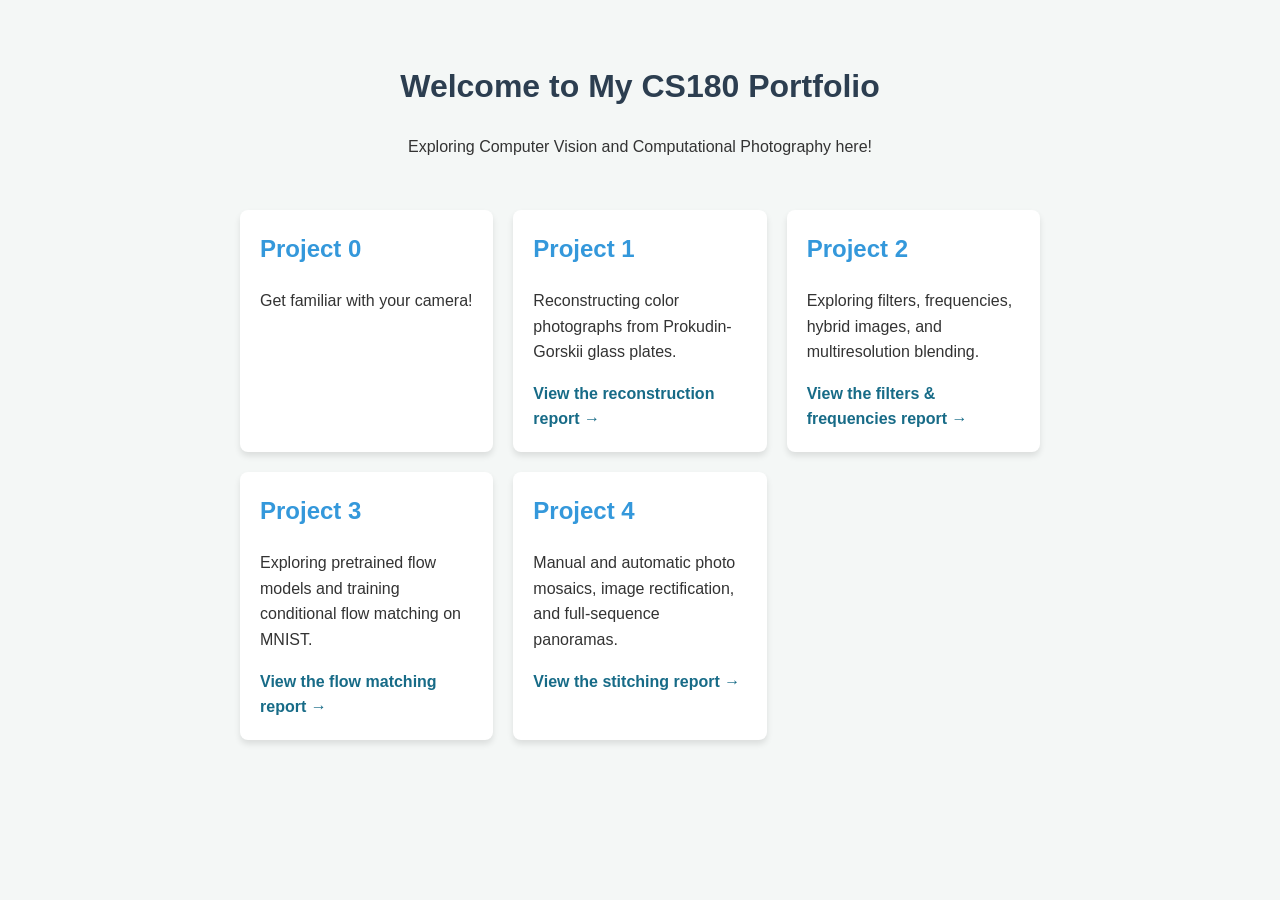
<file: index.html>
<!DOCTYPE html>
<html lang="en">
<head>
    <meta charset="UTF-8">
    <meta name="viewport" content="width=device-width, initial-scale=1.0">
    <title>My CS180 Portfolio</title>
    <style>
        body {
            font-family: 'Segoe UI', Tahoma, Geneva, Verdana, sans-serif;
            line-height: 1.6;
            color: #333;
            max-width: 800px;
            margin: 0 auto;
            padding: 40px 20px;
            background-color: #f4f7f6;
        }
        header {
            text-align: center;
            margin-bottom: 50px;
        }
        h1 { color: #2c3e50; }
        .project-grid {
            display: grid;
            grid-template-columns: repeat(auto-fill, minmax(250px, 1fr));
            gap: 20px;
        }
        .project-card {
            background: white;
            padding: 20px;
            border-radius: 8px;
            box-shadow: 0 4px 6px rgba(0,0,0,0.1);
            transition: transform 0.2s;
            text-decoration: none;
            color: #333;
            display: block;
        }
        .project-card:hover {
            transform: translateY(-5px);
            box-shadow: 0 6px 12px rgba(0,0,0,0.15);
        }
        .project-card h2 { margin-top: 0; color: #3498db; }
    </style>
</head>
<body>

    <header>
        <h1>Welcome to My CS180 Portfolio</h1>
        <p>Exploring Computer Vision and Computational Photography here!</p>
    </header>

    <div class="project-grid">
        <!-- Project 0 Card -->
        <a href="./0/index.html" class="project-card">
            <h2>Project 0</h2>
            <p> Get familiar with your camera!</p>
        </a>

        <!-- Project 1 Card -->
        <a href="./pj1/index.html" class="project-card">
            <h2>Project 1</h2>
            <p>Reconstructing color photographs from Prokudin-Gorskii glass plates.</p>
            <span style="color:#176b87;font-weight:600">View the reconstruction report &rarr;</span>
        </a>
        
        <!-- Project 2 Card -->
        <a href="./pj2/index.html" class="project-card">
            <h2>Project 2</h2>
            <p>Exploring filters, frequencies, hybrid images, and multiresolution blending.</p>
            <span style="color:#176b87;font-weight:600">View the filters &amp; frequencies report &rarr;</span>
        </a>

        <!-- Project 3 Card -->
        <a href="./pj3/index.html" class="project-card">
            <h2>Project 3</h2>
            <p>Exploring pretrained flow models and training conditional flow matching on MNIST.</p>
            <span style="color:#176b87;font-weight:600">View the flow matching report &rarr;</span>
        </a>

        <!-- Project 4 Card -->
        <a href="./pj4/index.html" class="project-card">
            <h2>Project 4</h2>
            <p>Manual and automatic photo mosaics, image rectification, and full-sequence panoramas.</p>
            <span style="color:#176b87;font-weight:600">View the stitching report &rarr;</span>
        </a>

    </div>

</body>
</html>
</file>
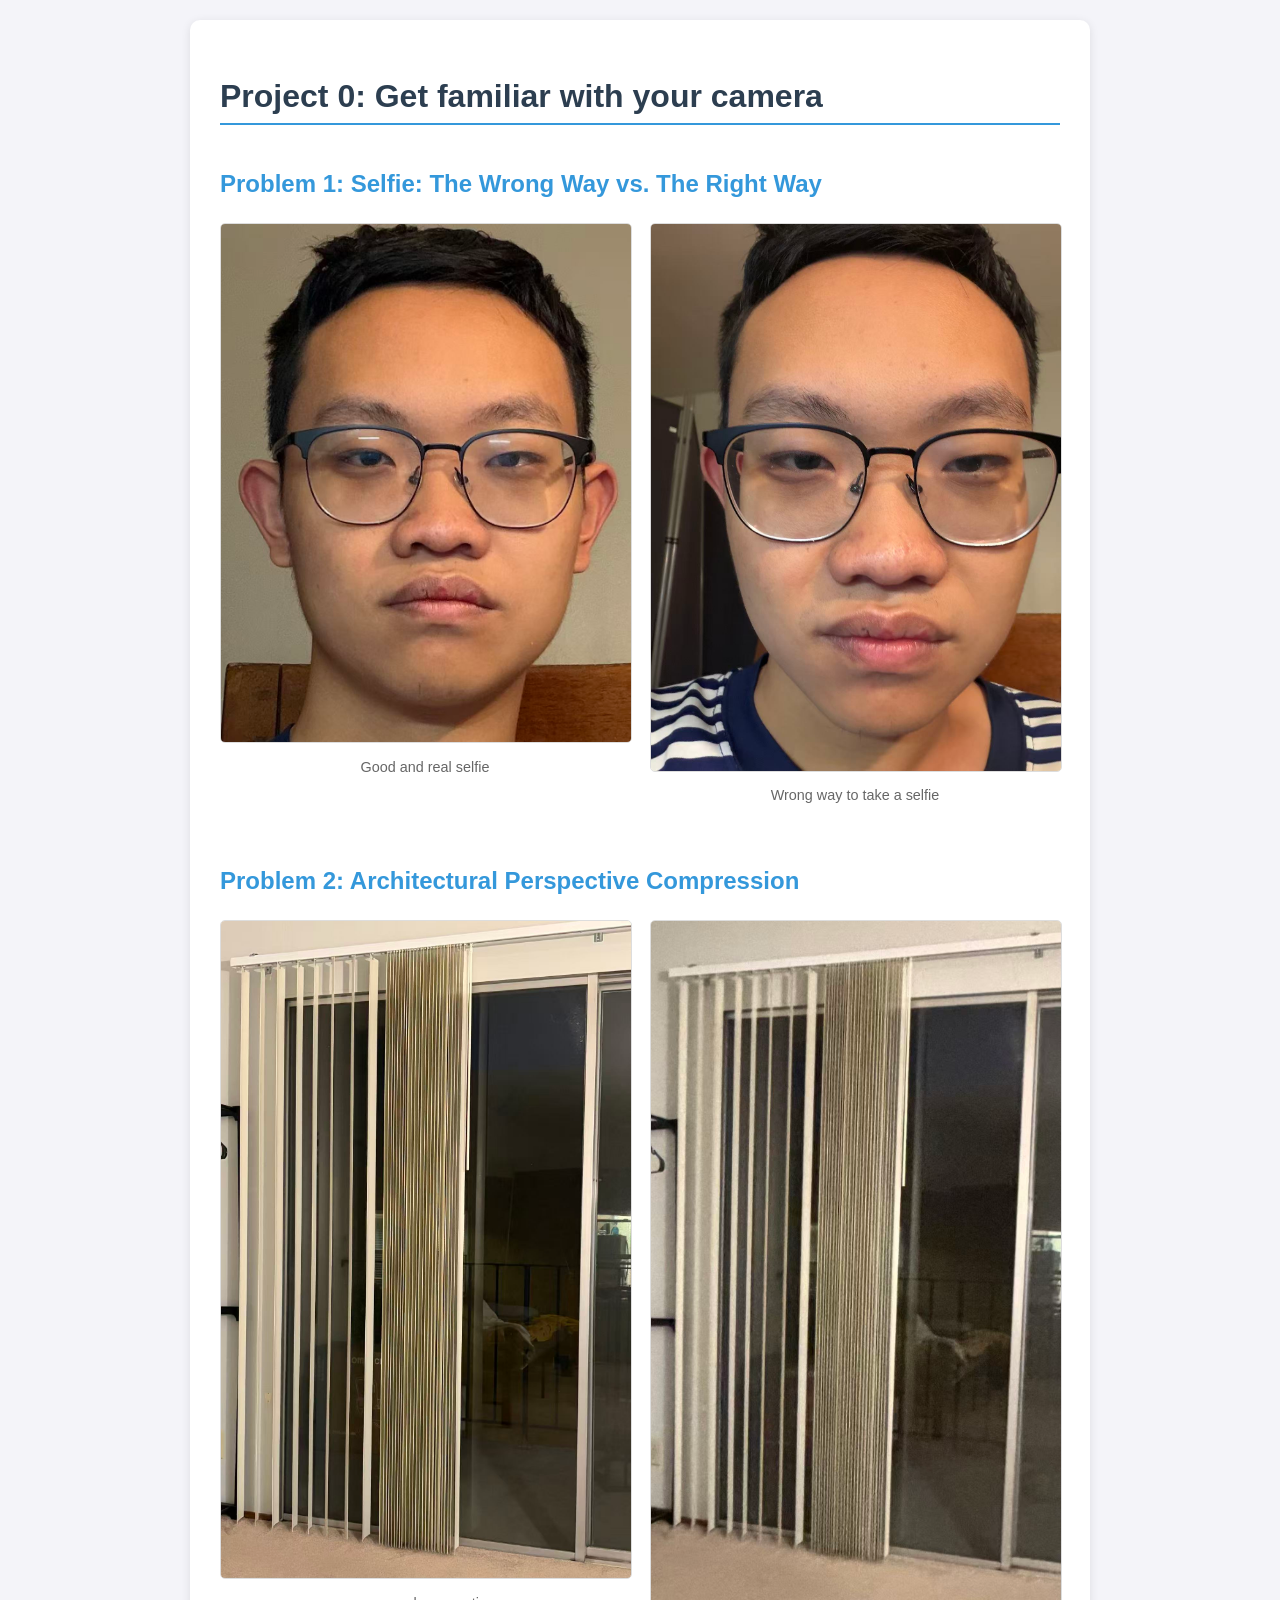
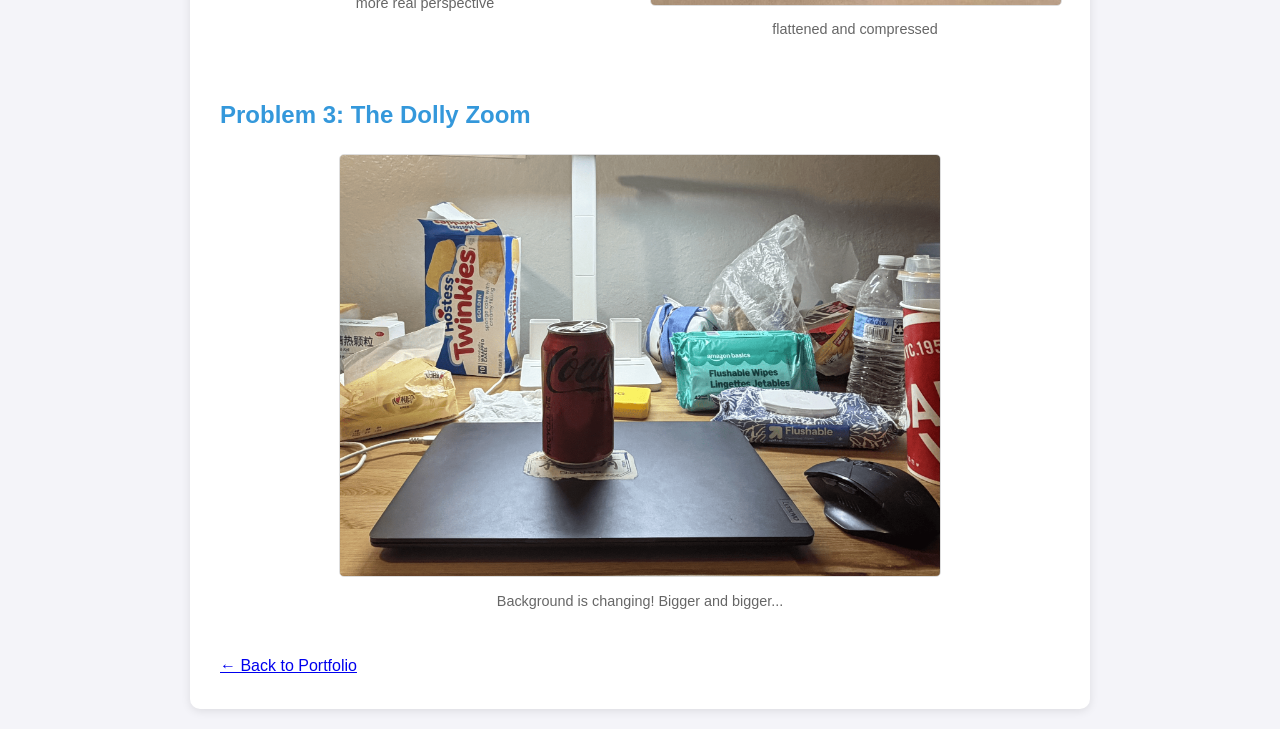
<file: 0/index.html>
<!DOCTYPE html>
<html lang="en">
<head>
    <meta charset="UTF-8">
    <meta name="viewport" content="width=device-width, initial-scale=1.0">
    <title>Project 0 - Results</title>
    <style>
        body { font-family: sans-serif; line-height: 1.6; color: #333; max-width: 900px; margin: 0 auto; padding: 20px; background-color: #f4f4f9; }
        .container { background: white; padding: 30px; border-radius: 10px; box-shadow: 0 2px 10px rgba(0,0,0,0.1); }
        h1 { color: #2c3e50; border-bottom: 2px solid #3498db; }
        h2 { color: #3498db; margin-top: 40px; }
        .img-row { display: flex; gap: 20px; flex-wrap: wrap; margin: 20px 0; }
        .img-item { flex: 1; min-width: 300px; text-align: center; }
        img { max-width: 100%; border-radius: 5px; border: 1px solid #ddd; }
        .caption { font-size: 0.9em; color: #666; margin-top: 5px; }
    </style>
</head>
<body>

<div class="container">
    <h1>Project 0: Get familiar with your camera</h1>

    <!-- Problem 1 -->
    <h2>Problem 1: Selfie: The Wrong Way vs. The Right Way</h2>
    <div class="img-row">
        <div class="img-item">
            <img src="./media/1.1.jpg" alt="P1 Result 1">
            <p class="caption">Good and real selfie</p>
        </div>
        <div class="img-item">
            <img src="./media/1.2.jpg" alt="P1 Result 2">
            <p class="caption">Wrong way to take a selfie</p>
        </div>
    </div>

    <!-- Problem 2 -->
    <h2>Problem 2: Architectural Perspective Compression</h2>
    <div class="img-row">
        <div class="img-item">
            <img src="./media/2.1.jpg" alt="P2 Result 1">
            <p class="caption">more real perspective</p>
        </div>
        <div class="img-item">
            <img src="./media/2.2.jpg" alt="P2 Result 2">
            <p class="caption">flattened and compressed</p>
        </div>
    </div>

    <!-- Problem 3 -->
    <h2>Problem 3: The Dolly Zoom</h2>
    <div style="text-align: center;">
        <img src="./media/3.gif" alt="P3 Animation" style="max-width: 600px;">
        <p class="caption">Background is changing! Bigger and bigger...</p>
    </div>

    <br>
    <a href="../index.html">← Back to Portfolio</a>
</div>

</body>
</html>
</file>
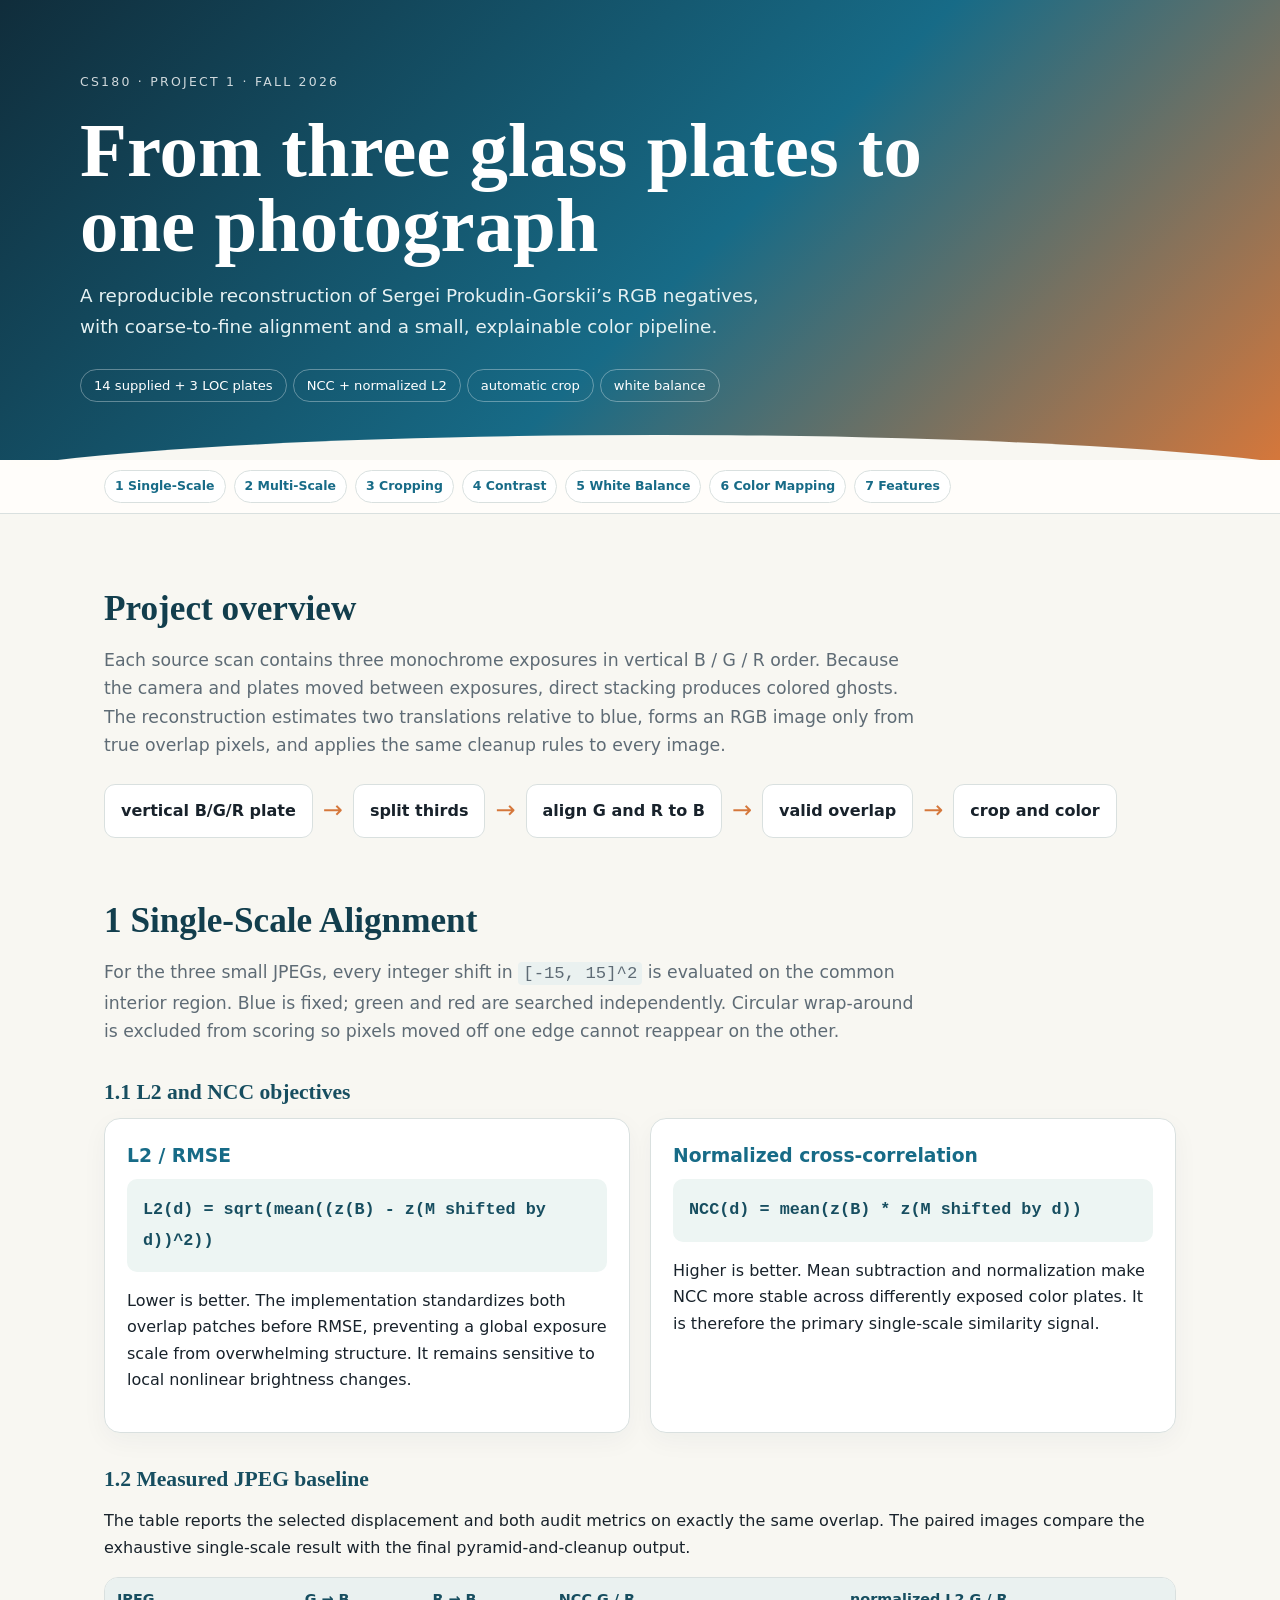
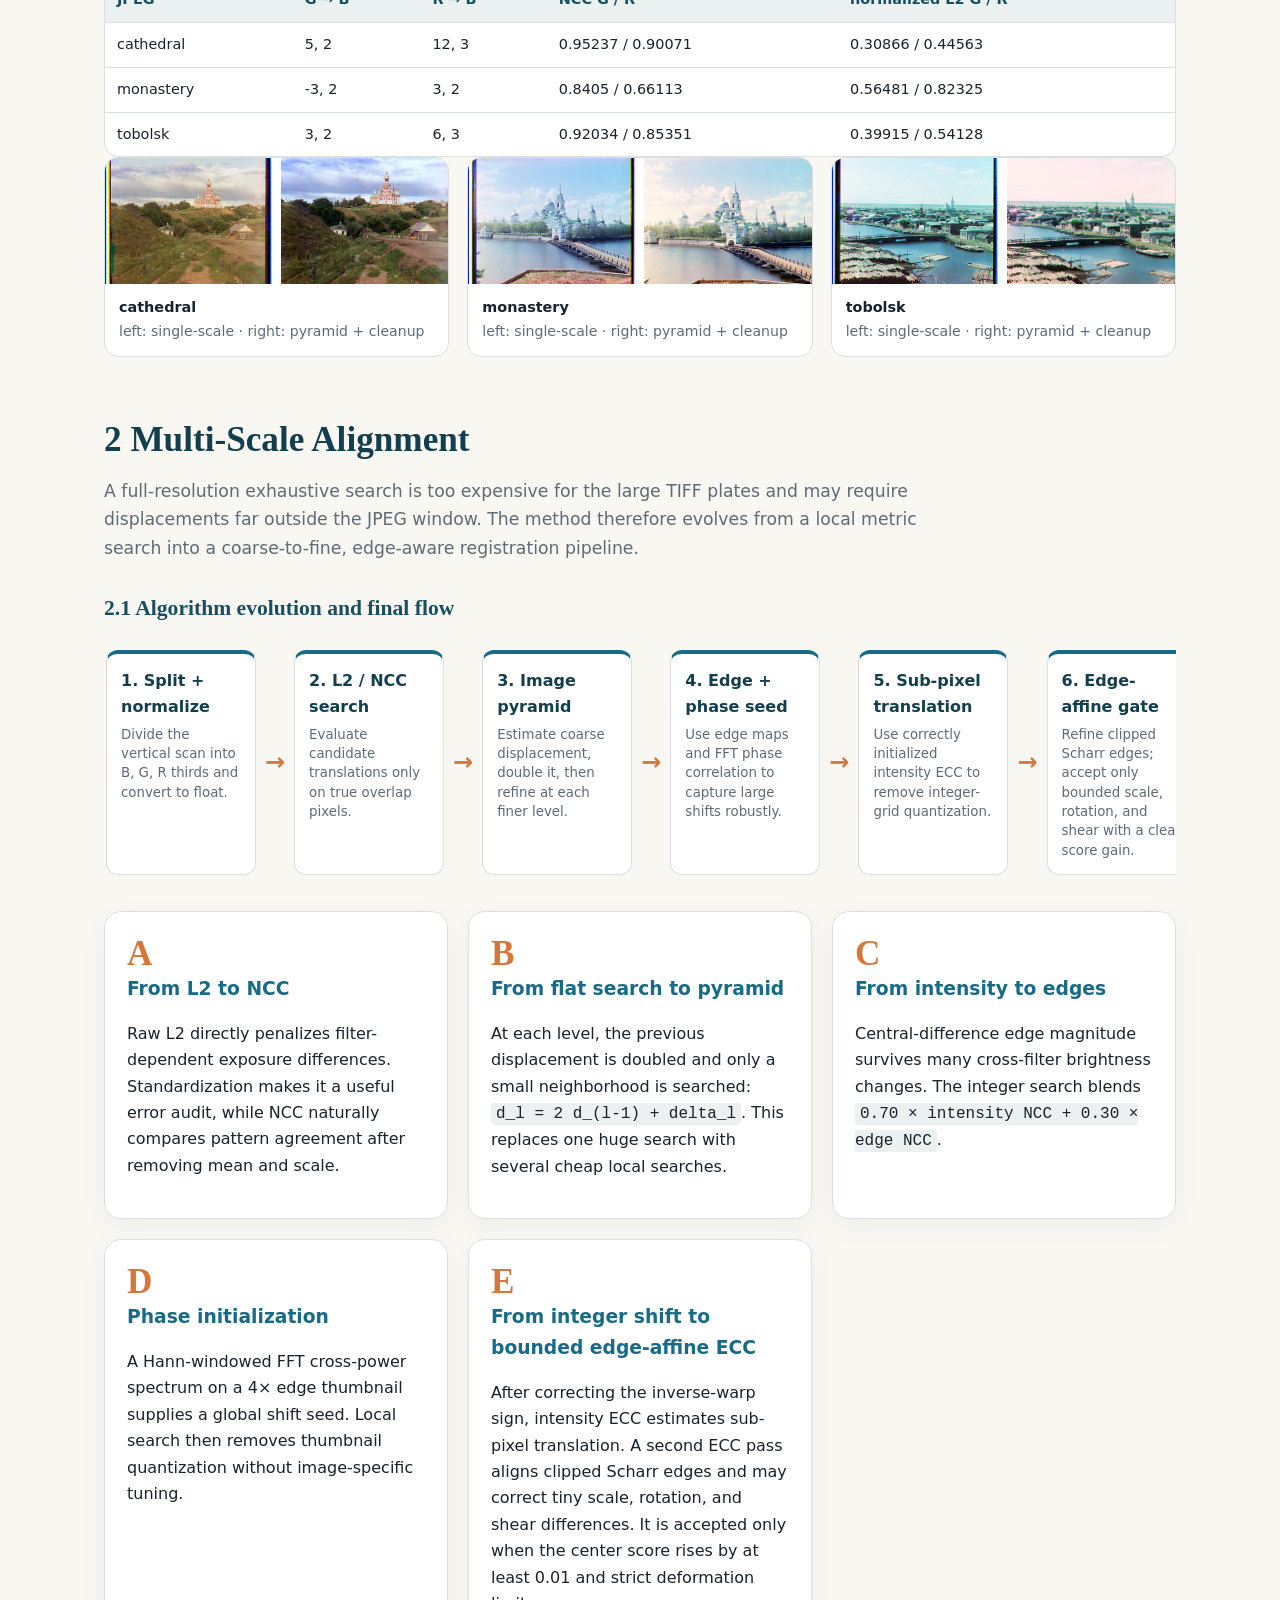
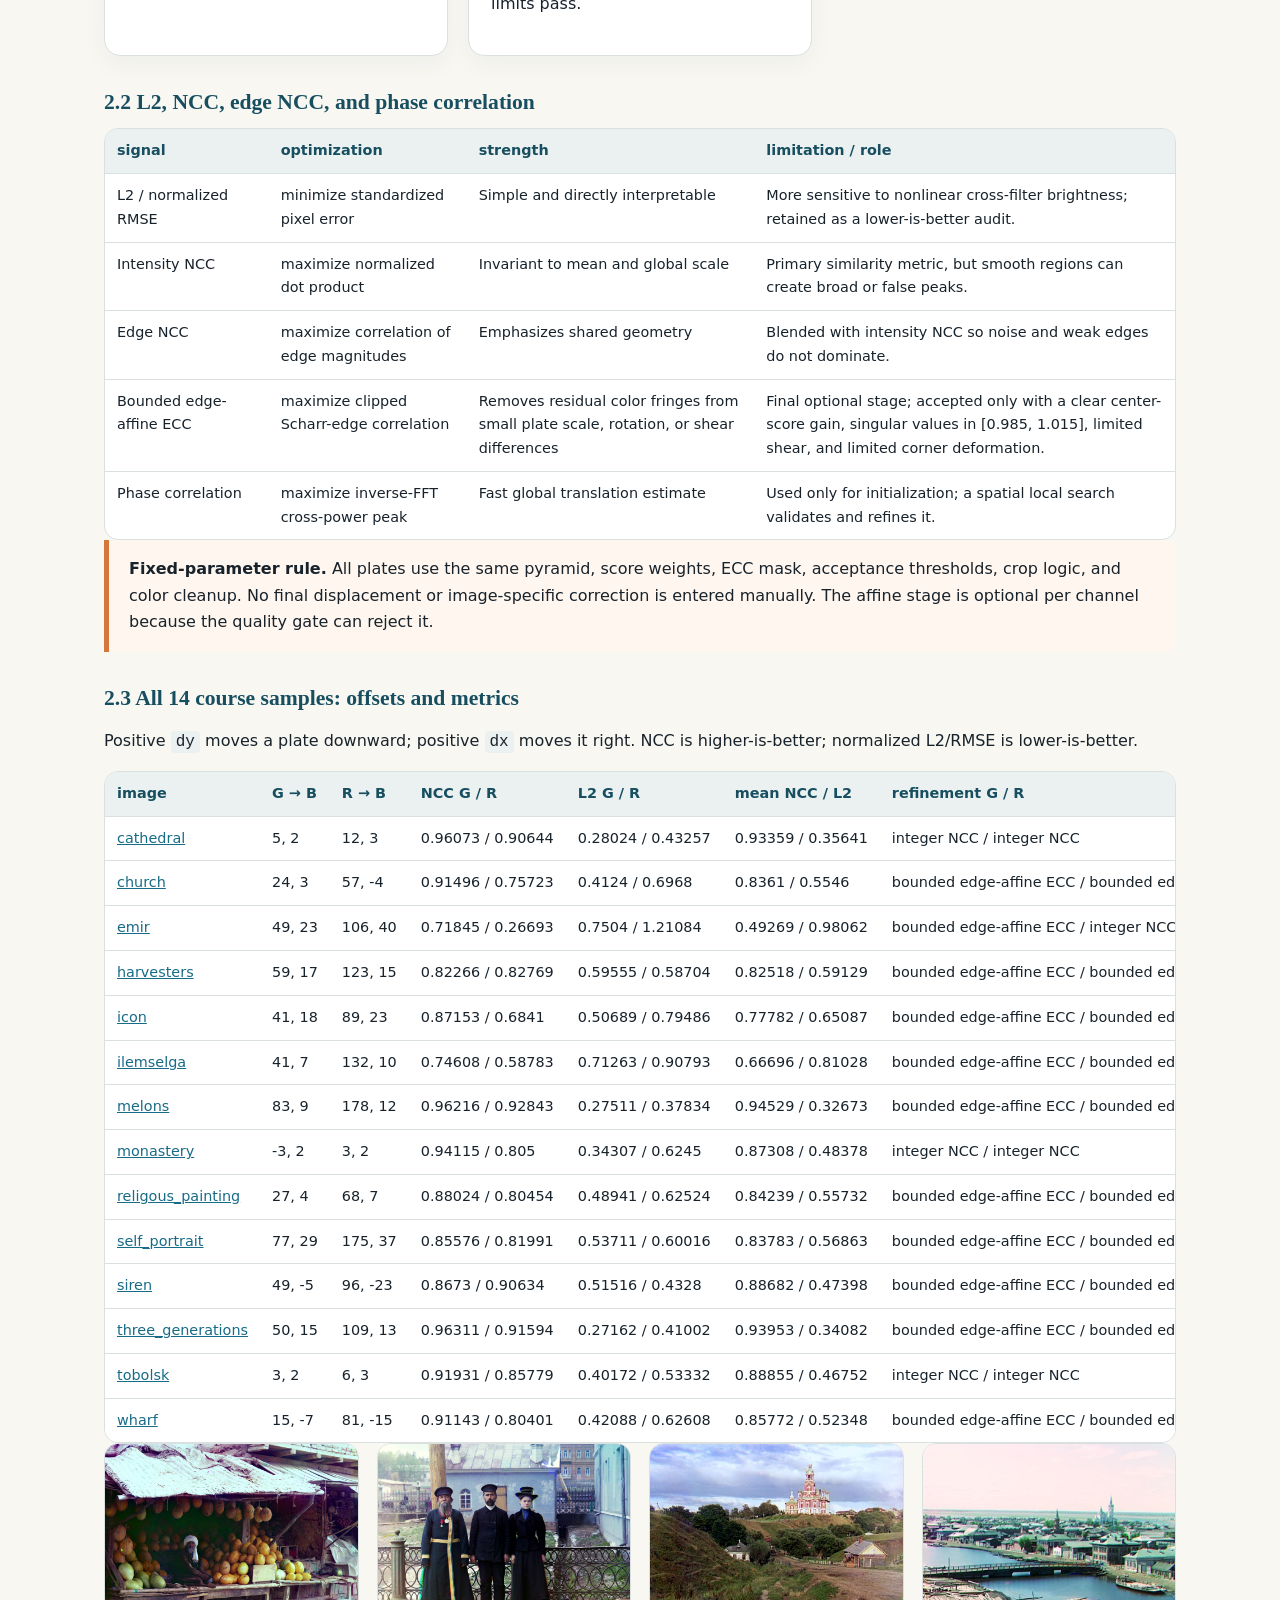
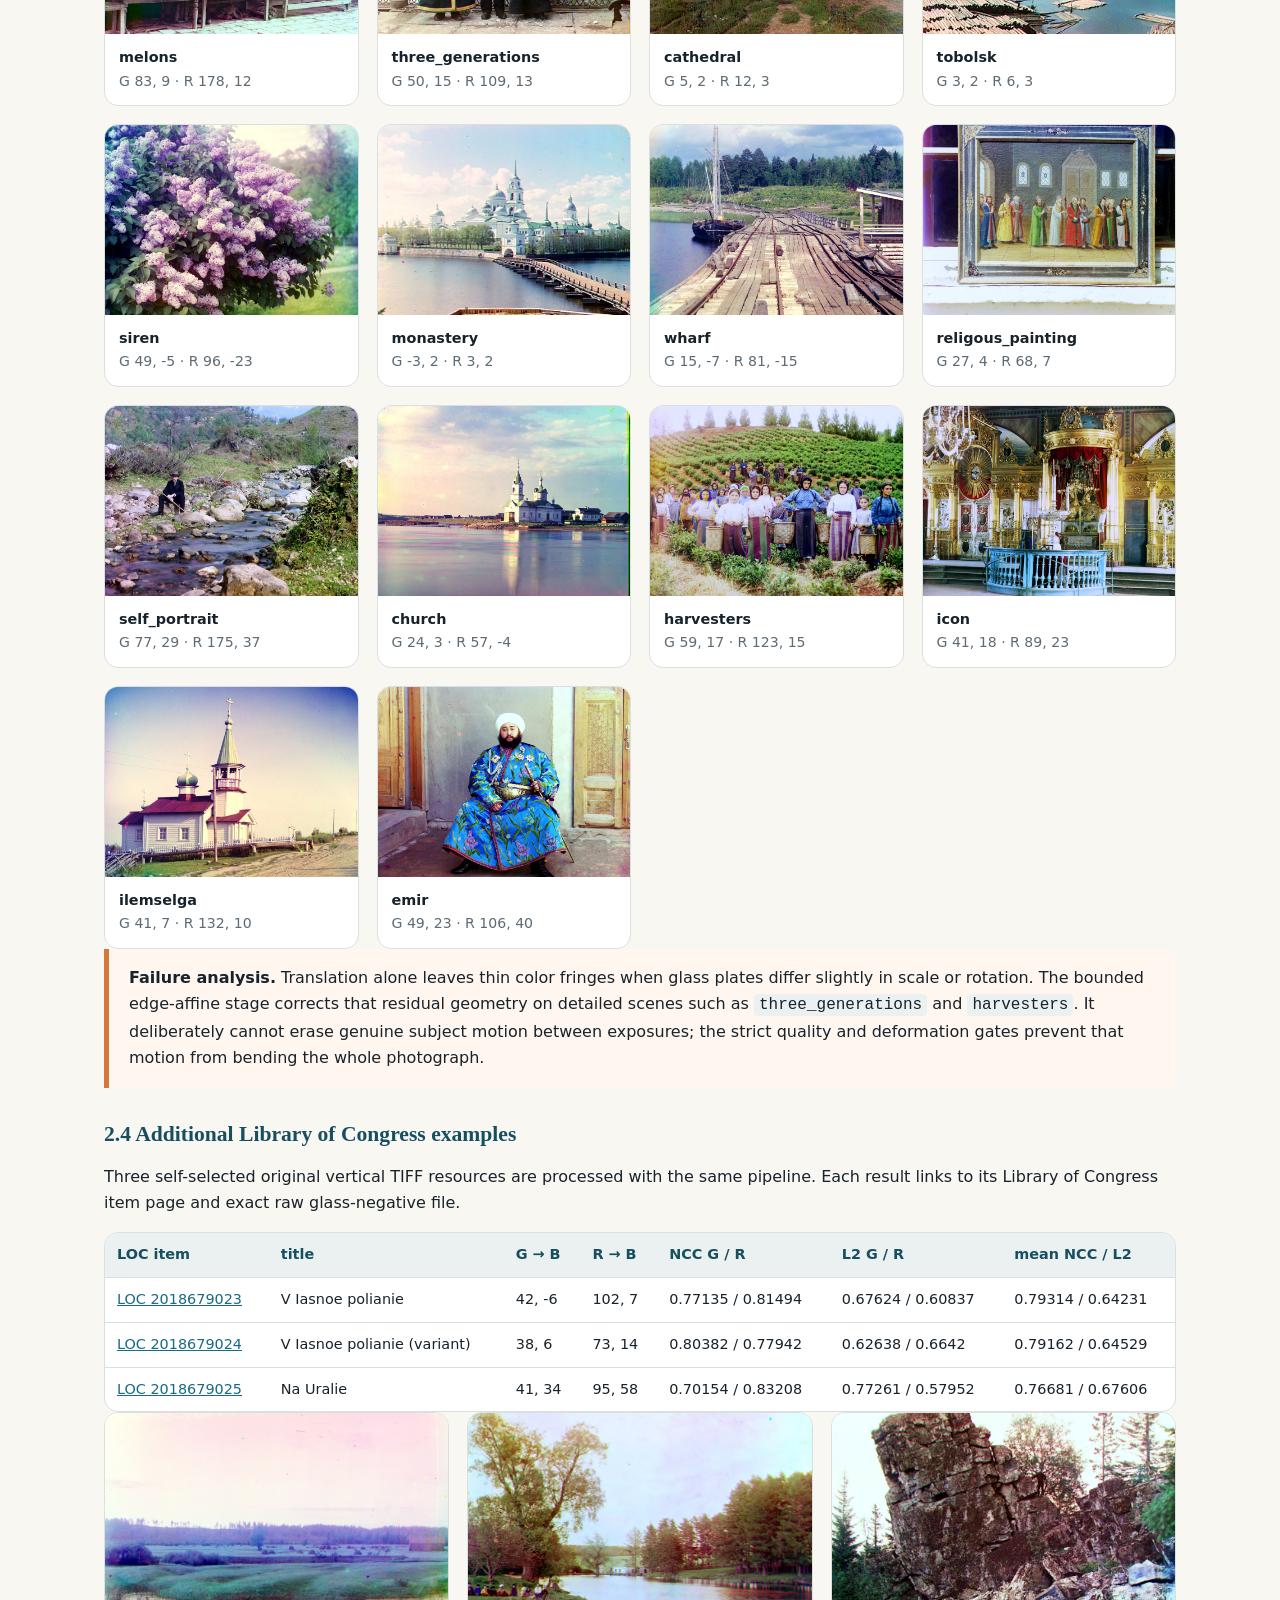
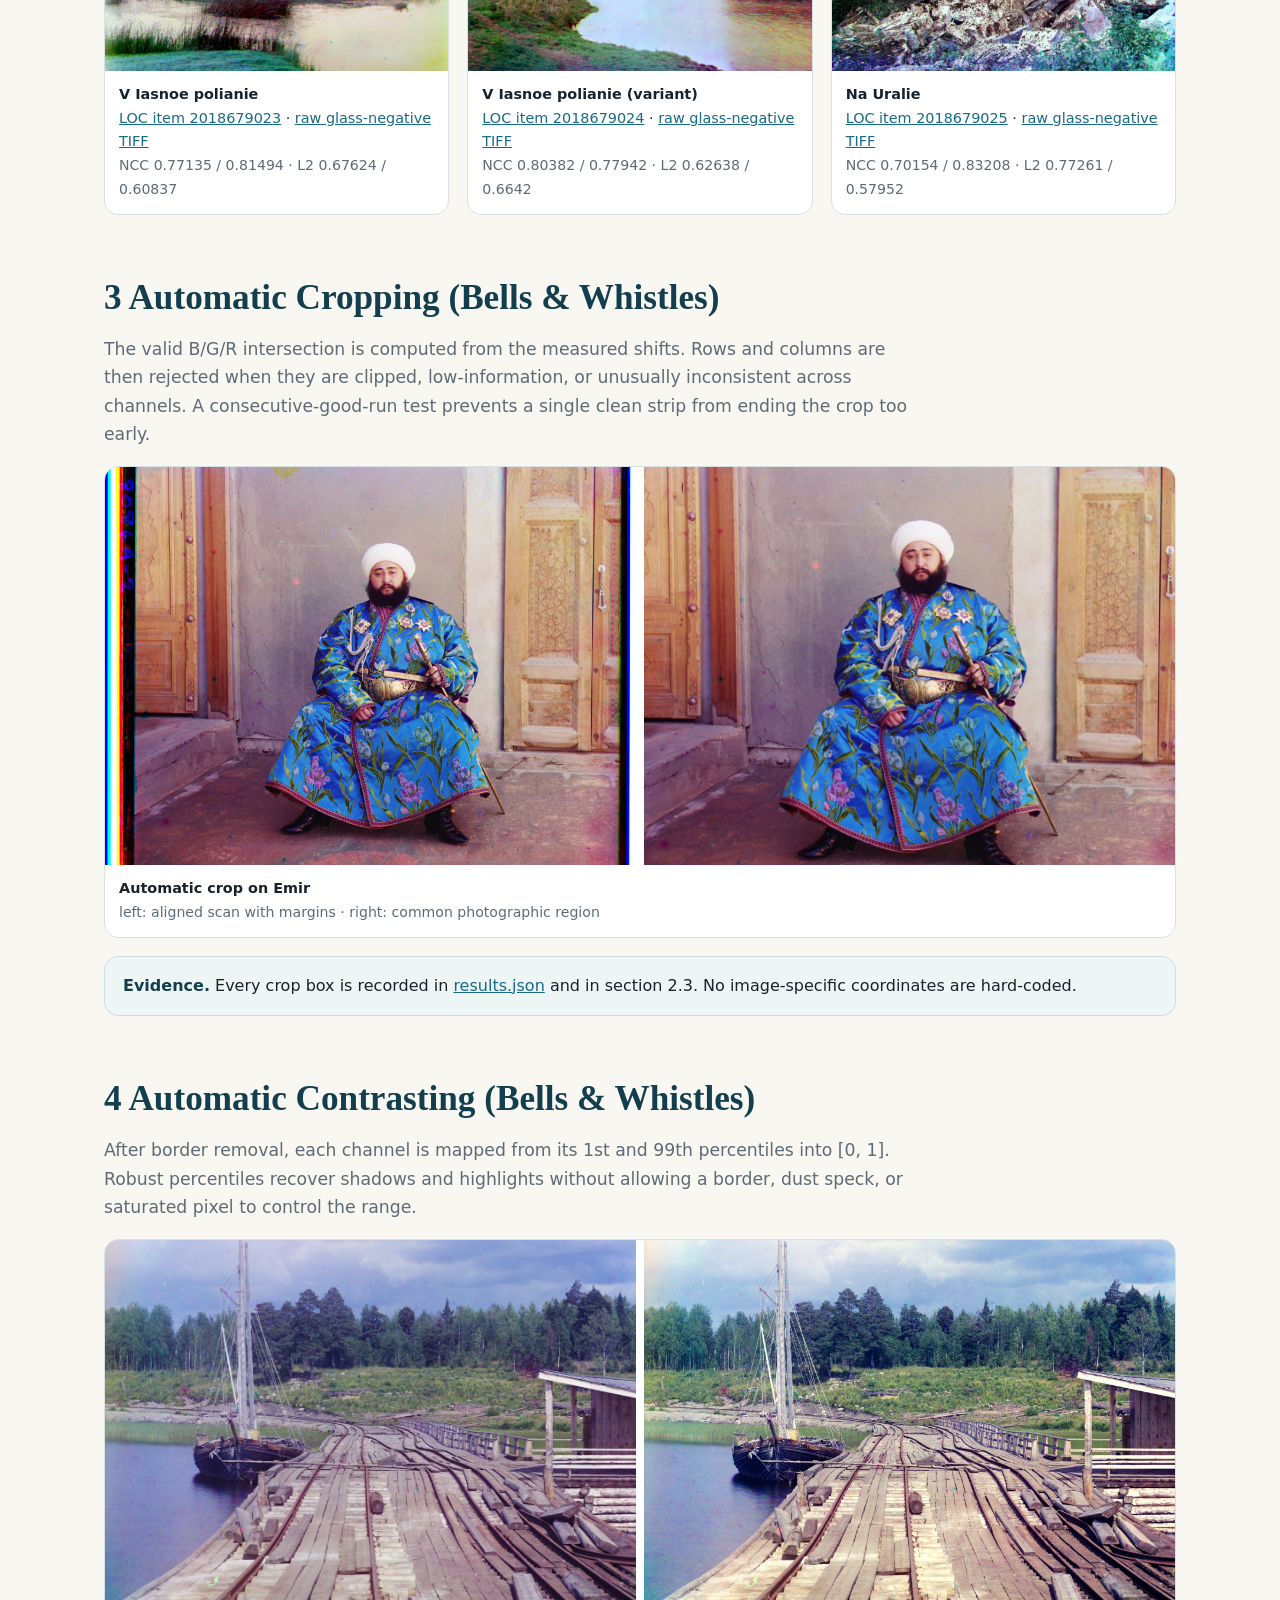
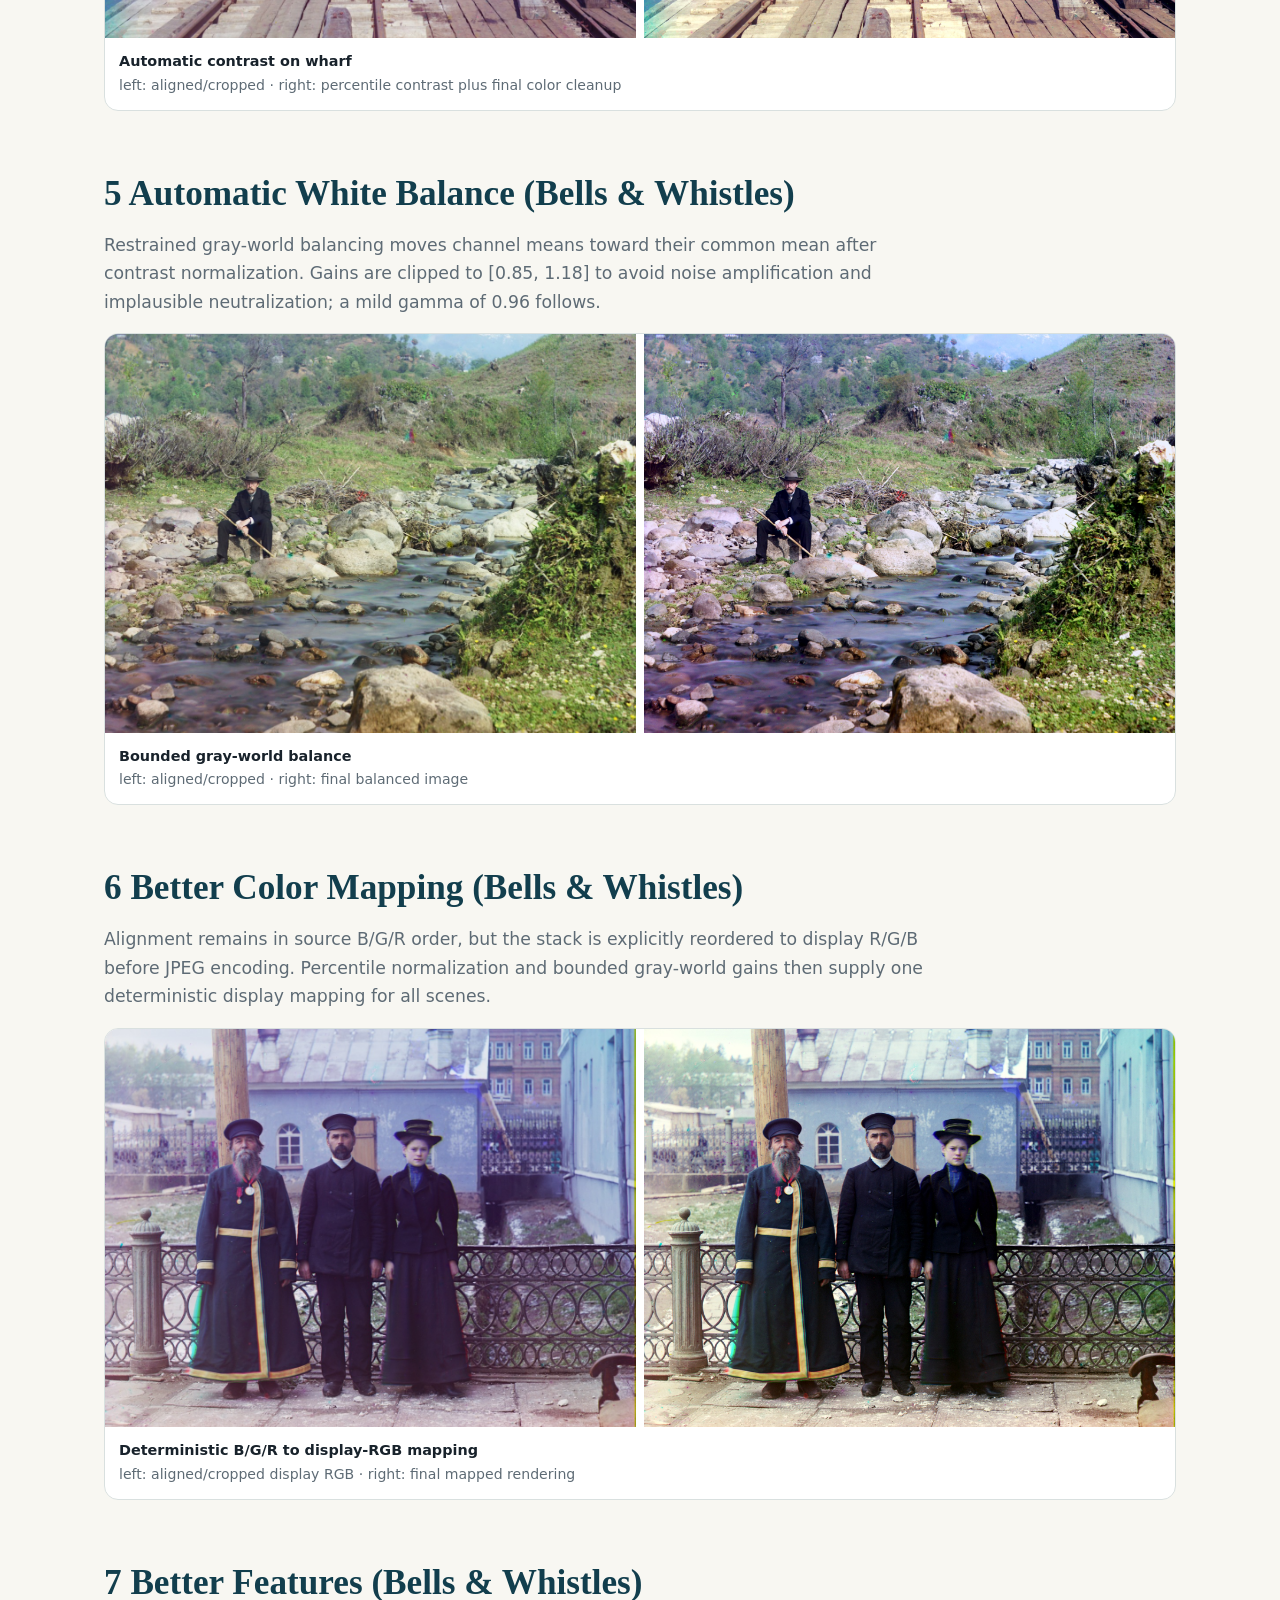
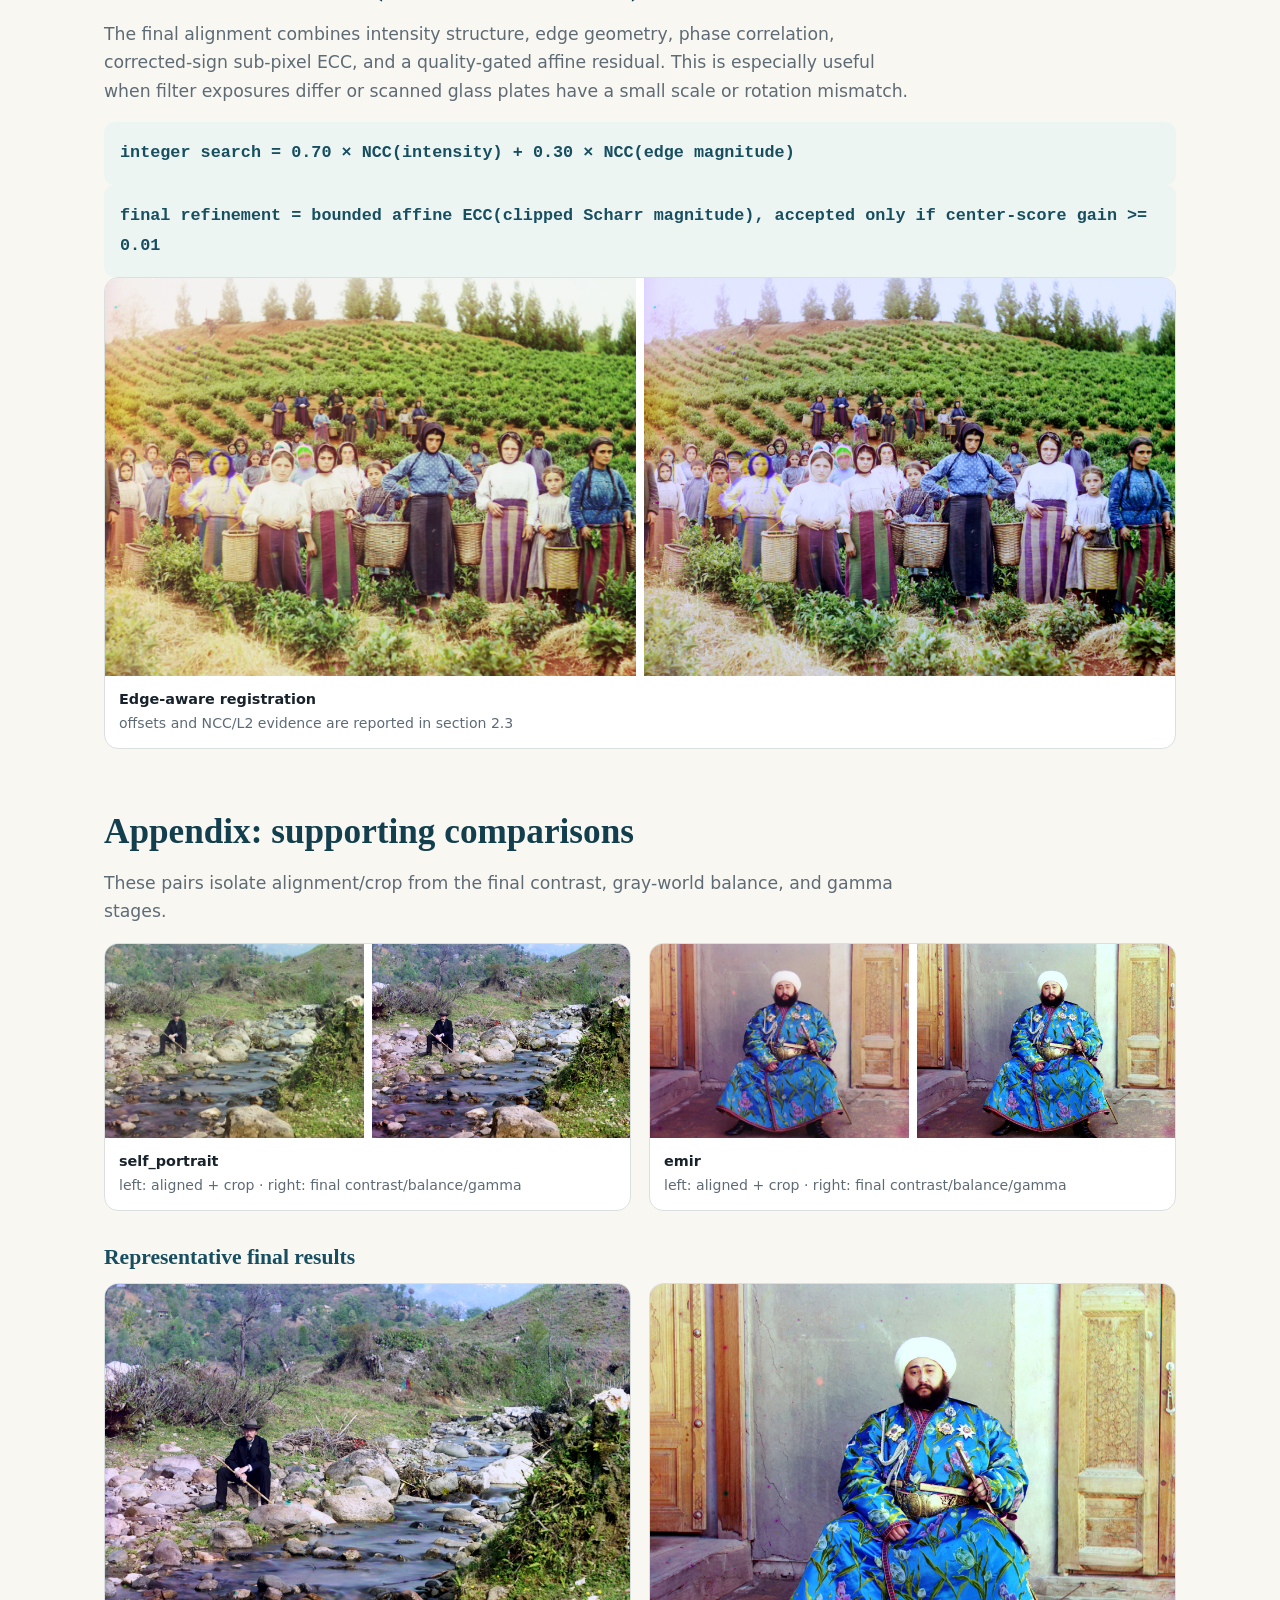
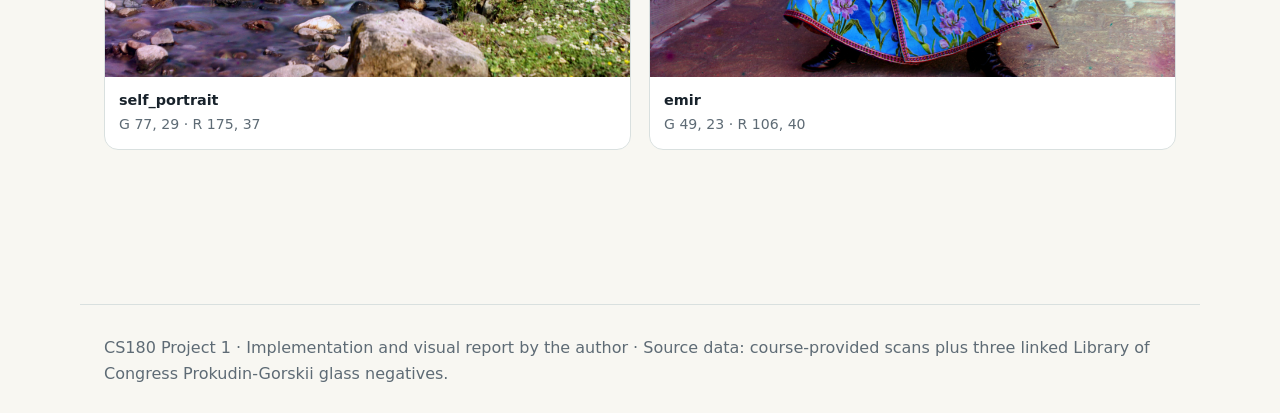
<file: pj1/index.html>
<!doctype html>
<html lang="en">
<head>
  <meta charset="utf-8">
  <meta name="viewport" content="width=device-width,initial-scale=1">
  <title>From Three Glass Plates to One Photograph</title>
  <style>
    :root{--ink:#18222b;--muted:#5e6b75;--paper:#f8f7f2;--card:#fff;--blue:#176b87;--orange:#d5773b;--line:#d9e0df}
    *{box-sizing:border-box} body{margin:0;background:var(--paper);color:var(--ink);font:16px/1.65 system-ui,-apple-system,Segoe UI,sans-serif}
    .hero{background:linear-gradient(135deg,#102d3b,#176b87 55%,#d5773b);color:white;padding:72px max(6vw,28px) 58px;position:relative;overflow:hidden}
    .hero:after{content:"";position:absolute;inset:auto -8% -135px -5%;height:160px;background:var(--paper);border-radius:50% 50% 0 0/35% 35% 0 0;pointer-events:none}
    .hero-inner{max-width:1120px;margin:auto;position:relative;z-index:1}.kicker{letter-spacing:.18em;text-transform:uppercase;font-size:.78rem;opacity:.8}.hero h1{font:700 clamp(2.4rem,6vw,5.5rem)/.98 Georgia,serif;max-width:860px;margin:20px 0 18px}.hero p{font-size:1.15rem;max-width:700px;color:#e6f2f3}.pill{display:inline-block;border:1px solid #ffffff55;border-radius:2em;padding:5px 13px;margin:8px 6px 0 0;font-size:.82rem}
    main{max-width:1120px;margin:auto;padding:12px 24px 90px}section{margin:64px 0}h2{font:700 2.2rem/1.1 Georgia,serif;margin:0 0 14px;color:#123e4d}h3{margin-top:30px;color:#176b87}.lede{font-size:1.08rem;color:var(--muted);max-width:820px}.grid{display:grid;gap:20px}.two{grid-template-columns:repeat(auto-fit,minmax(280px,1fr))}.three{grid-template-columns:repeat(auto-fit,minmax(220px,1fr))}.card{background:var(--card);border:1px solid var(--line);border-radius:16px;padding:22px;box-shadow:0 8px 26px #16323b0b}.card h3{margin:0 0 8px}.number{font:700 2.2rem Georgia;color:var(--orange)}code{background:#eaf1f0;padding:2px 5px;border-radius:4px}.formula{font:600 1.05rem/1.8 ui-monospace,SFMono-Regular,monospace;color:#174e60;background:#edf5f3;padding:16px;border-radius:10px;overflow:auto}.flow{display:flex;flex-wrap:wrap;align-items:center;gap:10px;margin-top:24px}.flow b{background:#fff;border:1px solid var(--line);padding:13px 16px;border-radius:11px}.arrow{color:var(--orange);font-size:1.5rem}.table-wrap{overflow:auto;border:1px solid var(--line);border-radius:14px;background:#fff}table{border-collapse:collapse;width:100%;font-size:.9rem}th,td{padding:10px 12px;border-bottom:1px solid var(--line);text-align:left;white-space:nowrap}th{background:#eaf1f0;color:#174e60;position:sticky;top:0}tr:last-child td{border-bottom:0}.gallery{display:grid;grid-template-columns:repeat(auto-fit,minmax(250px,1fr));gap:18px}.gallery figure{margin:0;background:#fff;border:1px solid var(--line);border-radius:14px;overflow:hidden}.gallery img{width:100%;display:block;aspect-ratio:4/3;object-fit:cover;background:#dbe3e2}.gallery figcaption{padding:12px 14px;font-size:.9rem}.compare{display:grid;grid-template-columns:1fr 1fr;gap:8px}.compare img{aspect-ratio:4/3}.tag{color:#176b87;font-weight:700;font-size:.78rem;text-transform:uppercase;letter-spacing:.08em}.callout{border-left:5px solid var(--orange);background:#fff7ef;padding:16px 20px;border-radius:0 12px 12px 0}.small{font-size:.88rem;color:var(--muted)}footer{border-top:1px solid var(--line);padding:30px 24px;color:var(--muted);max-width:1120px;margin:auto}a{color:var(--blue)}
  
    .rubric-nav{position:sticky;top:0;z-index:10;background:#fffdfaf2;backdrop-filter:blur(10px);border-bottom:1px solid var(--line)}
    .rubric-nav .nav-inner{max-width:1120px;margin:auto;padding:10px 24px;display:flex;gap:8px;overflow-x:auto;scrollbar-width:thin}
    .rubric-nav a{flex:0 0 auto;border:1px solid var(--line);border-radius:999px;padding:5px 10px;color:var(--blue);font-size:.78rem;font-weight:700;text-decoration:none;white-space:nowrap;background:#fff}
    .rubric-nav a:hover,.rubric-nav a:focus-visible{background:var(--blue);color:#fff;outline:none}
    section[id]{scroll-margin-top:64px}.evidence{background:#eef6f5;border:1px solid #c9dfdc;border-radius:14px;padding:16px 18px;margin-top:18px}
    .evidence b{color:#123e4d}.section-note{font-size:.88rem;color:var(--muted);margin-top:8px}
    @media (max-width:600px){.rubric-nav .nav-inner{padding:9px 16px}main{padding-left:16px;padding-right:16px}.hero{padding-left:24px;padding-right:24px}}

  
    .algorithm-flow{display:flex;align-items:stretch;gap:9px;margin:24px 0;overflow-x:auto;padding:4px 2px 12px}
    .flow-step{min-width:150px;flex:1;background:#fff;border:1px solid var(--line);border-top:4px solid var(--blue);border-radius:12px;padding:14px}
    .flow-step strong{display:block;color:var(--navy,#123e4d);margin-bottom:4px}.flow-step small{display:block;color:var(--muted);line-height:1.45}
    .flow-arrow{align-self:center;color:var(--orange);font-size:1.5rem;font-weight:800}.subhead{font:700 1.35rem/1.2 Georgia,serif;color:#174e60;margin:34px 0 12px}
    .metric-compare td{white-space:normal;vertical-align:top;min-width:145px}.metric-compare th{white-space:normal}.equation{font-family:ui-monospace,SFMono-Regular,monospace;color:#174e60}
    @media(max-width:700px){.algorithm-flow{display:grid;grid-template-columns:1fr}.flow-arrow{transform:rotate(90deg);justify-self:center}.flow-step{min-width:0}}

  </style>
</head>
<body>
<header class="hero"><div class="hero-inner">
  <div class="kicker">CS180 · Project 1 · Fall 2026</div>
  <h1>From three glass plates to one photograph</h1>
  <p>A reproducible reconstruction of Sergei Prokudin-Gorskii’s RGB negatives, with coarse-to-fine alignment and a small, explainable color pipeline.</p>
  <span class="pill">14 supplied + 3 LOC plates</span><span class="pill">NCC + normalized L2</span><span class="pill">automatic crop</span><span class="pill">white balance</span>
</div></header>
<nav class="rubric-nav" aria-label="Gradescope sections"><div class="nav-inner">
<a href="#q1">1 Single-Scale</a><a href="#q2">2 Multi-Scale</a><a href="#q3">3 Cropping</a><a href="#q4">4 Contrast</a><a href="#q5">5 White Balance</a><a href="#q6">6 Color Mapping</a><a href="#q7">7 Features</a>
</div></nav>
<main>
<section aria-labelledby="overview"><h2 id="overview">Project overview</h2>
<p class="lede">Each source scan contains three monochrome exposures in vertical B / G / R order. Because the camera and plates moved between exposures, direct stacking produces colored ghosts. The reconstruction estimates two translations relative to blue, forms an RGB image only from true overlap pixels, and applies the same cleanup rules to every image.</p>
<div class="flow"><b>vertical B/G/R plate</b><span class="arrow">→</span><b>split thirds</b><span class="arrow">→</span><b>align G and R to B</b><span class="arrow">→</span><b>valid overlap</b><span class="arrow">→</span><b>crop and color</b></div>
</section>

<section id="q1"><h2>1 Single-Scale Alignment</h2>
<p class="lede">For the three small JPEGs, every integer shift in <code>[-15, 15]^2</code> is evaluated on the common interior region. Blue is fixed; green and red are searched independently. Circular wrap-around is excluded from scoring so pixels moved off one edge cannot reappear on the other.</p>
<h3 class="subhead">1.1 L2 and NCC objectives</h3>
<div class="grid two">
<div class="card"><h3>L2 / RMSE</h3><div class="formula">L2(d) = sqrt(mean((z(B) - z(M shifted by d))^2))</div><p>Lower is better. The implementation standardizes both overlap patches before RMSE, preventing a global exposure scale from overwhelming structure. It remains sensitive to local nonlinear brightness changes.</p></div>
<div class="card"><h3>Normalized cross-correlation</h3><div class="formula">NCC(d) = mean(z(B) * z(M shifted by d))</div><p>Higher is better. Mean subtraction and normalization make NCC more stable across differently exposed color plates. It is therefore the primary single-scale similarity signal.</p></div>
</div>
<h3 class="subhead">1.2 Measured JPEG baseline</h3>
<p>The table reports the selected displacement and both audit metrics on exactly the same overlap. The paired images compare the exhaustive single-scale result with the final pyramid-and-cleanup output.</p>
<div class="table-wrap"><table><thead><tr><th>JPEG</th><th>G → B</th><th>R → B</th><th>NCC G / R</th><th>normalized L2 G / R</th></tr></thead><tbody id="single-body"><tr><td colspan="5">Loading baseline metrics…</td></tr></tbody></table></div>
<div class="gallery" id="single-gallery"></div>
</section>

<section id="q2"><h2>2 Multi-Scale Alignment</h2>
<p class="lede">A full-resolution exhaustive search is too expensive for the large TIFF plates and may require displacements far outside the JPEG window. The method therefore evolves from a local metric search into a coarse-to-fine, edge-aware registration pipeline.</p>
<h3 class="subhead">2.1 Algorithm evolution and final flow</h3>
<div class="algorithm-flow" role="list" aria-label="Alignment algorithm flowchart">
<div class="flow-step" role="listitem"><strong>1. Split + normalize</strong><small>Divide the vertical scan into B, G, R thirds and convert to float.</small></div><span class="flow-arrow" aria-hidden="true">→</span>
<div class="flow-step" role="listitem"><strong>2. L2 / NCC search</strong><small>Evaluate candidate translations only on true overlap pixels.</small></div><span class="flow-arrow" aria-hidden="true">→</span>
<div class="flow-step" role="listitem"><strong>3. Image pyramid</strong><small>Estimate coarse displacement, double it, then refine at each finer level.</small></div><span class="flow-arrow" aria-hidden="true">→</span>
<div class="flow-step" role="listitem"><strong>4. Edge + phase seed</strong><small>Use edge maps and FFT phase correlation to capture large shifts robustly.</small></div><span class="flow-arrow" aria-hidden="true">→</span>
<div class="flow-step" role="listitem"><strong>5. Sub-pixel translation</strong><small>Use correctly initialized intensity ECC to remove integer-grid quantization.</small></div><span class="flow-arrow" aria-hidden="true">&rarr;</span>
<div class="flow-step" role="listitem"><strong>6. Edge-affine gate</strong><small>Refine clipped Scharr edges; accept only bounded scale, rotation, and shear with a clear score gain.</small></div><span class="flow-arrow" aria-hidden="true">&rarr;</span>
<div class="flow-step" role="listitem"><strong>7. Crop + color</strong><small>Intersect valid support, detect borders, then contrast and white-balance.</small></div>
</div>
<div class="grid two">
<div class="card"><span class="number">A</span><h3>From L2 to NCC</h3><p>Raw L2 directly penalizes filter-dependent exposure differences. Standardization makes it a useful error audit, while NCC naturally compares pattern agreement after removing mean and scale.</p></div>
<div class="card"><span class="number">B</span><h3>From flat search to pyramid</h3><p>At each level, the previous displacement is doubled and only a small neighborhood is searched: <code>d_l = 2 d_(l-1) + delta_l</code>. This replaces one huge search with several cheap local searches.</p></div>
<div class="card"><span class="number">C</span><h3>From intensity to edges</h3><p>Central-difference edge magnitude survives many cross-filter brightness changes. The integer search blends <code>0.70 &times; intensity NCC + 0.30 &times; edge NCC</code>.</p></div>
<div class="card"><span class="number">D</span><h3>Phase initialization</h3><p>A Hann-windowed FFT cross-power spectrum on a 4× edge thumbnail supplies a global shift seed. Local search then removes thumbnail quantization without image-specific tuning.</p></div>
<div class="card"><span class="number">E</span><h3>From integer shift to bounded edge-affine ECC</h3><p>After correcting the inverse-warp sign, intensity ECC estimates sub-pixel translation. A second ECC pass aligns clipped Scharr edges and may correct tiny scale, rotation, and shear differences. It is accepted only when the center score rises by at least 0.01 and strict deformation limits pass.</p></div>
</div>
<h3 class="subhead">2.2 L2, NCC, edge NCC, and phase correlation</h3>
<div class="table-wrap"><table class="metric-compare"><thead><tr><th>signal</th><th>optimization</th><th>strength</th><th>limitation / role</th></tr></thead><tbody>
<tr><td>L2 / normalized RMSE</td><td>minimize standardized pixel error</td><td>Simple and directly interpretable</td><td>More sensitive to nonlinear cross-filter brightness; retained as a lower-is-better audit.</td></tr>
<tr><td>Intensity NCC</td><td>maximize normalized dot product</td><td>Invariant to mean and global scale</td><td>Primary similarity metric, but smooth regions can create broad or false peaks.</td></tr>
<tr><td>Edge NCC</td><td>maximize correlation of edge magnitudes</td><td>Emphasizes shared geometry</td><td>Blended with intensity NCC so noise and weak edges do not dominate.</td></tr>
<tr><td>Bounded edge-affine ECC</td><td>maximize clipped Scharr-edge correlation</td><td>Removes residual color fringes from small plate scale, rotation, or shear differences</td><td>Final optional stage; accepted only with a clear center-score gain, singular values in [0.985, 1.015], limited shear, and limited corner deformation.</td></tr>
<tr><td>Phase correlation</td><td>maximize inverse-FFT cross-power peak</td><td>Fast global translation estimate</td><td>Used only for initialization; a spatial local search validates and refines it.</td></tr>
</tbody></table></div>
<div class="callout"><b>Fixed-parameter rule.</b> All plates use the same pyramid, score weights, ECC mask, acceptance thresholds, crop logic, and color cleanup. No final displacement or image-specific correction is entered manually. The affine stage is optional per channel because the quality gate can reject it.</div>

<h3 class="subhead">2.3 All 14 course samples: offsets and metrics</h3>
<p>Positive <code>dy</code> moves a plate downward; positive <code>dx</code> moves it right. NCC is higher-is-better; normalized L2/RMSE is lower-is-better.</p>
<div class="table-wrap"><table><thead><tr><th>image</th><th>G → B</th><th>R → B</th><th>NCC G / R</th><th>L2 G / R</th><th>mean NCC / L2</th><th>refinement G / R</th><th>crop (t,b,l,r)</th></tr></thead><tbody id="results-body"><tr><td colspan="8">Loading results…</td></tr></tbody></table></div>
<div class="gallery" id="results-gallery"></div>
<div class="callout"><b>Failure analysis.</b> Translation alone leaves thin color fringes when glass plates differ slightly in scale or rotation. The bounded edge-affine stage corrects that residual geometry on detailed scenes such as <code>three_generations</code> and <code>harvesters</code>. It deliberately cannot erase genuine subject motion between exposures; the strict quality and deformation gates prevent that motion from bending the whole photograph.</div>

<h3 class="subhead">2.4 Additional Library of Congress examples</h3>
<p>Three self-selected original vertical TIFF resources are processed with the same pipeline. Each result links to its Library of Congress item page and exact raw glass-negative file.</p>
<div class="table-wrap"><table><thead><tr><th>LOC item</th><th>title</th><th>G → B</th><th>R → B</th><th>NCC G / R</th><th>L2 G / R</th><th>mean NCC / L2</th></tr></thead><tbody id="loc-results-body"><tr><td colspan="7">Loading LOC examples…</td></tr></tbody></table></div>
<div class="gallery" id="loc-gallery"></div>
</section>

<section id="q3"><h2>3 Automatic Cropping (Bells &amp; Whistles)</h2>
<p class="lede">The valid B/G/R intersection is computed from the measured shifts. Rows and columns are then rejected when they are clipped, low-information, or unusually inconsistent across channels. A consecutive-good-run test prevents a single clean strip from ending the crop too early.</p>
<div class="gallery"><figure><div class="compare"><img loading="lazy" src="results/emir_raw.jpg" alt="Emir before automatic crop"><img loading="lazy" src="results/emir_before.jpg" alt="Emir after automatic crop"></div><figcaption><b>Automatic crop on Emir</b><br><span class="small">left: aligned scan with margins · right: common photographic region</span></figcaption></figure></div>
<div class="evidence"><b>Evidence.</b> Every crop box is recorded in <a href="results/results.json">results.json</a> and in section 2.3. No image-specific coordinates are hard-coded.</div>
</section>

<section id="q4"><h2>4 Automatic Contrasting (Bells &amp; Whistles)</h2>
<p class="lede">After border removal, each channel is mapped from its 1st and 99th percentiles into [0, 1]. Robust percentiles recover shadows and highlights without allowing a border, dust speck, or saturated pixel to control the range.</p>
<div class="gallery"><figure><div class="compare"><img loading="lazy" src="results/wharf_before.jpg" alt="Wharf before tonal cleanup"><img loading="lazy" src="results/wharf.jpg" alt="Wharf after tonal cleanup"></div><figcaption><b>Automatic contrast on wharf</b><br><span class="small">left: aligned/cropped · right: percentile contrast plus final color cleanup</span></figcaption></figure></div>
</section>

<section id="q5"><h2>5 Automatic White Balance (Bells &amp; Whistles)</h2>
<p class="lede">Restrained gray-world balancing moves channel means toward their common mean after contrast normalization. Gains are clipped to [0.85, 1.18] to avoid noise amplification and implausible neutralization; a mild gamma of 0.96 follows.</p>
<div class="gallery"><figure><div class="compare"><img loading="lazy" src="results/self_portrait_before.jpg" alt="Self portrait before white balance"><img loading="lazy" src="results/self_portrait.jpg" alt="Self portrait after white balance"></div><figcaption><b>Bounded gray-world balance</b><br><span class="small">left: aligned/cropped · right: final balanced image</span></figcaption></figure></div>
</section>

<section id="q6"><h2>6 Better Color Mapping (Bells &amp; Whistles)</h2>
<p class="lede">Alignment remains in source B/G/R order, but the stack is explicitly reordered to display R/G/B before JPEG encoding. Percentile normalization and bounded gray-world gains then supply one deterministic display mapping for all scenes.</p>
<div class="gallery"><figure><div class="compare"><img loading="lazy" src="results/three_generations_before.jpg" alt="Three generations after RGB order conversion"><img loading="lazy" src="results/three_generations.jpg" alt="Three generations final color mapping"></div><figcaption><b>Deterministic B/G/R to display-RGB mapping</b><br><span class="small">left: aligned/cropped display RGB · right: final mapped rendering</span></figcaption></figure></div>
</section>

<section id="q7"><h2>7 Better Features (Bells &amp; Whistles)</h2>
<p class="lede">The final alignment combines intensity structure, edge geometry, phase correlation, corrected-sign sub-pixel ECC, and a quality-gated affine residual. This is especially useful when filter exposures differ or scanned glass plates have a small scale or rotation mismatch.</p>
<div class="formula">integer search = 0.70 &times; NCC(intensity) + 0.30 &times; NCC(edge magnitude)</div>
<div class="formula">final refinement = bounded affine ECC(clipped Scharr magnitude), accepted only if center-score gain &gt;= 0.01</div>
<div class="gallery"><figure><div class="compare"><img loading="lazy" src="results/harvesters_before.jpg" alt="Harvesters before final cleanup"><img loading="lazy" src="results/harvesters.jpg" alt="Harvesters edge-aware reconstruction"></div><figcaption><b>Edge-aware registration</b><br><span class="small">offsets and NCC/L2 evidence are reported in section 2.3</span></figcaption></figure></div>
</section>

<section><h2>Appendix: supporting comparisons</h2>
<p class="lede">These pairs isolate alignment/crop from the final contrast, gray-world balance, and gamma stages.</p>
<div class="gallery" id="before-gallery"></div>
<h3 class="subhead">Representative final results</h3><div class="gallery" id="selected-gallery"></div>
</section>
</main><footer>CS180 Project 1 · Implementation and visual report by the author · Source data: course-provided scans plus three linked Library of Congress Prokudin-Gorskii glass negatives.</footer>
<script id="results-data" type="application/json">[{"name":"cathedral","source":"cathedral.jpg","height":341,"width":390,"offsets":{"G_to_B":[5,2],"R_to_B":[12,3]},"ncc":{"G":0.96073,"R":0.90644},"l2_rmse":{"G":0.28024,"R":0.43257},"summary_metrics":{"mean_ncc":0.93359,"mean_l2_rmse":0.35641},"refinement":{"G":"integer NCC","R":"integer NCC"},"crop_box":[17,331,23,368],"output":"cathedral.jpg","before":"cathedral_before.jpg","single_scale":{"G_to_B":[5,2],"R_to_B":[12,3],"ncc":{"G":0.95237,"R":0.90071},"l2_rmse":{"G":0.30866,"R":0.44563},"output":"cathedral_single.jpg"},"data_group":"course_samples"},{"name":"church","source":"church.tif","height":3202,"width":3634,"offsets":{"G_to_B":[24,3],"R_to_B":[57,-4]},"ncc":{"G":0.91496,"R":0.75723},"l2_rmse":{"G":0.4124,"R":0.6968},"summary_metrics":{"mean_ncc":0.8361,"mean_l2_rmse":0.5546},"refinement":{"G":"bounded edge-affine ECC","R":"bounded edge-affine ECC"},"crop_box":[91,3158,136,3454],"output":"church.jpg","before":"church_before.jpg","single_scale":null,"data_group":"course_samples"},{"name":"emir","source":"emir.tif","height":3209,"width":3702,"offsets":{"G_to_B":[49,23],"R_to_B":[106,40]},"ncc":{"G":0.71845,"R":0.26693},"l2_rmse":{"G":0.7504,"R":1.21084},"summary_metrics":{"mean_ncc":0.49269,"mean_l2_rmse":0.98062},"refinement":{"G":"bounded edge-affine ECC","R":"integer NCC"},"crop_box":[169,3071,303,3492],"output":"emir.jpg","before":"emir_before.jpg","single_scale":null,"data_group":"course_samples"},{"name":"harvesters","source":"harvesters.tif","height":3218,"width":3683,"offsets":{"G_to_B":[59,17],"R_to_B":[123,15]},"ncc":{"G":0.82266,"R":0.82769},"l2_rmse":{"G":0.59555,"R":0.58704},"summary_metrics":{"mean_ncc":0.82518,"mean_l2_rmse":0.59129},"refinement":{"G":"bounded edge-affine ECC","R":"bounded edge-affine ECC"},"crop_box":[221,3158,219,3412],"output":"harvesters.jpg","before":"harvesters_before.jpg","single_scale":null,"data_group":"course_samples"},{"name":"icon","source":"icon.tif","height":3244,"width":3741,"offsets":{"G_to_B":[41,18],"R_to_B":[89,23]},"ncc":{"G":0.87153,"R":0.6841},"l2_rmse":{"G":0.50689,"R":0.79486},"summary_metrics":{"mean_ncc":0.77782,"mean_l2_rmse":0.65087},"refinement":{"G":"bounded edge-affine ECC","R":"bounded edge-affine ECC"},"crop_box":[120,3168,280,3529],"output":"icon.jpg","before":"icon_before.jpg","single_scale":null,"data_group":"course_samples"},{"name":"ilemselga","source":"ilemselga.tif","height":3270,"width":3800,"offsets":{"G_to_B":[41,7],"R_to_B":[132,10]},"ncc":{"G":0.74608,"R":0.58783},"l2_rmse":{"G":0.71263,"R":0.90793},"summary_metrics":{"mean_ncc":0.66696,"mean_l2_rmse":0.81028},"refinement":{"G":"bounded edge-affine ECC","R":"bounded edge-affine ECC"},"crop_box":[163,3222,465,3512],"output":"ilemselga.jpg","before":"ilemselga_before.jpg","single_scale":null,"data_group":"course_samples"},{"name":"melons","source":"melons.tif","height":3241,"width":3770,"offsets":{"G_to_B":[83,9],"R_to_B":[178,12]},"ncc":{"G":0.96216,"R":0.92843},"l2_rmse":{"G":0.27511,"R":0.37834},"summary_metrics":{"mean_ncc":0.94529,"mean_l2_rmse":0.32673},"refinement":{"G":"bounded edge-affine ECC","R":"bounded edge-affine ECC"},"crop_box":[293,3212,231,3459],"output":"melons.jpg","before":"melons_before.jpg","single_scale":null,"data_group":"course_samples"},{"name":"monastery","source":"monastery.jpg","height":341,"width":391,"offsets":{"G_to_B":[-3,2],"R_to_B":[3,2]},"ncc":{"G":0.94115,"R":0.805},"l2_rmse":{"G":0.34307,"R":0.6245},"summary_metrics":{"mean_ncc":0.87308,"mean_l2_rmse":0.48378},"refinement":{"G":"integer NCC","R":"integer NCC"},"crop_box":[18,311,29,369],"output":"monastery.jpg","before":"monastery_before.jpg","single_scale":{"G_to_B":[-3,2],"R_to_B":[3,2],"ncc":{"G":0.8405,"R":0.66113},"l2_rmse":{"G":0.56481,"R":0.82325},"output":"monastery_single.jpg"},"data_group":"course_samples"},{"name":"religous_painting","source":"religous_painting.tif","height":3193,"width":3742,"offsets":{"G_to_B":[27,4],"R_to_B":[68,7]},"ncc":{"G":0.88024,"R":0.80454},"l2_rmse":{"G":0.48941,"R":0.62524},"summary_metrics":{"mean_ncc":0.84239,"mean_l2_rmse":0.55732},"refinement":{"G":"bounded edge-affine ECC","R":"bounded edge-affine ECC"},"crop_box":[405,2964,213,3450],"output":"religous_painting.jpg","before":"religous_painting_before.jpg","single_scale":null,"data_group":"course_samples"},{"name":"self_portrait","source":"self_portrait.tif","height":3251,"width":3810,"offsets":{"G_to_B":[77,29],"R_to_B":[175,37]},"ncc":{"G":0.85576,"R":0.81991},"l2_rmse":{"G":0.53711,"R":0.60016},"summary_metrics":{"mean_ncc":0.83783,"mean_l2_rmse":0.56863},"refinement":{"G":"bounded edge-affine ECC","R":"bounded edge-affine ECC"},"crop_box":[219,3163,410,3532],"output":"self_portrait.jpg","before":"self_portrait_before.jpg","single_scale":null,"data_group":"course_samples"},{"name":"siren","source":"siren.tif","height":3250,"width":3817,"offsets":{"G_to_B":[49,-5],"R_to_B":[96,-23]},"ncc":{"G":0.8673,"R":0.90634},"l2_rmse":{"G":0.51516,"R":0.4328},"summary_metrics":{"mean_ncc":0.88682,"mean_l2_rmse":0.47398},"refinement":{"G":"bounded edge-affine ECC","R":"bounded edge-affine ECC"},"crop_box":[223,3160,286,3542],"output":"siren.jpg","before":"siren_before.jpg","single_scale":null,"data_group":"course_samples"},{"name":"three_generations","source":"three_generations.tif","height":3209,"width":3714,"offsets":{"G_to_B":[50,15],"R_to_B":[109,13]},"ncc":{"G":0.96311,"R":0.91594},"l2_rmse":{"G":0.27162,"R":0.41002},"summary_metrics":{"mean_ncc":0.93953,"mean_l2_rmse":0.34082},"refinement":{"G":"bounded edge-affine ECC","R":"bounded edge-affine ECC"},"crop_box":[261,3163,231,3514],"output":"three_generations.jpg","before":"three_generations_before.jpg","single_scale":null,"data_group":"course_samples"},{"name":"tobolsk","source":"tobolsk.jpg","height":341,"width":396,"offsets":{"G_to_B":[3,2],"R_to_B":[6,3]},"ncc":{"G":0.91931,"R":0.85779},"l2_rmse":{"G":0.40172,"R":0.53332},"summary_metrics":{"mean_ncc":0.88855,"mean_l2_rmse":0.46752},"refinement":{"G":"integer NCC","R":"integer NCC"},"crop_box":[13,326,30,372],"output":"tobolsk.jpg","before":"tobolsk_before.jpg","single_scale":{"G_to_B":[3,2],"R_to_B":[6,3],"ncc":{"G":0.92034,"R":0.85351},"l2_rmse":{"G":0.39915,"R":0.54128},"output":"tobolsk_single.jpg"},"data_group":"course_samples"},{"name":"wharf","source":"wharf.tif","height":3244,"width":3761,"offsets":{"G_to_B":[15,-7],"R_to_B":[81,-15]},"ncc":{"G":0.91143,"R":0.80401},"l2_rmse":{"G":0.42088,"R":0.62608},"summary_metrics":{"mean_ncc":0.85772,"mean_l2_rmse":0.52348},"refinement":{"G":"bounded edge-affine ECC","R":"bounded edge-affine ECC"},"crop_box":[176,3203,194,3427],"output":"wharf.jpg","before":"wharf_before.jpg","single_scale":null,"data_group":"course_samples"},{"name":"loc_2018679023","source":"loc_2018679023.tif","height":3244,"width":3809,"offsets":{"G_to_B":[42,-6],"R_to_B":[102,7]},"ncc":{"G":0.77135,"R":0.81494},"l2_rmse":{"G":0.67624,"R":0.60837},"summary_metrics":{"mean_ncc":0.79314,"mean_l2_rmse":0.64231},"crop_box":[239,3011,264,3483],"output":"loc_2018679023.jpg","before":"loc_2018679023_before.jpg","single_scale":null,"data_group":"loc_collection","collection_item":"2018679023","source_url":"https://www.loc.gov/item/2018679023/","plate_url":"https://tile.loc.gov/storage-services/master/pnp/prok/00100/00159u.tif","title":"V Iasnoe polianie"},{"name":"loc_2018679024","source":"loc_2018679024.tif","height":3196,"width":3752,"offsets":{"G_to_B":[38,6],"R_to_B":[73,14]},"ncc":{"G":0.80382,"R":0.77942},"l2_rmse":{"G":0.62638,"R":0.6642},"summary_metrics":{"mean_ncc":0.79162,"mean_l2_rmse":0.64529},"crop_box":[174,3129,318,3549],"output":"loc_2018679024.jpg","before":"loc_2018679024_before.jpg","single_scale":null,"data_group":"loc_collection","collection_item":"2018679024","source_url":"https://www.loc.gov/item/2018679024/","plate_url":"https://tile.loc.gov/storage-services/master/pnp/prok/00100/00160u.tif","title":"V Iasnoe polianie (variant)"},{"name":"loc_2018679025","source":"loc_2018679025.tif","height":3240,"width":3750,"offsets":{"G_to_B":[41,34],"R_to_B":[95,58]},"ncc":{"G":0.70154,"R":0.83208},"l2_rmse":{"G":0.77261,"R":0.57952},"summary_metrics":{"mean_ncc":0.76681,"mean_l2_rmse":0.67606},"crop_box":[515,3175,258,3445],"output":"loc_2018679025.jpg","before":"loc_2018679025_before.jpg","single_scale":null,"data_group":"loc_collection","collection_item":"2018679025","source_url":"https://www.loc.gov/item/2018679025/","plate_url":"https://tile.loc.gov/storage-services/master/pnp/prok/00100/00161u.tif","title":"Na Uralie"}]</script>
<script>
async function show(){
 const data=JSON.parse(document.querySelector("#results-data").textContent);
 const course=data.filter(x=>x.data_group!=='loc_collection');
 const loc=data.filter(x=>x.data_group==='loc_collection');
 const qualitySort=(a,b)=>b.summary_metrics.mean_ncc-a.summary_metrics.mean_ncc || a.summary_metrics.mean_l2_rmse-b.summary_metrics.mean_l2_rmse;
 const displayCourse=[...course].sort(qualitySort);
 const displayLoc=[...loc].sort(qualitySort);
 const body=document.querySelector('#results-body'); body.innerHTML=course.map(x=>`<tr><td><a href="results/${x.output}">${x.name}</a></td><td>${x.offsets.G_to_B.join(', ')}</td><td>${x.offsets.R_to_B.join(', ')}</td><td>${x.ncc.G} / ${x.ncc.R}</td><td>${x.l2_rmse.G} / ${x.l2_rmse.R}</td><td>${x.summary_metrics.mean_ncc} / ${x.summary_metrics.mean_l2_rmse}</td><td>${x.refinement ? x.refinement.G + ' / ' + x.refinement.R : 'translation-only record'}</td><td>${x.crop_box.join(', ')}</td></tr>`).join('');
 const cards=x=>`<figure><a href="results/${x.output}"><img loading="lazy" src="results/${x.output}" alt="reconstructed ${x.name}"></a><figcaption><b>${x.name}</b><br><span class="small">G ${x.offsets.G_to_B.join(', ')} · R ${x.offsets.R_to_B.join(', ')}</span></figcaption></figure>`;
 document.querySelector('#results-gallery').innerHTML=displayCourse.map(cards).join('');
 const chosen=['emir','self_portrait']; document.querySelector('#selected-gallery').innerHTML=displayCourse.filter(x=>chosen.includes(x.name)).map(cards).join('');
 document.querySelector('#before-gallery').innerHTML=displayCourse.filter(x=>chosen.includes(x.name)).map(x=>`<figure><div class="compare"><img loading="lazy" src="results/${x.before}" alt="${x.name} before color cleanup"><img loading="lazy" src="results/${x.output}" alt="${x.name} final"></div><figcaption><b>${x.name}</b><br><span class="small">left: aligned + crop · right: final contrast/balance/gamma</span></figcaption></figure>`).join('');
 document.querySelector('#loc-results-body').innerHTML=loc.map(x=>`<tr><td><a href="${x.source_url}">LOC ${x.collection_item}</a></td><td>${x.title}</td><td>${x.offsets.G_to_B.join(', ')}</td><td>${x.offsets.R_to_B.join(', ')}</td><td>${x.ncc.G} / ${x.ncc.R}</td><td>${x.l2_rmse.G} / ${x.l2_rmse.R}</td><td>${x.summary_metrics.mean_ncc} / ${x.summary_metrics.mean_l2_rmse}</td></tr>`).join('');
 document.querySelector('#loc-gallery').innerHTML=displayLoc.map(x=>`<figure><a href="results/${x.output}"><img loading="lazy" src="results/${x.output}" alt="LOC reconstructed ${x.title}"></a><figcaption><b>${x.title}</b><br><a href="${x.source_url}">LOC item ${x.collection_item}</a> · <a href="${x.plate_url}">raw glass-negative TIFF</a><br><span class="small">NCC ${x.ncc.G} / ${x.ncc.R} · L2 ${x.l2_rmse.G} / ${x.l2_rmse.R}</span></figcaption></figure>`).join('');
 document.querySelector('#single-body').innerHTML=course.filter(x=>x.single_scale).map(x=>{const s=x.single_scale; return `<tr><td>${x.name}</td><td>${s.G_to_B.join(', ')}</td><td>${s.R_to_B.join(', ')}</td><td>${s.ncc.G} / ${s.ncc.R}</td><td>${s.l2_rmse.G} / ${s.l2_rmse.R}</td></tr>`}).join('');
 document.querySelector('#single-gallery').innerHTML=data.filter(x=>x.single_scale).map(x=>`<figure><div class="compare"><img loading="lazy" src="results/${x.single_scale.output}" alt="single scale ${x.name}"><img loading="lazy" src="results/${x.output}" alt="pyramid ${x.name}"></div><figcaption><b>${x.name}</b><br><span class="small">left: single-scale · right: pyramid + cleanup</span></figcaption></figure>`).join('');
} show().catch(e=>{document.querySelector('#results-body').innerHTML='<tr><td colspan="8">Results could not be rendered.</td></tr>'; console.error(e);});
</script>
</body></html>
</file>
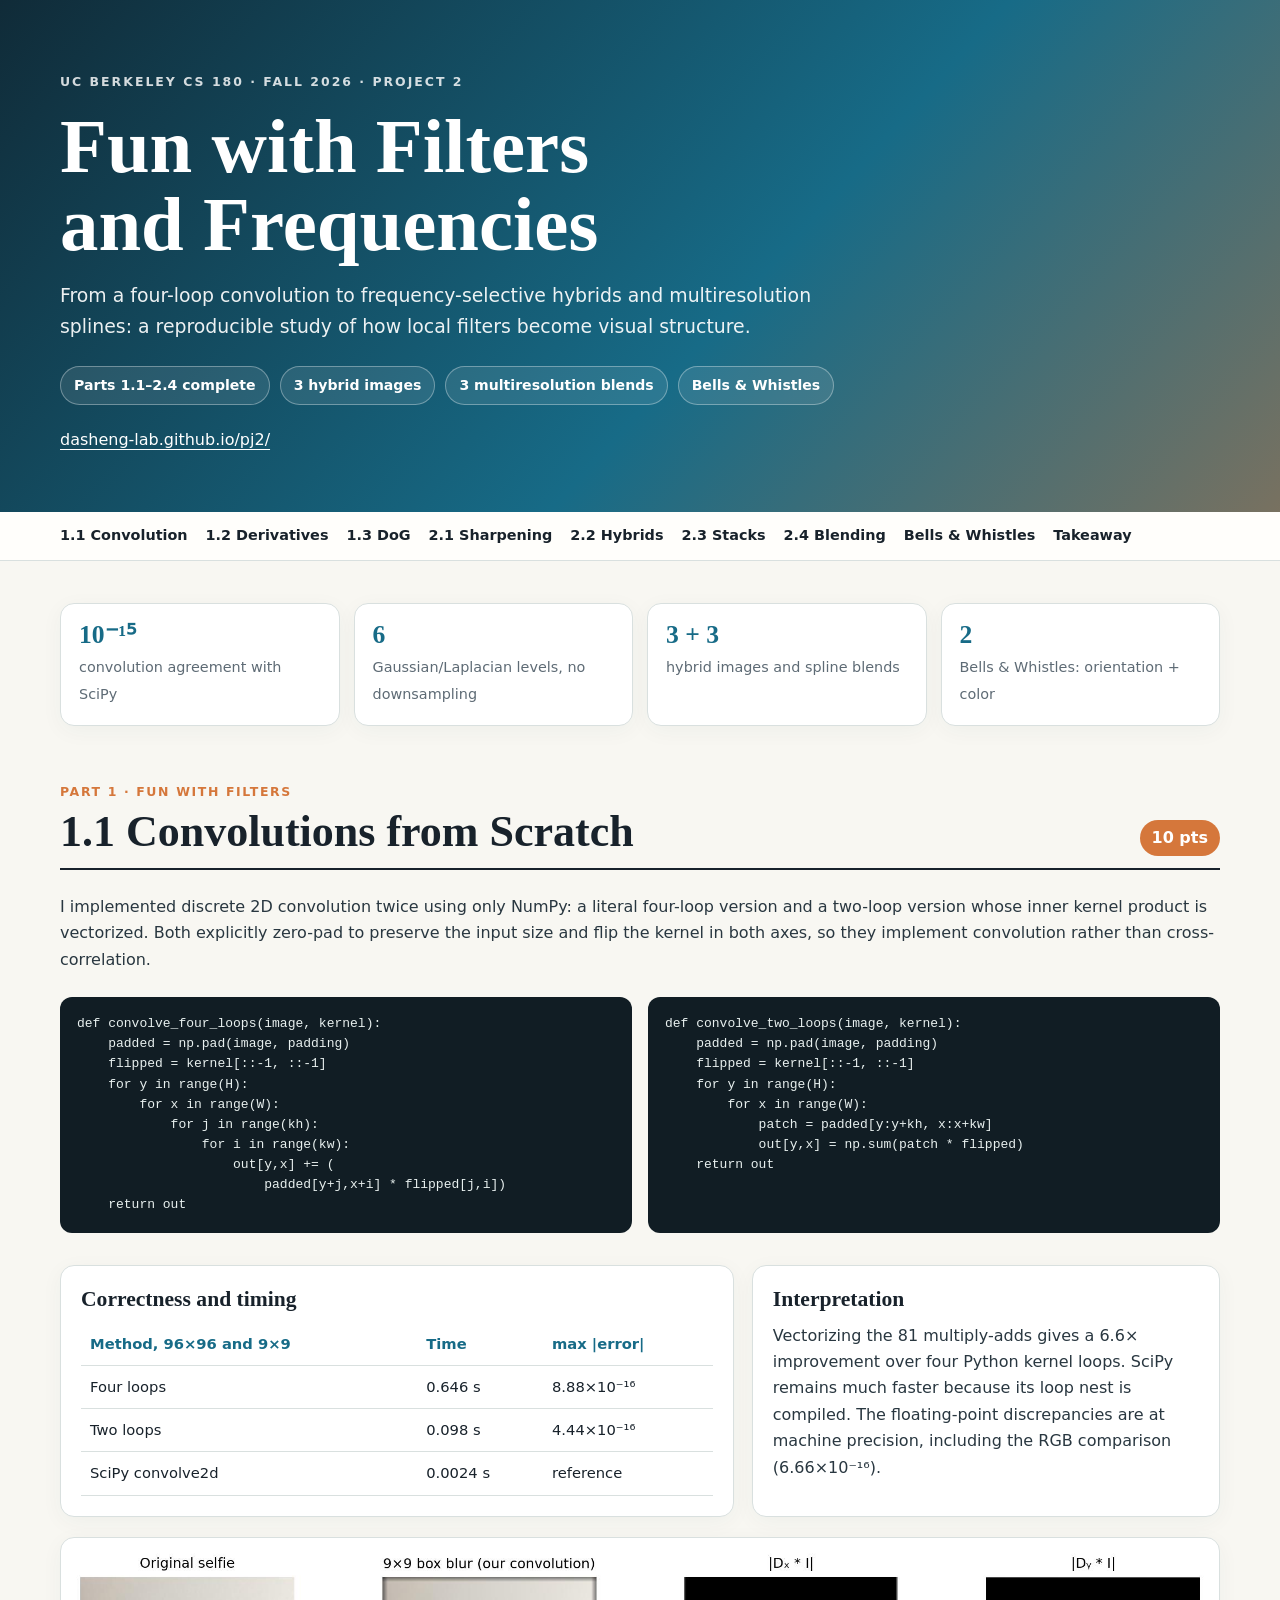
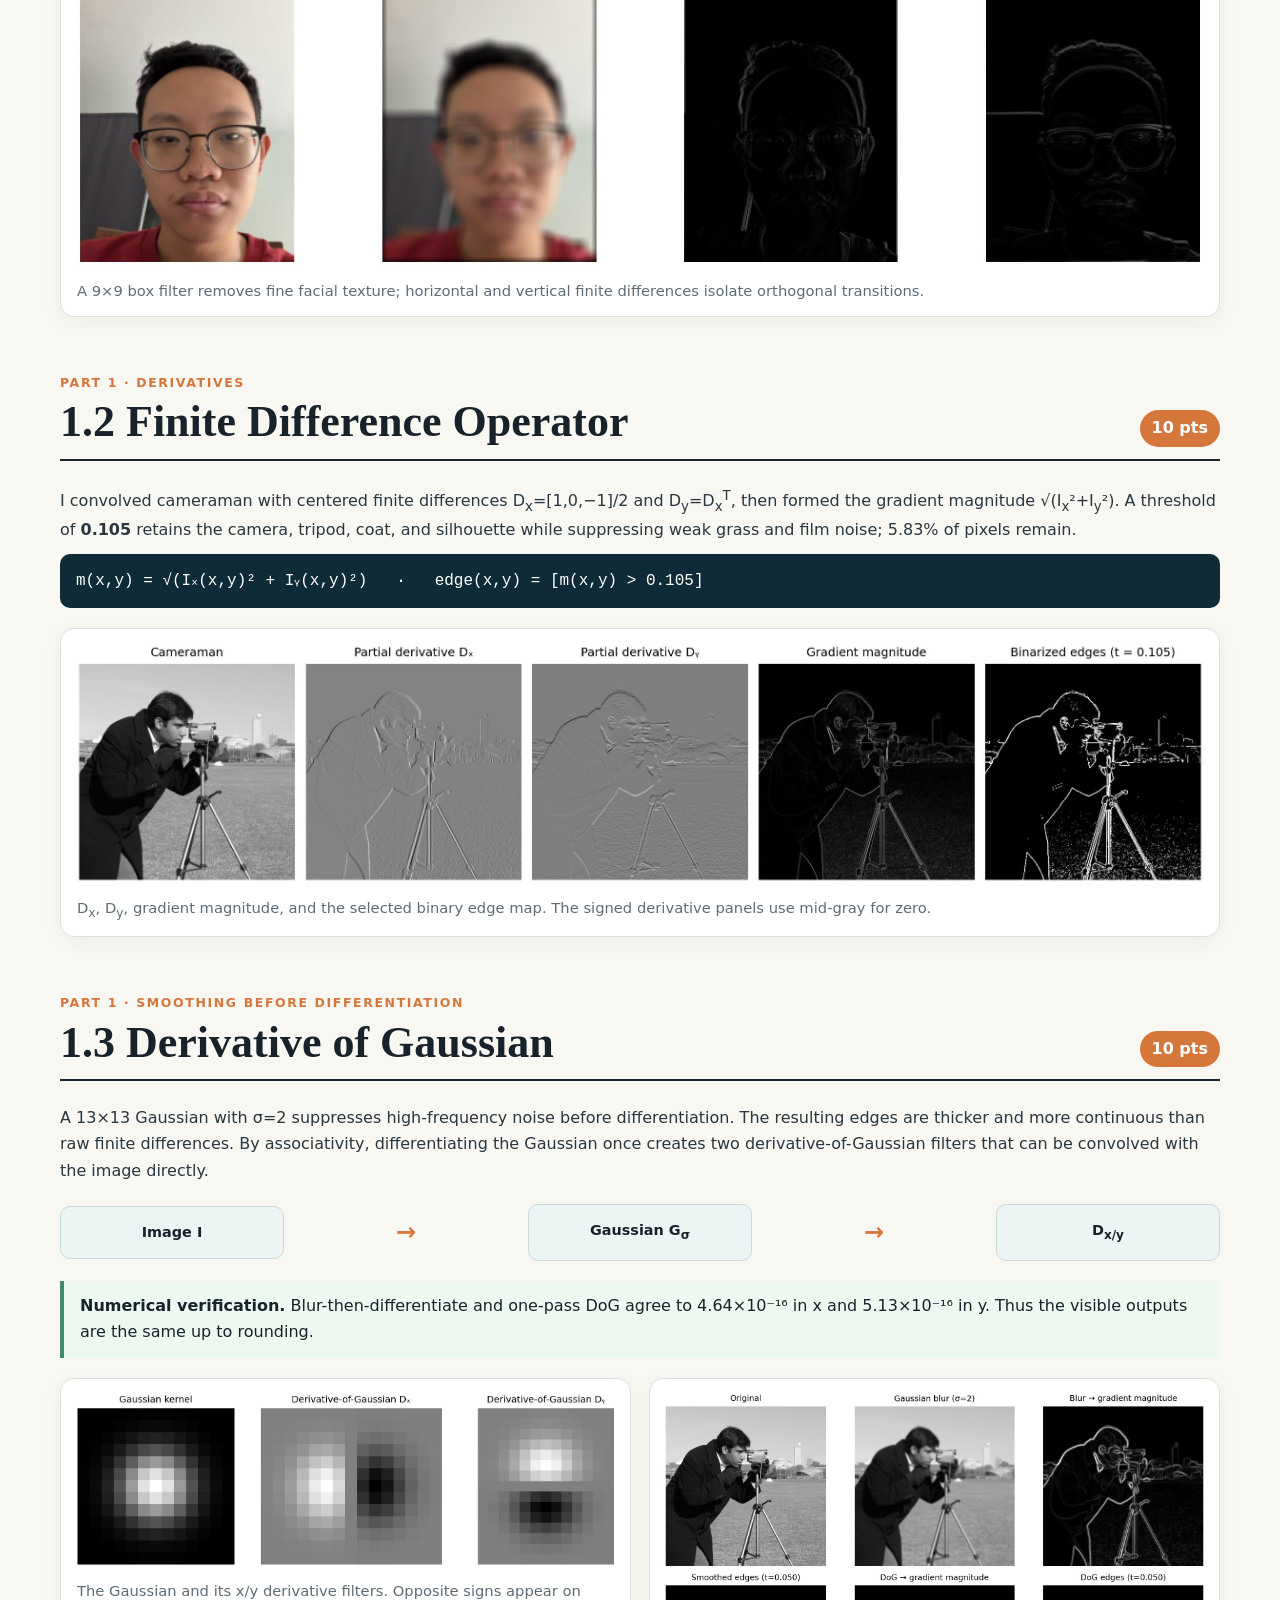
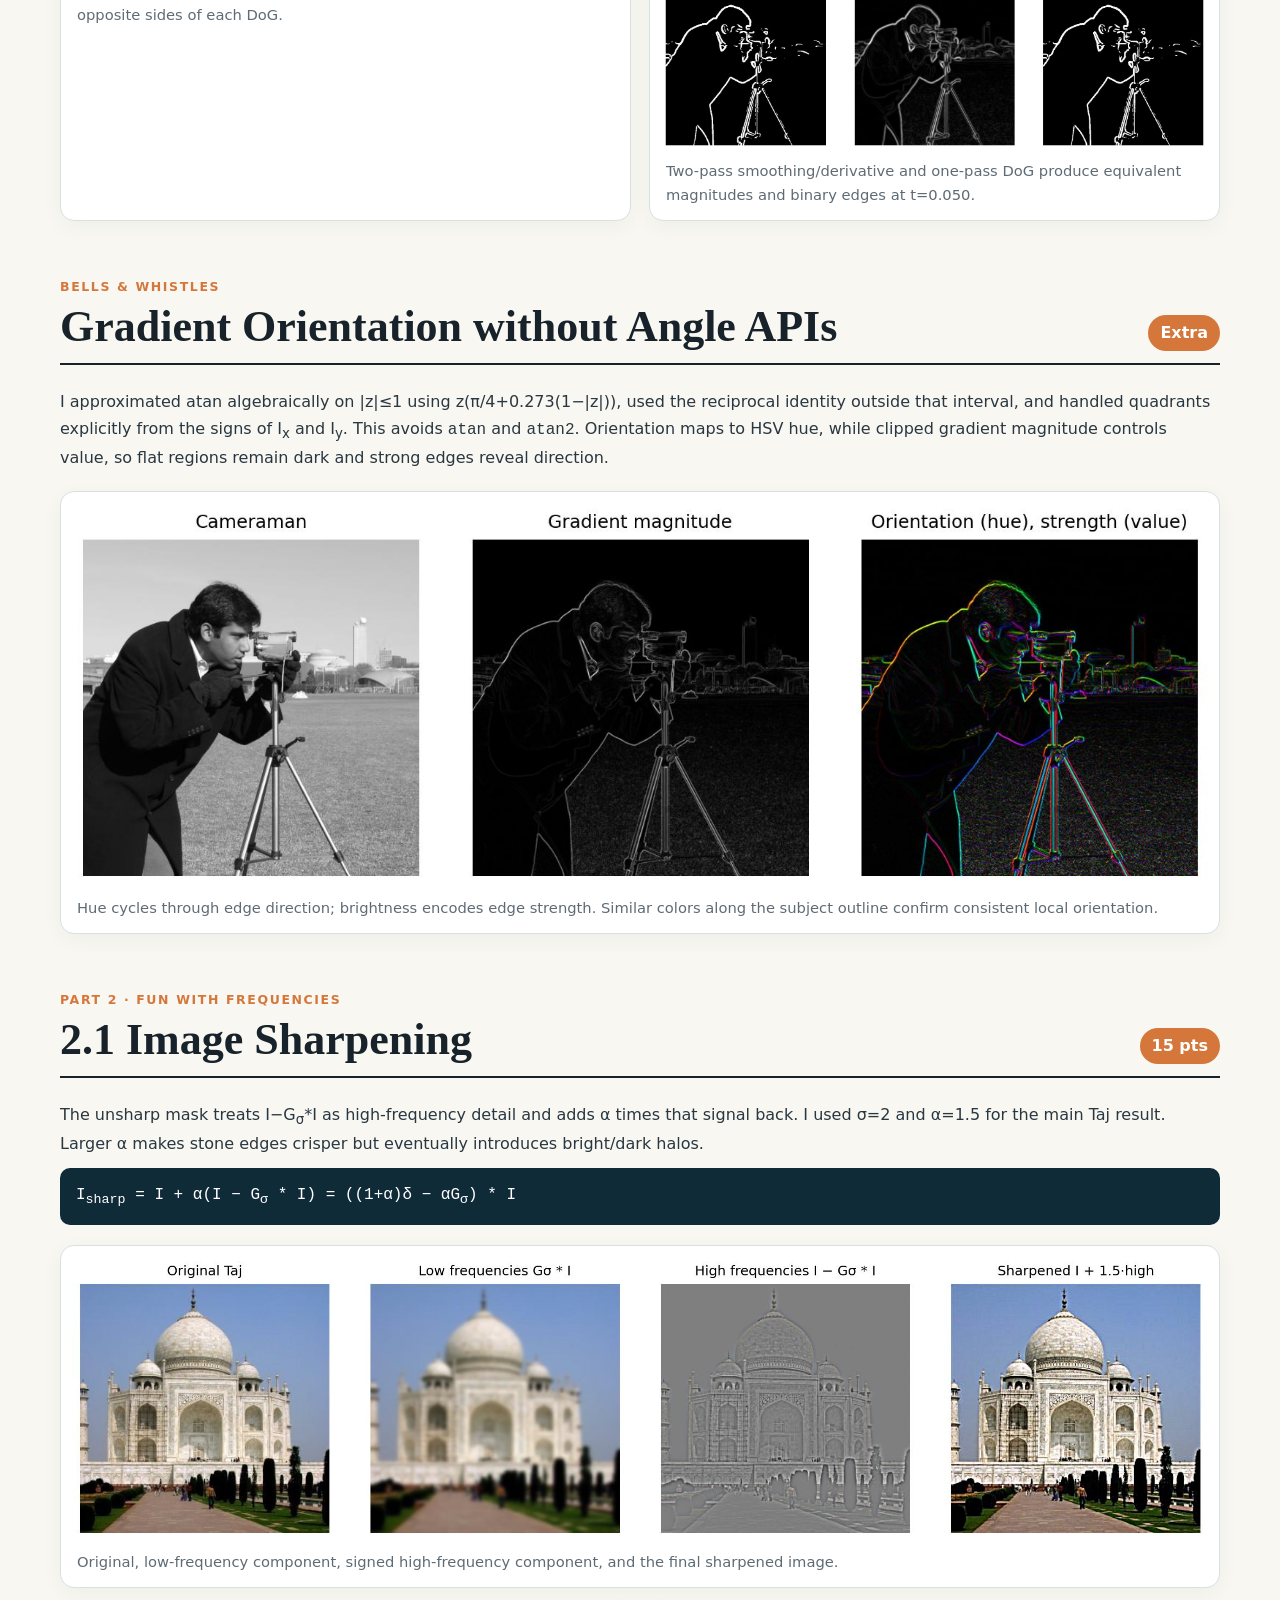
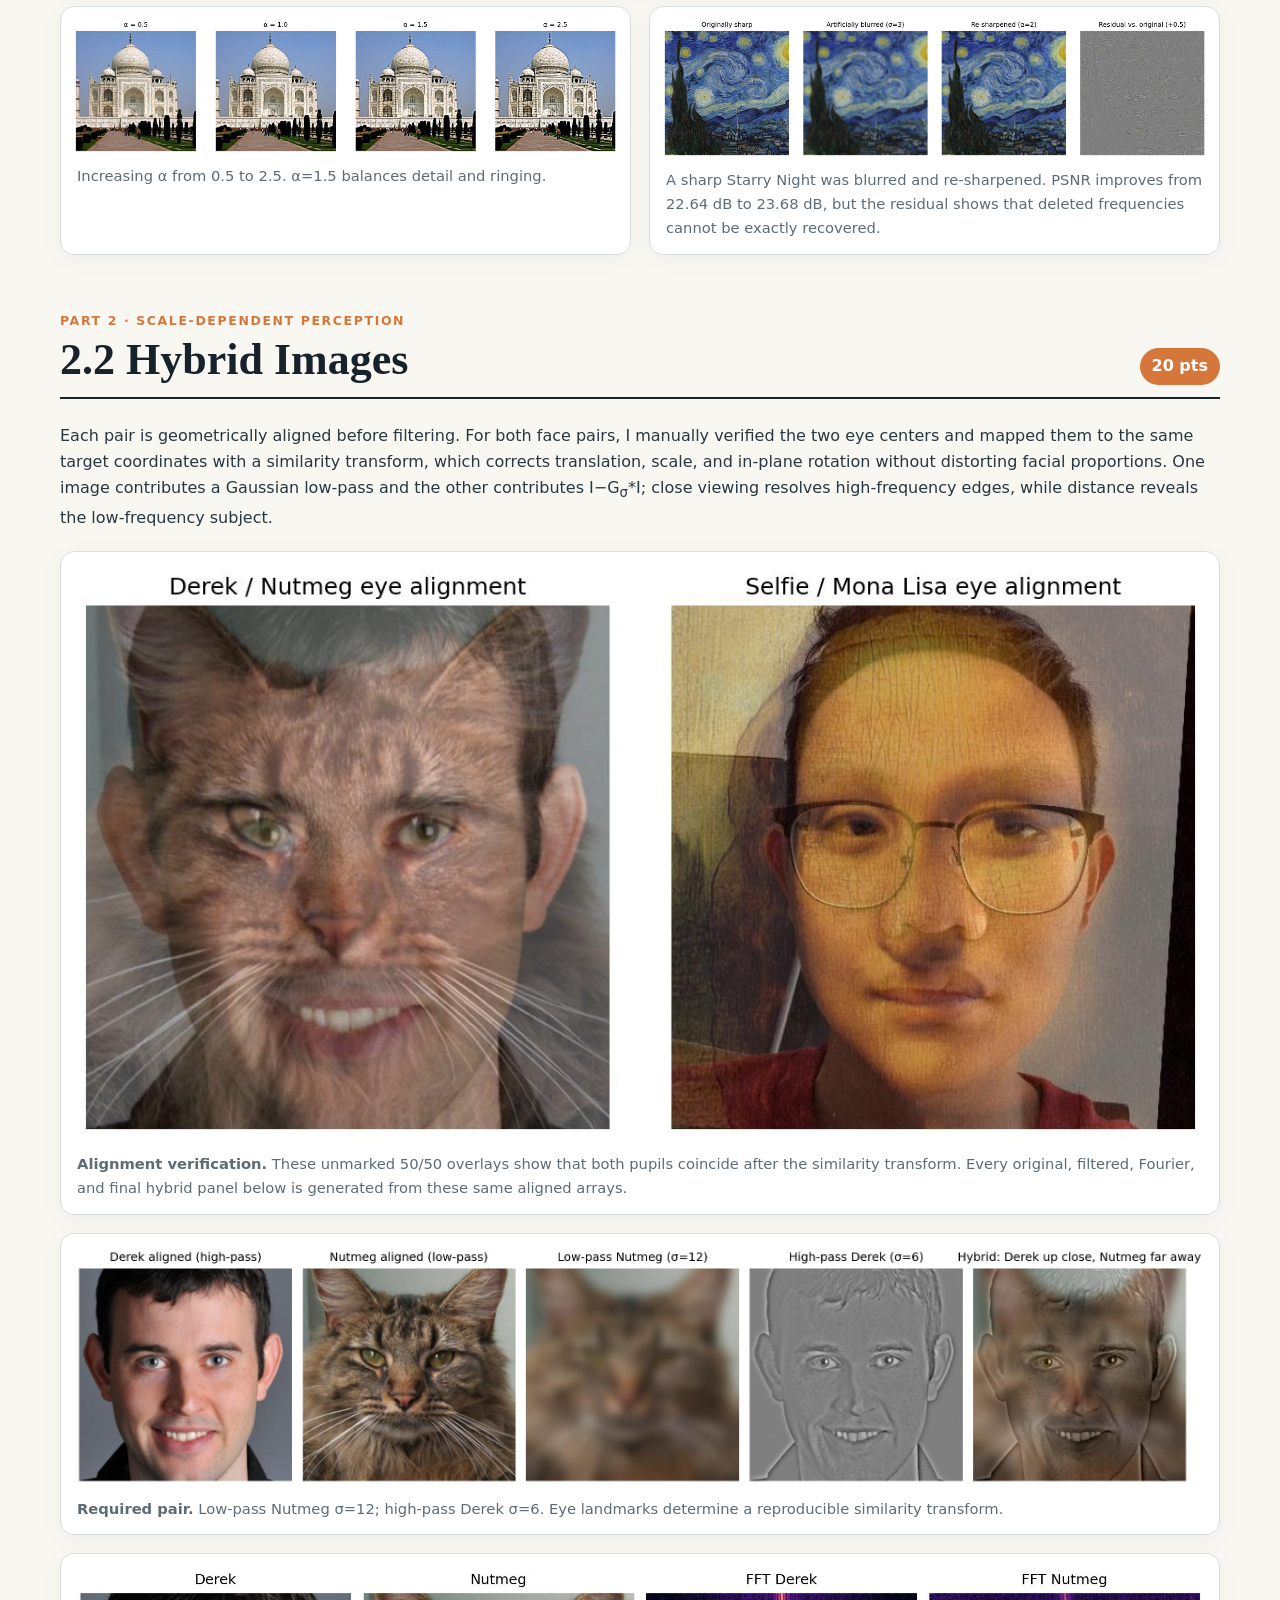
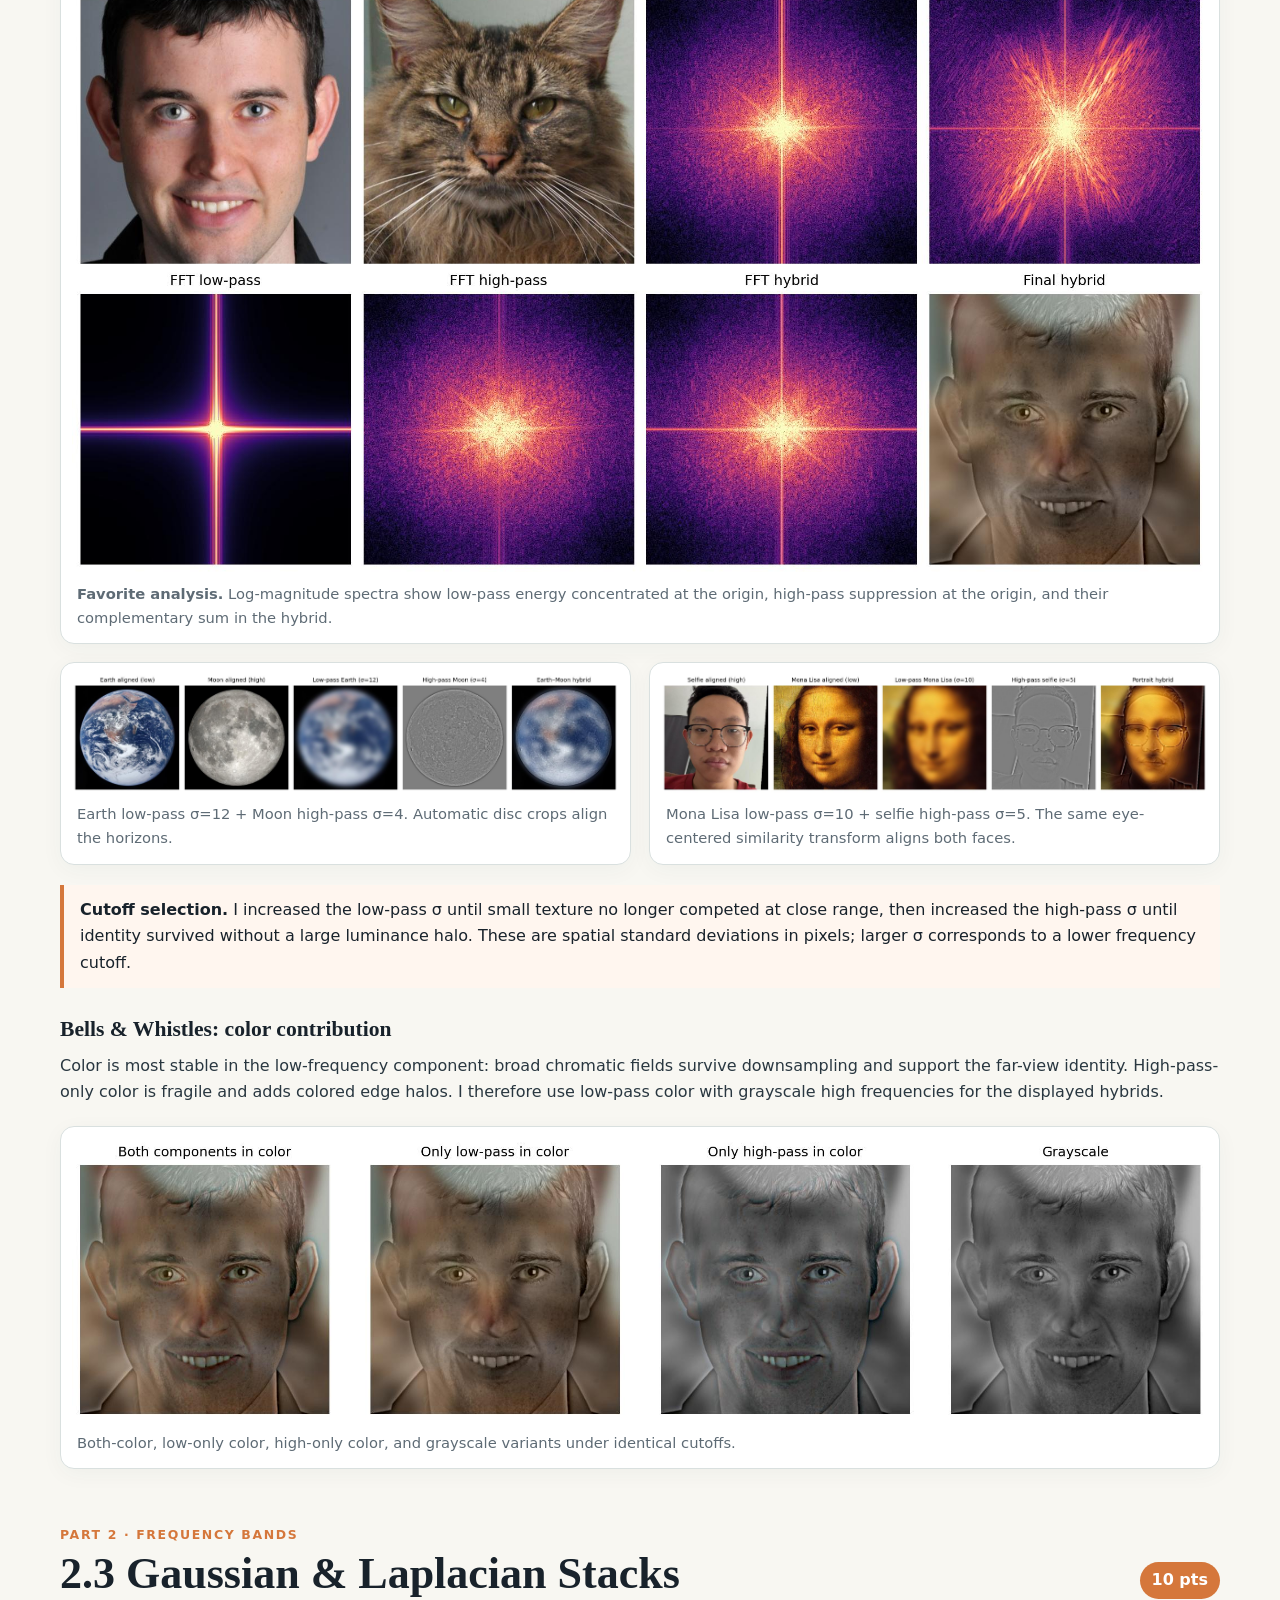
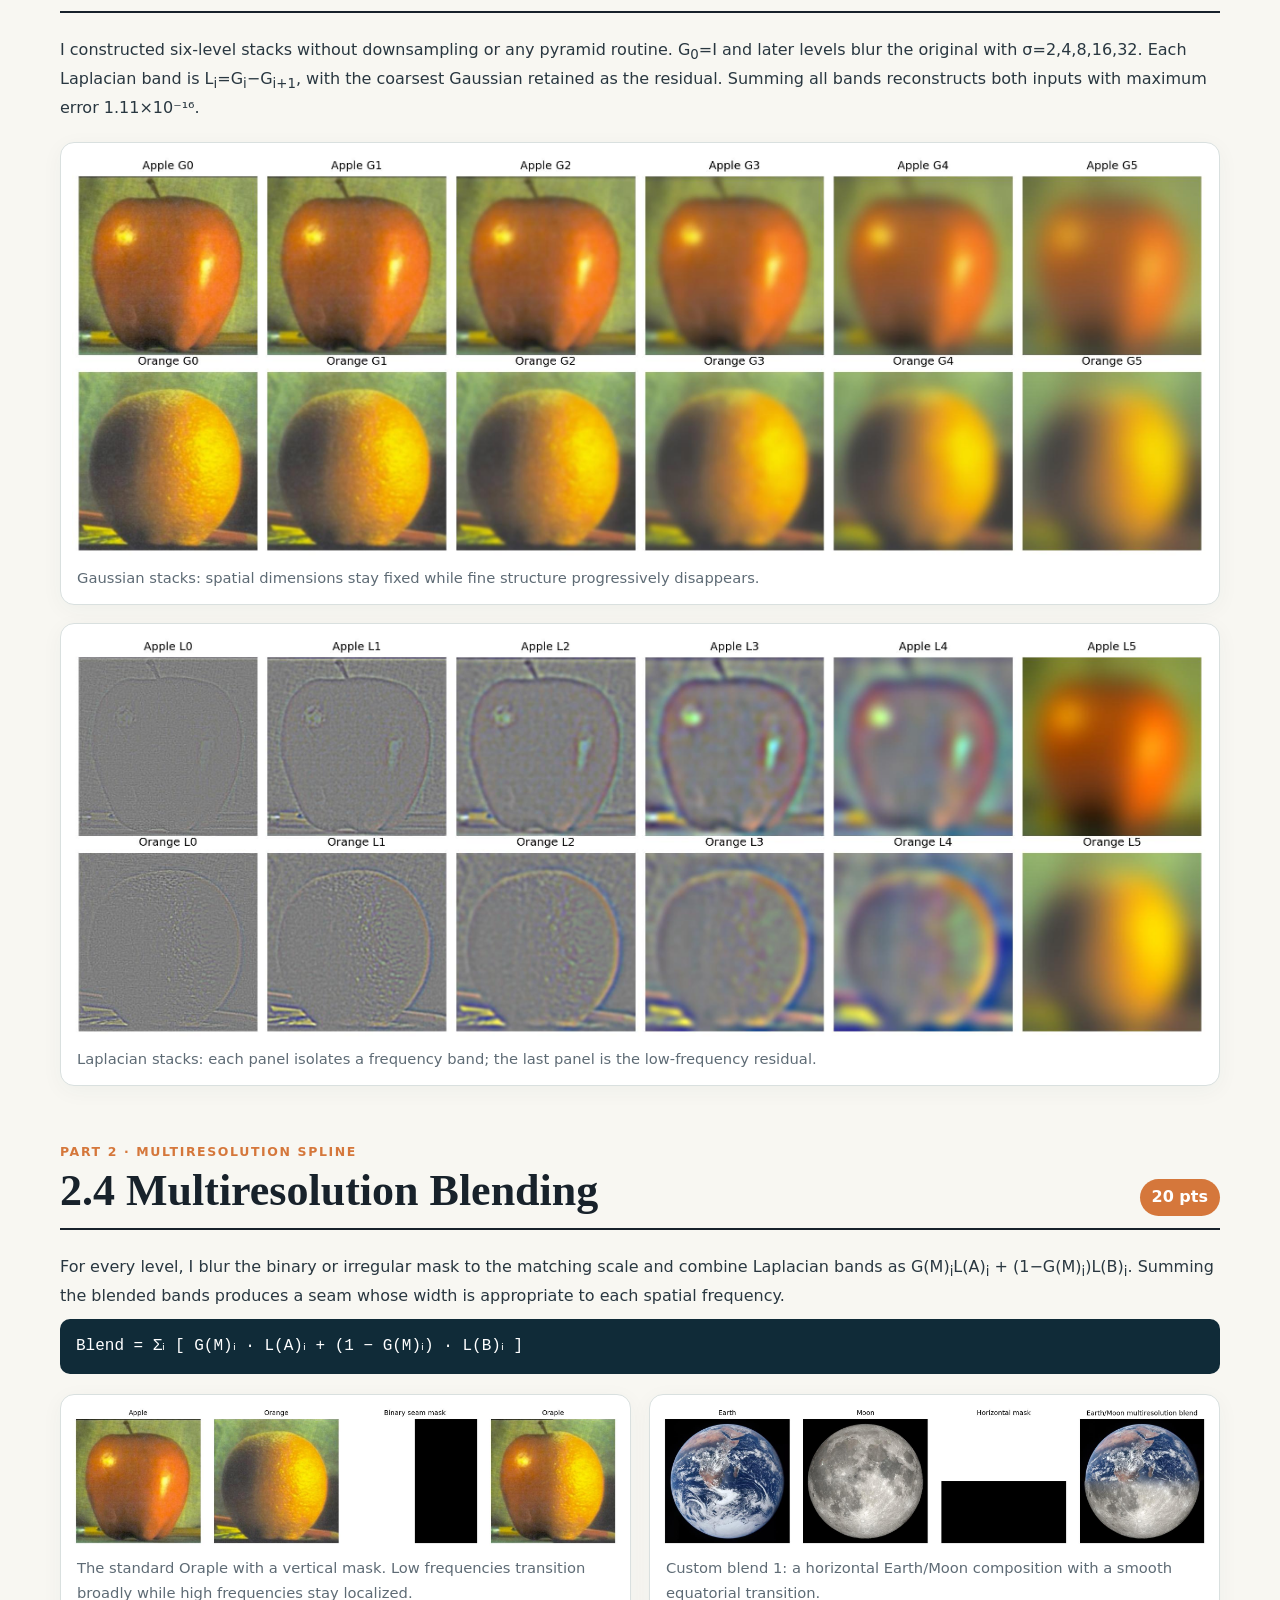
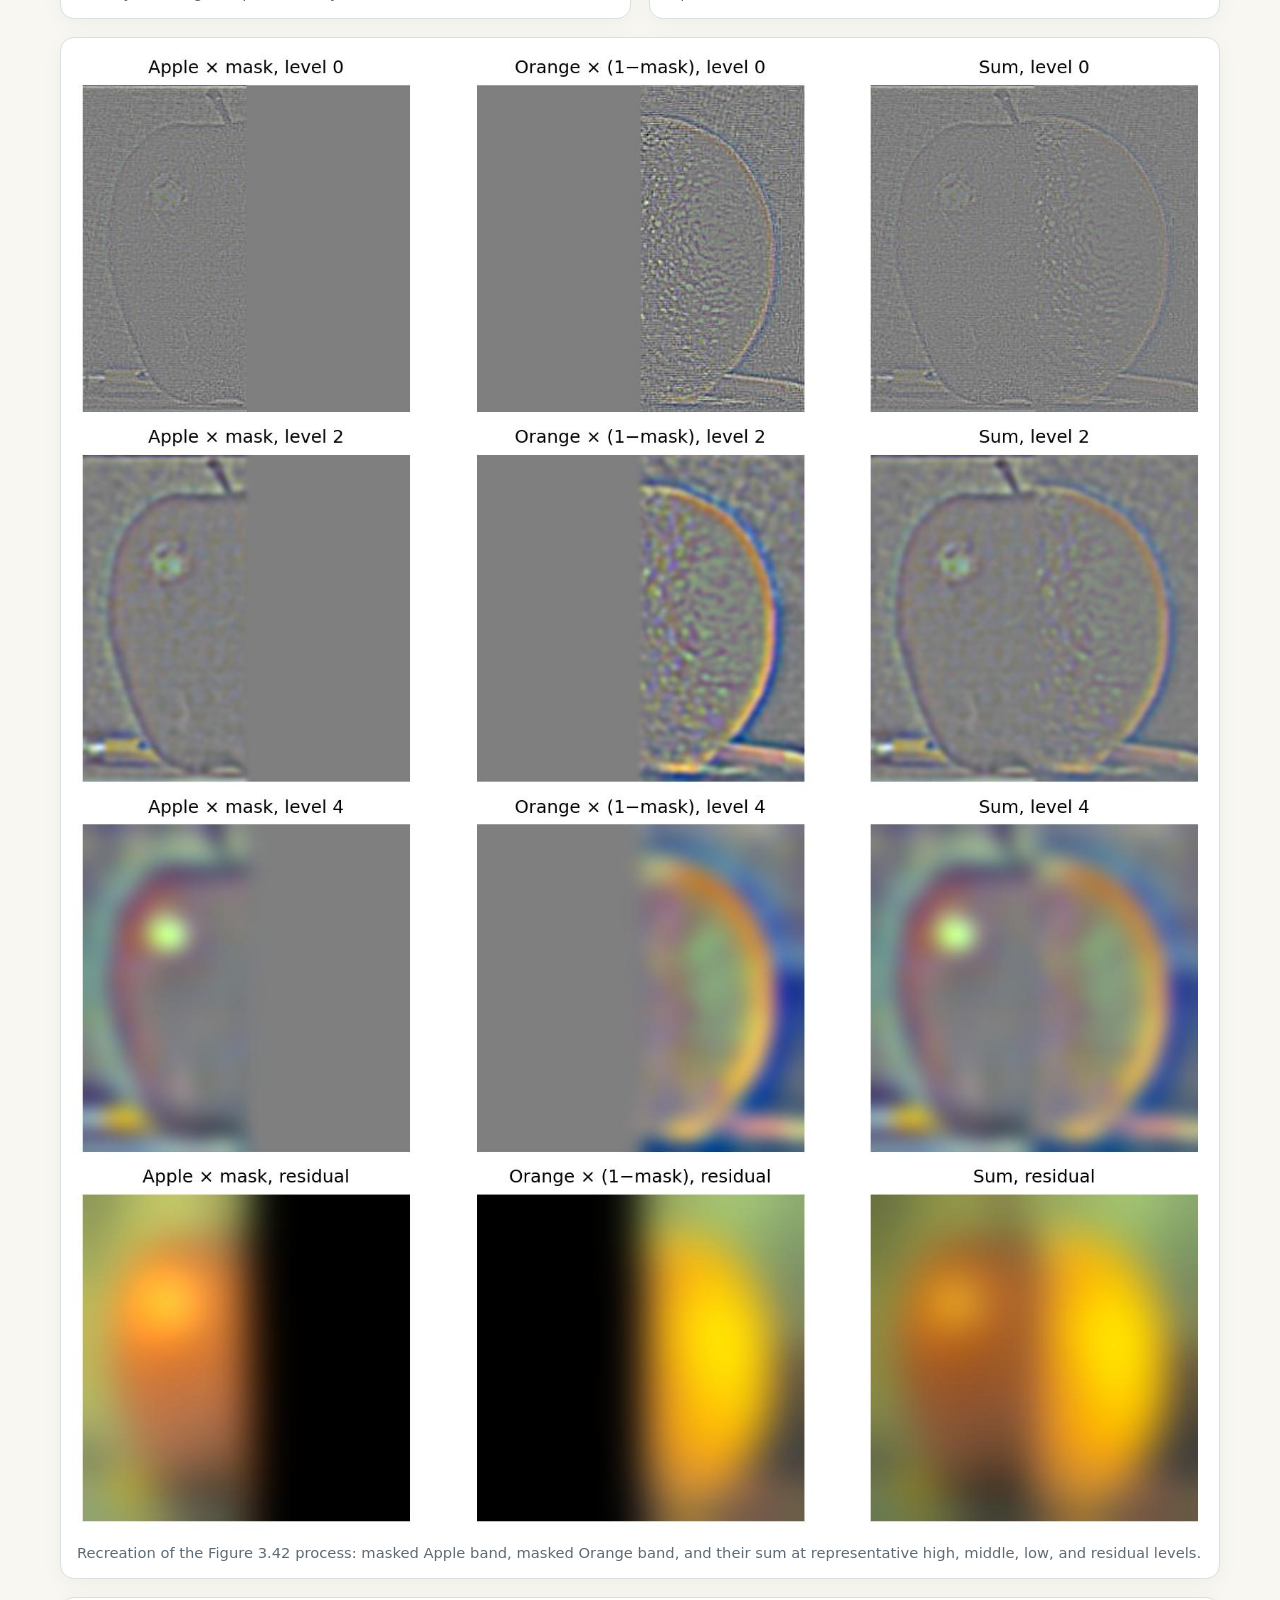
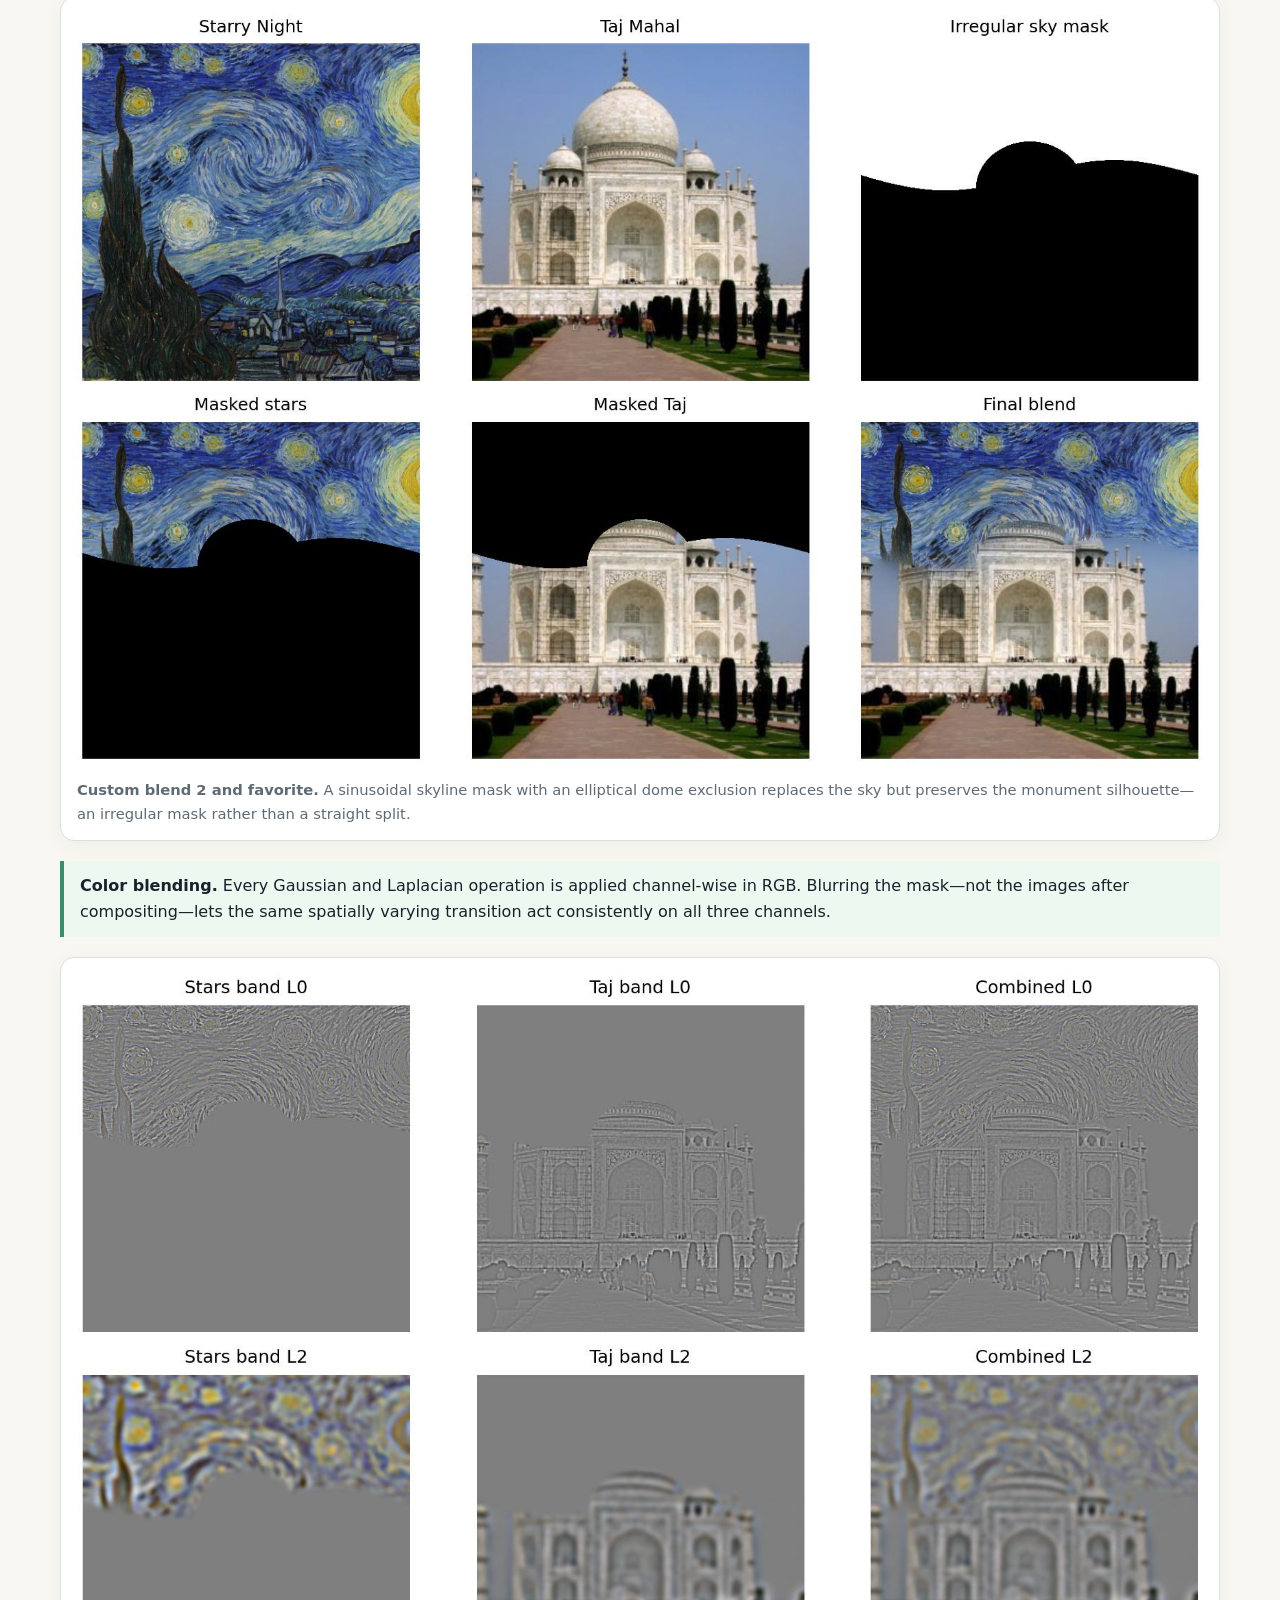
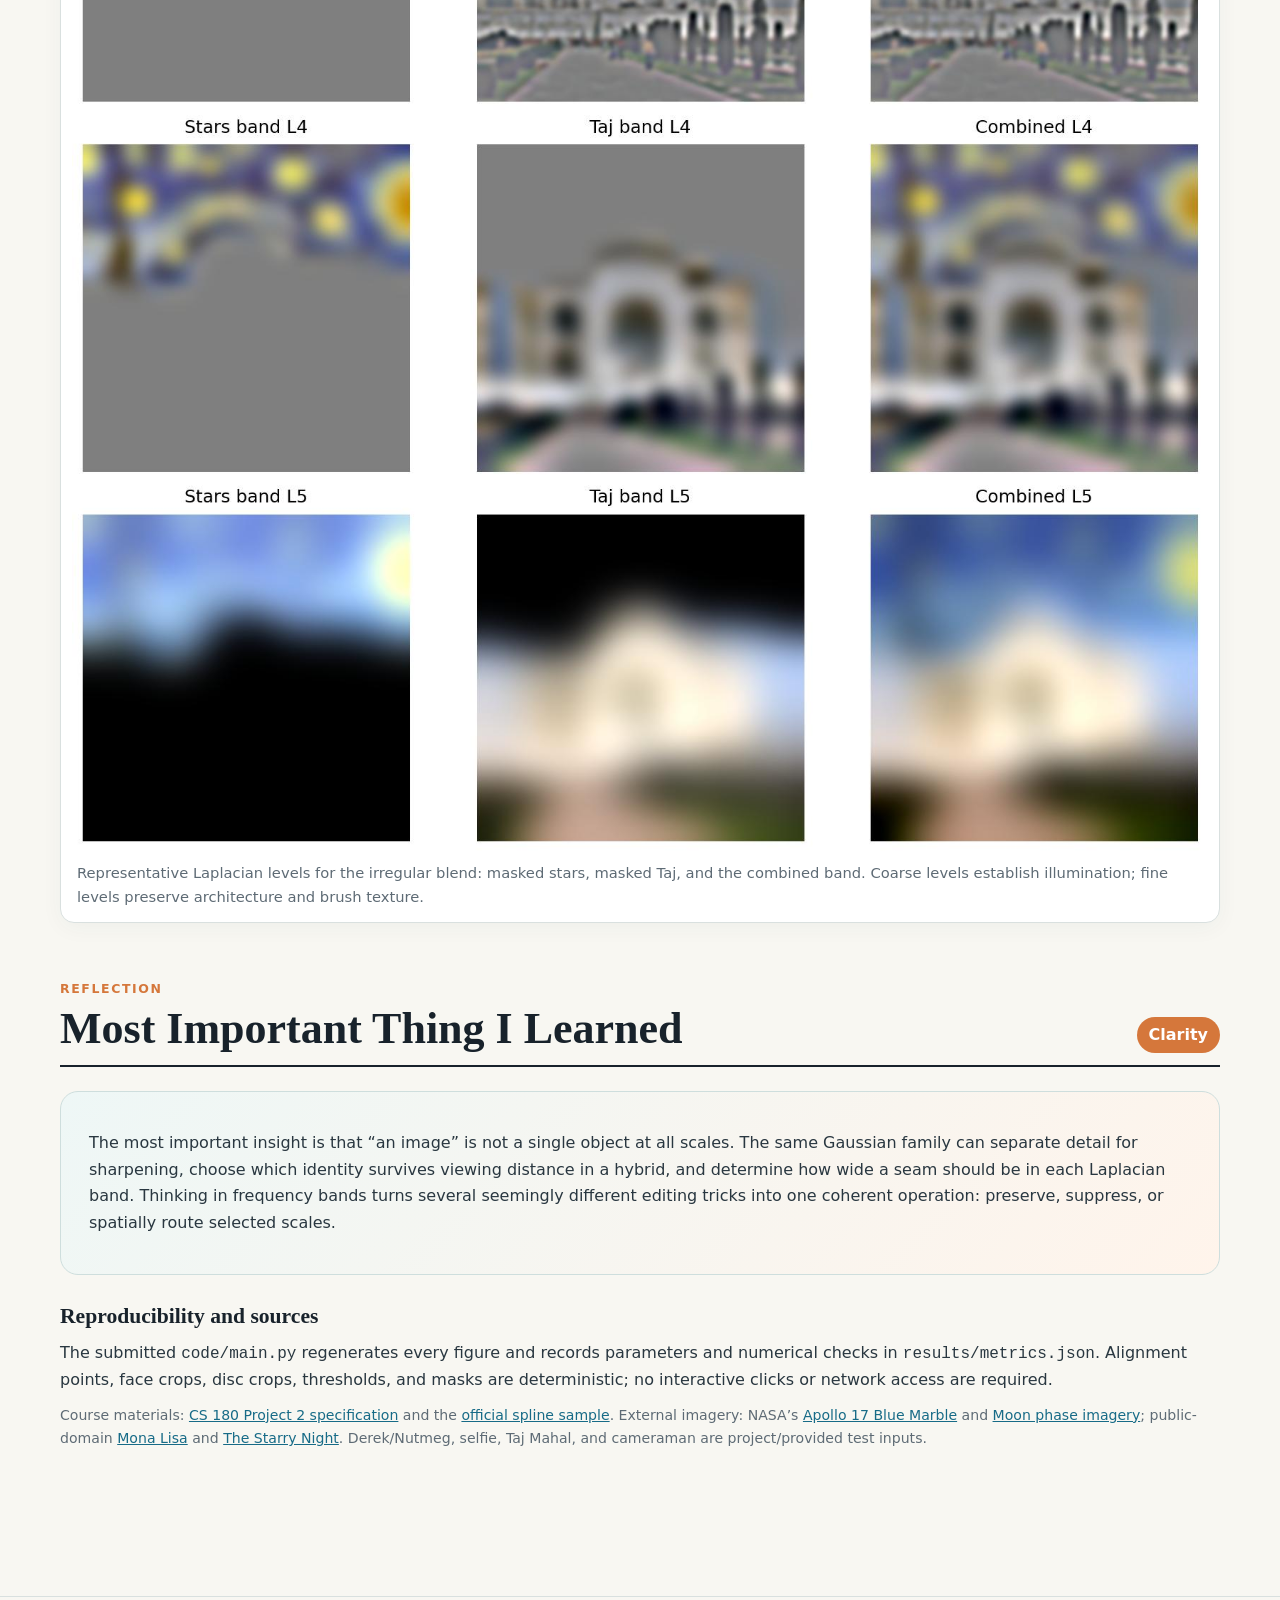
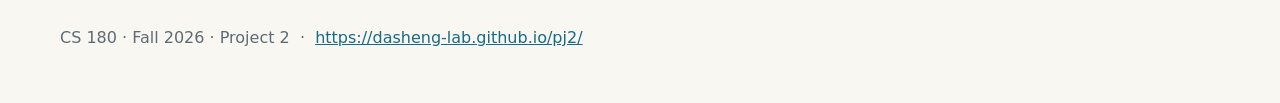
<file: pj2/index.html>
<!doctype html>
<html lang="en">
<head>
  <meta charset="utf-8">
  <meta name="viewport" content="width=device-width,initial-scale=1">
  <title>CS 180 Project 2 · Fun with Filters and Frequencies</title>
  <meta name="description" content="CS 180 Project 2 report: convolution, derivatives, hybrid images, Gaussian and Laplacian stacks, and multiresolution blending.">
  <style>
    :root{--ink:#18222b;--muted:#5e6b75;--paper:#f8f7f2;--card:#fff;--blue:#176b87;--orange:#d5773b;--line:#d9e0df;--soft:#edf4f4}
    *{box-sizing:border-box}html{scroll-behavior:smooth}body{margin:0;background:var(--paper);color:var(--ink);font:16px/1.65 Inter,ui-sans-serif,system-ui,-apple-system,"Segoe UI",sans-serif}
    a{color:var(--blue)}img{display:block;max-width:100%}.wrap{width:min(1160px,calc(100% - 38px));margin:auto}
    .hero{padding:72px 0 58px;background:linear-gradient(132deg,#102b38 0%,#176b87 58%,#d5773b 140%);color:#fff}
    .eyebrow{text-transform:uppercase;letter-spacing:.16em;font-weight:800;font-size:.78rem;opacity:.82}
    h1{font-family:Georgia,serif;font-size:clamp(2.4rem,6vw,5.1rem);line-height:1.02;margin:.2em 0}.lead{max-width:820px;font-size:1.18rem;opacity:.92;color:#fff}
    .badges{display:flex;gap:10px;flex-wrap:wrap;margin-top:24px}.badge{border:1px solid #ffffff55;background:#ffffff18;border-radius:999px;padding:7px 13px;font-weight:700;font-size:.88rem}
    .public-url{display:inline-block;margin-top:22px;color:#fff;text-underline-offset:4px}.rubric-nav{position:sticky;top:0;z-index:10;background:#fffefbeF;border-bottom:1px solid var(--line);backdrop-filter:blur(10px)}
    .rubric-nav .wrap{display:flex;gap:18px;overflow:auto;white-space:nowrap;padding:12px 0}.rubric-nav a{text-decoration:none;color:var(--ink);font-size:.9rem;font-weight:750}
    main{padding:42px 0 90px}.overview{display:grid;grid-template-columns:repeat(4,1fr);gap:14px;margin-bottom:42px}.stat,.card,figure{background:var(--card);border:1px solid var(--line);border-radius:14px;box-shadow:0 5px 22px #173d4c0b}
    .stat{padding:18px}.stat strong{display:block;color:var(--blue);font:700 1.6rem/1 Georgia,serif;margin-bottom:7px}.stat span{color:var(--muted);font-size:.9rem}
    section{scroll-margin-top:68px;margin:56px 0}.section-head{display:flex;align-items:flex-end;justify-content:space-between;gap:18px;border-bottom:2px solid var(--ink);padding-bottom:12px;margin-bottom:24px}
    h2{font:700 clamp(1.75rem,4vw,2.75rem)/1.1 Georgia,serif;margin:0}.points{background:var(--orange);color:#fff;border-radius:999px;padding:5px 12px;font-weight:800;white-space:nowrap}
    h3{font:700 1.35rem/1.25 Georgia,serif;margin:28px 0 10px}.kicker{color:var(--orange);font-size:.78rem;font-weight:850;letter-spacing:.13em;text-transform:uppercase;margin-bottom:5px}
    p{margin:10px 0;color:#293740}.method{display:grid;grid-template-columns:1.18fr .82fr;gap:18px;margin:18px 0}.card{padding:20px}.card h3{margin-top:0}.formula{background:#102b38;color:#fff;border-radius:10px;padding:14px 16px;font-family:ui-monospace,SFMono-Regular,Consolas,monospace;overflow:auto}
    .note{border-left:4px solid var(--orange);background:#fff6ef;padding:12px 16px;margin:16px 0}.check{border-left-color:#3f8b6b;background:#edf8f1}
    .figure-grid{display:grid;grid-template-columns:repeat(2,minmax(0,1fr));gap:18px;margin:20px 0}figure{margin:0;padding:11px;break-inside:avoid}figure.full{grid-column:1/-1}figure img{width:100%;border-radius:9px;background:#f2f2ef}figcaption{padding:9px 5px 2px;color:var(--muted);font-size:.92rem}
    pre{margin:14px 0;background:#111d24;color:#e8f0ef;border-radius:12px;padding:17px;overflow:auto;font:13px/1.55 ui-monospace,SFMono-Regular,Consolas,monospace;white-space:pre}
    code{font-family:ui-monospace,SFMono-Regular,Consolas,monospace}.code-grid{display:grid;grid-template-columns:1fr 1fr;gap:16px}.mini-table{width:100%;border-collapse:collapse;font-size:.92rem}.mini-table th,.mini-table td{padding:9px;border-bottom:1px solid var(--line);text-align:left}.mini-table th{color:var(--blue)}
    .pipeline{display:grid;grid-template-columns:repeat(5,1fr);gap:10px;align-items:center;margin:20px 0}.step{background:var(--soft);border:1px solid #c8d9da;border-radius:10px;padding:14px;text-align:center;font-weight:750;font-size:.9rem}.arrow{text-align:center;color:var(--orange);font-size:1.5rem;font-weight:900}
    .takeaway{background:linear-gradient(135deg,#eef7f6,#fff4eb);border:1px solid #cededd;border-radius:18px;padding:28px}.credits{font-size:.88rem;color:var(--muted)}footer{border-top:1px solid var(--line);padding:28px 0 52px;color:var(--muted)}.print-url{display:none}
    @media(max-width:820px){.overview{grid-template-columns:1fr 1fr}.method,.code-grid{grid-template-columns:1fr}.figure-grid{grid-template-columns:1fr}.pipeline{grid-template-columns:1fr}.arrow{transform:rotate(90deg)}}
    @media print{
      @page{size:A4;margin:12mm 10mm 16mm}body{background:#fff;font-size:10.2pt}.wrap{width:100%}.hero{padding:26px 0;background:#143746!important;-webkit-print-color-adjust:exact;print-color-adjust:exact}.hero h1{font-size:30pt}.lead{font-size:11pt}.rubric-nav{display:none}main{padding:16px 0}.overview{margin-bottom:18px}.stat{padding:10px}.section-head{margin-bottom:14px}section{margin:28px 0}.report-section{break-before:page}.figure-grid{gap:10px;margin:12px 0}figure{box-shadow:none}.method{gap:10px}.card{box-shadow:none;padding:13px}h2{font-size:22pt}h3{font-size:14pt}pre{font-size:7.5pt;padding:10px}.print-url{display:none}.no-print-break{break-inside:avoid}footer{padding-bottom:8px}
    }
  </style>
</head>
<body>
  <div class="print-url">https://dasheng-lab.github.io/pj2/</div>
  <header class="hero">
    <div class="wrap">
      <div class="eyebrow">UC Berkeley CS 180 · Fall 2026 · Project 2</div>
      <h1>Fun with Filters<br>and Frequencies</h1>
      <p class="lead">From a four-loop convolution to frequency-selective hybrids and multiresolution splines: a reproducible study of how local filters become visual structure.</p>
      <div class="badges"><span class="badge">Parts 1.1–2.4 complete</span><span class="badge">3 hybrid images</span><span class="badge">3 multiresolution blends</span><span class="badge">Bells &amp; Whistles</span></div>
      <a class="public-url" href="https://dasheng-lab.github.io/pj2/">dasheng-lab.github.io/pj2/</a>
    </div>
  </header>
  <nav class="rubric-nav"><div class="wrap">
    <a href="#p11">1.1 Convolution</a><a href="#p12">1.2 Derivatives</a><a href="#p13">1.3 DoG</a>
    <a href="#p21">2.1 Sharpening</a><a href="#p22">2.2 Hybrids</a><a href="#p23">2.3 Stacks</a>
    <a href="#p24">2.4 Blending</a><a href="#bw">Bells &amp; Whistles</a><a href="#takeaway">Takeaway</a>
  </div></nav>
  <main class="wrap">
    <div class="overview">
      <div class="stat"><strong>10⁻¹⁵</strong><span>convolution agreement with SciPy</span></div>
      <div class="stat"><strong>6</strong><span>Gaussian/Laplacian levels, no downsampling</span></div>
      <div class="stat"><strong>3 + 3</strong><span>hybrid images and spline blends</span></div>
      <div class="stat"><strong>2</strong><span>Bells &amp; Whistles: orientation + color</span></div>
    </div>

    <section id="p11" class="report-section">
      <div class="section-head"><div><div class="kicker">Part 1 · Fun with Filters</div><h2>1.1 Convolutions from Scratch</h2></div><span class="points">10 pts</span></div>
      <p>I implemented discrete 2D convolution twice using only NumPy: a literal four-loop version and a two-loop version whose inner kernel product is vectorized. Both explicitly zero-pad to preserve the input size and flip the kernel in both axes, so they implement convolution rather than cross-correlation.</p>
      <div class="code-grid">
<pre><code>def convolve_four_loops(image, kernel):
    padded = np.pad(image, padding)
    flipped = kernel[::-1, ::-1]
    for y in range(H):
        for x in range(W):
            for j in range(kh):
                for i in range(kw):
                    out[y,x] += (
                        padded[y+j,x+i] * flipped[j,i])
    return out</code></pre>
<pre><code>def convolve_two_loops(image, kernel):
    padded = np.pad(image, padding)
    flipped = kernel[::-1, ::-1]
    for y in range(H):
        for x in range(W):
            patch = padded[y:y+kh, x:x+kw]
            out[y,x] = np.sum(patch * flipped)
    return out</code></pre>
      </div>
      <div class="method">
        <div class="card"><h3>Correctness and timing</h3><table class="mini-table"><tr><th>Method, 96×96 and 9×9</th><th>Time</th><th>max |error|</th></tr><tr><td>Four loops</td><td>0.646 s</td><td>8.88×10⁻¹⁶</td></tr><tr><td>Two loops</td><td>0.098 s</td><td>4.44×10⁻¹⁶</td></tr><tr><td>SciPy convolve2d</td><td>0.0024 s</td><td>reference</td></tr></table></div>
        <div class="card"><h3>Interpretation</h3><p>Vectorizing the 81 multiply-adds gives a 6.6× improvement over four Python kernel loops. SciPy remains much faster because its loop nest is compiled. The floating-point discrepancies are at machine precision, including the RGB comparison (6.66×10⁻¹⁶).</p></div>
      </div>
      <div class="figure-grid"><figure class="full"><img src="assets/p11_convolution.jpg" alt="Selfie box blur and finite difference results"><figcaption>A 9×9 box filter removes fine facial texture; horizontal and vertical finite differences isolate orthogonal transitions.</figcaption></figure></div>
    </section>

    <section id="p12" class="report-section">
      <div class="section-head"><div><div class="kicker">Part 1 · Derivatives</div><h2>1.2 Finite Difference Operator</h2></div><span class="points">10 pts</span></div>
      <p>I convolved cameraman with centered finite differences D<sub>x</sub>=[1,0,−1]/2 and D<sub>y</sub>=D<sub>x</sub><sup>T</sup>, then formed the gradient magnitude √(I<sub>x</sub>²+I<sub>y</sub>²). A threshold of <strong>0.105</strong> retains the camera, tripod, coat, and silhouette while suppressing weak grass and film noise; 5.83% of pixels remain.</p>
      <div class="formula">m(x,y) = √(Iₓ(x,y)² + Iᵧ(x,y)²) &nbsp;&nbsp;·&nbsp;&nbsp; edge(x,y) = [m(x,y) &gt; 0.105]</div>
      <div class="figure-grid"><figure class="full"><img src="assets/p12_edges.jpg" alt="Cameraman derivatives, magnitude, and thresholded edge image"><figcaption>D<sub>x</sub>, D<sub>y</sub>, gradient magnitude, and the selected binary edge map. The signed derivative panels use mid-gray for zero.</figcaption></figure></div>
    </section>

    <section id="p13" class="report-section">
      <div class="section-head"><div><div class="kicker">Part 1 · Smoothing before Differentiation</div><h2>1.3 Derivative of Gaussian</h2></div><span class="points">10 pts</span></div>
      <p>A 13×13 Gaussian with σ=2 suppresses high-frequency noise before differentiation. The resulting edges are thicker and more continuous than raw finite differences. By associativity, differentiating the Gaussian once creates two derivative-of-Gaussian filters that can be convolved with the image directly.</p>
      <div class="pipeline"><div class="step">Image I</div><div class="arrow">→</div><div class="step">Gaussian G<sub>σ</sub></div><div class="arrow">→</div><div class="step">D<sub>x/y</sub></div></div>
      <div class="note check"><strong>Numerical verification.</strong> Blur-then-differentiate and one-pass DoG agree to 4.64×10⁻¹⁶ in x and 5.13×10⁻¹⁶ in y. Thus the visible outputs are the same up to rounding.</div>
      <div class="figure-grid">
        <figure><img src="assets/p13_filters.jpg" alt="Gaussian and derivative of Gaussian filters"><figcaption>The Gaussian and its x/y derivative filters. Opposite signs appear on opposite sides of each DoG.</figcaption></figure>
        <figure><img src="assets/p13_gaussian_dog.jpg" alt="Gaussian smoothing and derivative of Gaussian edge comparison"><figcaption>Two-pass smoothing/derivative and one-pass DoG produce equivalent magnitudes and binary edges at t=0.050.</figcaption></figure>
      </div>
    </section>

    <section id="bw" class="report-section">
      <div class="section-head"><div><div class="kicker">Bells &amp; Whistles</div><h2>Gradient Orientation without Angle APIs</h2></div><span class="points">Extra</span></div>
      <p>I approximated atan algebraically on |z|≤1 using z(π/4+0.273(1−|z|)), used the reciprocal identity outside that interval, and handled quadrants explicitly from the signs of I<sub>x</sub> and I<sub>y</sub>. This avoids <code>atan</code> and <code>atan2</code>. Orientation maps to HSV hue, while clipped gradient magnitude controls value, so flat regions remain dark and strong edges reveal direction.</p>
      <div class="figure-grid"><figure class="full"><img src="assets/bw_orientation.jpg" alt="Gradient orientation shown as hue"><figcaption>Hue cycles through edge direction; brightness encodes edge strength. Similar colors along the subject outline confirm consistent local orientation.</figcaption></figure></div>
    </section>

    <section id="p21" class="report-section">
      <div class="section-head"><div><div class="kicker">Part 2 · Fun with Frequencies</div><h2>2.1 Image Sharpening</h2></div><span class="points">15 pts</span></div>
      <p>The unsharp mask treats I−G<sub>σ</sub>*I as high-frequency detail and adds α times that signal back. I used σ=2 and α=1.5 for the main Taj result. Larger α makes stone edges crisper but eventually introduces bright/dark halos.</p>
      <div class="formula">I<sub>sharp</sub> = I + α(I − G<sub>σ</sub> * I) = ((1+α)δ − αG<sub>σ</sub>) * I</div>
      <div class="figure-grid">
        <figure class="full"><img src="assets/p21_taj_unsharp.jpg" alt="Unsharp mask components and Taj result"><figcaption>Original, low-frequency component, signed high-frequency component, and the final sharpened image.</figcaption></figure>
        <figure><img src="assets/p21_alpha_grid.jpg" alt="Taj sharpened with multiple alpha values"><figcaption>Increasing α from 0.5 to 2.5. α=1.5 balances detail and ringing.</figcaption></figure>
        <figure><img src="assets/p21_resharpen.jpg" alt="Sharp image blurred and resharpened"><figcaption>A sharp Starry Night was blurred and re-sharpened. PSNR improves from 22.64 dB to 23.68 dB, but the residual shows that deleted frequencies cannot be exactly recovered.</figcaption></figure>
      </div>
    </section>

    <section id="p22" class="report-section">
      <div class="section-head"><div><div class="kicker">Part 2 · Scale-dependent Perception</div><h2>2.2 Hybrid Images</h2></div><span class="points">20 pts</span></div>
      <p>Each pair is geometrically aligned before filtering. For both face pairs, I manually verified the two eye centers and mapped them to the same target coordinates with a similarity transform, which corrects translation, scale, and in-plane rotation without distorting facial proportions. One image contributes a Gaussian low-pass and the other contributes I−G<sub>σ</sub>*I; close viewing resolves high-frequency edges, while distance reveals the low-frequency subject.</p>
      <div class="figure-grid">
        <figure class="full"><img src="assets/p22_face_alignment.jpg" alt="Eye-centered face alignment overlays"><figcaption><strong>Alignment verification.</strong> These unmarked 50/50 overlays show that both pupils coincide after the similarity transform. Every original, filtered, Fourier, and final hybrid panel below is generated from these same aligned arrays.</figcaption></figure>
        <figure class="full"><img src="assets/p22_derek_nutmeg.jpg" alt="Derek and Nutmeg hybrid image process"><figcaption><strong>Required pair.</strong> Low-pass Nutmeg σ=12; high-pass Derek σ=6. Eye landmarks determine a reproducible similarity transform.</figcaption></figure>
        <figure class="full"><img src="assets/p22_favorite_fft.jpg" alt="Fourier analysis of Derek Nutmeg hybrid"><figcaption><strong>Favorite analysis.</strong> Log-magnitude spectra show low-pass energy concentrated at the origin, high-pass suppression at the origin, and their complementary sum in the hybrid.</figcaption></figure>
        <figure><img src="assets/p22_earth_moon.jpg" alt="Earth Moon hybrid"><figcaption>Earth low-pass σ=12 + Moon high-pass σ=4. Automatic disc crops align the horizons.</figcaption></figure>
        <figure><img src="assets/p22_selfie_mona.jpg" alt="Selfie Mona Lisa hybrid"><figcaption>Mona Lisa low-pass σ=10 + selfie high-pass σ=5. The same eye-centered similarity transform aligns both faces.</figcaption></figure>
      </div>
      <div class="note"><strong>Cutoff selection.</strong> I increased the low-pass σ until small texture no longer competed at close range, then increased the high-pass σ until identity survived without a large luminance halo. These are spatial standard deviations in pixels; larger σ corresponds to a lower frequency cutoff.</div>
      <h3>Bells &amp; Whistles: color contribution</h3>
      <p>Color is most stable in the low-frequency component: broad chromatic fields survive downsampling and support the far-view identity. High-pass-only color is fragile and adds colored edge halos. I therefore use low-pass color with grayscale high frequencies for the displayed hybrids.</p>
      <div class="figure-grid"><figure class="full"><img src="assets/p22_color_variants.jpg" alt="Hybrid image color variants"><figcaption>Both-color, low-only color, high-only color, and grayscale variants under identical cutoffs.</figcaption></figure></div>
    </section>

    <section id="p23" class="report-section">
      <div class="section-head"><div><div class="kicker">Part 2 · Frequency Bands</div><h2>2.3 Gaussian &amp; Laplacian Stacks</h2></div><span class="points">10 pts</span></div>
      <p>I constructed six-level stacks without downsampling or any pyramid routine. G<sub>0</sub>=I and later levels blur the original with σ=2,4,8,16,32. Each Laplacian band is L<sub>i</sub>=G<sub>i</sub>−G<sub>i+1</sub>, with the coarsest Gaussian retained as the residual. Summing all bands reconstructs both inputs with maximum error 1.11×10⁻¹⁶.</p>
      <div class="figure-grid">
        <figure class="full"><img src="assets/p23_gaussian_stacks.jpg" alt="Apple and orange Gaussian stacks"><figcaption>Gaussian stacks: spatial dimensions stay fixed while fine structure progressively disappears.</figcaption></figure>
        <figure class="full"><img src="assets/p23_laplacian_stacks.jpg" alt="Apple and orange Laplacian stacks"><figcaption>Laplacian stacks: each panel isolates a frequency band; the last panel is the low-frequency residual.</figcaption></figure>
      </div>
    </section>

    <section id="p24" class="report-section">
      <div class="section-head"><div><div class="kicker">Part 2 · Multiresolution Spline</div><h2>2.4 Multiresolution Blending</h2></div><span class="points">20 pts</span></div>
      <p>For every level, I blur the binary or irregular mask to the matching scale and combine Laplacian bands as G(M)<sub>i</sub>L(A)<sub>i</sub> + (1−G(M)<sub>i</sub>)L(B)<sub>i</sub>. Summing the blended bands produces a seam whose width is appropriate to each spatial frequency.</p>
      <div class="formula">Blend = Σᵢ [ G(M)ᵢ · L(A)ᵢ + (1 − G(M)ᵢ) · L(B)ᵢ ]</div>
      <div class="figure-grid">
        <figure><img src="assets/p24_oraple.jpg" alt="Apple orange Oraple"><figcaption>The standard Oraple with a vertical mask. Low frequencies transition broadly while high frequencies stay localized.</figcaption></figure>
        <figure><img src="assets/p24_earth_moon_blend.jpg" alt="Earth Moon multiresolution blend"><figcaption>Custom blend 1: a horizontal Earth/Moon composition with a smooth equatorial transition.</figcaption></figure>
        <figure class="full"><img src="assets/p24_oraple_stack_figure.jpg" alt="Oraple Laplacian stack recreation"><figcaption>Recreation of the Figure 3.42 process: masked Apple band, masked Orange band, and their sum at representative high, middle, low, and residual levels.</figcaption></figure>
        <figure class="full"><img src="assets/p24_taj_starry_blend.jpg" alt="Taj Mahal Starry Night irregular mask blend"><figcaption><strong>Custom blend 2 and favorite.</strong> A sinusoidal skyline mask with an elliptical dome exclusion replaces the sky but preserves the monument silhouette—an irregular mask rather than a straight split.</figcaption></figure>
      </div>
      <div class="note check"><strong>Color blending.</strong> Every Gaussian and Laplacian operation is applied channel-wise in RGB. Blurring the mask—not the images after compositing—lets the same spatially varying transition act consistently on all three channels.</div>
      <div class="figure-grid">
        <figure class="full"><img src="assets/p24_favorite_stack.jpg" alt="Laplacian levels for Taj Starry Night blend"><figcaption>Representative Laplacian levels for the irregular blend: masked stars, masked Taj, and the combined band. Coarse levels establish illumination; fine levels preserve architecture and brush texture.</figcaption></figure>
      </div>
    </section>

    <section id="takeaway" class="report-section">
      <div class="section-head"><div><div class="kicker">Reflection</div><h2>Most Important Thing I Learned</h2></div><span class="points">Clarity</span></div>
      <div class="takeaway"><p>The most important insight is that “an image” is not a single object at all scales. The same Gaussian family can separate detail for sharpening, choose which identity survives viewing distance in a hybrid, and determine how wide a seam should be in each Laplacian band. Thinking in frequency bands turns several seemingly different editing tricks into one coherent operation: preserve, suppress, or spatially route selected scales.</p></div>
      <h3>Reproducibility and sources</h3>
      <p>The submitted <code>code/main.py</code> regenerates every figure and records parameters and numerical checks in <code>results/metrics.json</code>. Alignment points, face crops, disc crops, thresholds, and masks are deterministic; no interactive clicks or network access are required.</p>
      <p class="credits">Course materials: <a href="https://cal-cs180.github.io/fa26/hw/proj2/index.html">CS 180 Project 2 specification</a> and the <a href="https://inst.eecs.berkeley.edu/~cs180/fa24/hw/proj2/spline.zip">official spline sample</a>. External imagery: NASA’s <a href="https://commons.wikimedia.org/wiki/File:The_Blue_Marble,_AS17-148-22727.png">Apollo 17 Blue Marble</a> and <a href="https://svs.gsfc.nasa.gov/4874/">Moon phase imagery</a>; public-domain <a href="https://commons.wikimedia.org/wiki/File:Mona_Lisa.jpg">Mona Lisa</a> and <a href="https://commons.wikimedia.org/wiki/File:Van_Gogh_-_Starry_Night_-_Google_Art_Project.jpg">The Starry Night</a>. Derek/Nutmeg, selfie, Taj Mahal, and cameraman are project/provided test inputs.</p>
    </section>
  </main>
  <footer><div class="wrap">CS 180 · Fall 2026 · Project 2 &nbsp;·&nbsp; <a href="https://dasheng-lab.github.io/pj2/">https://dasheng-lab.github.io/pj2/</a></div></footer>
</body>
</html>
</file>
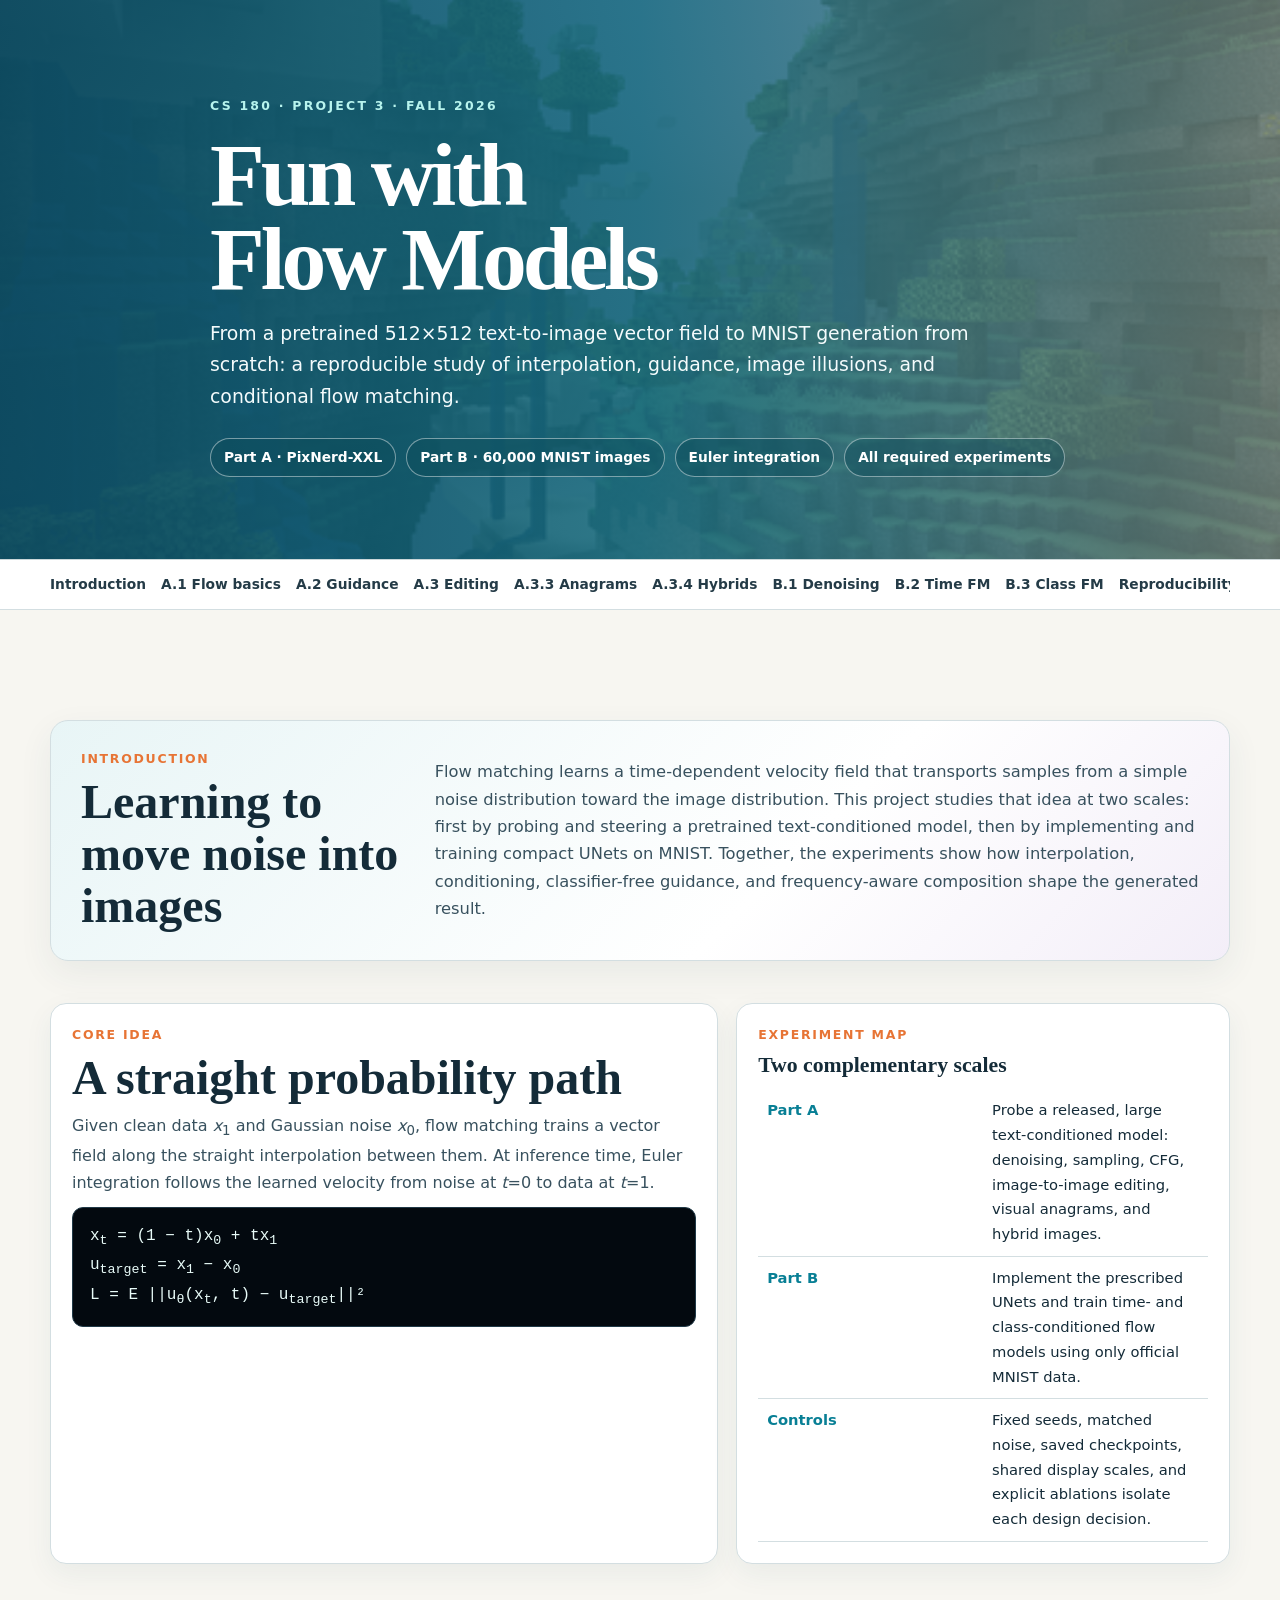
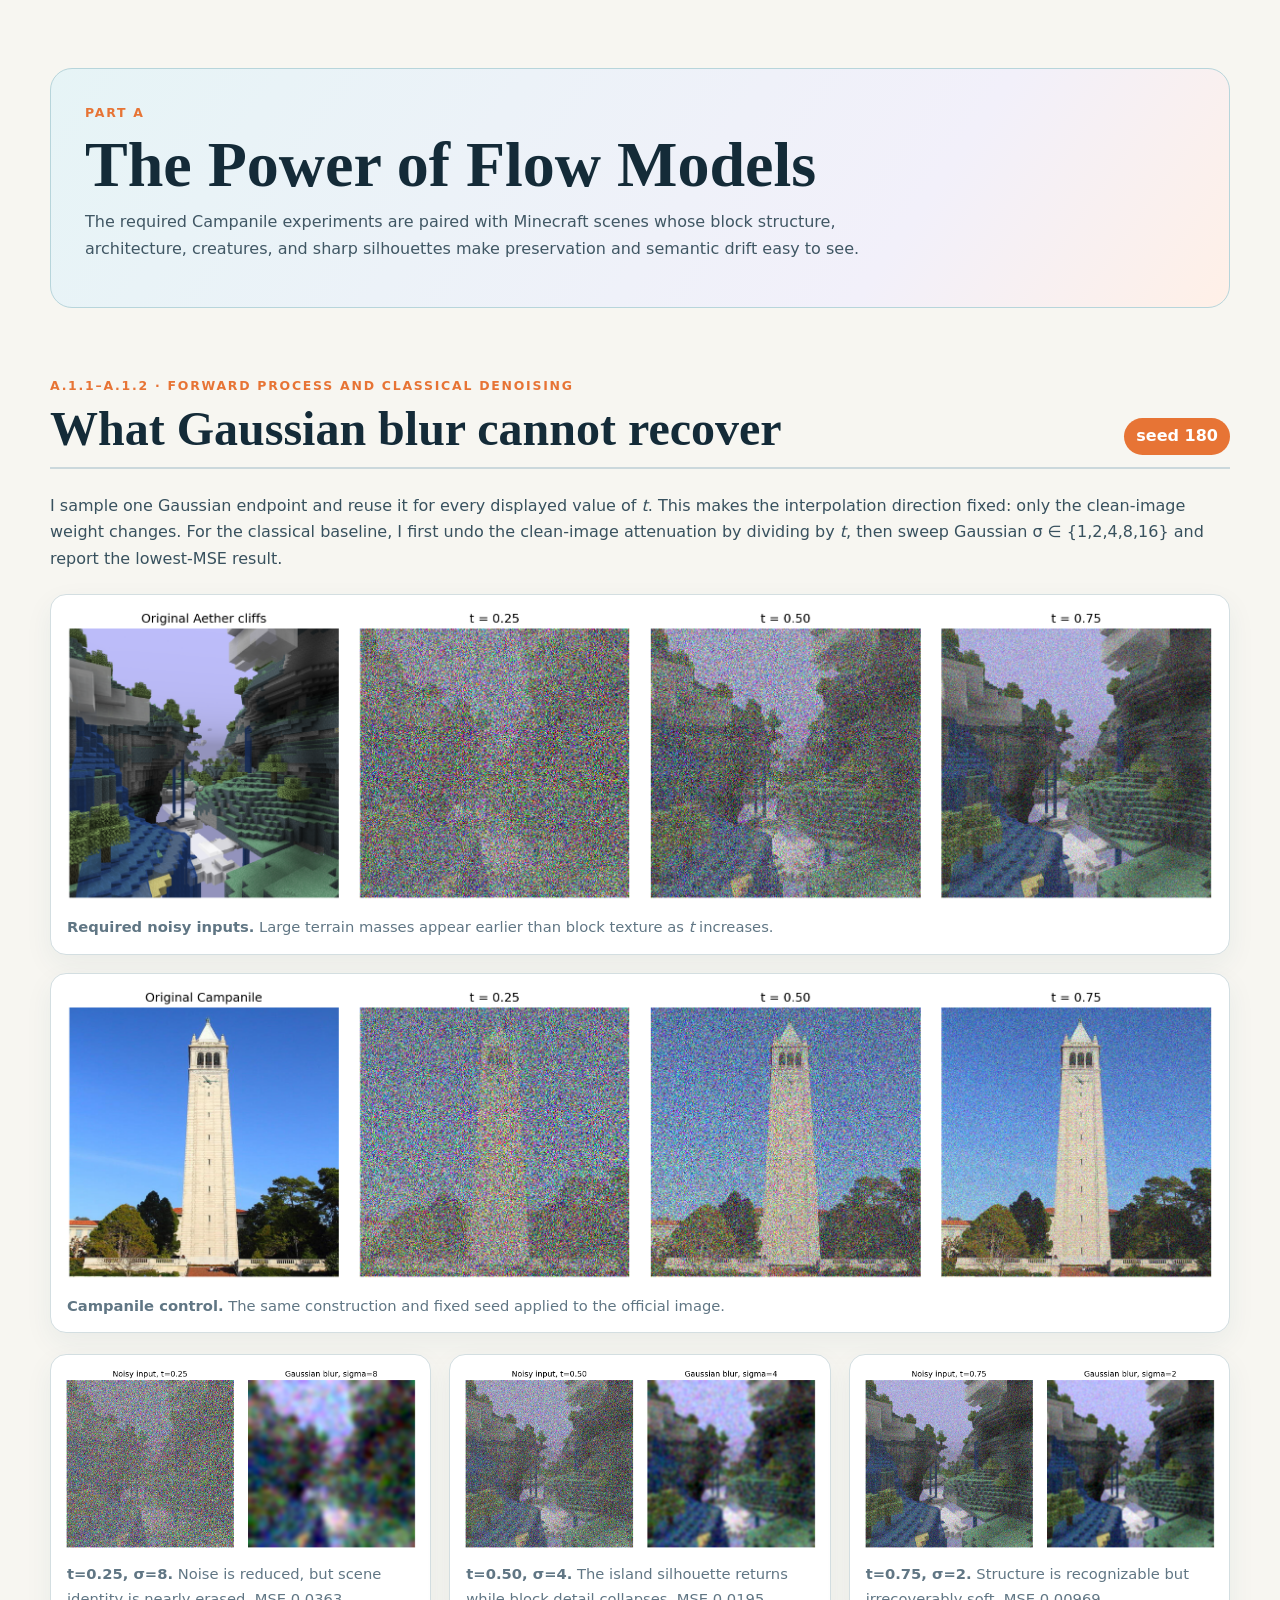
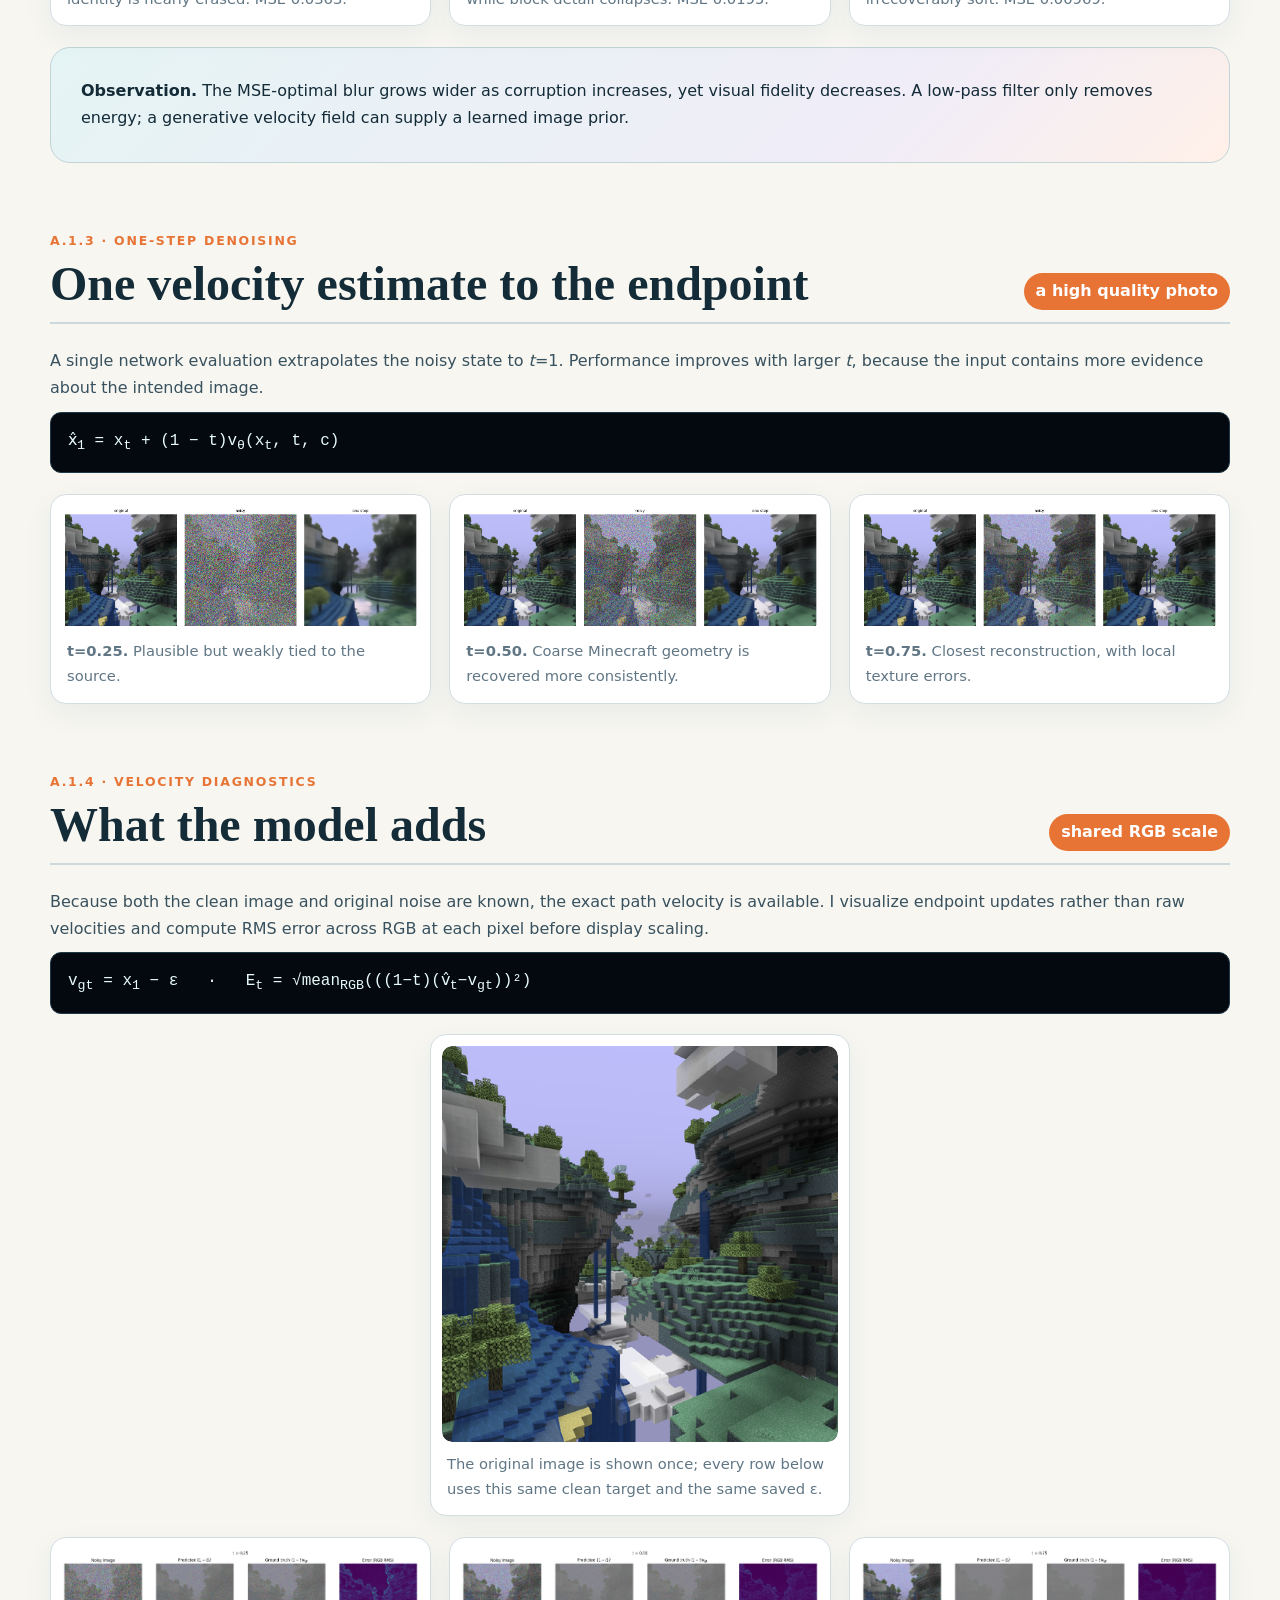
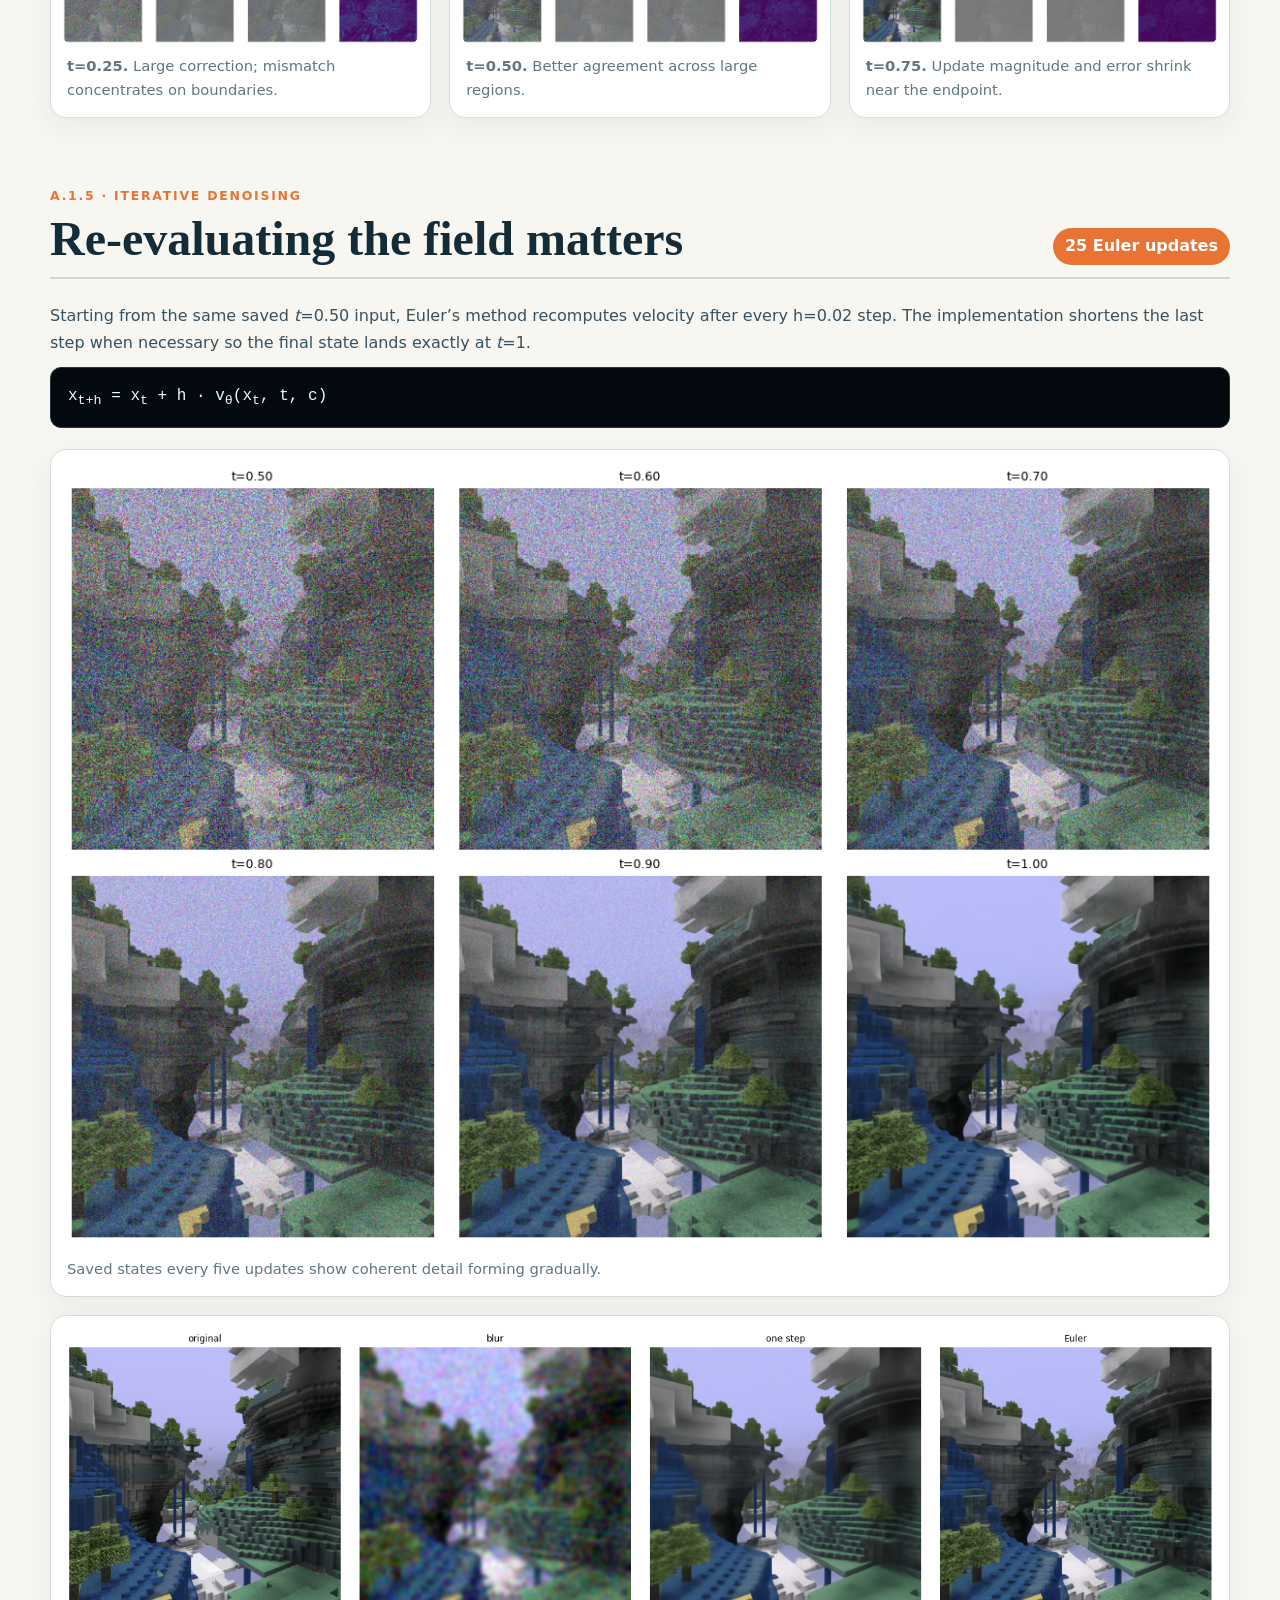
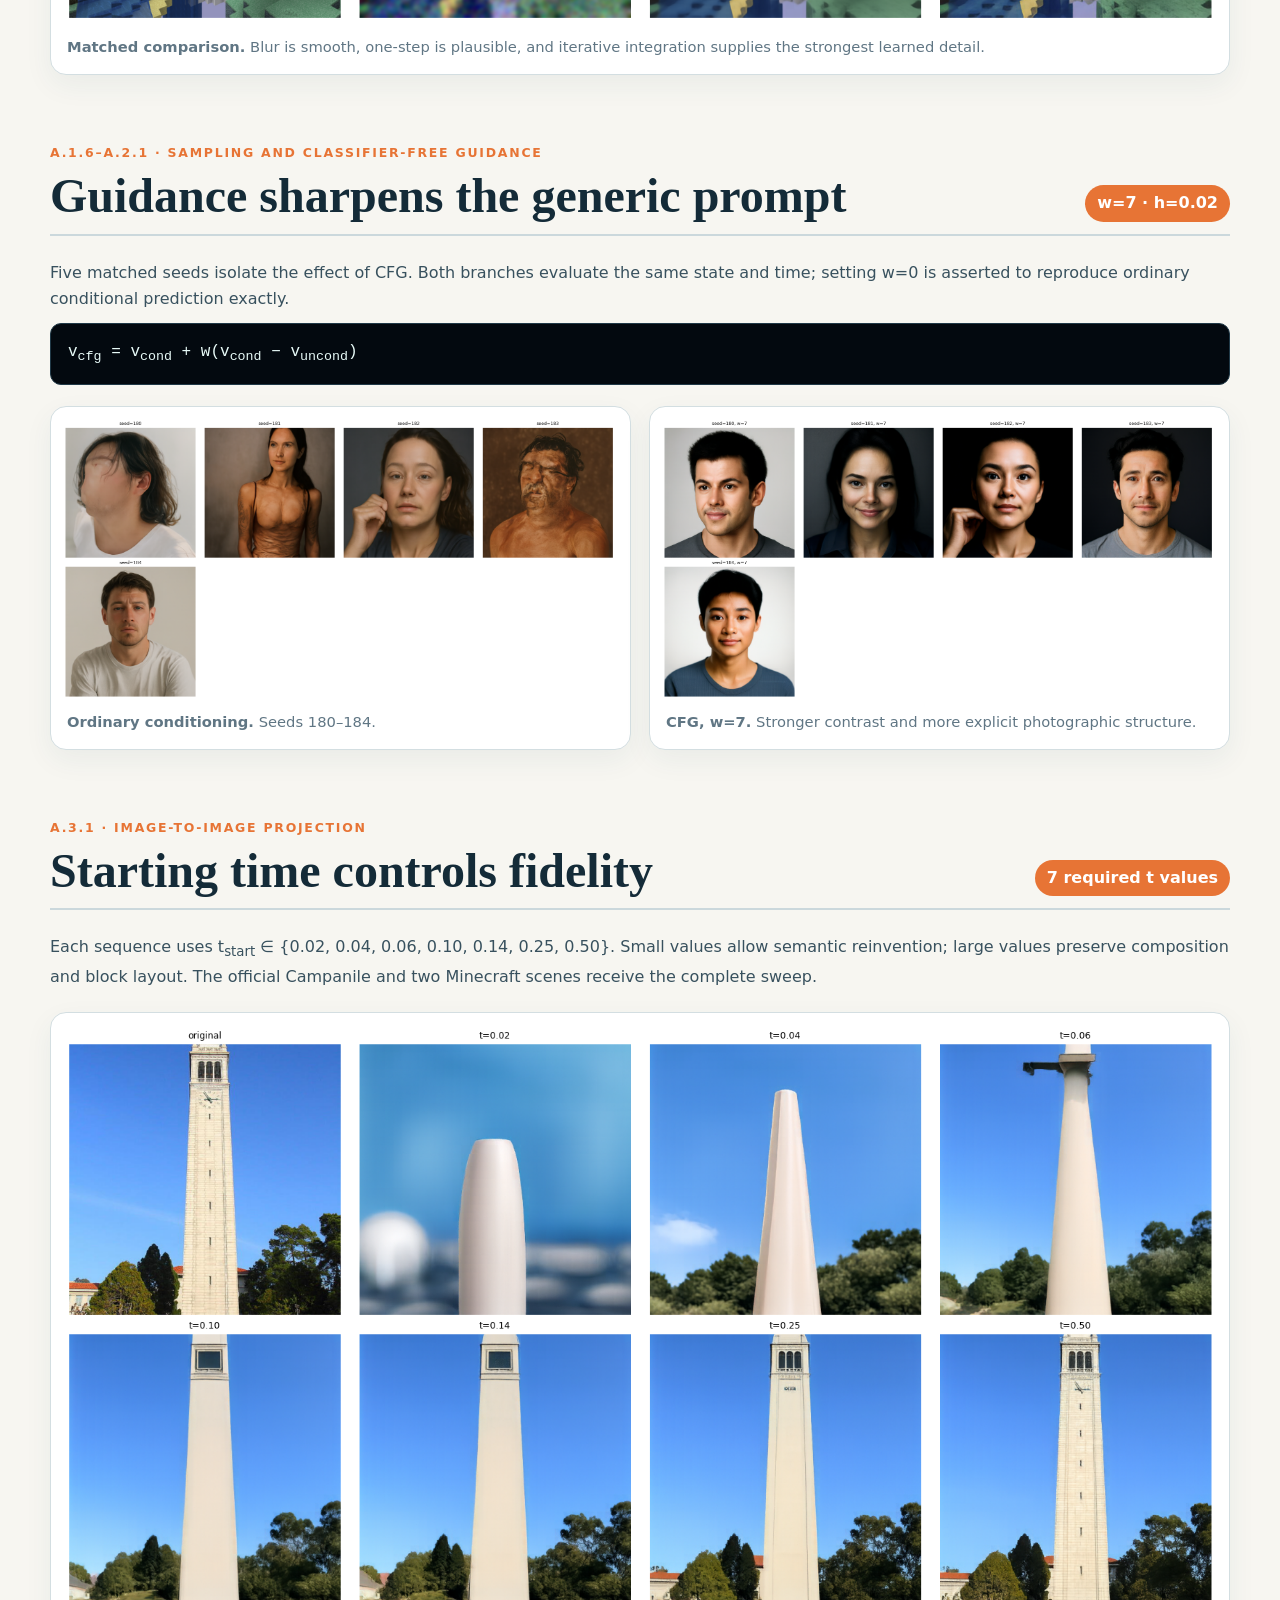
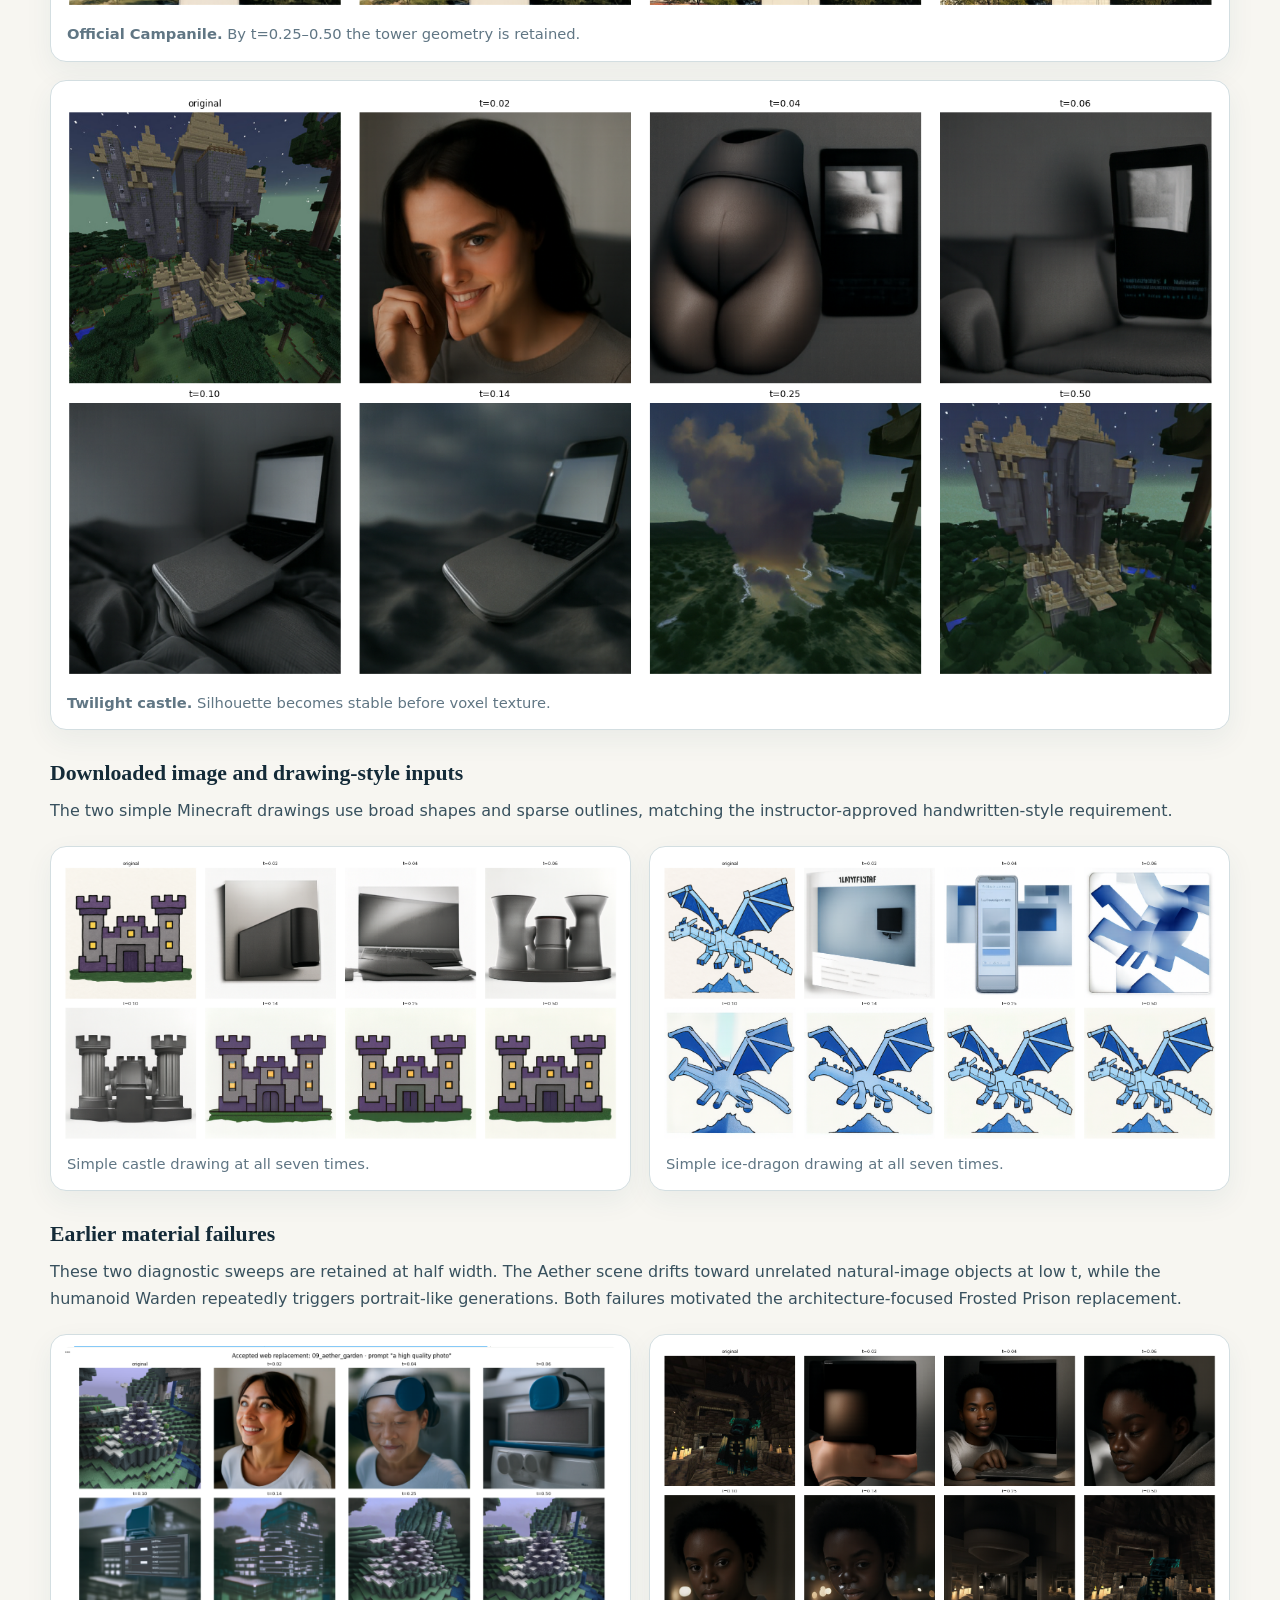
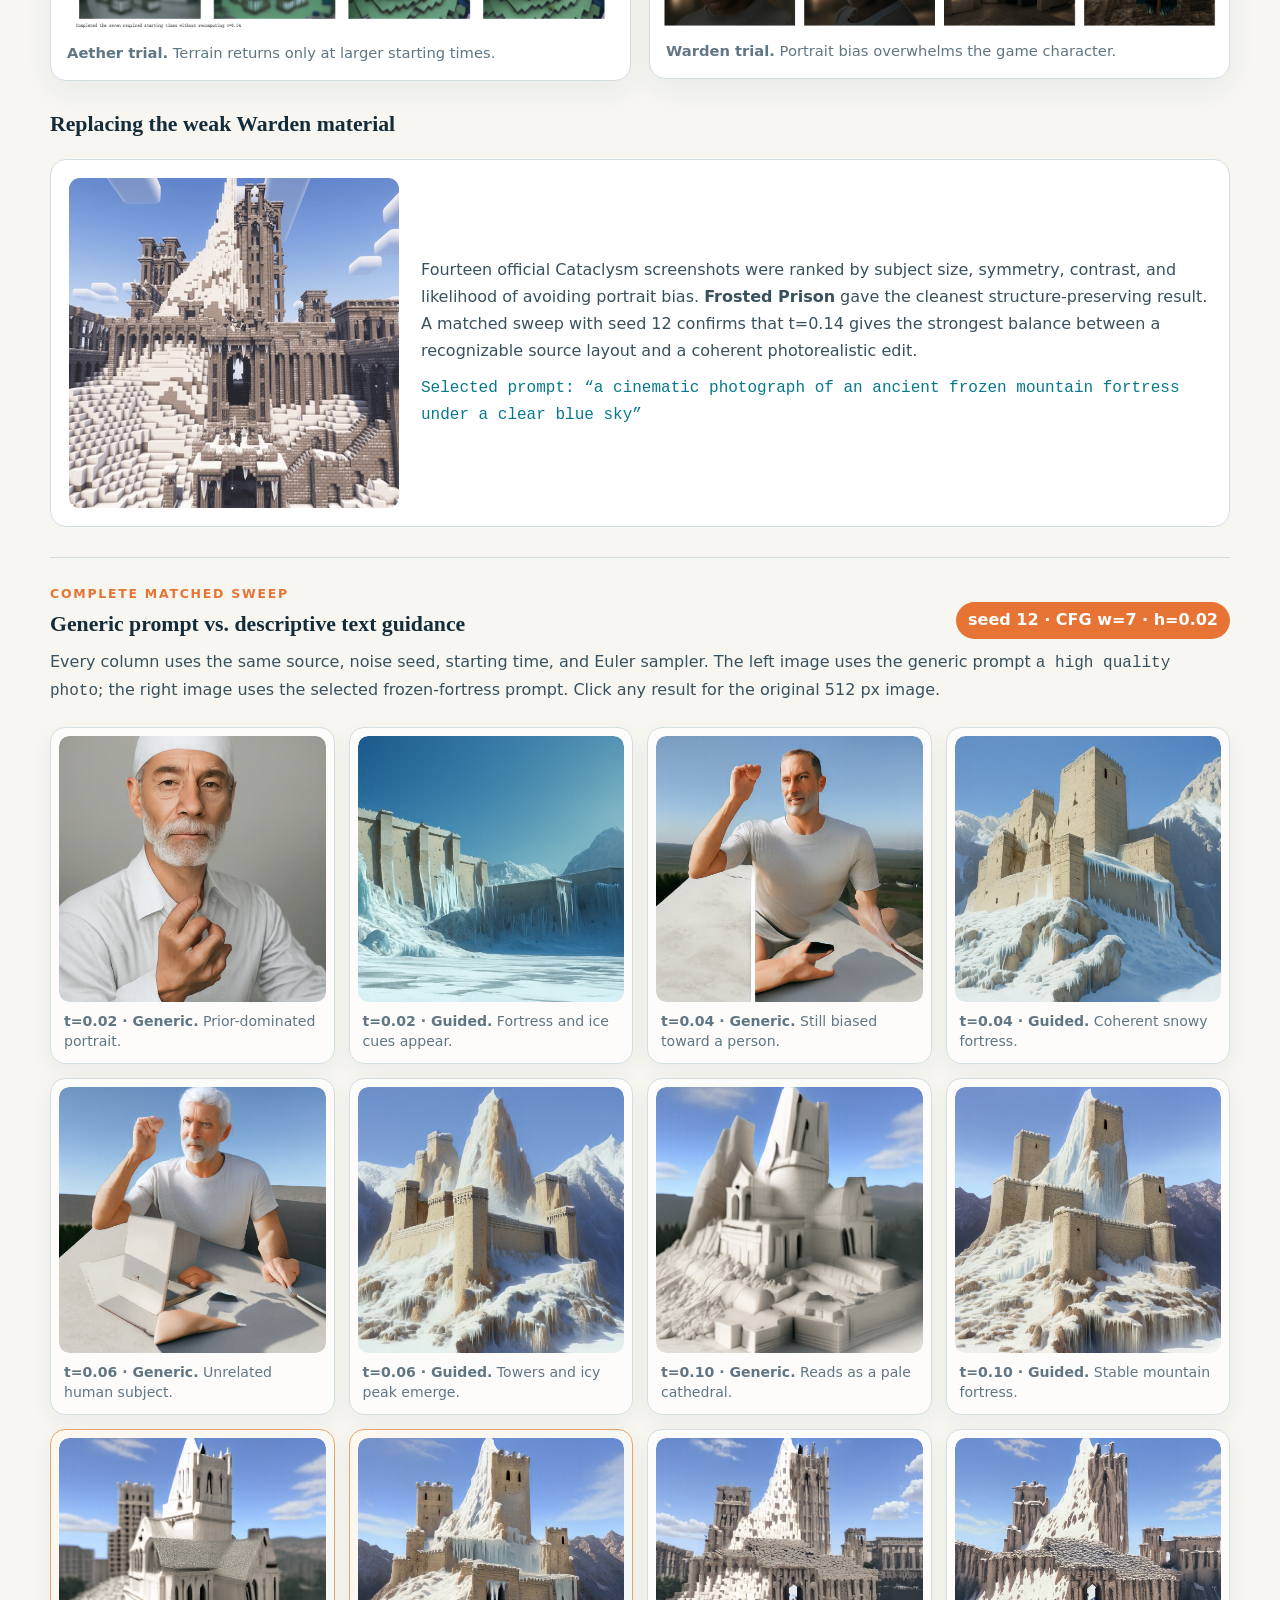
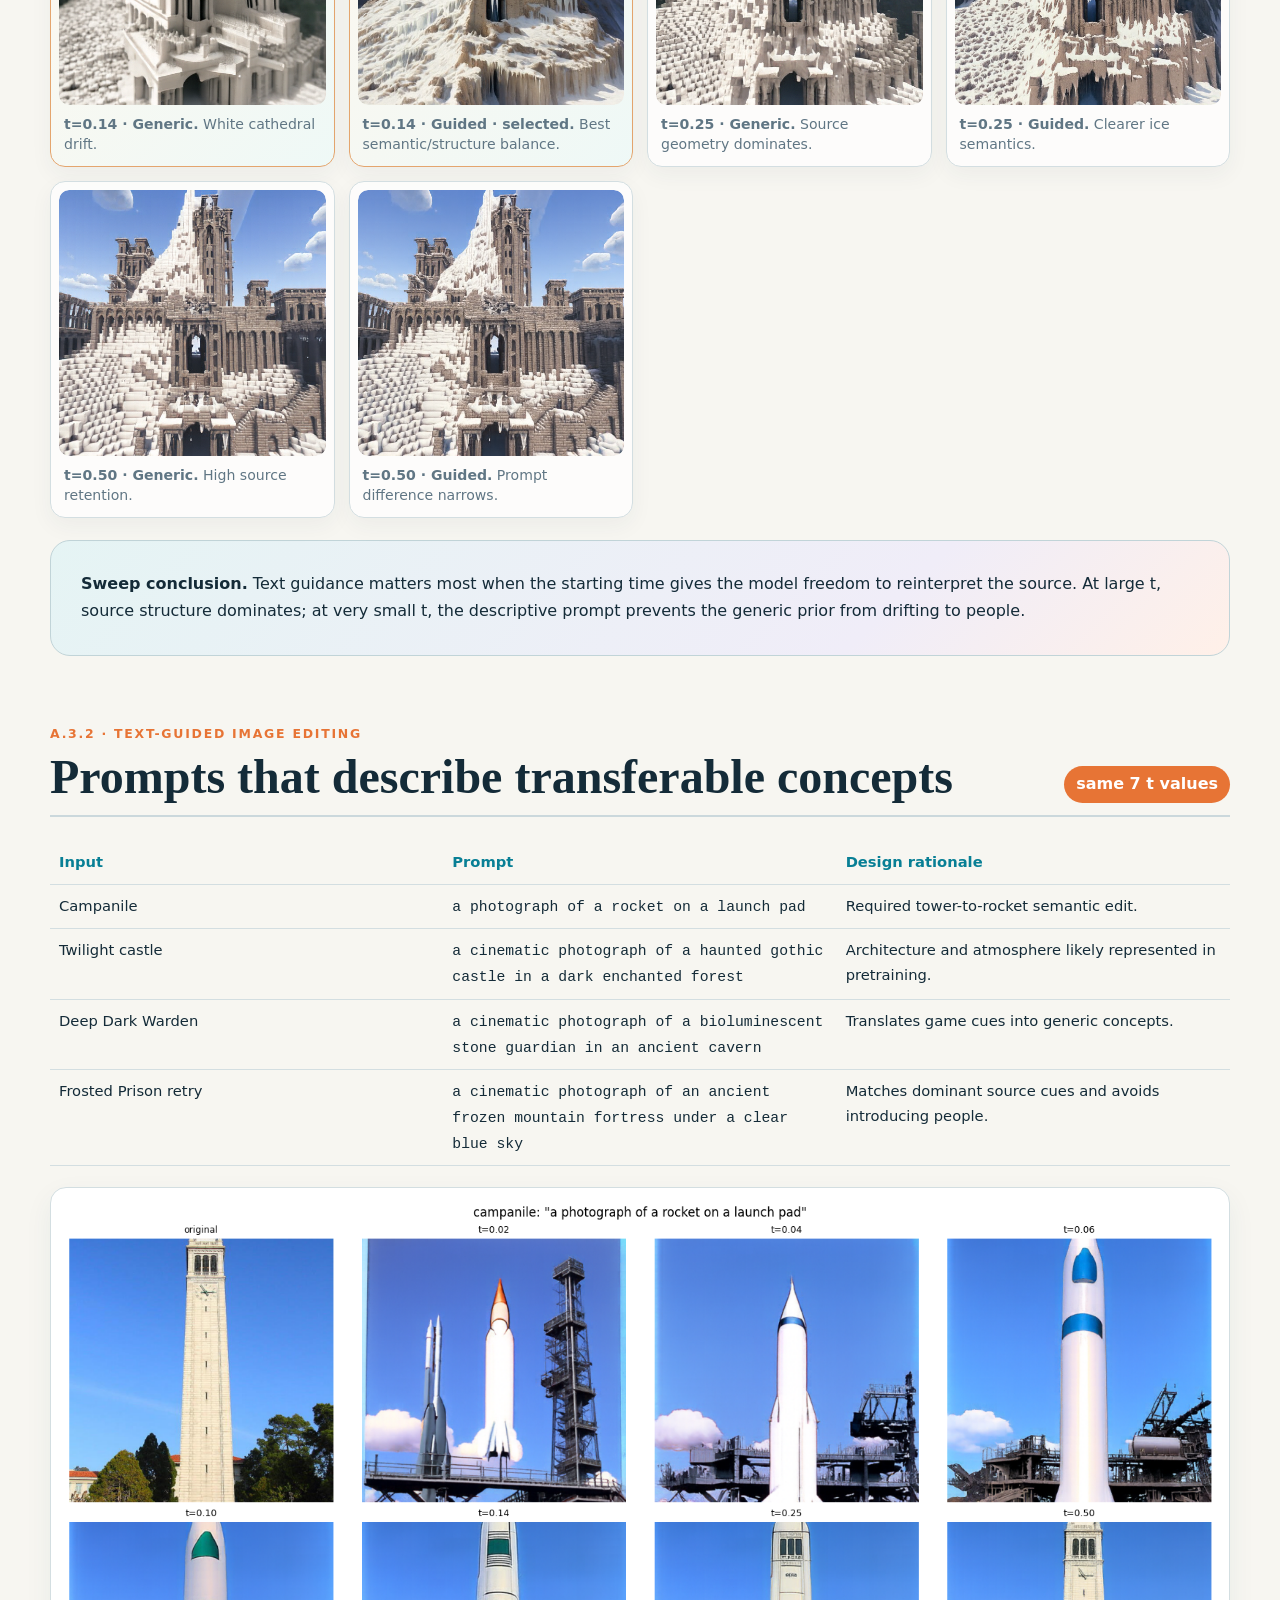
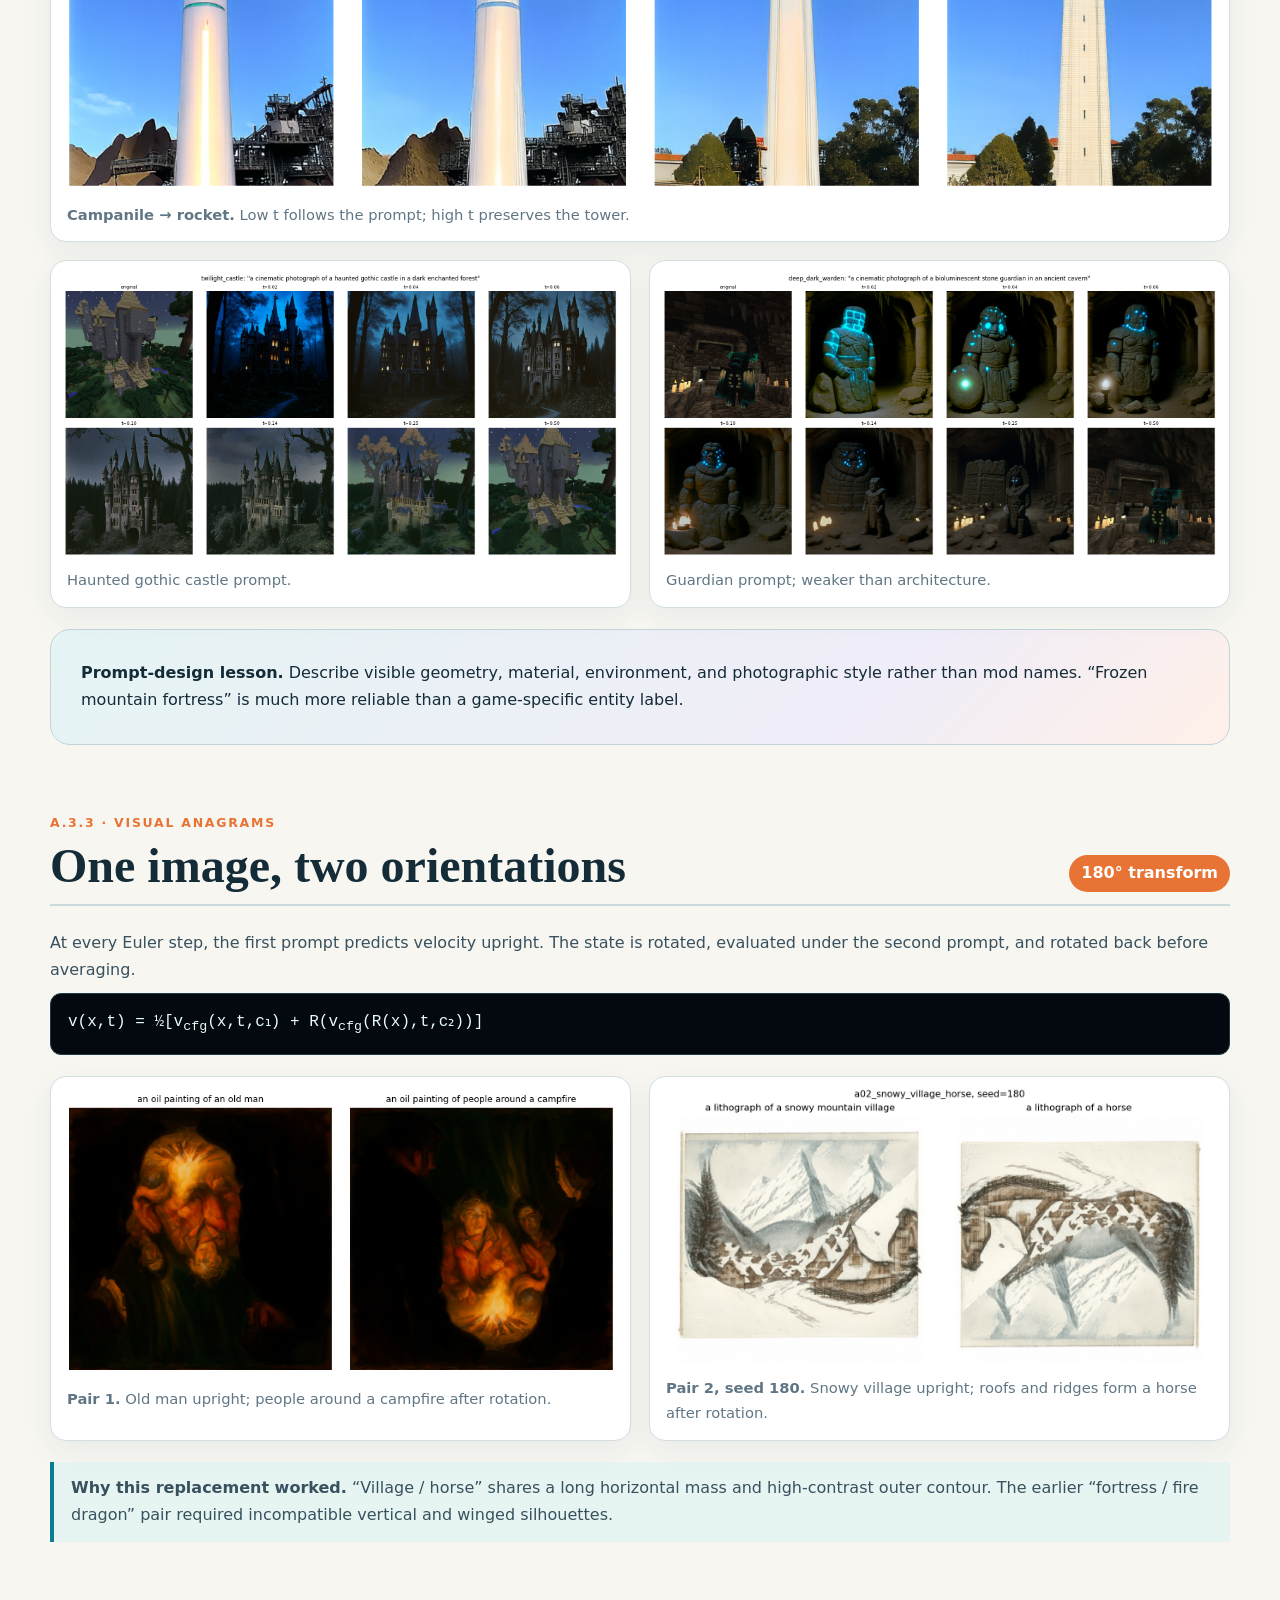
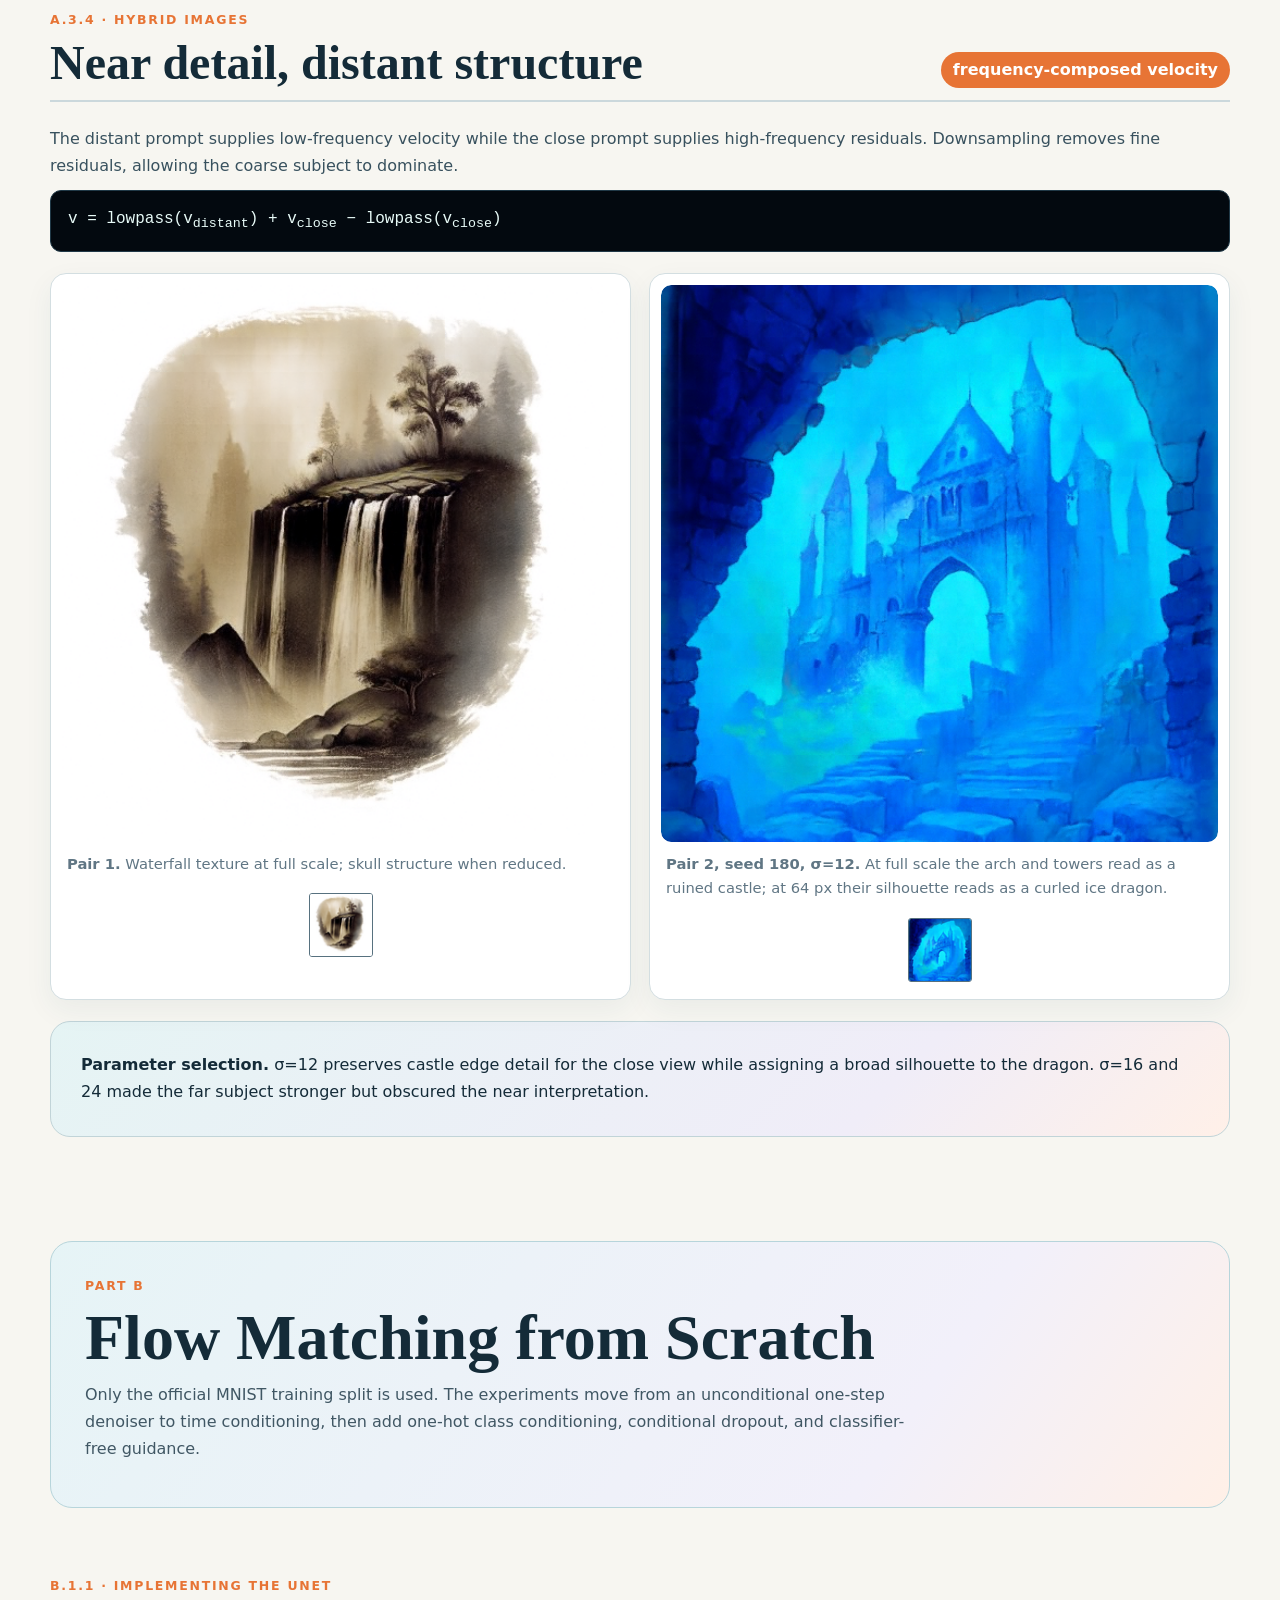
<file: pj3/index.html>
<!doctype html>
<html lang="en">
<head>
  <meta charset="utf-8">
  <meta name="viewport" content="width=device-width, initial-scale=1">
  <meta name="description" content="CS180 Project 3: flow matching with a pretrained PixNerd model and MNIST UNets trained from scratch.">
  <title>Fun with Flow Models · CS180 Project 3</title>
  <link rel="icon" type="image/svg+xml" href="data:image/svg+xml,%3Csvg xmlns='http://www.w3.org/2000/svg' viewBox='0 0 64 64'%3E%3Crect width='64' height='64' rx='14' fill='%23081018'/%3E%3Cpath d='M12 45C22 19 37 52 52 17' fill='none' stroke='%2349d6c6' stroke-width='7' stroke-linecap='round'/%3E%3Ccircle cx='52' cy='17' r='6' fill='%23ff8759'/%3E%3C/svg%3E">
  <link rel="stylesheet" href="style.css">
</head>
<body>
  <header class="hero">
    <div class="wrap hero-copy">
      <div class="eyebrow">CS 180 · Project 3 · Fall 2026</div>
      <h1>Fun with<br>Flow Models</h1>
      <p class="lead">From a pretrained 512×512 text-to-image vector field to MNIST generation from scratch: a reproducible study of interpolation, guidance, image illusions, and conditional flow matching.</p>
      <div class="badges">
        <span class="badge">Part A · PixNerd-XXL</span>
        <span class="badge">Part B · 60,000 MNIST images</span>
        <span class="badge">Euler integration</span>
        <span class="badge">All required experiments</span>
      </div>
    </div>
  </header>

  <nav class="rubric-nav" aria-label="Project sections"><div class="wrap">
    <a href="#introduction">Introduction</a><a href="#a11">A.1 Flow basics</a><a href="#a16">A.2 Guidance</a>
    <a href="#a31">A.3 Editing</a><a href="#a33">A.3.3 Anagrams</a><a href="#a34">A.3.4 Hybrids</a>
    <a href="#b1">B.1 Denoising</a><a href="#b2">B.2 Time FM</a><a href="#b3">B.3 Class FM</a><a href="#implementation">Reproducibility</a><a href="#conclusion">Conclusion</a>
  </div></nav>

  <main class="wrap">
    <section id="introduction">
      <div class="introduction">
        <div>
          <div class="kicker">Introduction</div>
          <h2>Learning to move noise into images</h2>
        </div>
        <p>Flow matching learns a time-dependent velocity field that transports samples from a simple noise distribution toward the image distribution. This project studies that idea at two scales: first by probing and steering a pretrained text-conditioned model, then by implementing and training compact UNets on MNIST. Together, the experiments show how interpolation, conditioning, classifier-free guidance, and frequency-aware composition shape the generated result.</p>
      </div>
      <div class="method">
        <div class="card">
          <div class="kicker">Core idea</div><h2>A straight probability path</h2>
          <p>Given clean data <em>x</em><sub>1</sub> and Gaussian noise <em>x</em><sub>0</sub>, flow matching trains a vector field along the straight interpolation between them. At inference time, Euler integration follows the learned velocity from noise at <em>t</em>=0 to data at <em>t</em>=1.</p>
          <div class="formula">x<sub>t</sub> = (1 − t)x<sub>0</sub> + tx<sub>1</sub><br>u<sub>target</sub> = x<sub>1</sub> − x<sub>0</sub><br>L = E ||u<sub>θ</sub>(x<sub>t</sub>, t) − u<sub>target</sub>||²</div>
        </div>
        <div class="card">
          <div class="kicker">Experiment map</div><h3>Two complementary scales</h3>
          <table class="mini-table">
            <tr><th>Part A</th><td>Probe a released, large text-conditioned model: denoising, sampling, CFG, image-to-image editing, visual anagrams, and hybrid images.</td></tr>
            <tr><th>Part B</th><td>Implement the prescribed UNets and train time- and class-conditioned flow models using only official MNIST data.</td></tr>
            <tr><th>Controls</th><td>Fixed seeds, matched noise, saved checkpoints, shared display scales, and explicit ablations isolate each design decision.</td></tr>
          </table>
        </div>
      </div>
    </section>

    <div class="part-divider" id="part-a"><div class="kicker">Part A</div><h2>The Power of Flow Models</h2><p>The required Campanile experiments are paired with Minecraft scenes whose block structure, architecture, creatures, and sharp silhouettes make preservation and semantic drift easy to see.</p></div>

    <section id="a11" class="report-section">
      <div class="section-head"><div><div class="kicker">A.1.1–A.1.2 · Forward process and classical denoising</div><h2>What Gaussian blur cannot recover</h2></div><span class="tag">seed 180</span></div>
      <p>I sample one Gaussian endpoint and reuse it for every displayed value of <em>t</em>. This makes the interpolation direction fixed: only the clean-image weight changes. For the classical baseline, I first undo the clean-image attenuation by dividing by <em>t</em>, then sweep Gaussian σ ∈ {1,2,4,8,16} and report the lowest-MSE result.</p>
      <div class="figure-grid">
        <figure class="full"><a href="assets/a11-training-inputs.png"><img src="assets/a11-training-inputs.png" alt="Aether cliffs interpolated with Gaussian noise"></a><figcaption><strong>Required noisy inputs.</strong> Large terrain masses appear earlier than block texture as <em>t</em> increases.</figcaption></figure>
        <figure class="full"><a href="assets/campanile-training-inputs.png"><img src="assets/campanile-training-inputs.png" alt="Campanile interpolated with Gaussian noise"></a><figcaption><strong>Campanile control.</strong> The same construction and fixed seed applied to the official image.</figcaption></figure>
      </div>
      <div class="figure-grid three">
        <figure><a href="assets/a12-blur-025.png"><img src="assets/a12-blur-025.png" alt="Gaussian denoising at t 0.25"></a><figcaption><strong>t=0.25, σ=8.</strong> Noise is reduced, but scene identity is nearly erased. MSE 0.0363.</figcaption></figure>
        <figure><a href="assets/a12-blur-050.png"><img src="assets/a12-blur-050.png" alt="Gaussian denoising at t 0.50"></a><figcaption><strong>t=0.50, σ=4.</strong> The island silhouette returns while block detail collapses. MSE 0.0195.</figcaption></figure>
        <figure><a href="assets/a12-blur-075.png"><img src="assets/a12-blur-075.png" alt="Gaussian denoising at t 0.75"></a><figcaption><strong>t=0.75, σ=2.</strong> Structure is recognizable but irrecoverably soft. MSE 0.00969.</figcaption></figure>
      </div>
      <div class="takeaway"><strong>Observation.</strong> The MSE-optimal blur grows wider as corruption increases, yet visual fidelity decreases. A low-pass filter only removes energy; a generative velocity field can supply a learned image prior.</div>
    </section>

    <section id="a13" class="report-section">
      <div class="section-head"><div><div class="kicker">A.1.3 · One-step denoising</div><h2>One velocity estimate to the endpoint</h2></div><span class="tag">a high quality photo</span></div>
      <p>A single network evaluation extrapolates the noisy state to <em>t</em>=1. Performance improves with larger <em>t</em>, because the input contains more evidence about the intended image.</p>
      <div class="formula">x̂<sub>1</sub> = x<sub>t</sub> + (1 − t)v<sub>θ</sub>(x<sub>t</sub>, t, c)</div>
      <div class="figure-grid three">
        <figure><a href="assets/a13-one-step-t025.png"><img src="assets/a13-one-step-t025.png" alt="One-step denoising at t 0.25"></a><figcaption><strong>t=0.25.</strong> Plausible but weakly tied to the source.</figcaption></figure>
        <figure><a href="assets/a13-one-step-t050.png"><img src="assets/a13-one-step-t050.png" alt="One-step denoising at t 0.50"></a><figcaption><strong>t=0.50.</strong> Coarse Minecraft geometry is recovered more consistently.</figcaption></figure>
        <figure><a href="assets/a13-one-step-t075.png"><img src="assets/a13-one-step-t075.png" alt="One-step denoising at t 0.75"></a><figcaption><strong>t=0.75.</strong> Closest reconstruction, with local texture errors.</figcaption></figure>
      </div>
    </section>

    <section id="a14" class="report-section">
      <div class="section-head"><div><div class="kicker">A.1.4 · Velocity diagnostics</div><h2>What the model adds</h2></div><span class="tag">shared RGB scale</span></div>
      <p>Because both the clean image and original noise are known, the exact path velocity is available. I visualize endpoint updates rather than raw velocities and compute RMS error across RGB at each pixel before display scaling.</p>
      <div class="formula">v<sub>gt</sub> = x<sub>1</sub> − ε &nbsp;&nbsp;·&nbsp;&nbsp; E<sub>t</sub> = √mean<sub>RGB</sub>(((1−t)(v̂<sub>t</sub>−v<sub>gt</sub>))²)</div>
      <figure class="compact-original"><a href="assets/a14-velocity-original.png"><img src="assets/a14-velocity-original.png" alt="Original Aether image used for velocity diagnostics"></a><figcaption>The original image is shown once; every row below uses this same clean target and the same saved ε.</figcaption></figure>
      <div class="figure-grid three">
        <figure><a href="assets/a14-velocity-t025.png"><img src="assets/a14-velocity-t025.png" alt="Velocity comparison at t 0.25"></a><figcaption><strong>t=0.25.</strong> Large correction; mismatch concentrates on boundaries.</figcaption></figure>
        <figure><a href="assets/a14-velocity-t050.png"><img src="assets/a14-velocity-t050.png" alt="Velocity comparison at t 0.50"></a><figcaption><strong>t=0.50.</strong> Better agreement across large regions.</figcaption></figure>
        <figure><a href="assets/a14-velocity-t075.png"><img src="assets/a14-velocity-t075.png" alt="Velocity comparison at t 0.75"></a><figcaption><strong>t=0.75.</strong> Update magnitude and error shrink near the endpoint.</figcaption></figure>
      </div>
    </section>

    <section id="a15" class="report-section">
      <div class="section-head"><div><div class="kicker">A.1.5 · Iterative denoising</div><h2>Re-evaluating the field matters</h2></div><span class="tag">25 Euler updates</span></div>
      <p>Starting from the same saved <em>t</em>=0.50 input, Euler’s method recomputes velocity after every h=0.02 step. The implementation shortens the last step when necessary so the final state lands exactly at <em>t</em>=1.</p>
      <div class="formula">x<sub>t+h</sub> = x<sub>t</sub> + h · v<sub>θ</sub>(x<sub>t</sub>, t, c)</div>
      <div class="figure-grid">
        <figure class="full"><a href="assets/a15-euler-trajectory.png"><img src="assets/a15-euler-trajectory.png" alt="Iterative denoising trajectory"></a><figcaption>Saved states every five updates show coherent detail forming gradually.</figcaption></figure>
        <figure class="full"><a href="assets/a15-method-comparison.png"><img src="assets/a15-method-comparison.png" alt="Blur one-step and iterative comparison"></a><figcaption><strong>Matched comparison.</strong> Blur is smooth, one-step is plausible, and iterative integration supplies the strongest learned detail.</figcaption></figure>
      </div>
    </section>

    <section id="a16" class="report-section">
      <div class="section-head"><div><div class="kicker">A.1.6–A.2.1 · Sampling and classifier-free guidance</div><h2>Guidance sharpens the generic prompt</h2></div><span class="tag">w=7 · h=0.02</span></div>
      <p>Five matched seeds isolate the effect of CFG. Both branches evaluate the same state and time; setting w=0 is asserted to reproduce ordinary conditional prediction exactly.</p>
      <div class="formula">v<sub>cfg</sub> = v<sub>cond</sub> + w(v<sub>cond</sub> − v<sub>uncond</sub>)</div>
      <div class="figure-grid">
        <figure><a href="assets/a16-conditional-samples.png"><img src="assets/a16-conditional-samples.png" alt="Five ordinary conditional samples"></a><figcaption><strong>Ordinary conditioning.</strong> Seeds 180–184.</figcaption></figure>
        <figure><a href="assets/a21-cfg-samples.png"><img src="assets/a21-cfg-samples.png" alt="Five classifier-free guided samples"></a><figcaption><strong>CFG, w=7.</strong> Stronger contrast and more explicit photographic structure.</figcaption></figure>
      </div>
    </section>

    <section id="a31" class="report-section">
      <div class="section-head"><div><div class="kicker">A.3.1 · Image-to-image projection</div><h2>Starting time controls fidelity</h2></div><span class="tag">7 required t values</span></div>
      <p>Each sequence uses t<sub>start</sub> ∈ {0.02, 0.04, 0.06, 0.10, 0.14, 0.25, 0.50}. Small values allow semantic reinvention; large values preserve composition and block layout. The official Campanile and two Minecraft scenes receive the complete sweep.</p>
      <div class="figure-grid">
        <figure class="full"><a href="assets/a31-campanile-sweep.png"><img src="assets/a31-campanile-sweep.png" alt="Campanile image-to-image sweep"></a><figcaption><strong>Official Campanile.</strong> By t=0.25–0.50 the tower geometry is retained.</figcaption></figure>
        <figure class="full"><a href="assets/a31-twilight-sweep.png"><img src="assets/a31-twilight-sweep.png" alt="Twilight castle image-to-image sweep"></a><figcaption><strong>Twilight castle.</strong> Silhouette becomes stable before voxel texture.</figcaption></figure>
      </div>
      <h3>Downloaded image and drawing-style inputs</h3>
      <p>The two simple Minecraft drawings use broad shapes and sparse outlines, matching the instructor-approved handwritten-style requirement.</p>
      <div class="figure-grid">
        <figure><a href="assets/a31-drawing-castle-sweep.png"><img src="assets/a31-drawing-castle-sweep.png" alt="Drawing-style castle sweep"></a><figcaption>Simple castle drawing at all seven times.</figcaption></figure>
        <figure><a href="assets/a31-drawing-dragon-sweep.png"><img src="assets/a31-drawing-dragon-sweep.png" alt="Drawing-style ice dragon sweep"></a><figcaption>Simple ice-dragon drawing at all seven times.</figcaption></figure>
      </div>
      <div class="keep-block">
        <h3 id="a31-failures">Earlier material failures</h3>
        <p>These two diagnostic sweeps are retained at half width. The Aether scene drifts toward unrelated natural-image objects at low t, while the humanoid Warden repeatedly triggers portrait-like generations. Both failures motivated the architecture-focused Frosted Prison replacement.</p>
        <div class="figure-grid compact-failures">
          <figure><a href="assets/a31-aether-garden-sweep.png"><img src="assets/a31-aether-garden-sweep.png" alt="Earlier Aether garden image-to-image sweep"></a><figcaption><strong>Aether trial.</strong> Terrain returns only at larger starting times.</figcaption></figure>
          <figure><a href="assets/a31-warden-sweep.png"><img src="assets/a31-warden-sweep.png" alt="Earlier Deep Dark Warden image-to-image sweep"></a><figcaption><strong>Warden trial.</strong> Portrait bias overwhelms the game character.</figcaption></figure>
        </div>
      </div>
      <h3>Replacing the weak Warden material</h3>
      <div class="material-case"><img src="assets/input-frosted-prison.jpg" alt="Cataclysm Frosted Prison input"><div><p>Fourteen official Cataclysm screenshots were ranked by subject size, symmetry, contrast, and likelihood of avoiding portrait bias. <strong>Frosted Prison</strong> gave the cleanest structure-preserving result. A matched sweep with seed 12 confirms that t=0.14 gives the strongest balance between a recognizable source layout and a coherent photorealistic edit.</p><p class="prompt">Selected prompt: “a cinematic photograph of an ancient frozen mountain fortress under a clear blue sky”</p></div></div>

      <div id="frosted-sweep" class="paired-sweep">
        <div class="sweep-heading">
          <div><div class="kicker">Complete matched sweep</div><h3>Generic prompt vs. descriptive text guidance</h3></div>
          <span class="tag">seed 12 · CFG w=7 · h=0.02</span>
        </div>
        <p>Every column uses the same source, noise seed, starting time, and Euler sampler. The left image uses the generic prompt <code>a high quality photo</code>; the right image uses the selected frozen-fortress prompt. Click any result for the original 512 px image.</p>

        <div class="frosted-grid">
          <figure><a href="assets/a31-frosted-generic-t002.png"><img src="assets/a31-frosted-generic-t002.png" alt="Frosted Prison generic edit at t equals 0.02"></a><figcaption><strong>t=0.02 · Generic.</strong> Prior-dominated portrait.</figcaption></figure>
          <figure><a href="assets/a32-frosted-guided-t002.png"><img src="assets/a32-frosted-guided-t002.png" alt="Frosted Prison text-guided edit at t equals 0.02"></a><figcaption><strong>t=0.02 · Guided.</strong> Fortress and ice cues appear.</figcaption></figure>
          <figure><a href="assets/a31-frosted-generic-t004.png"><img src="assets/a31-frosted-generic-t004.png" alt="Frosted Prison generic edit at t equals 0.04"></a><figcaption><strong>t=0.04 · Generic.</strong> Still biased toward a person.</figcaption></figure>
          <figure><a href="assets/a32-frosted-guided-t004.png"><img src="assets/a32-frosted-guided-t004.png" alt="Frosted Prison text-guided edit at t equals 0.04"></a><figcaption><strong>t=0.04 · Guided.</strong> Coherent snowy fortress.</figcaption></figure>

          <figure><a href="assets/a31-frosted-generic-t006.png"><img src="assets/a31-frosted-generic-t006.png" alt="Frosted Prison generic edit at t equals 0.06"></a><figcaption><strong>t=0.06 · Generic.</strong> Unrelated human subject.</figcaption></figure>
          <figure><a href="assets/a32-frosted-guided-t006.png"><img src="assets/a32-frosted-guided-t006.png" alt="Frosted Prison text-guided edit at t equals 0.06"></a><figcaption><strong>t=0.06 · Guided.</strong> Towers and icy peak emerge.</figcaption></figure>
          <figure><a href="assets/a31-frosted-generic-t010.png"><img src="assets/a31-frosted-generic-t010.png" alt="Frosted Prison generic edit at t equals 0.10"></a><figcaption><strong>t=0.10 · Generic.</strong> Reads as a pale cathedral.</figcaption></figure>
          <figure><a href="assets/a32-frosted-guided-t010.png"><img src="assets/a32-frosted-guided-t010.png" alt="Frosted Prison text-guided edit at t equals 0.10"></a><figcaption><strong>t=0.10 · Guided.</strong> Stable mountain fortress.</figcaption></figure>

          <figure class="selected-result"><a href="assets/a31-frosted-generic-t014.png"><img src="assets/a31-frosted-generic-t014.png" alt="Frosted Prison generic edit at selected t equals 0.14"></a><figcaption><strong>t=0.14 · Generic.</strong> White cathedral drift.</figcaption></figure>
          <figure class="selected-result"><a href="assets/a32-frosted-guided-t014.png"><img src="assets/a32-frosted-guided-t014.png" alt="Frosted Prison text-guided edit at selected t equals 0.14"></a><figcaption><strong>t=0.14 · Guided · selected.</strong> Best semantic/structure balance.</figcaption></figure>
          <figure><a href="assets/a31-frosted-generic-t025.png"><img src="assets/a31-frosted-generic-t025.png" alt="Frosted Prison generic edit at t equals 0.25"></a><figcaption><strong>t=0.25 · Generic.</strong> Source geometry dominates.</figcaption></figure>
          <figure><a href="assets/a32-frosted-guided-t025.png"><img src="assets/a32-frosted-guided-t025.png" alt="Frosted Prison text-guided edit at t equals 0.25"></a><figcaption><strong>t=0.25 · Guided.</strong> Clearer ice semantics.</figcaption></figure>

          <figure><a href="assets/a31-frosted-generic-t050.png"><img src="assets/a31-frosted-generic-t050.png" alt="Frosted Prison generic edit at t equals 0.50"></a><figcaption><strong>t=0.50 · Generic.</strong> High source retention.</figcaption></figure>
          <figure><a href="assets/a32-frosted-guided-t050.png"><img src="assets/a32-frosted-guided-t050.png" alt="Frosted Prison text-guided edit at t equals 0.50"></a><figcaption><strong>t=0.50 · Guided.</strong> Prompt difference narrows.</figcaption></figure>
        </div>
        <div class="takeaway"><strong>Sweep conclusion.</strong> Text guidance matters most when the starting time gives the model freedom to reinterpret the source. At large t, source structure dominates; at very small t, the descriptive prompt prevents the generic prior from drifting to people.</div>
      </div>
    </section>

    <section id="a32" class="report-section">
      <div class="section-head"><div><div class="kicker">A.3.2 · Text-guided image editing</div><h2>Prompts that describe transferable concepts</h2></div><span class="tag">same 7 t values</span></div>
      <table class="mini-table">
        <tr><th>Input</th><th>Prompt</th><th>Design rationale</th></tr>
        <tr><td>Campanile</td><td><code>a photograph of a rocket on a launch pad</code></td><td>Required tower-to-rocket semantic edit.</td></tr>
        <tr><td>Twilight castle</td><td><code>a cinematic photograph of a haunted gothic castle in a dark enchanted forest</code></td><td>Architecture and atmosphere likely represented in pretraining.</td></tr>
        <tr><td>Deep Dark Warden</td><td><code>a cinematic photograph of a bioluminescent stone guardian in an ancient cavern</code></td><td>Translates game cues into generic concepts.</td></tr>
        <tr><td>Frosted Prison retry</td><td><code>a cinematic photograph of an ancient frozen mountain fortress under a clear blue sky</code></td><td>Matches dominant source cues and avoids introducing people.</td></tr>
      </table>
      <div class="figure-grid">
        <figure class="full"><a href="assets/a32-campanile-text-sweep.png"><img src="assets/a32-campanile-text-sweep.png" alt="Campanile rocket edit sweep"></a><figcaption><strong>Campanile → rocket.</strong> Low t follows the prompt; high t preserves the tower.</figcaption></figure>
        <figure><a href="assets/a32-twilight-text-sweep.png"><img src="assets/a32-twilight-text-sweep.png" alt="Twilight castle text edit"></a><figcaption>Haunted gothic castle prompt.</figcaption></figure>
        <figure><a href="assets/a32-warden-text-sweep.png"><img src="assets/a32-warden-text-sweep.png" alt="Warden text edit"></a><figcaption>Guardian prompt; weaker than architecture.</figcaption></figure>
      </div>
      <div class="takeaway"><strong>Prompt-design lesson.</strong> Describe visible geometry, material, environment, and photographic style rather than mod names. “Frozen mountain fortress” is much more reliable than a game-specific entity label.</div>
    </section>

    <section id="a33" class="report-section">
      <div class="section-head"><div><div class="kicker">A.3.3 · Visual anagrams</div><h2>One image, two orientations</h2></div><span class="tag">180° transform</span></div>
      <p>At every Euler step, the first prompt predicts velocity upright. The state is rotated, evaluated under the second prompt, and rotated back before averaging.</p>
      <div class="formula">v(x,t) = ½[v<sub>cfg</sub>(x,t,c₁) + R(v<sub>cfg</sub>(R(x),t,c₂))]</div>
      <div class="figure-grid">
        <figure><a href="assets/a33-oldman-campfire.png"><img src="assets/a33-oldman-campfire.png" alt="Old man and campfire anagram"></a><figcaption><strong>Pair 1.</strong> Old man upright; people around a campfire after rotation.</figcaption></figure>
        <figure><a href="assets/a33-village-horse-seed180.png"><img src="assets/a33-village-horse-seed180.png" alt="Village and horse anagram"></a><figcaption><strong>Pair 2, seed 180.</strong> Snowy village upright; roofs and ridges form a horse after rotation.</figcaption></figure>
      </div>
      <p class="note check"><strong>Why this replacement worked.</strong> “Village / horse” shares a long horizontal mass and high-contrast outer contour. The earlier “fortress / fire dragon” pair required incompatible vertical and winged silhouettes.</p>
    </section>

    <section id="a34" class="report-section">
      <div class="section-head"><div><div class="kicker">A.3.4 · Hybrid images</div><h2>Near detail, distant structure</h2></div><span class="tag">frequency-composed velocity</span></div>
      <p>The distant prompt supplies low-frequency velocity while the close prompt supplies high-frequency residuals. Downsampling removes fine residuals, allowing the coarse subject to dominate.</p>
      <div class="formula">v = lowpass(v<sub>distant</sub>) + v<sub>close</sub> − lowpass(v<sub>close</sub>)</div>
      <div class="figure-grid">
        <figure class="scale-demo"><a href="assets/a34-skull-waterfall-close.png"><img src="assets/a34-skull-waterfall-close.png" alt="Waterfall and skull hybrid"></a><figcaption><strong>Pair 1.</strong> Waterfall texture at full scale; skull structure when reduced.</figcaption><img class="native-64" src="assets/a34-skull-waterfall-far.png" alt="Skull waterfall at 64 pixels"></figure>
        <figure class="scale-demo"><a href="assets/a34-ice-dragon-ruins-full.png"><img src="assets/a34-ice-dragon-ruins-full.png" alt="Ruined castle and ice dragon hybrid at full scale"></a><figcaption><strong>Pair 2, seed 180, σ=12.</strong> At full scale the arch and towers read as a ruined castle; at 64 px their silhouette reads as a curled ice dragon.</figcaption><img class="native-64" src="assets/a34-ice-dragon-ruins-64.png" alt="Ruined castle and ice dragon hybrid at 64 pixels"></figure>
      </div>
      <div class="takeaway"><strong>Parameter selection.</strong> σ=12 preserves castle edge detail for the close view while assigning a broad silhouette to the dragon. σ=16 and 24 made the far subject stronger but obscured the near interpretation.</div>
    </section>

    <div class="part-divider" id="part-b"><div class="kicker">Part B</div><h2>Flow Matching from Scratch</h2><p>Only the official MNIST training split is used. The experiments move from an unconditional one-step denoiser to time conditioning, then add one-hot class conditioning, conditional dropout, and classifier-free guidance.</p></div>

    <section id="b1" class="report-section">
      <div class="section-head"><div><div class="kicker">B.1.1 · Implementing the UNet</div><h2>A prescribed convolutional UNet</h2></div><span class="tag">D=128 · 5 epochs</span></div>
      <div class="method"><div><p>The network follows the handout’s atomic operations and skip topology: two downsampling stages, a 1×1 bottleneck, two transposed-convolution upsampling stages, and a final single-channel prediction.</p><div class="formula">Conv = Conv2d → BatchNorm → GELU<br>Down = stride-2 Conv + ConvBlock<br>Up = stride-2 ConvTranspose + ConvBlock</div></div><figure><a href="assets/unconditional-arch.png"><img src="assets/unconditional-arch.png" alt="Unconditional UNet architecture"></a><figcaption>Official architecture implemented directly.</figcaption></figure></div>
      <h3>B.1.2 · Using the UNet as a denoiser</h3>
      <figure class="full"><a href="assets/b12-noise-levels.png"><img src="assets/b12-noise-levels.png" alt="MNIST Gaussian noise levels"></a><figcaption><strong>Forward corruption.</strong> Same digit and noise direction at σ ∈ {0, 0.2, 0.4, 0.5, 0.6, 0.8, 1}.</figcaption></figure>
      <h3>B.1.2.1 · Training at σ=0.5</h3>
      <p>Fresh ε is sampled after every batch is fetched. Adam uses 10<sup>−4</sup>. Microbatch 64 with four-step accumulation preserves effective batch 256 on the 2 GB GPU.</p>
      <div class="figure-grid three">
        <figure><a href="assets/b121-denoise-loss.png"><img src="assets/b121-denoise-loss.png" alt="Denoising loss"></a><figcaption>Mean epoch loss falls from 0.02095 to 0.00878.</figcaption></figure>
        <figure><a href="assets/b121-denoise-epoch1.png"><img src="assets/b121-denoise-epoch1.png" alt="Denoising epoch one"></a><figcaption><strong>Epoch 1.</strong> Noisy inputs and predictions.</figcaption></figure>
        <figure><a href="assets/b121-denoise-epoch5.png"><img src="assets/b121-denoise-epoch5.png" alt="Denoising epoch five"></a><figcaption><strong>Epoch 5.</strong> Cleaner strokes retain class identity.</figcaption></figure>
      </div>
      <h3>B.1.2.2 · Out-of-distribution noise</h3>
      <figure class="full"><a href="assets/b122-ood.png"><img src="assets/b122-ood.png" alt="OOD denoising"></a><figcaption>Best near training σ=0.5. Low-noise inputs are oversmoothed; high-noise inputs exceed the learned corruption level.</figcaption></figure>
      <h3>B.1.2.3 · Why one-step generation fails</h3>
      <p>A second UNet receives independent Gaussian noise paired with random clean digits. The input contains no target identity, so MSE rewards the conditional mean rather than diverse samples.</p>
      <div class="figure-grid three">
        <figure><a href="assets/b123-pure-loss.png"><img src="assets/b123-pure-loss.png" alt="Pure noise loss"></a><figcaption>Loss plateaus near 0.0675.</figcaption></figure>
        <figure><a href="assets/b123-pure-epoch1.png"><img src="assets/b123-pure-epoch1.png" alt="Pure noise epoch one"></a><figcaption><strong>Epoch 1.</strong> Shared template emerges.</figcaption></figure>
        <figure><a href="assets/b123-pure-epoch5.png"><img src="assets/b123-pure-epoch5.png" alt="Pure noise epoch five"></a><figcaption><strong>Epoch 5.</strong> Soft centroids, not independent digits.</figcaption></figure>
      </div>
    </section>

    <section id="b2" class="report-section">
      <div class="section-head"><div><div class="kicker">B.2.1–B.2.3 · Time-conditioned flow matching</div><h2>Learning velocity along the whole path</h2></div><span class="tag">D=64 · 50 steps</span></div>
      <h3>B.2.1 · Adding time conditioning</h3>
      <p>For every batch, x<sub>0</sub>~N(0,I) and continuous t~Uniform[0,1] are resampled. Two FCBlocks map scalar time into channel-wise features. Training predicts x<sub>1</sub>−x<sub>0</sub>; sampling integrates from fresh noise.</p>
      <div class="method"><figure><a href="assets/conditional-arch.png"><img src="assets/conditional-arch.png" alt="Time-conditioned architecture"></a><figcaption>Official two-point time conditioning.</figcaption></figure><figure><a href="assets/algo1-time-train.png"><img src="assets/algo1-time-train.png" alt="Flow matching training algorithm"></a><figcaption>Continuous-time training objective.</figcaption></figure></div>
      <h3>B.2.2 · Training the time-conditioned UNet</h3>
      <p>The epoch-mean MSE falls from 0.1650 to 0.09181 over ten full passes through the 60,000-image training split.</p>
      <div class="figure-grid"><figure><a href="assets/b23-time-loss.png"><img src="assets/b23-time-loss.png" alt="Time FM loss"></a><figcaption>Adam 10<sup>−2</sup> with exponential decay to 10<sup>−3</sup>.</figcaption></figure><figure><a href="assets/algo2-time-sample.png"><img src="assets/algo2-time-sample.png" alt="Euler sampling algorithm"></a><figcaption>Fifty Euler steps turn fixed Gaussian noise into digits.</figcaption></figure></div>
      <h3>B.2.3 · Sampling from the time-conditioned UNet</h3>
      <div class="figure-grid three">
        <figure><a href="assets/b23-time-epoch1.png"><img src="assets/b23-time-epoch1.png" alt="Time samples epoch one"></a><figcaption><strong>Epoch 1.</strong> Coarse strokes emerge.</figcaption></figure>
        <figure><a href="assets/b23-time-epoch5.png"><img src="assets/b23-time-epoch5.png" alt="Time samples epoch five"></a><figcaption><strong>Epoch 5.</strong> Most samples become digit-like.</figcaption></figure>
        <figure><a href="assets/b23-time-epoch10.png"><img src="assets/b23-time-epoch10.png" alt="Time samples epoch ten"></a><figcaption><strong>Epoch 10.</strong> Cleaner strokes; uneven unconditional class coverage remains.</figcaption></figure>
      </div>
    </section>

    <section id="b3" class="report-section">
      <div class="section-head"><div><div class="kicker">B.2.4–B.2.6 · Class conditioning and CFG</div><h2>Controllable generation</h2></div><span class="tag">p<sub>uncond</sub>=0.1 · γ=5</span></div>
      <h3>B.2.4 · Adding class conditioning</h3>
      <p>A one-hot digit vector receives two FC embeddings parallel to time. During training, 10% are zeroed so one network learns conditional and unconditional velocities. Sampling combines them with CFG.</p>
      <div class="formula">u<sub>CFG</sub> = u<sub>uncond</sub> + γ(u<sub>cond</sub> − u<sub>uncond</sub>)</div>
      <h3>B.2.5 · Training the class-conditioned UNet</h3>
      <p>The epoch-mean MSE decreases from 0.1572 at epoch 1 to 0.08471 at epoch 10. Conditioning makes the fixed-seed grid fully class-legible by epoch 5, while later epochs refine stroke consistency.</p>
      <div class="figure-grid"><figure><a href="assets/b26-class-loss.png"><img src="assets/b26-class-loss.png" alt="Class FM loss"></a><figcaption>Ten-epoch scheduled training loss.</figcaption></figure><div class="card"><h3>Required sampling protocol</h3><p>Four instances of every digit 0–9 begin from fixed seed 180 and use 300 Euler steps. Changes across epochs therefore reflect learning, not new initialization.</p><p>Adam starts at 10<sup>−2</sup>; ExponentialLR multiplies by 0.1<sup>1/10</sup> after each epoch.</p></div></div>
      <h3>B.2.6 · Sampling with classifier-free guidance</h3>
      <div class="figure-grid three">
        <figure><a href="assets/b26-class-epoch1.png"><img src="assets/b26-class-epoch1.png" alt="Class samples epoch one"></a><figcaption><strong>Epoch 1.</strong> Early label control.</figcaption></figure>
        <figure><a href="assets/b26-class-epoch5.png"><img src="assets/b26-class-epoch5.png" alt="Class samples epoch five"></a><figcaption><strong>Epoch 5.</strong> Most classes recognizable.</figcaption></figure>
        <figure><a href="assets/b26-class-epoch10.png"><img src="assets/b26-class-epoch10.png" alt="Class samples epoch ten"></a><figcaption><strong>Epoch 10.</strong> Consistent labels with within-class variation.</figcaption></figure>
      </div>
      <div class="ablation-stack">
        <div class="ablation-intro">
          <h3 id="b26-ablation">Required ablation · removing the scheduler</h3>
          <p>Holding 10<sup>−2</sup> constant is unstable. I compensate by using fixed 10<sup>−3</sup> and extending training from 10 to 15 epochs, trading fast early movement for stable late optimization.</p>
          <figure><a href="assets/b26-nosched-loss.png"><img src="assets/b26-nosched-loss.png" alt="No scheduler loss"></a><figcaption>Constant-rate loss across 15 epochs.</figcaption></figure>
        </div>
        <div class="sample-halves">
          <figure><a href="assets/b26-nosched-epoch15-digits0-4.png"><img src="assets/b26-nosched-epoch15-digits0-4.png" alt="No scheduler epoch fifteen samples for digits zero through four"></a><figcaption><strong>Digits 0–4.</strong> Four fixed-seed samples per class.</figcaption></figure>
          <figure><a href="assets/b26-nosched-epoch15-digits5-9.png"><img src="assets/b26-nosched-epoch15-digits5-9.png" alt="No scheduler epoch fifteen samples for digits five through nine"></a><figcaption><strong>Digits 5–9.</strong> Same guidance and 300-step sampler.</figcaption></figure>
        </div>
      </div>
      <div class="takeaway"><strong>Ablation conclusion.</strong> The lower constant rate reaches 0.08357 final epoch-mean MSE versus 0.08471 with the scheduler and produces comparably legible classes, but needs five extra epochs. The scheduler is not essential for quality here, but is more compute-efficient.</div>
    </section>

    <section id="implementation" class="report-section">
      <div class="section-head"><div><div class="kicker">Reproducibility</div><h2>Implementation and artifacts</h2></div><span class="tag">PyTorch</span></div>
      <table class="mini-table">
        <tr><th>Component</th><th>Setting</th><th>Verification</th></tr>
        <tr><td>Part A model</td><td>MCG-NJU/PixNerd-XXL-P16-T2I, float32</td><td>Text uses <code>model.encode(prompt)</code>; images use supplied preprocessing.</td></tr>
        <tr><td>Part A solver</td><td>h=0.02, CFG w=7, empty prompt unconditional branch</td><td>Endpoint, shape, finite-value, w=0, and rotation checks.</td></tr>
        <tr><td>MNIST</td><td>Official train split, 60,000 images, pixels [0,1]</td><td>No personal/external images in Part B.</td></tr>
        <tr><td>Denoiser</td><td>D=128, σ=0.5, Adam 10<sup>−4</sup>, 5 epochs</td><td>Effective batch 256 via 64×4 accumulation.</td></tr>
        <tr><td>Time FM</td><td>D=64, batch 64, Adam 10<sup>−2</sup>, ExpLR, 10 epochs</td><td>Continuous t; 50 sampling steps.</td></tr>
        <tr><td>Class FM</td><td>D=64, p=0.1, γ=5, 300 steps, 10 epochs</td><td>Four samples per digit at epochs 1, 5, 10.</td></tr>
        <tr><td>No scheduler</td><td>constant 10<sup>−3</sup>, 15 epochs</td><td>Independent checkpoints and matched final grid.</td></tr>
      </table>
      <div class="download-grid">
        <a class="download" href="downloads/parta_solution.ipynb"><strong>Part A notebook</strong><span>Filled lightweight Colab notebook</span></a>
        <a class="download" href="downloads/parta_frosted_sweep.ipynb"><strong>Frosted sweep notebook</strong><span>Seven generic + seven guided edits, resumable</span></a>
        <a class="download" href="downloads/partb_solution.ipynb"><strong>Part B notebook</strong><span>Standalone training workflow</span></a>
        <a class="download" href="downloads/parta_solution.py"><strong>Part A algorithms</strong><span>Flow utilities and diagnostics</span></a>
        <a class="download" href="downloads/partb_models.py"><strong>Part B models</strong><span>UNets and sampling functions</span></a>
        <a class="download" href="downloads/run_partb.py"><strong>Part B runner</strong><span>Checkpointed experiment driver</span></a>
      </div>
    </section>

    <section id="conclusion" class="report-section conclusion">
      <div class="section-head"><div><div class="kicker">Conclusion</div><h2>What the experiments show</h2></div><span class="tag">Part A + Part B</span></div>
      <p>Across both parts, flow matching works best when the model receives enough structure to predict a coherent direction without being forced to invent incompatible semantics. The pretrained experiments expose that tradeoff visually; the MNIST experiments reproduce it from first principles.</p>
      <div class="conclusion-grid">
        <div class="card"><h3>Structure precedes detail</h3><p>For image-to-image editing, larger starting times preserve composition and voxel geometry, while smaller values let the learned prior dominate. Architectural subjects survive this transition more reliably than humanoid game characters.</p></div>
        <div class="card"><h3>Guidance needs a compatible prompt</h3><p>CFG strengthens semantic direction, but it cannot repair a poor match between source geometry and text. Prompts describing material, silhouette, environment, and photographic style were more reliable than mod-specific names.</p></div>
        <div class="card"><h3>Iterative flow enables generation</h3><p>A one-step pure-noise denoiser collapses toward an average digit. Time conditioning makes iterative transport possible; class conditioning adds control, while the scheduler mainly improves compute efficiency rather than final attainable quality.</p></div>
      </div>
      <div class="takeaway"><strong>Overall.</strong> Flow matching is more than noise removal: it learns a direction field over an entire probability path. Starting time, conditioning, guidance, and numerical integration determine how faithfully that field follows source structure or moves toward a requested concept.</div>
    </section>

    <section class="sources"><h3>References and image provenance</h3><p>The implementation follows the <a href="https://cal-cs180.github.io/fa26/hw/proj3-flow/index.html">CS180 Project 3 handout</a>, official Campanile input, and supplied UNet diagrams. Minecraft screenshots are experimental inputs; source pages and exact URLs are documented in <code>IMAGE_SOURCES_AND_USE.md</code>. Cataclysm alternatives come from the mod’s official CurseForge gallery. The two simple drawing-style inputs were generated for this experiment and are described as drawing-style rather than claimed as physical hand drawings.</p></section>
  </main>

  <footer><div class="wrap">CS 180 · Project 3 · Fun with Flow Models · Fall 2026</div></footer>
</body>
</html>
</file>
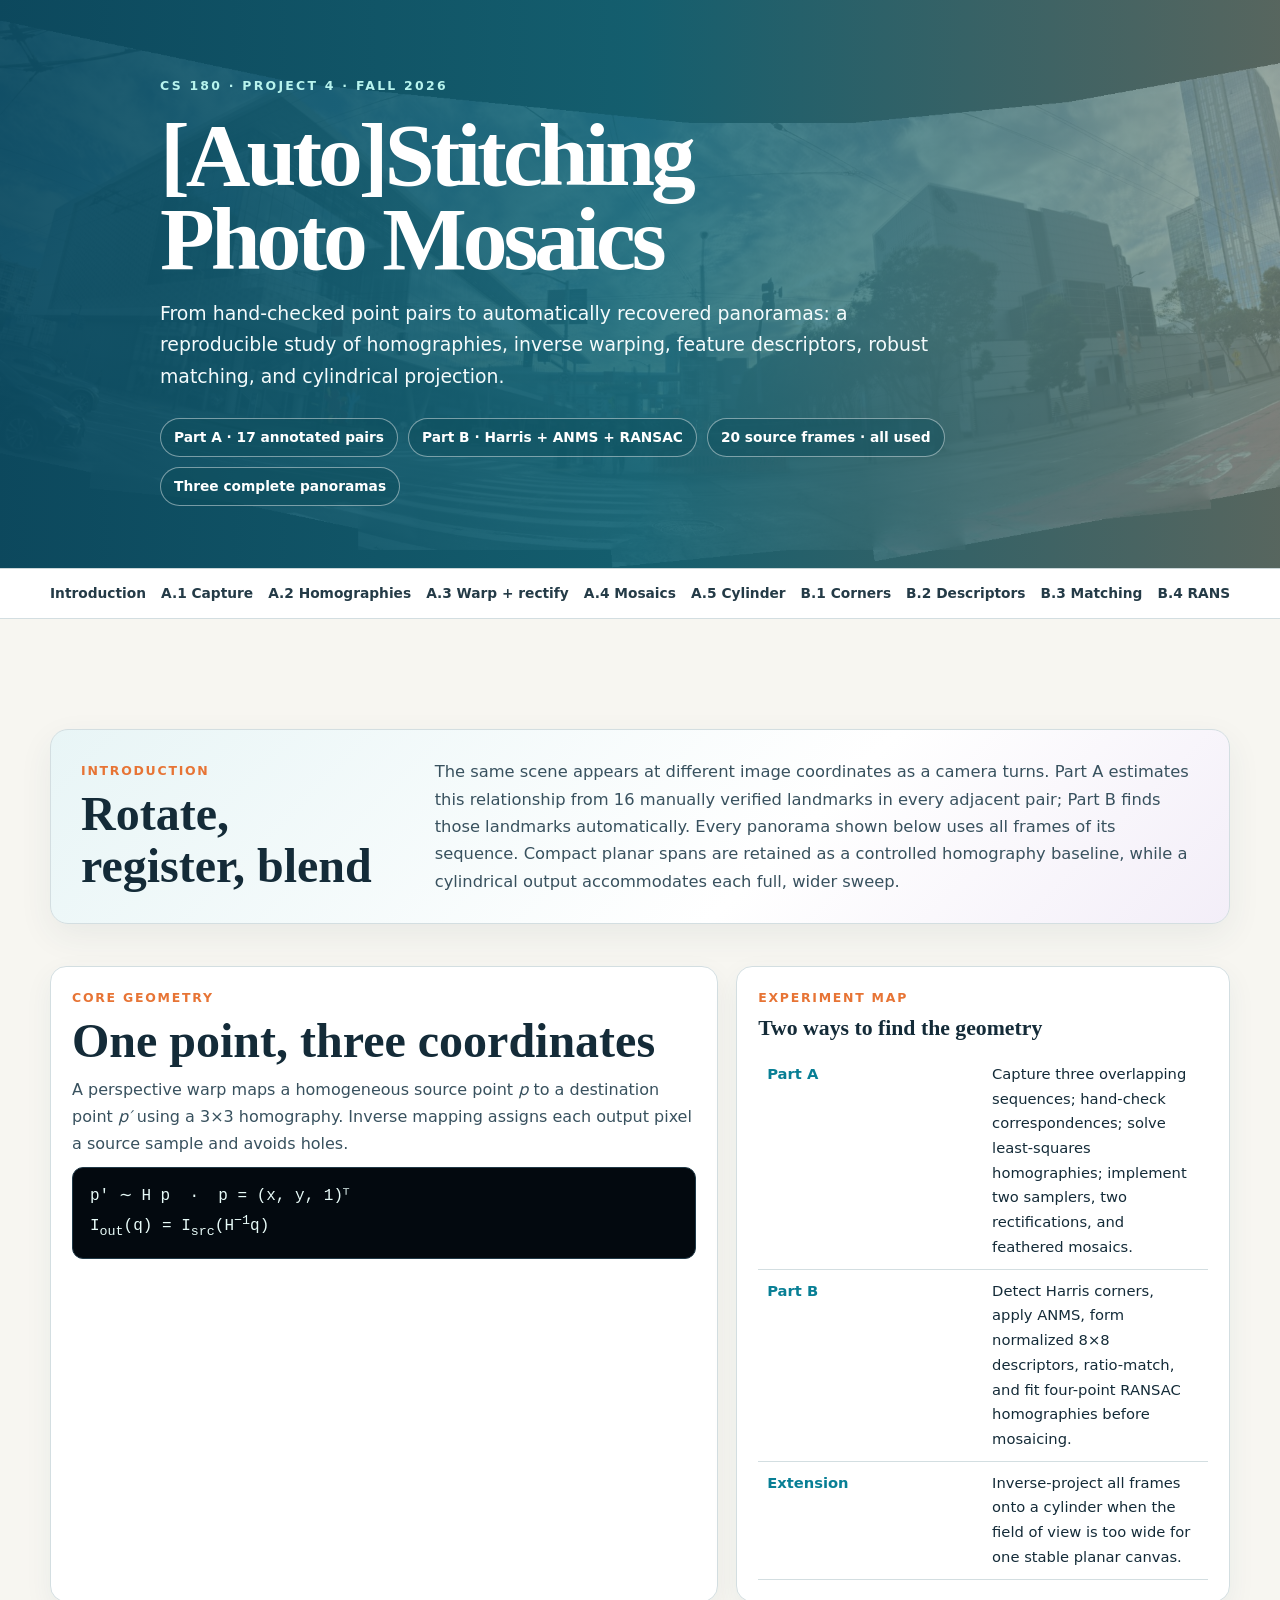
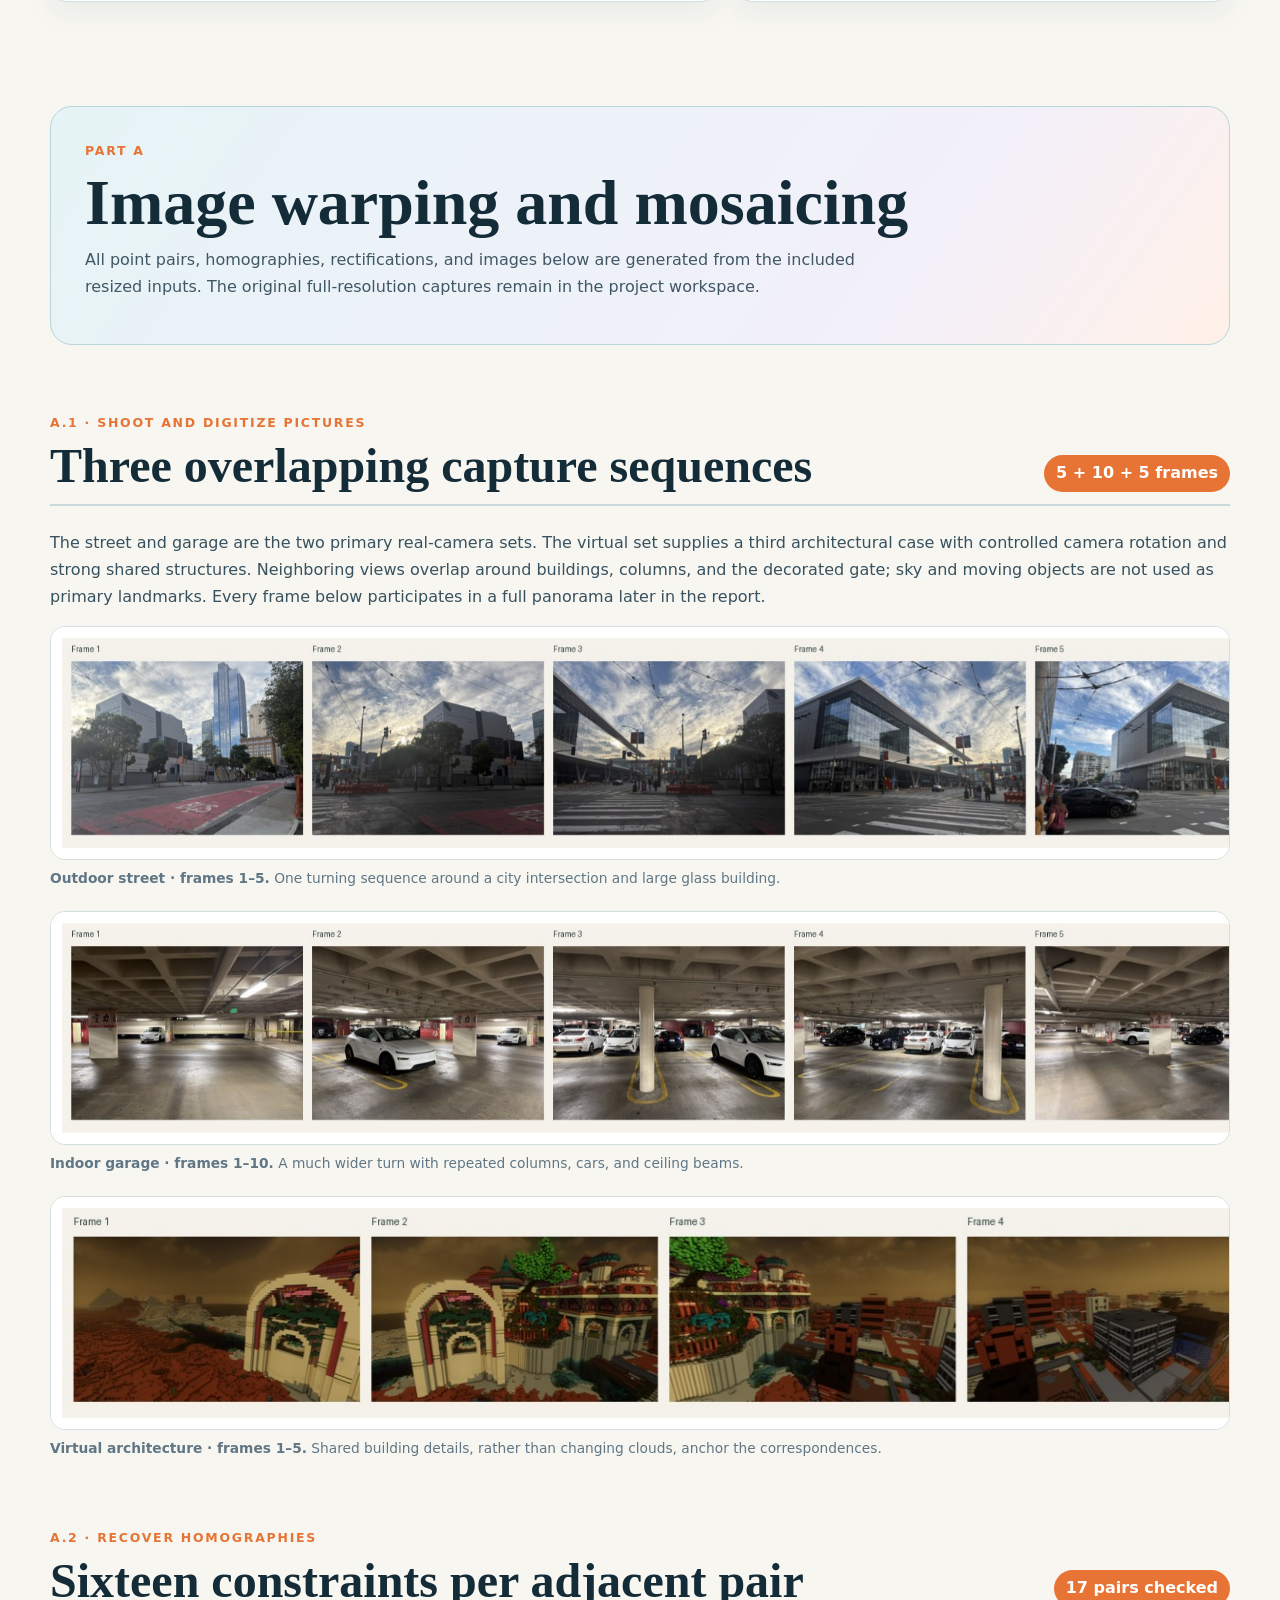
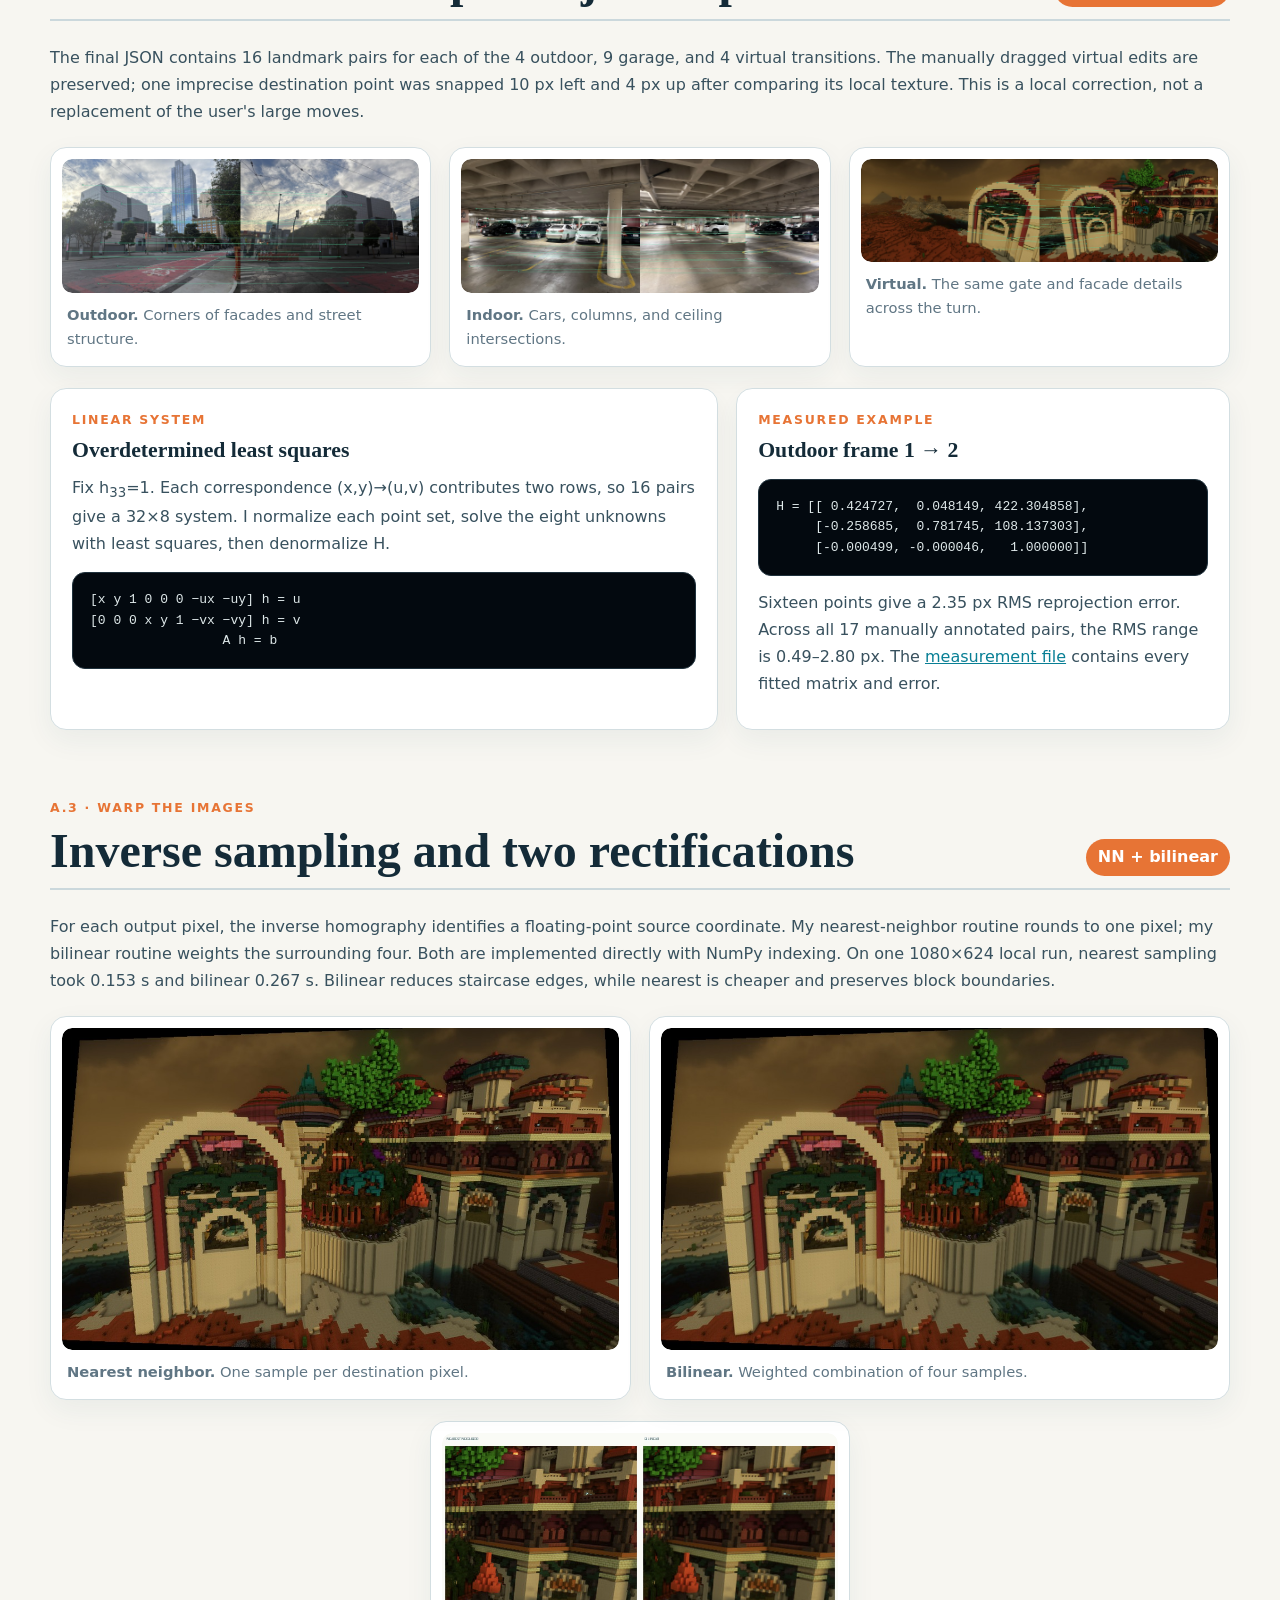
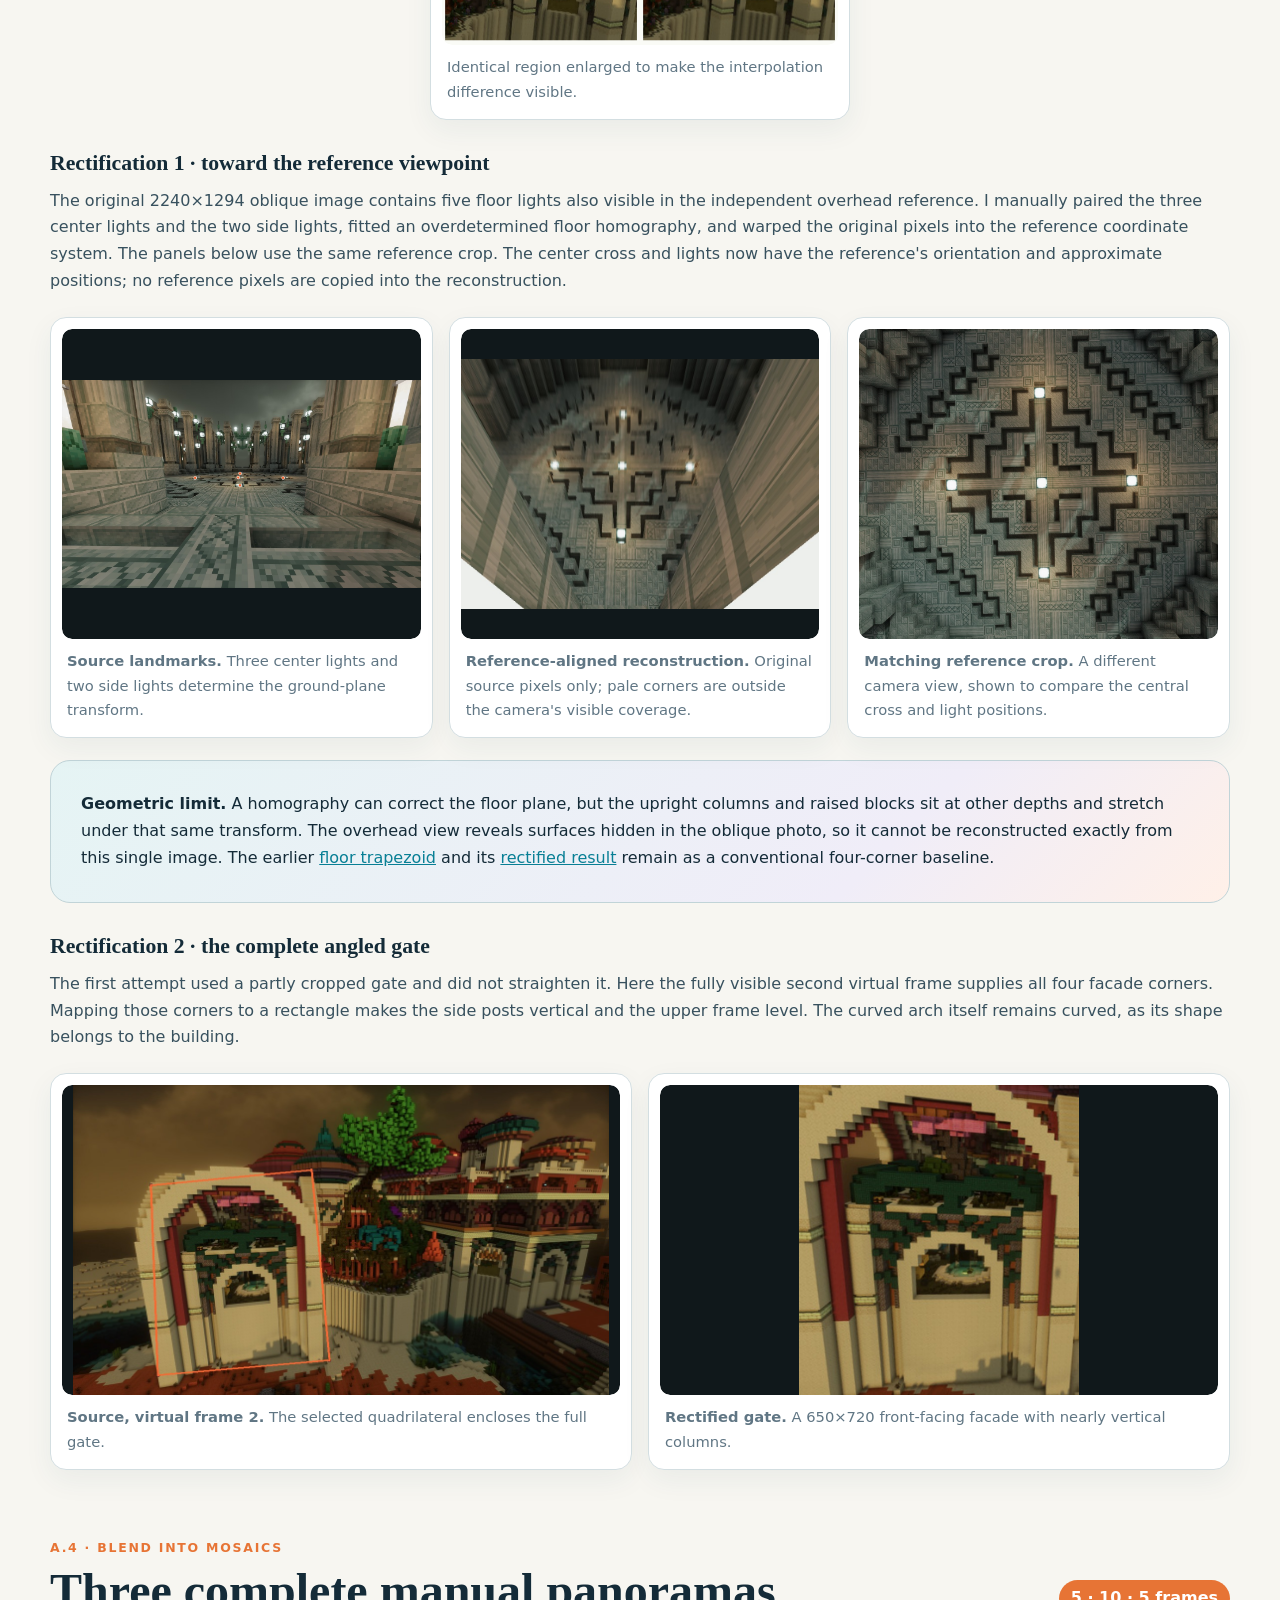
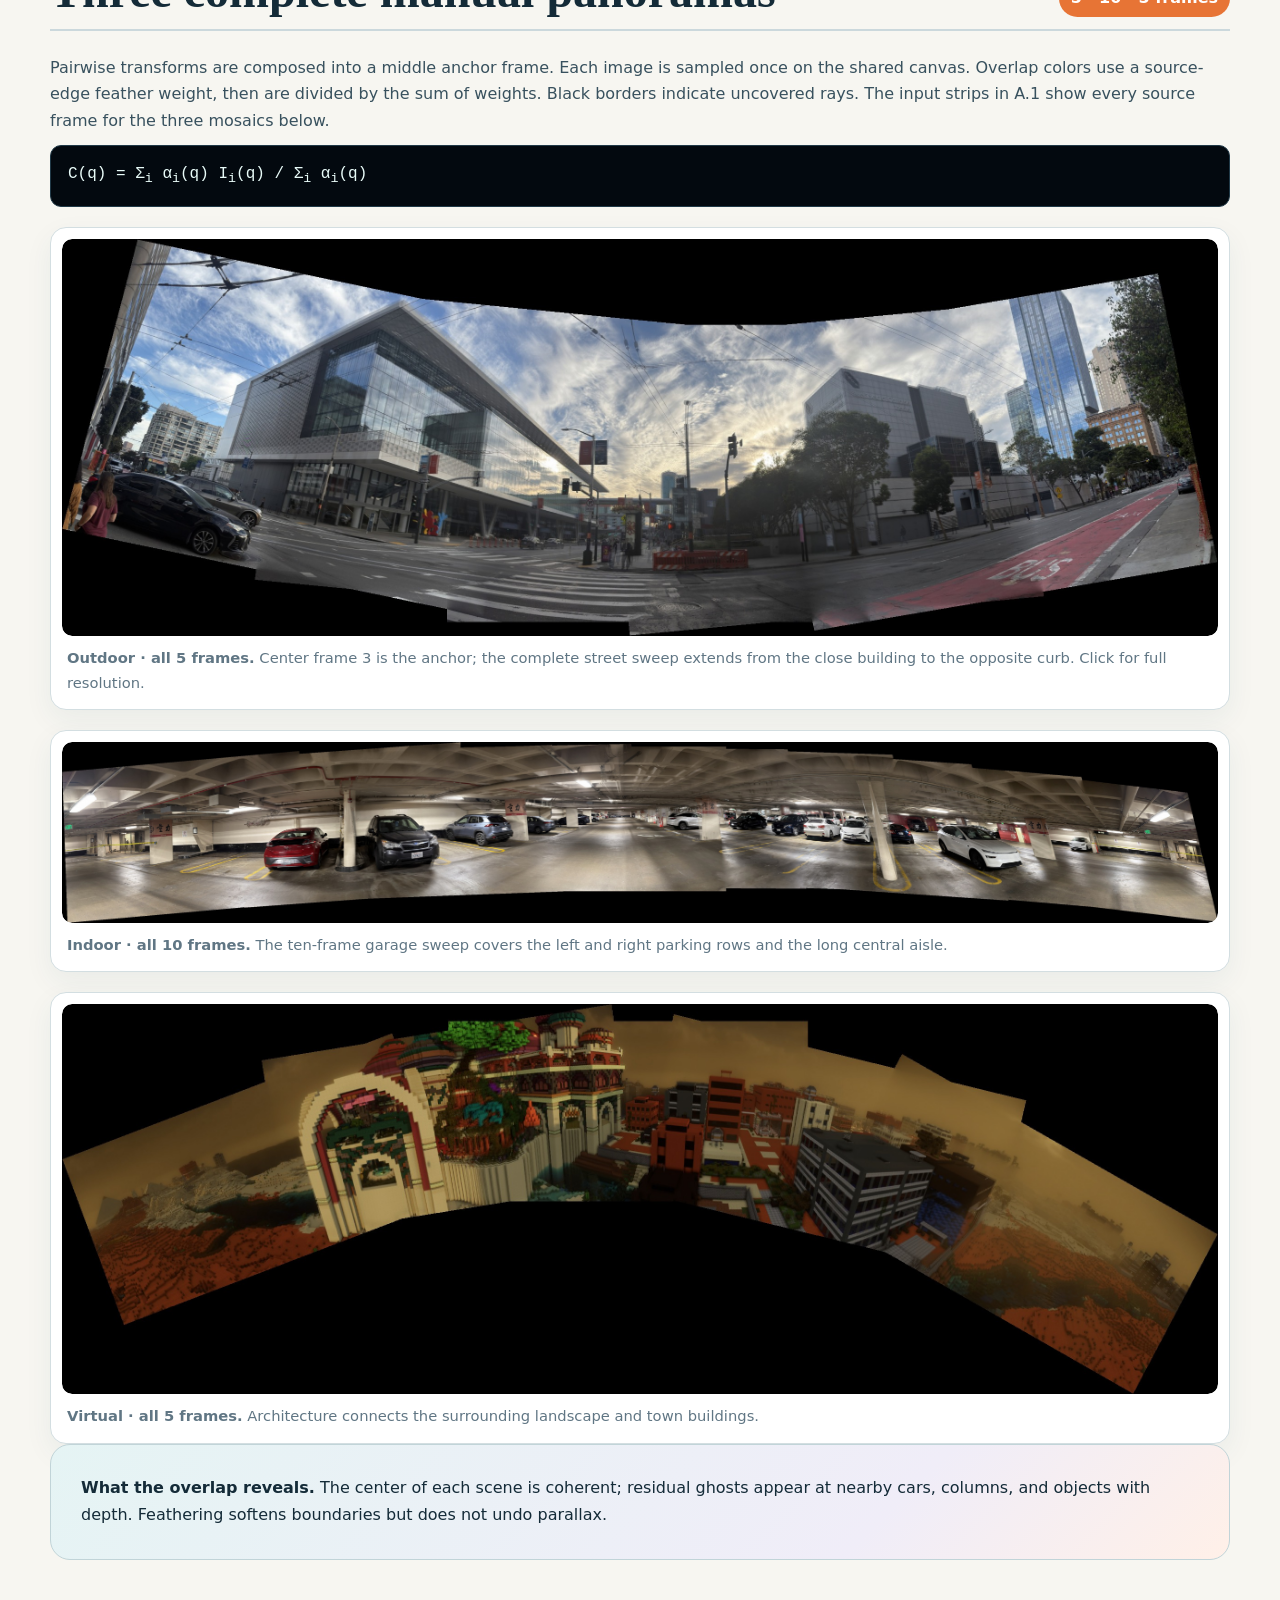
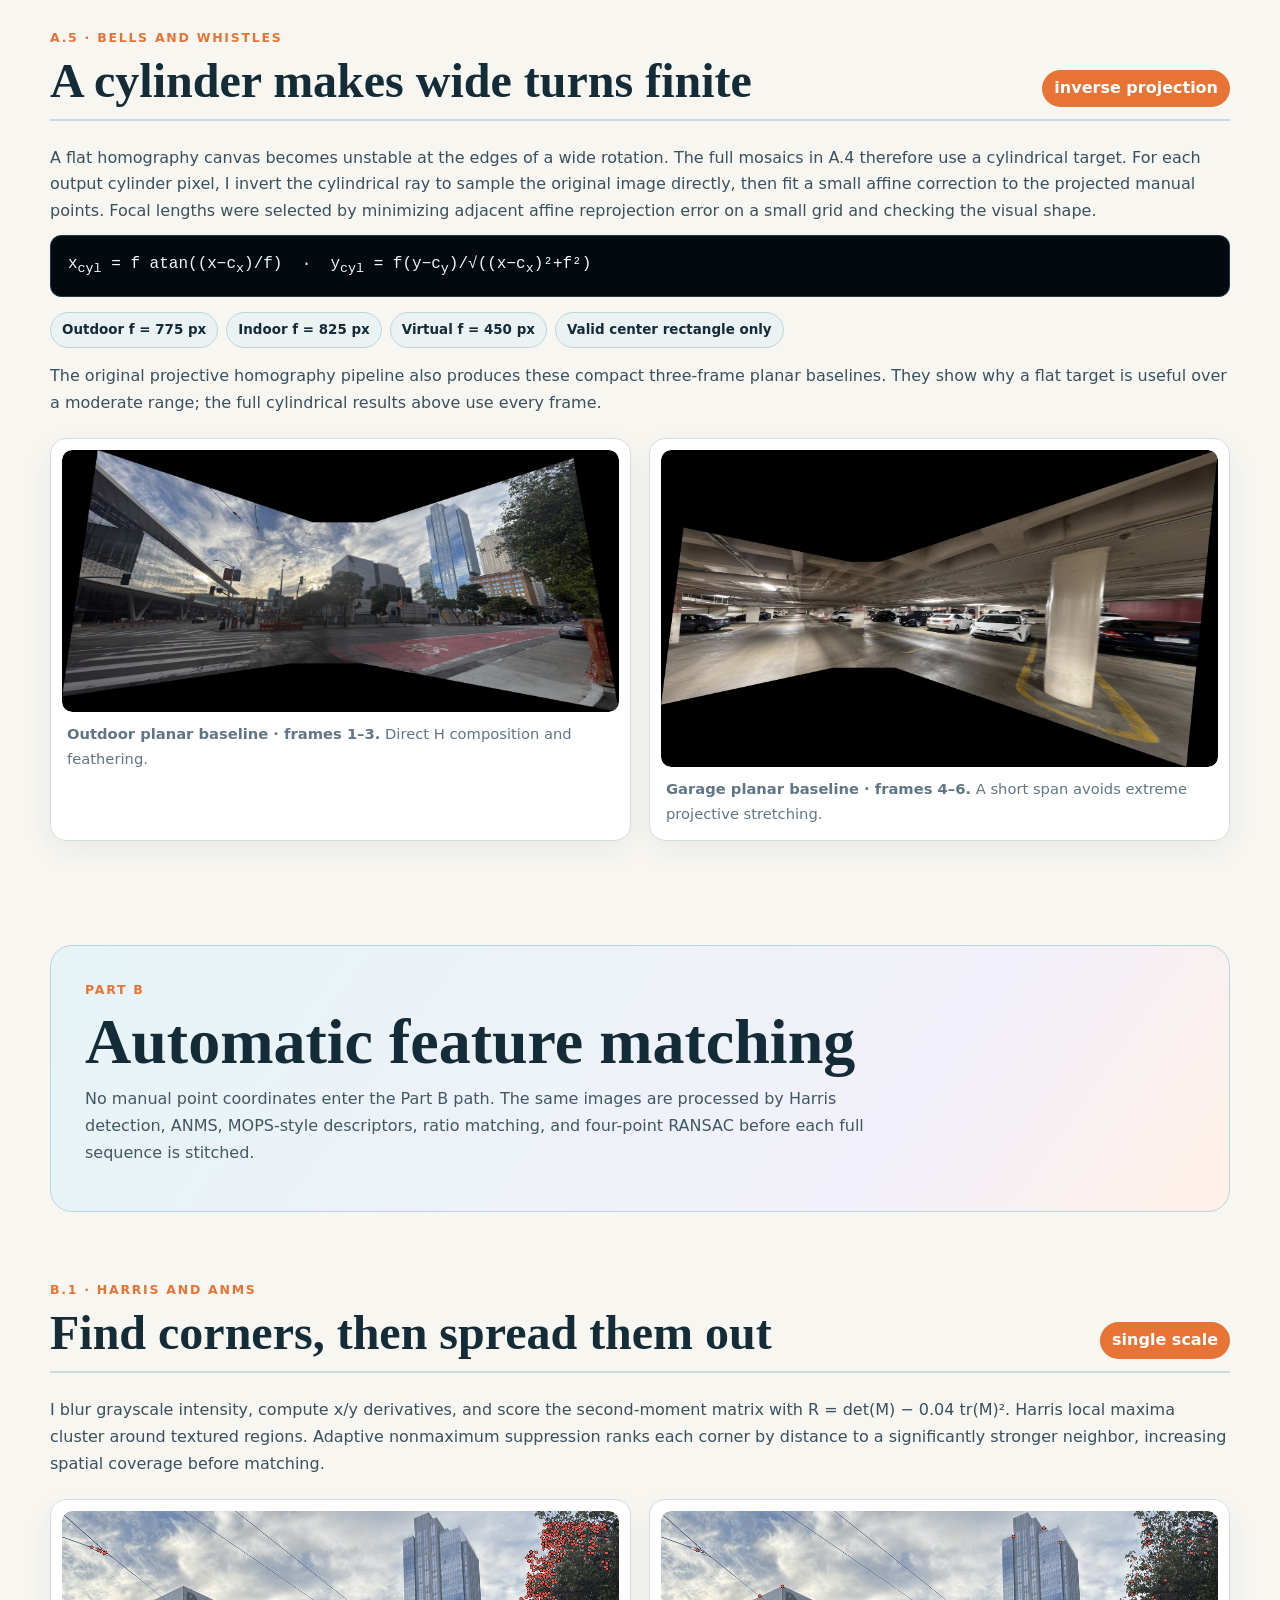
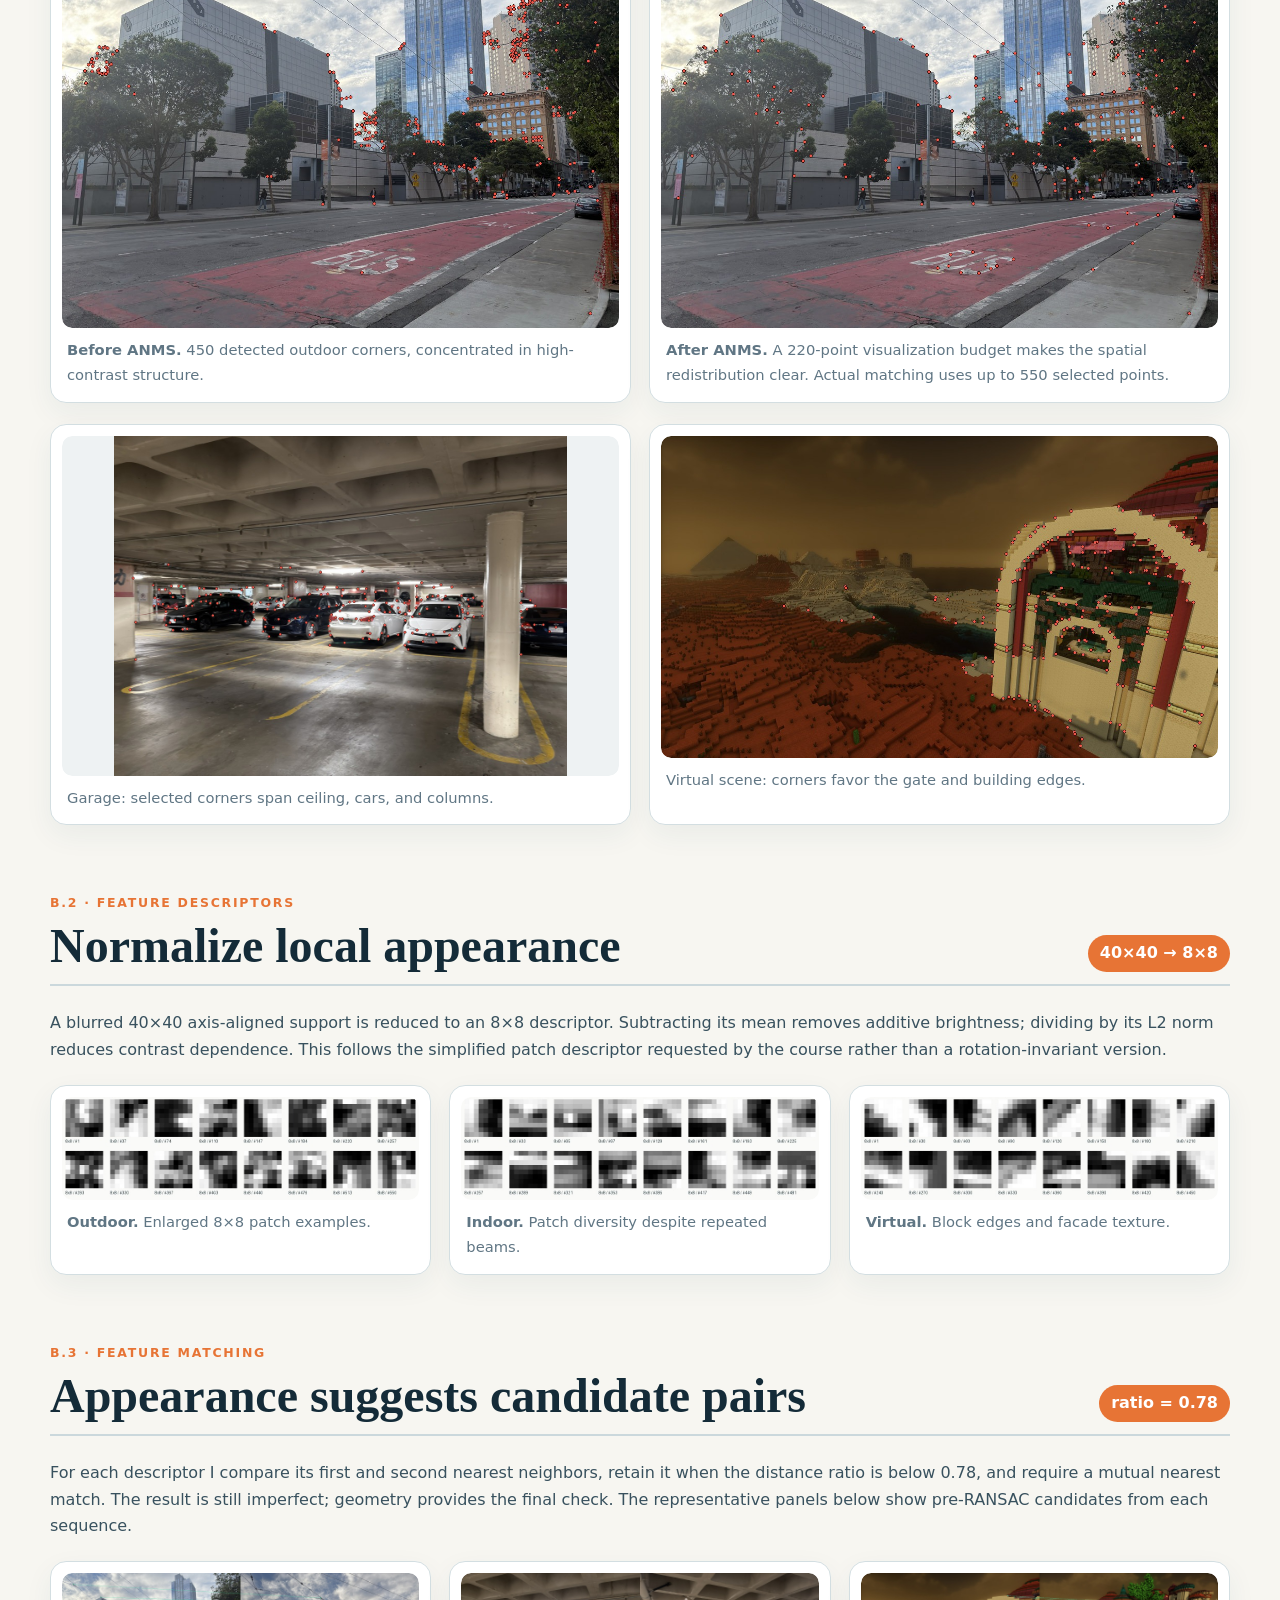
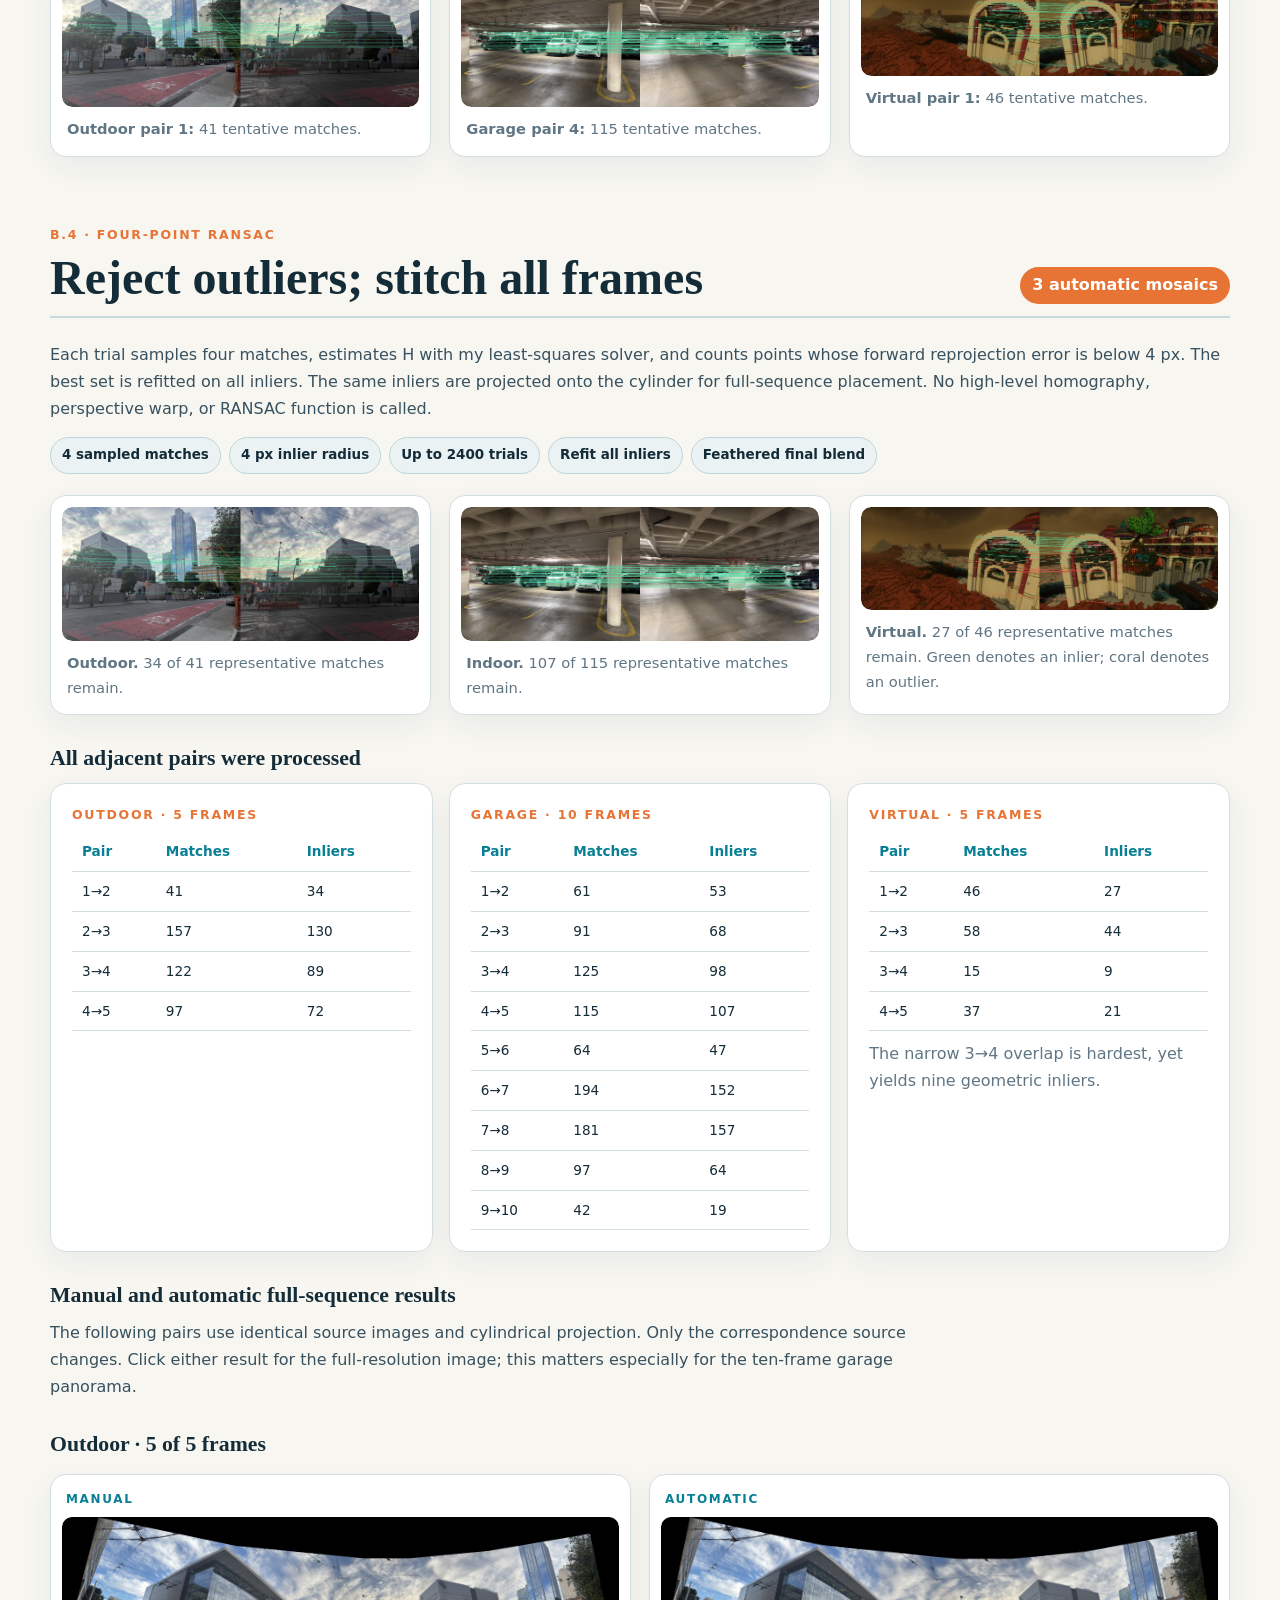
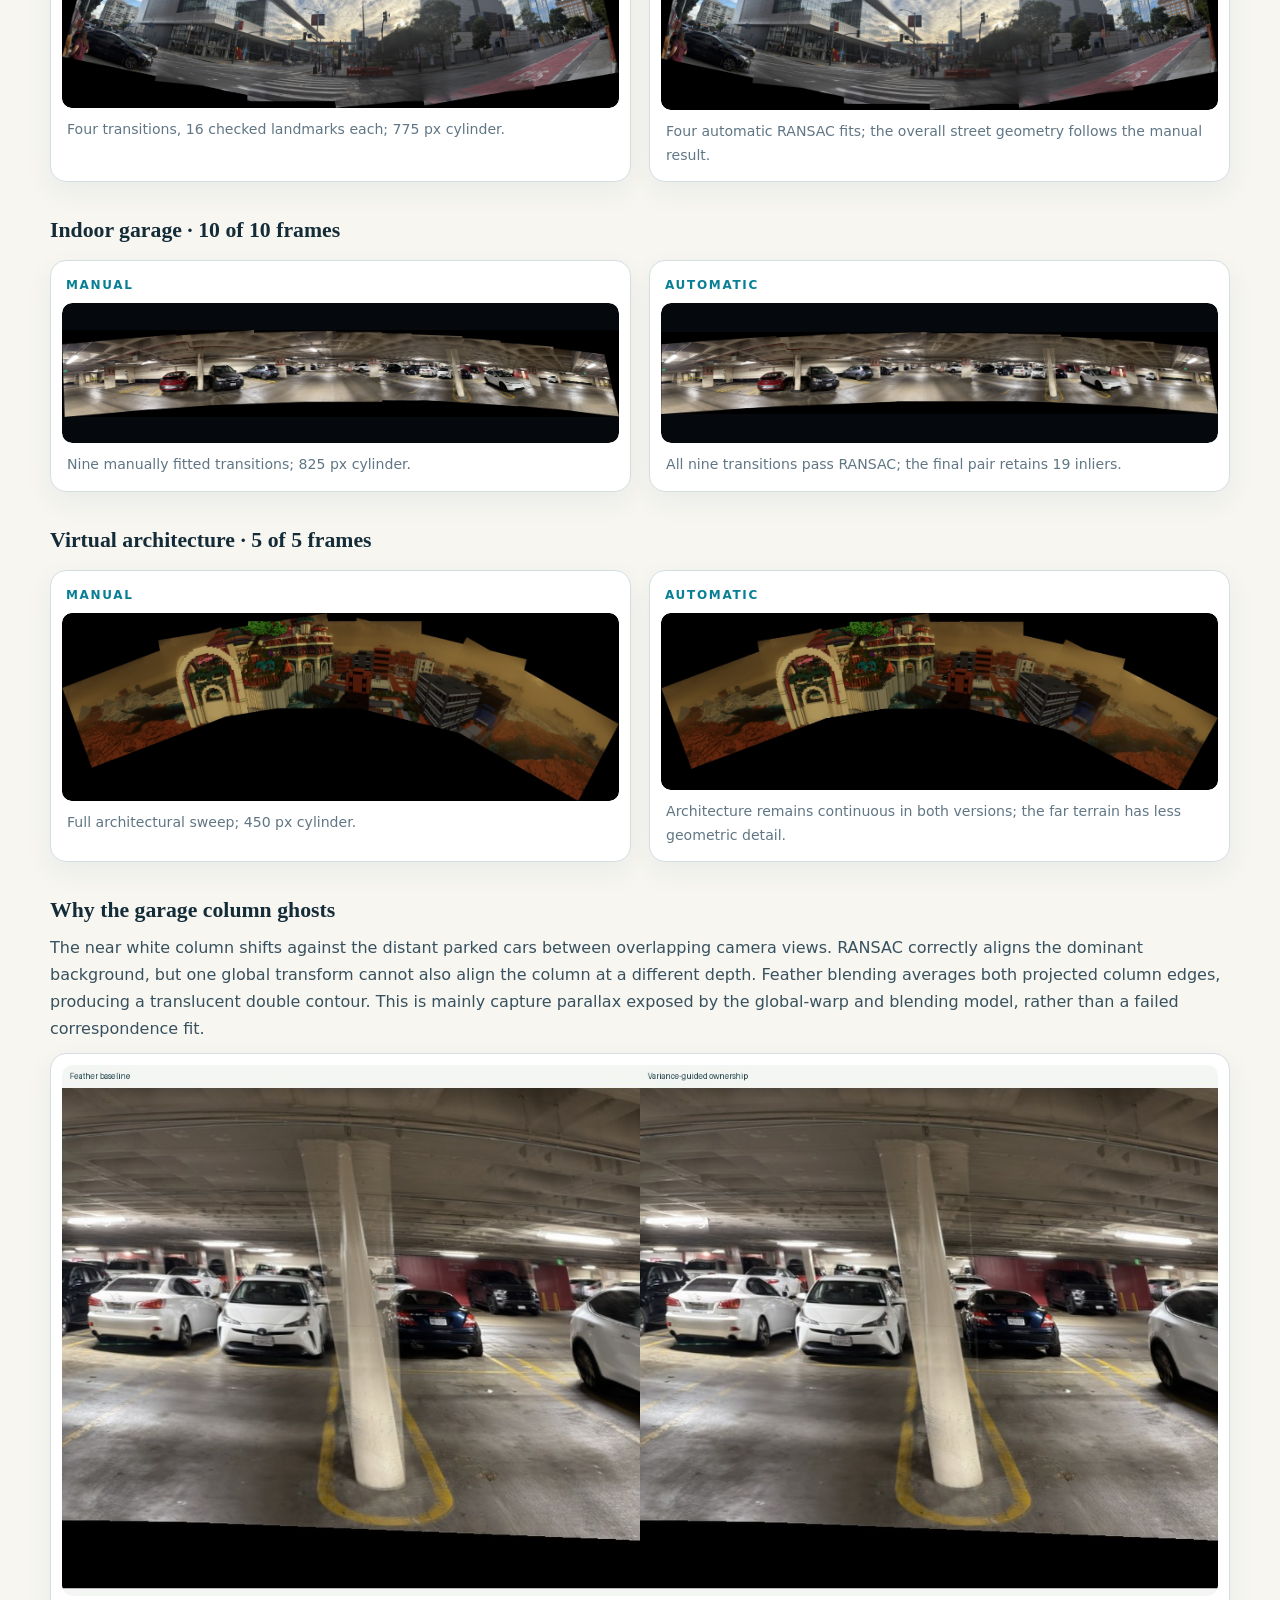
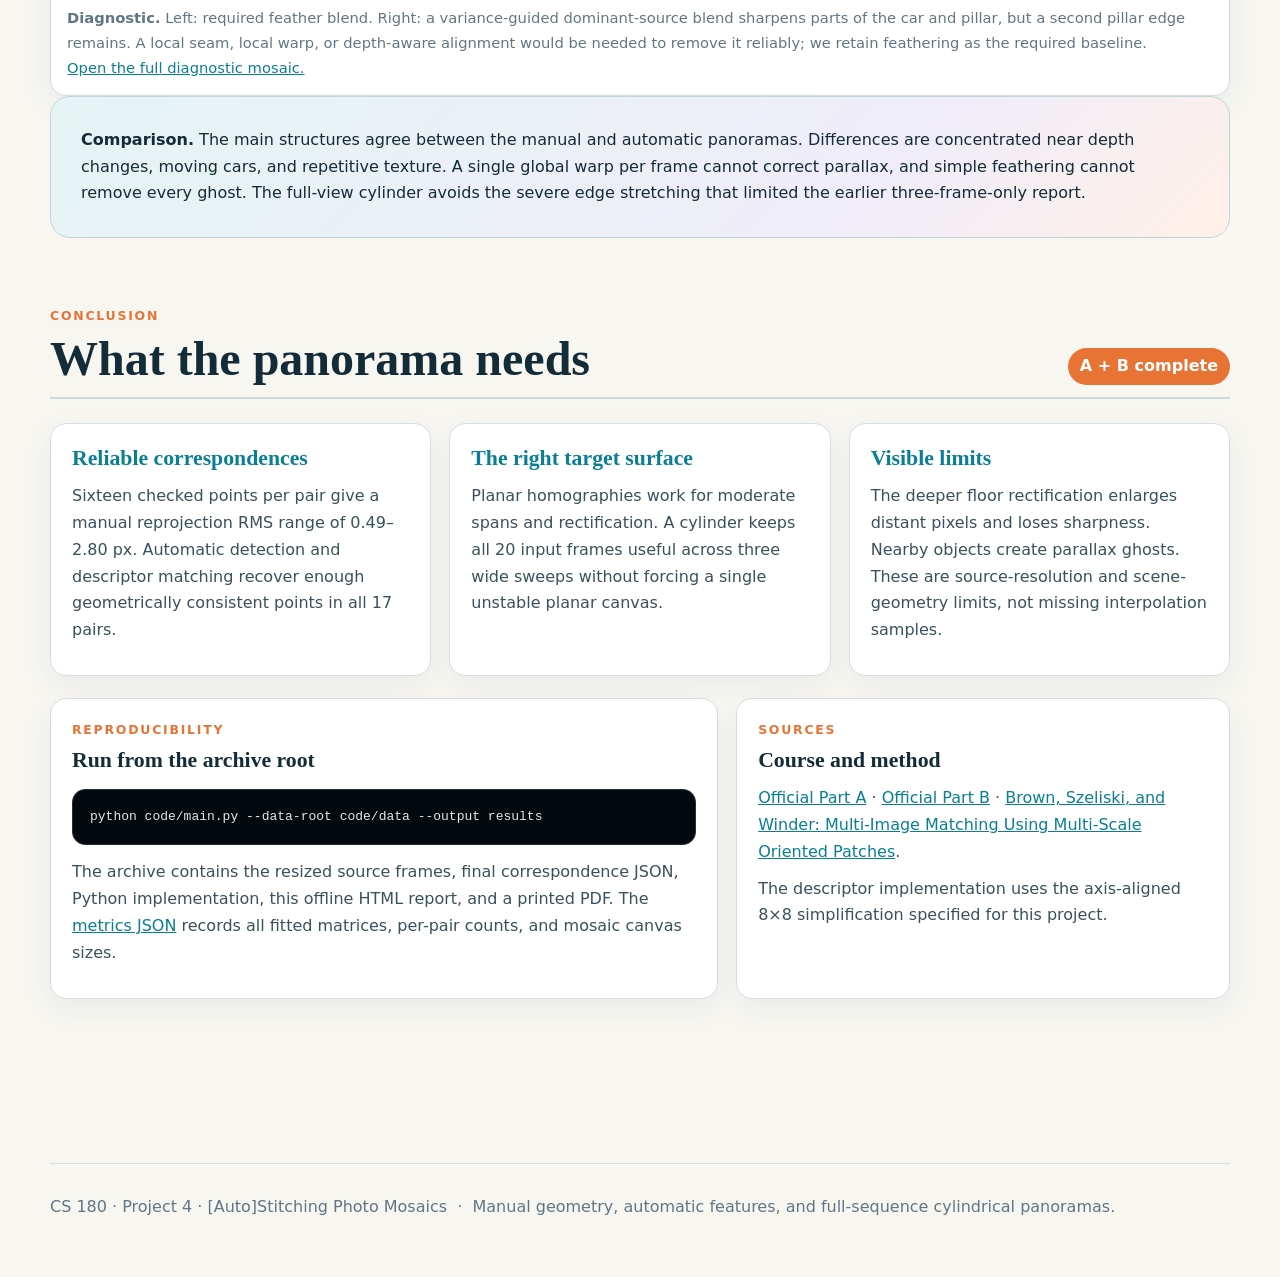
<file: pj4/index.html>
<!doctype html>
<html lang="en">
<head>
  <meta charset="utf-8">
  <meta name="viewport" content="width=device-width, initial-scale=1">
  <meta name="description" content="CS180 Project 4: homographies, rectification, manual mosaics, MOPS-style feature matching, RANSAC, and full-sequence cylindrical panoramas.">
  <title>[Auto]Stitching Photo Mosaics · CS180 Project 4</title>
  <link rel="stylesheet" href="style.css">
</head>
<body>
  <header class="hero">
    <div class="wrap hero-copy">
      <div class="eyebrow">CS 180 · Project 4 · Fall 2026</div>
      <h1>[Auto]Stitching<br>Photo Mosaics</h1>
      <p class="lead">From hand-checked point pairs to automatically recovered panoramas: a reproducible study of homographies, inverse warping, feature descriptors, robust matching, and cylindrical projection.</p>
      <div class="badges">
        <span class="badge">Part A · 17 annotated pairs</span>
        <span class="badge">Part B · Harris + ANMS + RANSAC</span>
        <span class="badge">20 source frames · all used</span>
        <span class="badge">Three complete panoramas</span>
      </div>
    </div>
  </header>

  <nav class="rubric-nav" aria-label="Project sections"><div class="wrap">
    <a href="#introduction">Introduction</a>
    <a href="#a1">A.1 Capture</a>
    <a href="#a2">A.2 Homographies</a>
    <a href="#a3">A.3 Warp + rectify</a>
    <a href="#a4">A.4 Mosaics</a>
    <a href="#a5">A.5 Cylinder</a>
    <a href="#b1">B.1 Corners</a>
    <a href="#b2">B.2 Descriptors</a>
    <a href="#b3">B.3 Matching</a>
    <a href="#b4">B.4 RANSAC</a>
    <a href="#conclusion">Conclusion</a>
  </div></nav>

  <main class="wrap">
    <section id="introduction">
      <div class="introduction">
        <div><div class="kicker">Introduction</div><h2>Rotate, register, blend</h2></div>
        <p>The same scene appears at different image coordinates as a camera turns. Part A estimates this relationship from 16 manually verified landmarks in every adjacent pair; Part B finds those landmarks automatically. Every panorama shown below uses all frames of its sequence. Compact planar spans are retained as a controlled homography baseline, while a cylindrical output accommodates each full, wider sweep.</p>
      </div>
      <div class="method">
        <div class="card">
          <div class="kicker">Core geometry</div><h2>One point, three coordinates</h2>
          <p>A perspective warp maps a homogeneous source point <em>p</em> to a destination point <em>p′</em> using a 3×3 homography. Inverse mapping assigns each output pixel a source sample and avoids holes.</p>
          <div class="formula">p′ ∼ H p &nbsp;·&nbsp; p = (x, y, 1)ᵀ<br>I<sub>out</sub>(q) = I<sub>src</sub>(H<sup>−1</sup>q)</div>
        </div>
        <div class="card">
          <div class="kicker">Experiment map</div><h3>Two ways to find the geometry</h3>
          <table class="mini-table">
            <tr><th>Part A</th><td>Capture three overlapping sequences; hand-check correspondences; solve least-squares homographies; implement two samplers, two rectifications, and feathered mosaics.</td></tr>
            <tr><th>Part B</th><td>Detect Harris corners, apply ANMS, form normalized 8×8 descriptors, ratio-match, and fit four-point RANSAC homographies before mosaicing.</td></tr>
            <tr><th>Extension</th><td>Inverse-project all frames onto a cylinder when the field of view is too wide for one stable planar canvas.</td></tr>
          </table>
        </div>
      </div>
    </section>

    <div class="part-divider" id="part-a"><div class="kicker">Part A</div><h2>Image warping and mosaicing</h2><p>All point pairs, homographies, rectifications, and images below are generated from the included resized inputs. The original full-resolution captures remain in the project workspace.</p></div>

    <section id="a1" class="report-section">
      <div class="section-head"><div><div class="kicker">A.1 · Shoot and digitize pictures</div><h2>Three overlapping capture sequences</h2></div><span class="tag">5 + 10 + 5 frames</span></div>
      <p>The street and garage are the two primary real-camera sets. The virtual set supplies a third architectural case with controlled camera rotation and strong shared structures. Neighboring views overlap around buildings, columns, and the decorated gate; sky and moving objects are not used as primary landmarks. Every frame below participates in a full panorama later in the report.</p>
      <div class="source-strip"><a href="assets/ex1_sources.jpg"><img src="assets/ex1_sources.jpg" alt="All five outdoor source frames"></a></div>
      <p class="source-caption"><strong>Outdoor street · frames 1–5.</strong> One turning sequence around a city intersection and large glass building.</p>
      <div class="source-strip"><a href="assets/ex2_sources.jpg"><img src="assets/ex2_sources.jpg" alt="All ten garage source frames"></a></div>
      <p class="source-caption"><strong>Indoor garage · frames 1–10.</strong> A much wider turn with repeated columns, cars, and ceiling beams.</p>
      <div class="source-strip"><a href="assets/ex3_sources.jpg"><img src="assets/ex3_sources.jpg" alt="All five virtual architecture source frames"></a></div>
      <p class="source-caption"><strong>Virtual architecture · frames 1–5.</strong> Shared building details, rather than changing clouds, anchor the correspondences.</p>
    </section>

    <section id="a2" class="report-section">
      <div class="section-head"><div><div class="kicker">A.2 · Recover homographies</div><h2>Sixteen constraints per adjacent pair</h2></div><span class="tag">17 pairs checked</span></div>
      <p>The final JSON contains 16 landmark pairs for each of the 4 outdoor, 9 garage, and 4 virtual transitions. The manually dragged virtual edits are preserved; one imprecise destination point was snapped 10 px left and 4 px up after comparing its local texture. This is a local correction, not a replacement of the user's large moves.</p>
      <div class="figure-grid three">
        <figure><a href="assets/ex1_manual_points.jpg"><img src="assets/ex1_manual_points.jpg" alt="Outdoor manual correspondence lines"></a><figcaption><strong>Outdoor.</strong> Corners of facades and street structure.</figcaption></figure>
        <figure><a href="assets/ex2_manual_points.jpg"><img src="assets/ex2_manual_points.jpg" alt="Indoor manual correspondence lines"></a><figcaption><strong>Indoor.</strong> Cars, columns, and ceiling intersections.</figcaption></figure>
        <figure><a href="assets/ex3_manual_points.jpg"><img src="assets/ex3_manual_points.jpg" alt="Virtual manual correspondence lines"></a><figcaption><strong>Virtual.</strong> The same gate and facade details across the turn.</figcaption></figure>
      </div>
      <div class="method">
        <div class="card">
          <div class="kicker">Linear system</div><h3>Overdetermined least squares</h3>
          <p>Fix h<sub>33</sub>=1. Each correspondence (x,y)→(u,v) contributes two rows, so 16 pairs give a 32×8 system. I normalize each point set, solve the eight unknowns with least squares, then denormalize H.</p>
          <pre>[x y 1 0 0 0 −ux −uy] h = u
[0 0 0 x y 1 −vx −vy] h = v
                 A h = b</pre>
        </div>
        <div class="card">
          <div class="kicker">Measured example</div><h3>Outdoor frame 1 → 2</h3>
          <pre>H = [[ 0.424727,  0.048149, 422.304858],
     [-0.258685,  0.781745, 108.137303],
     [-0.000499, -0.000046,   1.000000]]</pre>
          <p>Sixteen points give a 2.35 px RMS reprojection error. Across all 17 manually annotated pairs, the RMS range is 0.49–2.80 px. The <a href="metrics.json">measurement file</a> contains every fitted matrix and error.</p>
        </div>
      </div>
    </section>

    <section id="a3" class="report-section">
      <div class="section-head"><div><div class="kicker">A.3 · Warp the images</div><h2>Inverse sampling and two rectifications</h2></div><span class="tag">NN + bilinear</span></div>
      <p>For each output pixel, the inverse homography identifies a floating-point source coordinate. My nearest-neighbor routine rounds to one pixel; my bilinear routine weights the surrounding four. Both are implemented directly with NumPy indexing. On one 1080×624 local run, nearest sampling took 0.153 s and bilinear 0.267 s. Bilinear reduces staircase edges, while nearest is cheaper and preserves block boundaries.</p>
      <div class="figure-grid">
        <figure><a href="assets/warp_nearest.jpg"><img src="assets/warp_nearest.jpg" alt="Nearest-neighbor perspective warp"></a><figcaption><strong>Nearest neighbor.</strong> One sample per destination pixel.</figcaption></figure>
        <figure><a href="assets/warp_bilinear.jpg"><img src="assets/warp_bilinear.jpg" alt="Bilinear perspective warp"></a><figcaption><strong>Bilinear.</strong> Weighted combination of four samples.</figcaption></figure>
      </div>
      <figure class="compact-original"><a href="assets/warp_zoom.jpg"><img src="assets/warp_zoom.jpg" alt="Enlarged nearest-neighbor and bilinear interpolation comparison"></a><figcaption>Identical region enlarged to make the interpolation difference visible.</figcaption></figure>
      <h3>Rectification 1 · toward the reference viewpoint</h3>
      <p>The original 2240×1294 oblique image contains five floor lights also visible in the independent overhead reference. I manually paired the three center lights and the two side lights, fitted an overdetermined floor homography, and warped the original pixels into the reference coordinate system. The panels below use the same reference crop. The center cross and lights now have the reference's orientation and approximate positions; no reference pixels are copied into the reconstruction.</p>
      <div class="rectification-grid">
        <figure><a href="assets/rectified_floor_points.jpg"><img src="assets/rectified_floor_points.jpg" alt="Five floor lights marked on the oblique source"></a><figcaption><strong>Source landmarks.</strong> Three center lights and two side lights determine the ground-plane transform.</figcaption></figure>
        <figure><a href="assets/rectified_floor.jpg"><img src="assets/rectified_floor.jpg" alt="Ground floor projected toward the overhead reference view"></a><figcaption><strong>Reference-aligned reconstruction.</strong> Original source pixels only; pale corners are outside the camera's visible coverage.</figcaption></figure>
        <figure class="reference"><a href="assets/rectification_reference_crop.jpg"><img src="assets/rectification_reference_crop.jpg" alt="Matching crop of the independent overhead reference"></a><figcaption><strong>Matching reference crop.</strong> A different camera view, shown to compare the central cross and light positions.</figcaption></figure>
      </div>
      <div class="takeaway"><strong>Geometric limit.</strong> A homography can correct the floor plane, but the upright columns and raised blocks sit at other depths and stretch under that same transform. The overhead view reveals surfaces hidden in the oblique photo, so it cannot be reconstructed exactly from this single image. The earlier <a href="assets/rectified_floor_trapezoid_quad.jpg">floor trapezoid</a> and its <a href="assets/rectified_floor_trapezoid.jpg">rectified result</a> remain as a conventional four-corner baseline.</div>
      <h3>Rectification 2 · the complete angled gate</h3>
      <p>The first attempt used a partly cropped gate and did not straighten it. Here the fully visible second virtual frame supplies all four facade corners. Mapping those corners to a rectangle makes the side posts vertical and the upper frame level. The curved arch itself remains curved, as its shape belongs to the building.</p>
      <div class="rectification-grid two">
        <figure><a href="assets/rectified_facade_quad.jpg"><img src="assets/rectified_facade_quad.jpg" alt="Complete angled gate with four facade corners"></a><figcaption><strong>Source, virtual frame 2.</strong> The selected quadrilateral encloses the full gate.</figcaption></figure>
        <figure><a href="assets/rectified_facade.jpg"><img src="assets/rectified_facade.jpg" alt="Gate rectified to a front-facing rectangle"></a><figcaption><strong>Rectified gate.</strong> A 650×720 front-facing facade with nearly vertical columns.</figcaption></figure>
      </div>
    </section>

    <section id="a4" class="report-section">
      <div class="section-head"><div><div class="kicker">A.4 · Blend into mosaics</div><h2>Three complete manual panoramas</h2></div><span class="tag">5 · 10 · 5 frames</span></div>
      <p>Pairwise transforms are composed into a middle anchor frame. Each image is sampled once on the shared canvas. Overlap colors use a source-edge feather weight, then are divided by the sum of weights. Black borders indicate uncovered rays. The input strips in A.1 show every source frame for the three mosaics below.</p>
      <div class="formula">C(q) = Σ<sub>i</sub> α<sub>i</sub>(q) I<sub>i</sub>(q) / Σ<sub>i</sub> α<sub>i</sub>(q)</div>
      <div class="full-panorama">
        <figure><a href="assets/ex1_manual_full.jpg"><img src="assets/ex1_manual_full.jpg" alt="Full five-frame manual outdoor panorama"></a><figcaption><strong>Outdoor · all 5 frames.</strong> Center frame 3 is the anchor; the complete street sweep extends from the close building to the opposite curb. Click for full resolution.</figcaption></figure>
        <figure><a href="assets/ex2_manual_full.jpg"><img src="assets/ex2_manual_full.jpg" alt="Full ten-frame manual garage panorama"></a><figcaption><strong>Indoor · all 10 frames.</strong> The ten-frame garage sweep covers the left and right parking rows and the long central aisle.</figcaption></figure>
        <figure><a href="assets/ex3_manual_full.jpg"><img src="assets/ex3_manual_full.jpg" alt="Full five-frame manual virtual panorama"></a><figcaption><strong>Virtual · all 5 frames.</strong> Architecture connects the surrounding landscape and town buildings.</figcaption></figure>
      </div>
      <div class="takeaway"><strong>What the overlap reveals.</strong> The center of each scene is coherent; residual ghosts appear at nearby cars, columns, and objects with depth. Feathering softens boundaries but does not undo parallax.</div>
    </section>

    <section id="a5" class="report-section">
      <div class="section-head"><div><div class="kicker">A.5 · Bells and whistles</div><h2>A cylinder makes wide turns finite</h2></div><span class="tag">inverse projection</span></div>
      <p>A flat homography canvas becomes unstable at the edges of a wide rotation. The full mosaics in A.4 therefore use a cylindrical target. For each output cylinder pixel, I invert the cylindrical ray to sample the original image directly, then fit a small affine correction to the projected manual points. Focal lengths were selected by minimizing adjacent affine reprojection error on a small grid and checking the visual shape.</p>
      <div class="formula">x<sub>cyl</sub> = f atan((x−c<sub>x</sub>)/f) &nbsp;·&nbsp;
      y<sub>cyl</sub> = f(y−c<sub>y</sub>)/√((x−c<sub>x</sub>)²+f²)</div>
      <div class="param-list"><span>Outdoor f = 775 px</span><span>Indoor f = 825 px</span><span>Virtual f = 450 px</span><span>Valid center rectangle only</span></div>
      <p>The original projective homography pipeline also produces these compact three-frame planar baselines. They show why a flat target is useful over a moderate range; the full cylindrical results above use every frame.</p>
      <div class="figure-grid">
        <figure><a href="assets/ex1_manual.jpg"><img src="assets/ex1_manual.jpg" alt="Outdoor planar three-frame baseline"></a><figcaption><strong>Outdoor planar baseline · frames 1–3.</strong> Direct H composition and feathering.</figcaption></figure>
        <figure><a href="assets/ex2_manual.jpg"><img src="assets/ex2_manual.jpg" alt="Garage planar three-frame baseline"></a><figcaption><strong>Garage planar baseline · frames 4–6.</strong> A short span avoids extreme projective stretching.</figcaption></figure>
      </div>
    </section>

    <div class="part-divider" id="part-b"><div class="kicker">Part B</div><h2>Automatic feature matching</h2><p>No manual point coordinates enter the Part B path. The same images are processed by Harris detection, ANMS, MOPS-style descriptors, ratio matching, and four-point RANSAC before each full sequence is stitched.</p></div>

    <section id="b1" class="report-section">
      <div class="section-head"><div><div class="kicker">B.1 · Harris and ANMS</div><h2>Find corners, then spread them out</h2></div><span class="tag">single scale</span></div>
      <p>I blur grayscale intensity, compute x/y derivatives, and score the second-moment matrix with R = det(M) − 0.04 tr(M)². Harris local maxima cluster around textured regions. Adaptive nonmaximum suppression ranks each corner by distance to a significantly stronger neighbor, increasing spatial coverage before matching.</p>
      <div class="figure-grid">
        <figure><a href="assets/ex1_harris.jpg"><img src="assets/ex1_harris.jpg" alt="Outdoor Harris candidates before ANMS"></a><figcaption><strong>Before ANMS.</strong> 450 detected outdoor corners, concentrated in high-contrast structure.</figcaption></figure>
        <figure><a href="assets/ex1_anms.jpg"><img src="assets/ex1_anms.jpg" alt="Outdoor points after ANMS"></a><figcaption><strong>After ANMS.</strong> A 220-point visualization budget makes the spatial redistribution clear. Actual matching uses up to 550 selected points.</figcaption></figure>
      </div>
      <div class="figure-grid slim">
        <figure><a href="assets/ex2_anms.jpg"><img src="assets/ex2_anms.jpg" alt="Garage points after ANMS"></a><figcaption>Garage: selected corners span ceiling, cars, and columns.</figcaption></figure>
        <figure><a href="assets/ex3_anms.jpg"><img src="assets/ex3_anms.jpg" alt="Virtual architecture points after ANMS"></a><figcaption>Virtual scene: corners favor the gate and building edges.</figcaption></figure>
      </div>
    </section>

    <section id="b2" class="report-section">
      <div class="section-head"><div><div class="kicker">B.2 · Feature descriptors</div><h2>Normalize local appearance</h2></div><span class="tag">40×40 → 8×8</span></div>
      <p>A blurred 40×40 axis-aligned support is reduced to an 8×8 descriptor. Subtracting its mean removes additive brightness; dividing by its L2 norm reduces contrast dependence. This follows the simplified patch descriptor requested by the course rather than a rotation-invariant version.</p>
      <div class="figure-grid three">
        <figure><a href="assets/ex1_descriptors.jpg"><img src="assets/ex1_descriptors.jpg" alt="Outdoor descriptor examples"></a><figcaption><strong>Outdoor.</strong> Enlarged 8×8 patch examples.</figcaption></figure>
        <figure><a href="assets/ex2_descriptors.jpg"><img src="assets/ex2_descriptors.jpg" alt="Garage descriptor examples"></a><figcaption><strong>Indoor.</strong> Patch diversity despite repeated beams.</figcaption></figure>
        <figure><a href="assets/ex3_descriptors.jpg"><img src="assets/ex3_descriptors.jpg" alt="Minecraft descriptor examples"></a><figcaption><strong>Virtual.</strong> Block edges and facade texture.</figcaption></figure>
      </div>
    </section>

    <section id="b3" class="report-section">
      <div class="section-head"><div><div class="kicker">B.3 · Feature matching</div><h2>Appearance suggests candidate pairs</h2></div><span class="tag">ratio = 0.78</span></div>
      <p>For each descriptor I compare its first and second nearest neighbors, retain it when the distance ratio is below 0.78, and require a mutual nearest match. The result is still imperfect; geometry provides the final check. The representative panels below show pre-RANSAC candidates from each sequence.</p>
      <div class="figure-grid three">
        <figure><a href="assets/ex1_matches.jpg"><img src="assets/ex1_matches.jpg" alt="Outdoor tentative descriptor matches"></a><figcaption><strong>Outdoor pair 1:</strong> 41 tentative matches.</figcaption></figure>
        <figure><a href="assets/ex2_matches.jpg"><img src="assets/ex2_matches.jpg" alt="Garage tentative descriptor matches"></a><figcaption><strong>Garage pair 4:</strong> 115 tentative matches.</figcaption></figure>
        <figure><a href="assets/ex3_matches.jpg"><img src="assets/ex3_matches.jpg" alt="Virtual tentative descriptor matches"></a><figcaption><strong>Virtual pair 1:</strong> 46 tentative matches.</figcaption></figure>
      </div>
    </section>

    <section id="b4" class="report-section">
      <div class="section-head"><div><div class="kicker">B.4 · Four-point RANSAC</div><h2>Reject outliers; stitch all frames</h2></div><span class="tag">3 automatic mosaics</span></div>
      <p>Each trial samples four matches, estimates H with my least-squares solver, and counts points whose forward reprojection error is below 4 px. The best set is refitted on all inliers. The same inliers are projected onto the cylinder for full-sequence placement. No high-level homography, perspective warp, or RANSAC function is called.</p>
      <div class="param-list"><span>4 sampled matches</span><span>4 px inlier radius</span><span>Up to 2400 trials</span><span>Refit all inliers</span><span>Feathered final blend</span></div>
      <div class="figure-grid three">
        <figure><a href="assets/ex1_ransac.jpg"><img src="assets/ex1_ransac.jpg" alt="Outdoor matches after RANSAC"></a><figcaption><strong>Outdoor.</strong> 34 of 41 representative matches remain.</figcaption></figure>
        <figure><a href="assets/ex2_ransac.jpg"><img src="assets/ex2_ransac.jpg" alt="Garage matches after RANSAC"></a><figcaption><strong>Indoor.</strong> 107 of 115 representative matches remain.</figcaption></figure>
        <figure><a href="assets/ex3_ransac.jpg"><img src="assets/ex3_ransac.jpg" alt="Virtual matches after RANSAC"></a><figcaption><strong>Virtual.</strong> 27 of 46 representative matches remain. Green denotes an inlier; coral denotes an outlier.</figcaption></figure>
      </div>
      <h3>All adjacent pairs were processed</h3>
      <div class="metric-grid">
        <div class="card"><div class="kicker">Outdoor · 5 frames</div><table class="metric-table"><tr><th>Pair</th><th>Matches</th><th>Inliers</th></tr><tr><td>1→2</td><td>41</td><td>34</td></tr><tr><td>2→3</td><td>157</td><td>130</td></tr><tr><td>3→4</td><td>122</td><td>89</td></tr><tr><td>4→5</td><td>97</td><td>72</td></tr></table></div>
        <div class="card"><div class="kicker">Garage · 10 frames</div><table class="metric-table"><tr><th>Pair</th><th>Matches</th><th>Inliers</th></tr><tr><td>1→2</td><td>61</td><td>53</td></tr><tr><td>2→3</td><td>91</td><td>68</td></tr><tr><td>3→4</td><td>125</td><td>98</td></tr><tr><td>4→5</td><td>115</td><td>107</td></tr><tr><td>5→6</td><td>64</td><td>47</td></tr><tr><td>6→7</td><td>194</td><td>152</td></tr><tr><td>7→8</td><td>181</td><td>157</td></tr><tr><td>8→9</td><td>97</td><td>64</td></tr><tr><td>9→10</td><td>42</td><td>19</td></tr></table></div>
        <div class="card"><div class="kicker">Virtual · 5 frames</div><table class="metric-table"><tr><th>Pair</th><th>Matches</th><th>Inliers</th></tr><tr><td>1→2</td><td>46</td><td>27</td></tr><tr><td>2→3</td><td>58</td><td>44</td></tr><tr><td>3→4</td><td>15</td><td>9</td></tr><tr><td>4→5</td><td>37</td><td>21</td></tr></table><p class="small muted">The narrow 3→4 overlap is hardest, yet yields nine geometric inliers.</p></div>
      </div>
      <h3>Manual and automatic full-sequence results</h3>
      <p class="section-summary">The following pairs use identical source images and cylindrical projection. Only the correspondence source changes. Click either result for the full-resolution image; this matters especially for the ten-frame garage panorama.</p>
      <h3>Outdoor · 5 of 5 frames</h3>
      <div class="panorama-pair">
        <figure><span class="pair-label">Manual</span><a href="assets/ex1_manual_full.jpg"><img src="assets/ex1_manual_full.jpg" alt="Five-frame manually aligned outdoor panorama"></a><figcaption>Four transitions, 16 checked landmarks each; 775 px cylinder.</figcaption></figure>
        <figure><span class="pair-label">Automatic</span><a href="assets/ex1_automatic_full.jpg"><img src="assets/ex1_automatic_full.jpg" alt="Five-frame automatically aligned outdoor panorama"></a><figcaption>Four automatic RANSAC fits; the overall street geometry follows the manual result.</figcaption></figure>
      </div>
      <h3>Indoor garage · 10 of 10 frames</h3>
      <div class="panorama-pair">
        <figure><span class="pair-label">Manual</span><a href="assets/ex2_manual_full.jpg"><img src="assets/ex2_manual_full.jpg" alt="Ten-frame manually aligned garage panorama"></a><figcaption>Nine manually fitted transitions; 825 px cylinder.</figcaption></figure>
        <figure><span class="pair-label">Automatic</span><a href="assets/ex2_automatic_full.jpg"><img src="assets/ex2_automatic_full.jpg" alt="Ten-frame automatically aligned garage panorama"></a><figcaption>All nine transitions pass RANSAC; the final pair retains 19 inliers.</figcaption></figure>
      </div>
      <h3>Virtual architecture · 5 of 5 frames</h3>
      <div class="panorama-pair">
        <figure><span class="pair-label">Manual</span><a href="assets/ex3_manual_full.jpg"><img src="assets/ex3_manual_full.jpg" alt="Five-frame manually aligned virtual panorama"></a><figcaption>Full architectural sweep; 450 px cylinder.</figcaption></figure>
        <figure><span class="pair-label">Automatic</span><a href="assets/ex3_automatic_full.jpg"><img src="assets/ex3_automatic_full.jpg" alt="Five-frame automatically aligned virtual panorama"></a><figcaption>Architecture remains continuous in both versions; the far terrain has less geometric detail.</figcaption></figure>
      </div>
      <h3>Why the garage column ghosts</h3>
      <p>The near white column shifts against the distant parked cars between overlapping camera views. RANSAC correctly aligns the dominant background, but one global transform cannot also align the column at a different depth. Feather blending averages both projected column edges, producing a translucent double contour. This is mainly capture parallax exposed by the global-warp and blending model, rather than a failed correspondence fit.</p>
      <figure class="wide-figure"><a href="assets/ex2_column_comparison.jpg"><img src="assets/ex2_column_comparison.jpg" alt="Garage column crop comparing feather blending and variance-guided source selection"></a><figcaption><strong>Diagnostic.</strong> Left: required feather blend. Right: a variance-guided dominant-source blend sharpens parts of the car and pillar, but a second pillar edge remains. A local seam, local warp, or depth-aware alignment would be needed to remove it reliably; we retain feathering as the required baseline. <a href="assets/ex2_automatic_deghost.jpg">Open the full diagnostic mosaic.</a></figcaption></figure>
      <div class="takeaway"><strong>Comparison.</strong> The main structures agree between the manual and automatic panoramas. Differences are concentrated near depth changes, moving cars, and repetitive texture. A single global warp per frame cannot correct parallax, and simple feathering cannot remove every ghost. The full-view cylinder avoids the severe edge stretching that limited the earlier three-frame-only report.</div>
    </section>

    <section id="conclusion" class="report-section">
      <div class="section-head"><div><div class="kicker">Conclusion</div><h2>What the panorama needs</h2></div><span class="tag">A + B complete</span></div>
      <div class="conclusion-grid">
        <div class="card"><h3>Reliable correspondences</h3><p>Sixteen checked points per pair give a manual reprojection RMS range of 0.49–2.80 px. Automatic detection and descriptor matching recover enough geometrically consistent points in all 17 pairs.</p></div>
        <div class="card"><h3>The right target surface</h3><p>Planar homographies work for moderate spans and rectification. A cylinder keeps all 20 input frames useful across three wide sweeps without forcing a single unstable planar canvas.</p></div>
        <div class="card"><h3>Visible limits</h3><p>The deeper floor rectification enlarges distant pixels and loses sharpness. Nearby objects create parallax ghosts. These are source-resolution and scene-geometry limits, not missing interpolation samples.</p></div>
      </div>
      <div class="method">
        <div class="card"><div class="kicker">Reproducibility</div><h3>Run from the archive root</h3><pre>python code/main.py --data-root code/data --output results</pre><p>The archive contains the resized source frames, final correspondence JSON, Python implementation, this offline HTML report, and a printed PDF. The <a href="metrics.json">metrics JSON</a> records all fitted matrices, per-pair counts, and mosaic canvas sizes.</p></div>
        <div class="card"><div class="kicker">Sources</div><h3>Course and method</h3><p><a href="https://cal-cs180.github.io/fa26/hw/proj3/partA.html">Official Part A</a> · <a href="https://cal-cs180.github.io/fa26/hw/proj3/partB.html">Official Part B</a> · <a href="https://www.microsoft.com/en-us/research/wp-content/uploads/2005/06/cvpr05.pdf">Brown, Szeliski, and Winder: Multi-Image Matching Using Multi-Scale Oriented Patches</a>.</p><p>The descriptor implementation uses the axis-aligned 8×8 simplification specified for this project.</p></div>
      </div>
    </section>
  </main>
  <footer class="wrap">CS 180 · Project 4 · [Auto]Stitching Photo Mosaics &nbsp;·&nbsp; Manual geometry, automatic features, and full-sequence cylindrical panoramas.</footer>
</body>
</html>
</file>
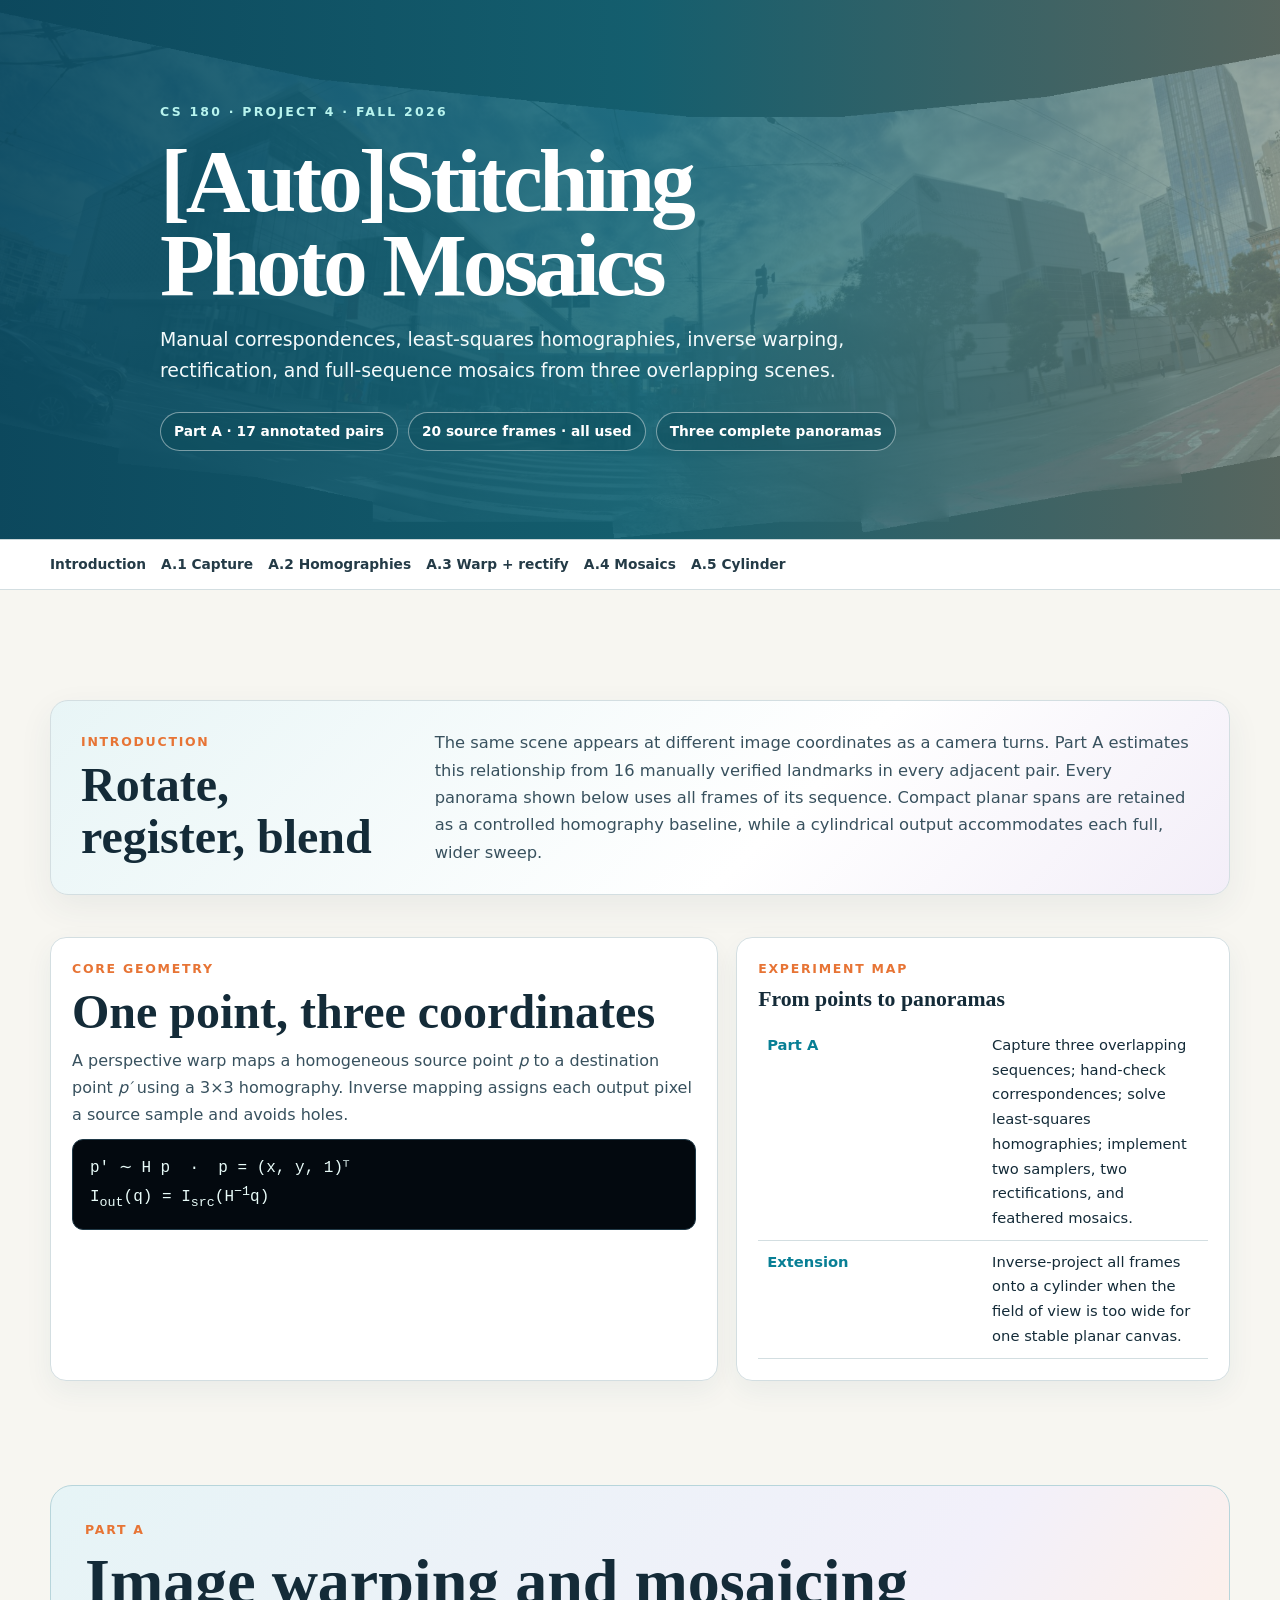
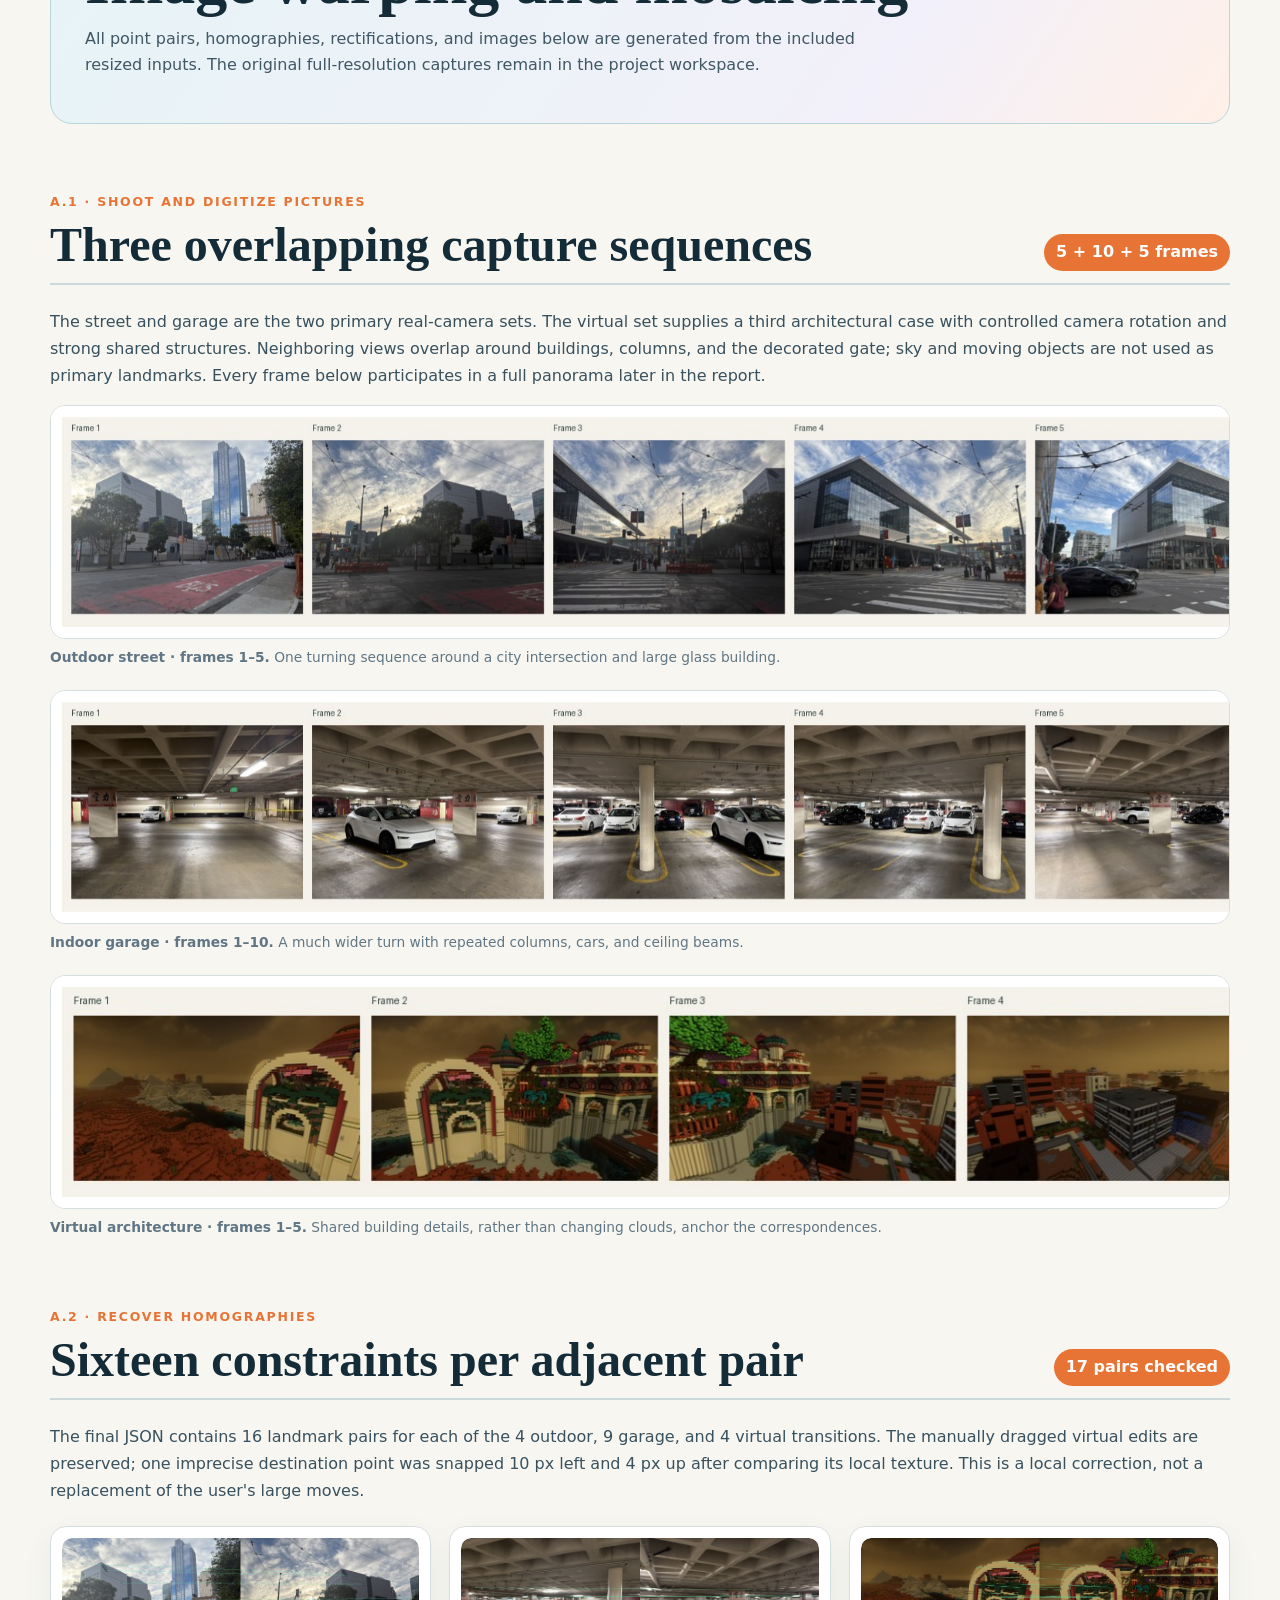
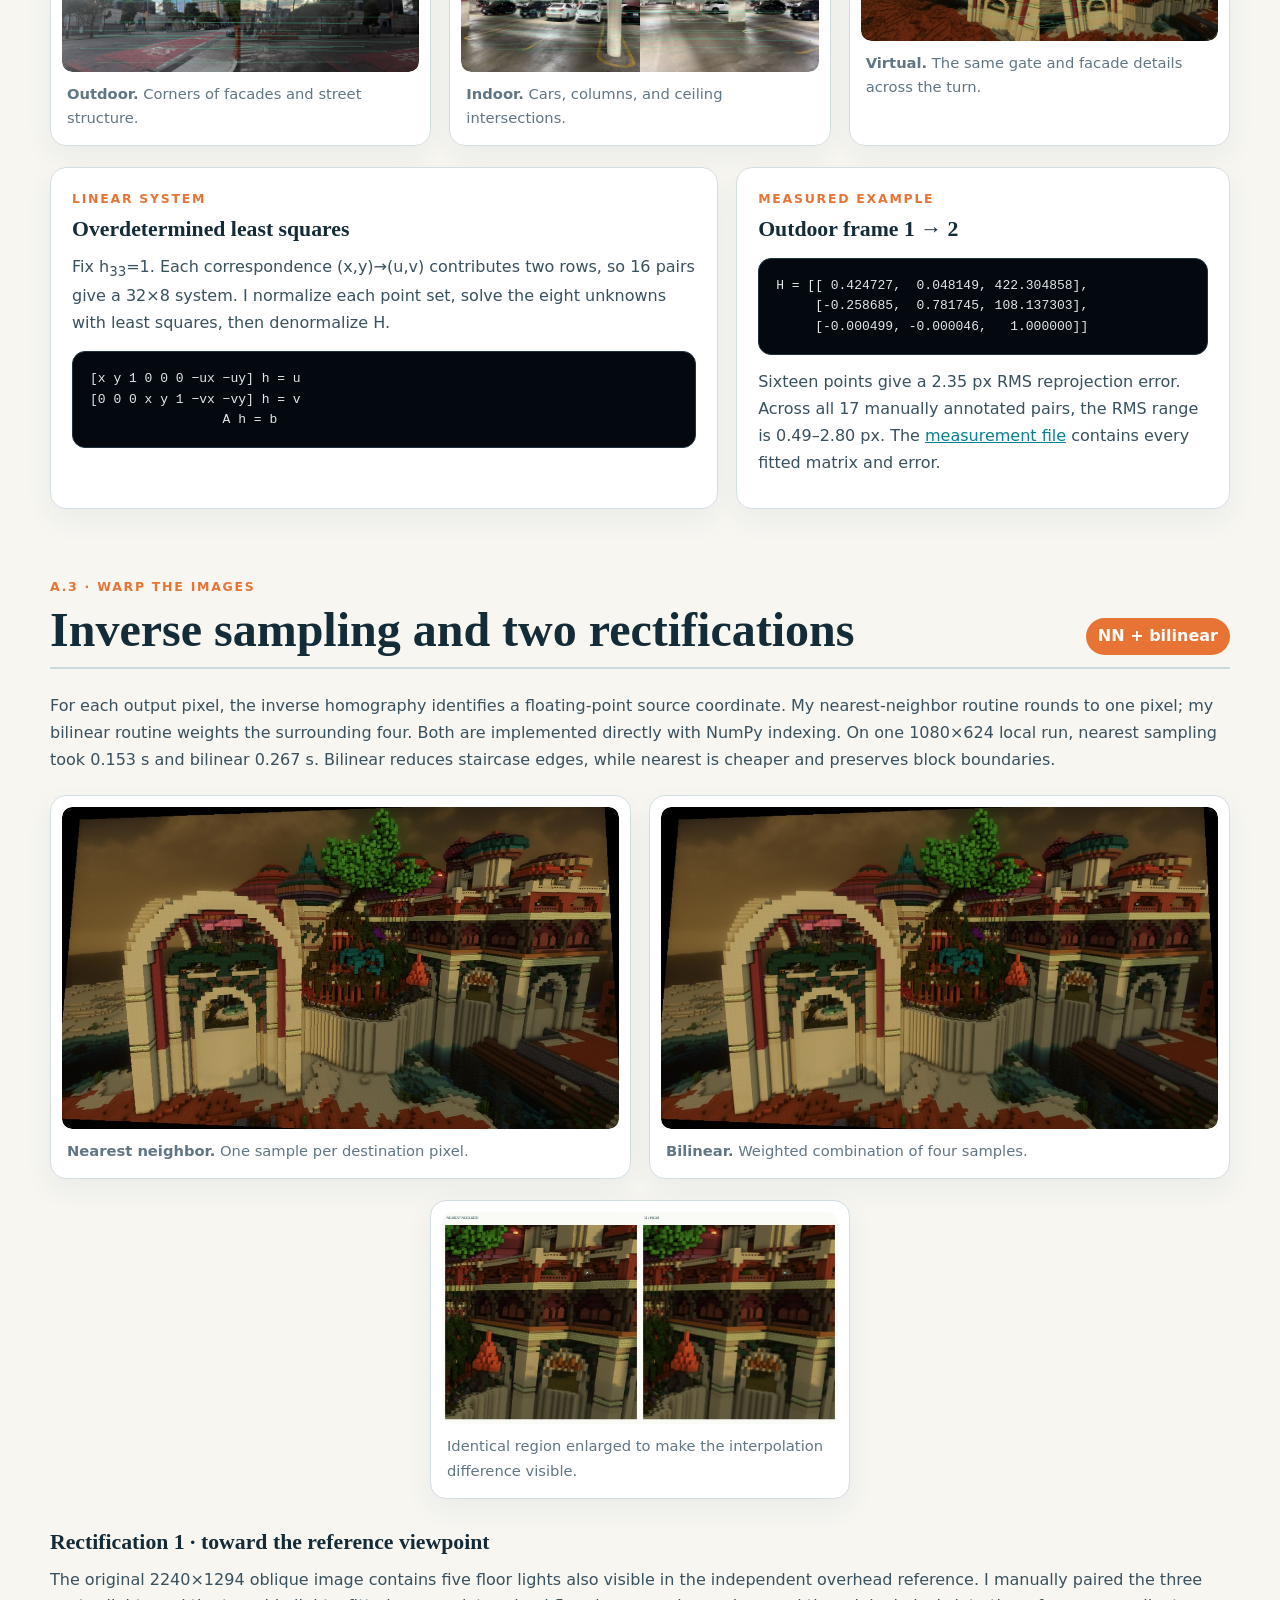
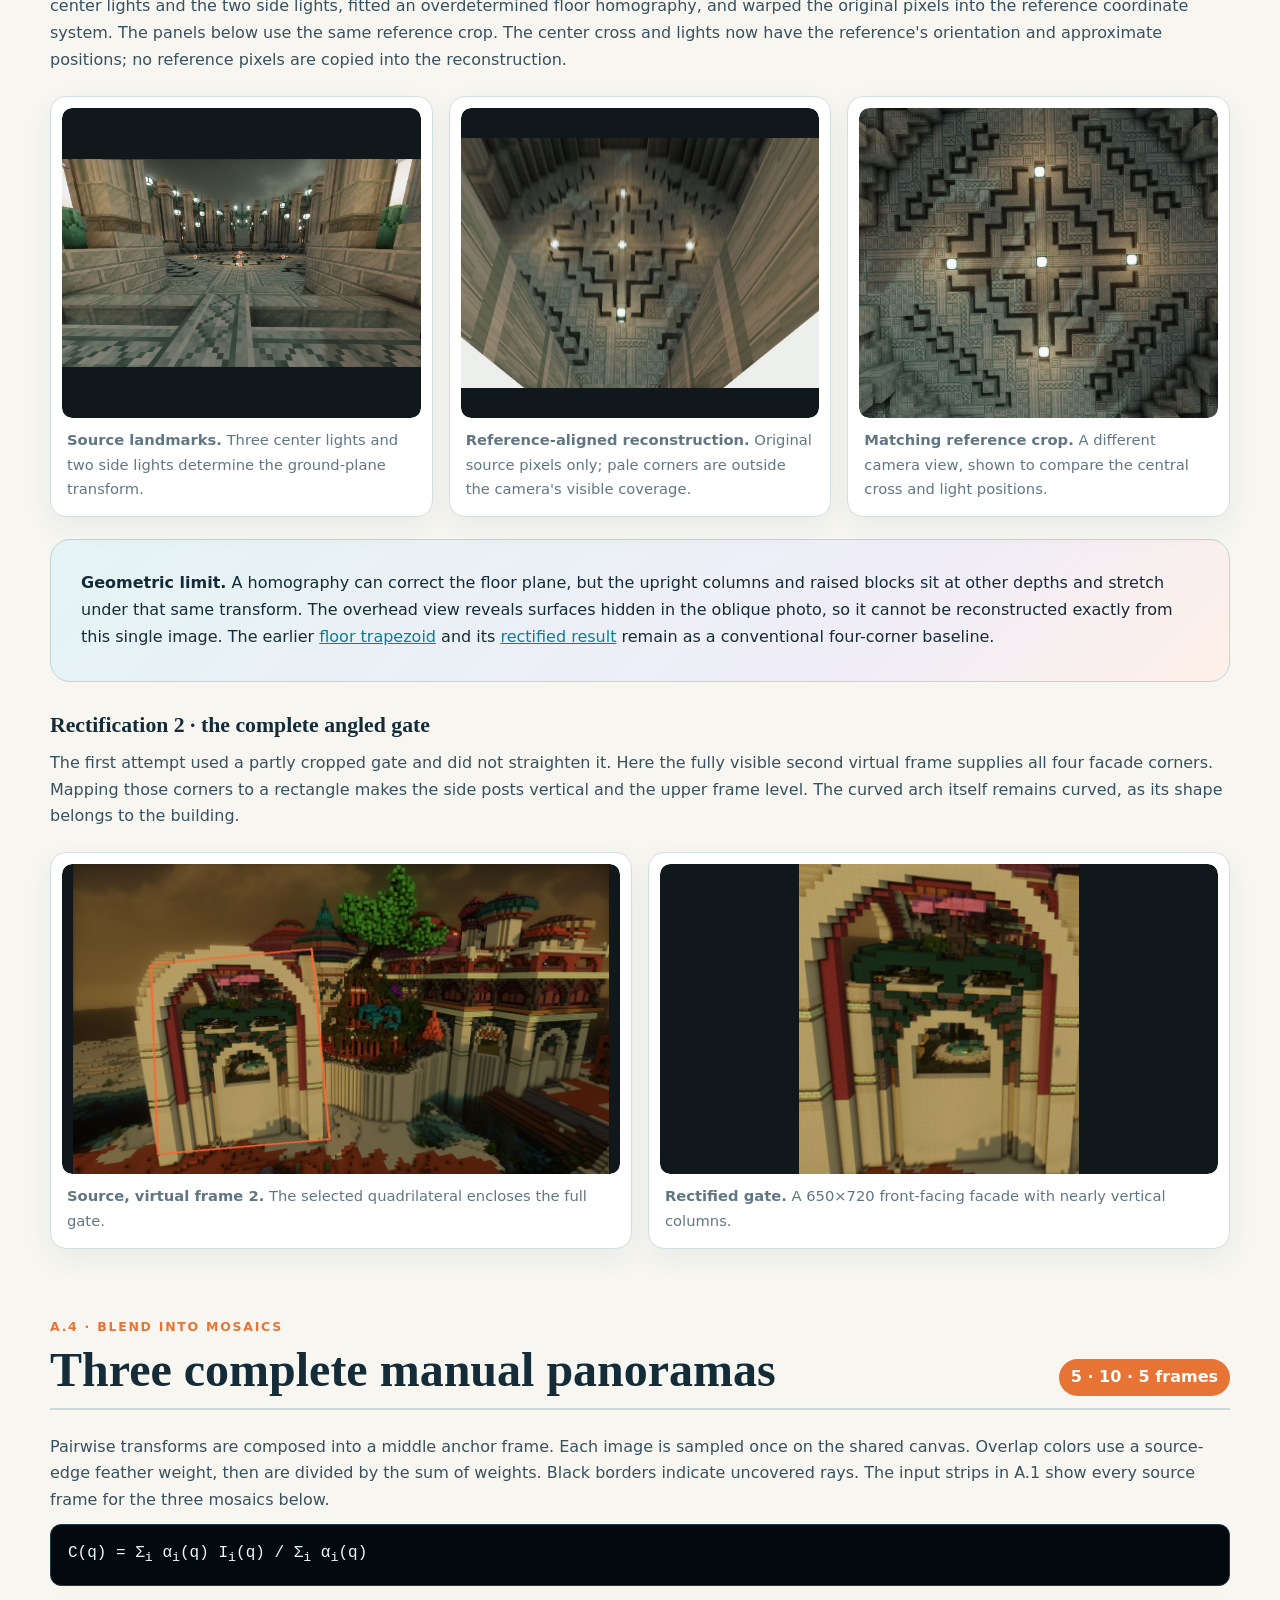
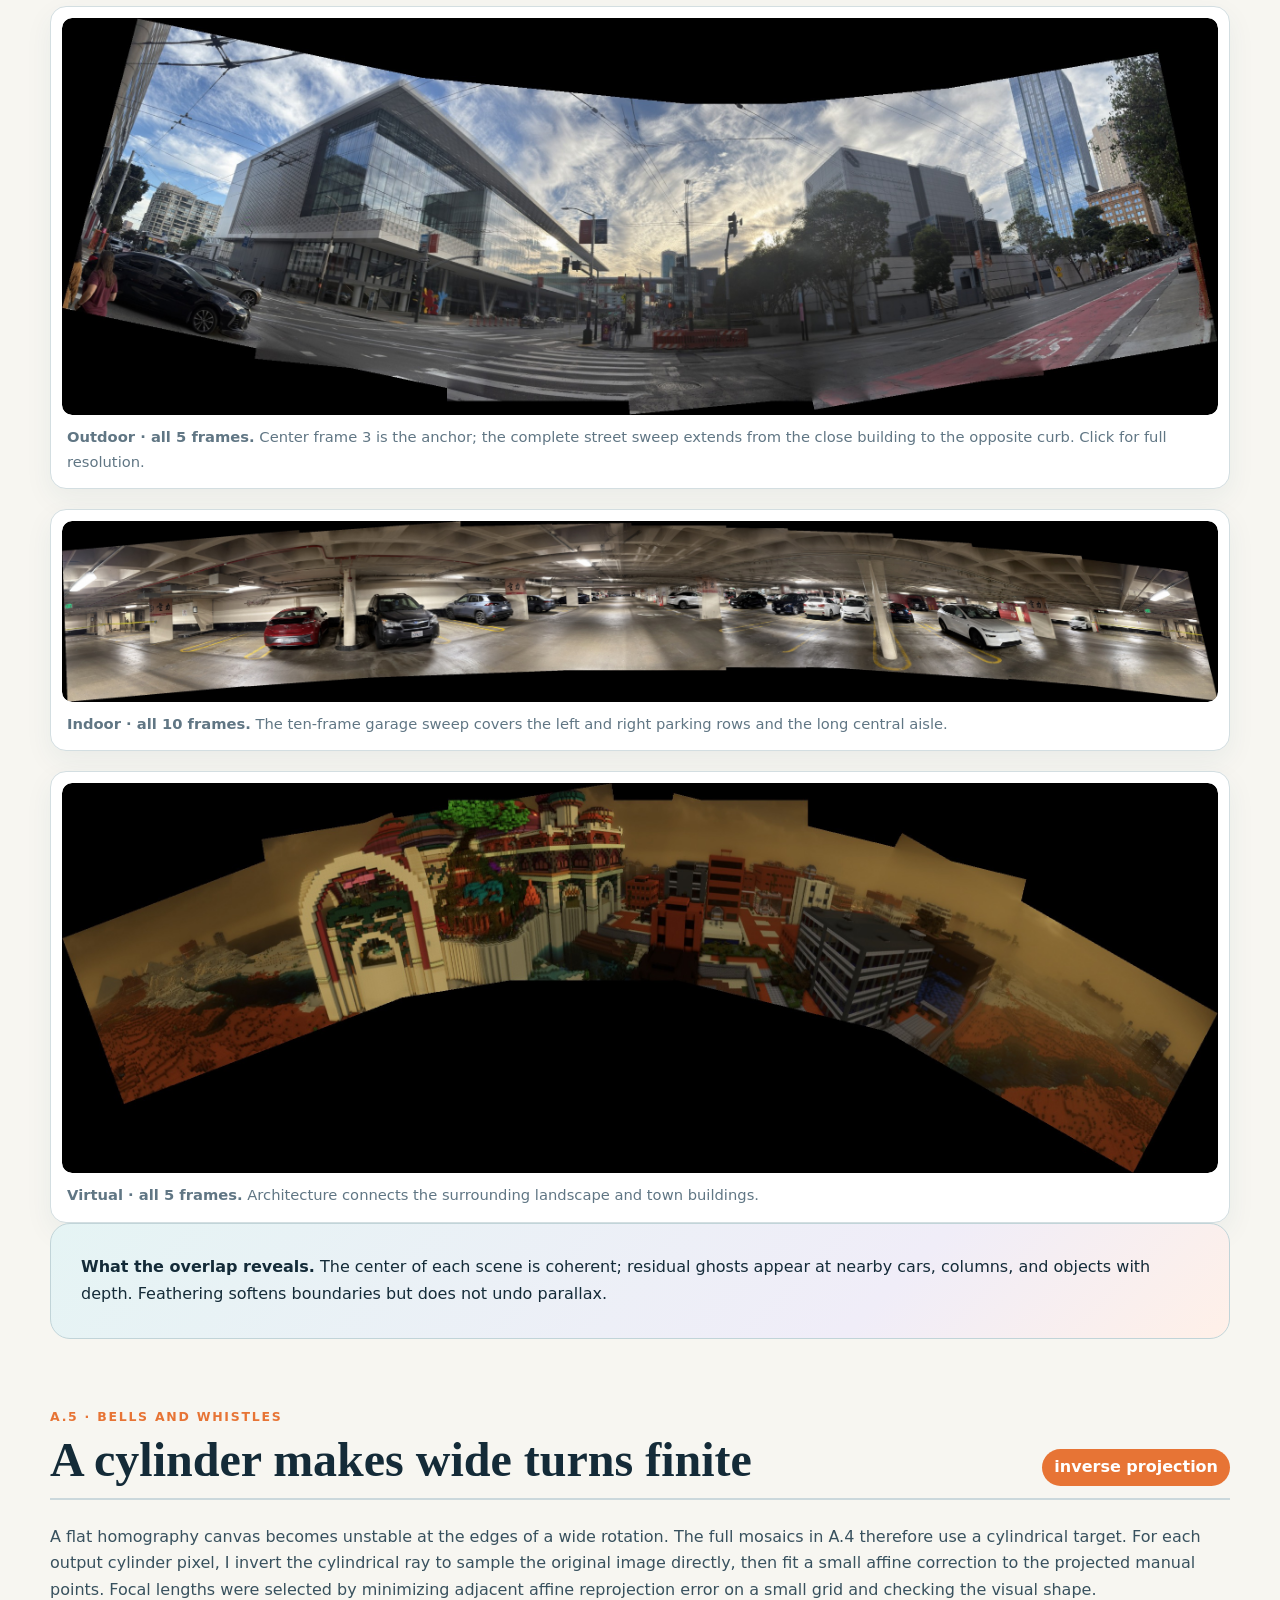
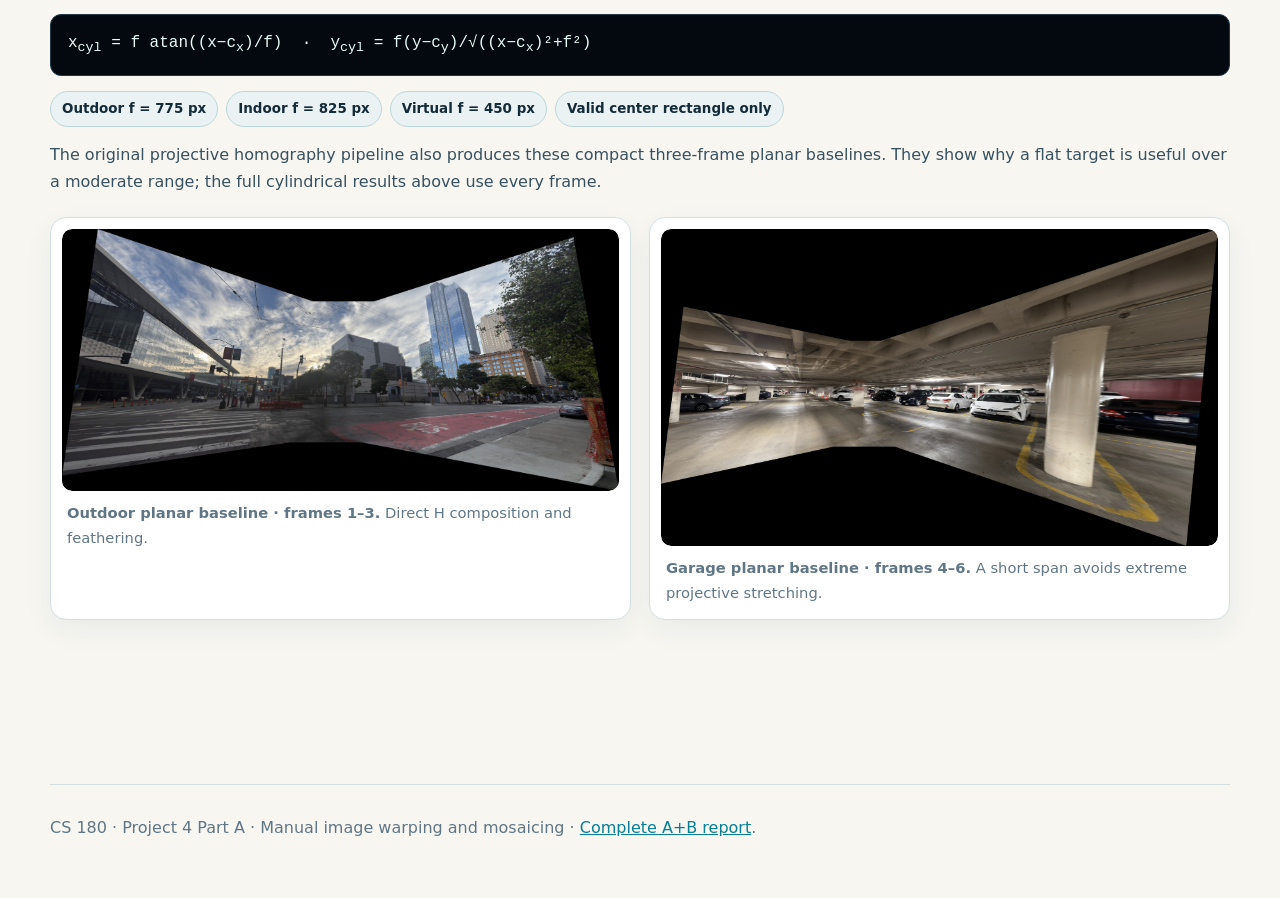
<file: pj4/partA.html>
<!doctype html>
<html lang="en">
<head>
  <meta charset="utf-8">
  <meta name="viewport" content="width=device-width, initial-scale=1">
  <meta name="description" content="CS180 Project 4: homographies, rectification, manual mosaics, MOPS-style feature matching, RANSAC, and full-sequence cylindrical panoramas.">
  <title>Part A · Image Warping and Mosaicing · CS180 Project 4</title>
  <link rel="stylesheet" href="style.css">
</head>
<body>
  <header class="hero">
    <div class="wrap hero-copy">
      <div class="eyebrow">CS 180 · Project 4 · Fall 2026</div>
      <h1>[Auto]Stitching<br>Photo Mosaics</h1>
      <p class="lead">Manual correspondences, least-squares homographies, inverse warping, rectification, and full-sequence mosaics from three overlapping scenes.</p>
      <div class="badges">
        <span class="badge">Part A · 17 annotated pairs</span>
        <span class="badge">20 source frames · all used</span>
        <span class="badge">Three complete panoramas</span>
      </div>
    </div>
  </header>

  <nav class="rubric-nav" aria-label="Project sections"><div class="wrap">
    <a href="#introduction">Introduction</a>
    <a href="#a1">A.1 Capture</a>
    <a href="#a2">A.2 Homographies</a>
    <a href="#a3">A.3 Warp + rectify</a>
    <a href="#a4">A.4 Mosaics</a>
    <a href="#a5">A.5 Cylinder</a>
  </div></nav>

  <main class="wrap">
    <section id="introduction">
      <div class="introduction">
        <div><div class="kicker">Introduction</div><h2>Rotate, register, blend</h2></div>
        <p>The same scene appears at different image coordinates as a camera turns. Part A estimates this relationship from 16 manually verified landmarks in every adjacent pair. Every panorama shown below uses all frames of its sequence. Compact planar spans are retained as a controlled homography baseline, while a cylindrical output accommodates each full, wider sweep.</p>
      </div>
      <div class="method">
        <div class="card">
          <div class="kicker">Core geometry</div><h2>One point, three coordinates</h2>
          <p>A perspective warp maps a homogeneous source point <em>p</em> to a destination point <em>p′</em> using a 3×3 homography. Inverse mapping assigns each output pixel a source sample and avoids holes.</p>
          <div class="formula">p′ ∼ H p &nbsp;·&nbsp; p = (x, y, 1)ᵀ<br>I<sub>out</sub>(q) = I<sub>src</sub>(H<sup>−1</sup>q)</div>
        </div>
        <div class="card">
          <div class="kicker">Experiment map</div><h3>From points to panoramas</h3>
          <table class="mini-table">
            <tr><th>Part A</th><td>Capture three overlapping sequences; hand-check correspondences; solve least-squares homographies; implement two samplers, two rectifications, and feathered mosaics.</td></tr>
            <tr><th>Extension</th><td>Inverse-project all frames onto a cylinder when the field of view is too wide for one stable planar canvas.</td></tr>
          </table>
        </div>
      </div>
    </section>

    <div class="part-divider" id="part-a"><div class="kicker">Part A</div><h2>Image warping and mosaicing</h2><p>All point pairs, homographies, rectifications, and images below are generated from the included resized inputs. The original full-resolution captures remain in the project workspace.</p></div>

    <section id="a1" class="report-section">
      <div class="section-head"><div><div class="kicker">A.1 · Shoot and digitize pictures</div><h2>Three overlapping capture sequences</h2></div><span class="tag">5 + 10 + 5 frames</span></div>
      <p>The street and garage are the two primary real-camera sets. The virtual set supplies a third architectural case with controlled camera rotation and strong shared structures. Neighboring views overlap around buildings, columns, and the decorated gate; sky and moving objects are not used as primary landmarks. Every frame below participates in a full panorama later in the report.</p>
      <div class="source-strip"><a href="assets/ex1_sources.jpg"><img src="assets/ex1_sources.jpg" alt="All five outdoor source frames"></a></div>
      <p class="source-caption"><strong>Outdoor street · frames 1–5.</strong> One turning sequence around a city intersection and large glass building.</p>
      <div class="source-strip"><a href="assets/ex2_sources.jpg"><img src="assets/ex2_sources.jpg" alt="All ten garage source frames"></a></div>
      <p class="source-caption"><strong>Indoor garage · frames 1–10.</strong> A much wider turn with repeated columns, cars, and ceiling beams.</p>
      <div class="source-strip"><a href="assets/ex3_sources.jpg"><img src="assets/ex3_sources.jpg" alt="All five virtual architecture source frames"></a></div>
      <p class="source-caption"><strong>Virtual architecture · frames 1–5.</strong> Shared building details, rather than changing clouds, anchor the correspondences.</p>
    </section>

    <section id="a2" class="report-section">
      <div class="section-head"><div><div class="kicker">A.2 · Recover homographies</div><h2>Sixteen constraints per adjacent pair</h2></div><span class="tag">17 pairs checked</span></div>
      <p>The final JSON contains 16 landmark pairs for each of the 4 outdoor, 9 garage, and 4 virtual transitions. The manually dragged virtual edits are preserved; one imprecise destination point was snapped 10 px left and 4 px up after comparing its local texture. This is a local correction, not a replacement of the user's large moves.</p>
      <div class="figure-grid three">
        <figure><a href="assets/ex1_manual_points.jpg"><img src="assets/ex1_manual_points.jpg" alt="Outdoor manual correspondence lines"></a><figcaption><strong>Outdoor.</strong> Corners of facades and street structure.</figcaption></figure>
        <figure><a href="assets/ex2_manual_points.jpg"><img src="assets/ex2_manual_points.jpg" alt="Indoor manual correspondence lines"></a><figcaption><strong>Indoor.</strong> Cars, columns, and ceiling intersections.</figcaption></figure>
        <figure><a href="assets/ex3_manual_points.jpg"><img src="assets/ex3_manual_points.jpg" alt="Virtual manual correspondence lines"></a><figcaption><strong>Virtual.</strong> The same gate and facade details across the turn.</figcaption></figure>
      </div>
      <div class="method">
        <div class="card">
          <div class="kicker">Linear system</div><h3>Overdetermined least squares</h3>
          <p>Fix h<sub>33</sub>=1. Each correspondence (x,y)→(u,v) contributes two rows, so 16 pairs give a 32×8 system. I normalize each point set, solve the eight unknowns with least squares, then denormalize H.</p>
          <pre>[x y 1 0 0 0 −ux −uy] h = u
[0 0 0 x y 1 −vx −vy] h = v
                 A h = b</pre>
        </div>
        <div class="card">
          <div class="kicker">Measured example</div><h3>Outdoor frame 1 → 2</h3>
          <pre>H = [[ 0.424727,  0.048149, 422.304858],
     [-0.258685,  0.781745, 108.137303],
     [-0.000499, -0.000046,   1.000000]]</pre>
          <p>Sixteen points give a 2.35 px RMS reprojection error. Across all 17 manually annotated pairs, the RMS range is 0.49–2.80 px. The <a href="metrics.json">measurement file</a> contains every fitted matrix and error.</p>
        </div>
      </div>
    </section>

    <section id="a3" class="report-section">
      <div class="section-head"><div><div class="kicker">A.3 · Warp the images</div><h2>Inverse sampling and two rectifications</h2></div><span class="tag">NN + bilinear</span></div>
      <p>For each output pixel, the inverse homography identifies a floating-point source coordinate. My nearest-neighbor routine rounds to one pixel; my bilinear routine weights the surrounding four. Both are implemented directly with NumPy indexing. On one 1080×624 local run, nearest sampling took 0.153 s and bilinear 0.267 s. Bilinear reduces staircase edges, while nearest is cheaper and preserves block boundaries.</p>
      <div class="figure-grid">
        <figure><a href="assets/warp_nearest.jpg"><img src="assets/warp_nearest.jpg" alt="Nearest-neighbor perspective warp"></a><figcaption><strong>Nearest neighbor.</strong> One sample per destination pixel.</figcaption></figure>
        <figure><a href="assets/warp_bilinear.jpg"><img src="assets/warp_bilinear.jpg" alt="Bilinear perspective warp"></a><figcaption><strong>Bilinear.</strong> Weighted combination of four samples.</figcaption></figure>
      </div>
      <figure class="compact-original"><a href="assets/warp_zoom.jpg"><img src="assets/warp_zoom.jpg" alt="Enlarged nearest-neighbor and bilinear interpolation comparison"></a><figcaption>Identical region enlarged to make the interpolation difference visible.</figcaption></figure>
      <h3>Rectification 1 · toward the reference viewpoint</h3>
      <p>The original 2240×1294 oblique image contains five floor lights also visible in the independent overhead reference. I manually paired the three center lights and the two side lights, fitted an overdetermined floor homography, and warped the original pixels into the reference coordinate system. The panels below use the same reference crop. The center cross and lights now have the reference's orientation and approximate positions; no reference pixels are copied into the reconstruction.</p>
      <div class="rectification-grid">
        <figure><a href="assets/rectified_floor_points.jpg"><img src="assets/rectified_floor_points.jpg" alt="Five floor lights marked on the oblique source"></a><figcaption><strong>Source landmarks.</strong> Three center lights and two side lights determine the ground-plane transform.</figcaption></figure>
        <figure><a href="assets/rectified_floor.jpg"><img src="assets/rectified_floor.jpg" alt="Ground floor projected toward the overhead reference view"></a><figcaption><strong>Reference-aligned reconstruction.</strong> Original source pixels only; pale corners are outside the camera's visible coverage.</figcaption></figure>
        <figure class="reference"><a href="assets/rectification_reference_crop.jpg"><img src="assets/rectification_reference_crop.jpg" alt="Matching crop of the independent overhead reference"></a><figcaption><strong>Matching reference crop.</strong> A different camera view, shown to compare the central cross and light positions.</figcaption></figure>
      </div>
      <div class="takeaway"><strong>Geometric limit.</strong> A homography can correct the floor plane, but the upright columns and raised blocks sit at other depths and stretch under that same transform. The overhead view reveals surfaces hidden in the oblique photo, so it cannot be reconstructed exactly from this single image. The earlier <a href="assets/rectified_floor_trapezoid_quad.jpg">floor trapezoid</a> and its <a href="assets/rectified_floor_trapezoid.jpg">rectified result</a> remain as a conventional four-corner baseline.</div>
      <h3>Rectification 2 · the complete angled gate</h3>
      <p>The first attempt used a partly cropped gate and did not straighten it. Here the fully visible second virtual frame supplies all four facade corners. Mapping those corners to a rectangle makes the side posts vertical and the upper frame level. The curved arch itself remains curved, as its shape belongs to the building.</p>
      <div class="rectification-grid two">
        <figure><a href="assets/rectified_facade_quad.jpg"><img src="assets/rectified_facade_quad.jpg" alt="Complete angled gate with four facade corners"></a><figcaption><strong>Source, virtual frame 2.</strong> The selected quadrilateral encloses the full gate.</figcaption></figure>
        <figure><a href="assets/rectified_facade.jpg"><img src="assets/rectified_facade.jpg" alt="Gate rectified to a front-facing rectangle"></a><figcaption><strong>Rectified gate.</strong> A 650×720 front-facing facade with nearly vertical columns.</figcaption></figure>
      </div>
    </section>

    <section id="a4" class="report-section">
      <div class="section-head"><div><div class="kicker">A.4 · Blend into mosaics</div><h2>Three complete manual panoramas</h2></div><span class="tag">5 · 10 · 5 frames</span></div>
      <p>Pairwise transforms are composed into a middle anchor frame. Each image is sampled once on the shared canvas. Overlap colors use a source-edge feather weight, then are divided by the sum of weights. Black borders indicate uncovered rays. The input strips in A.1 show every source frame for the three mosaics below.</p>
      <div class="formula">C(q) = Σ<sub>i</sub> α<sub>i</sub>(q) I<sub>i</sub>(q) / Σ<sub>i</sub> α<sub>i</sub>(q)</div>
      <div class="full-panorama">
        <figure><a href="assets/ex1_manual_full.jpg"><img src="assets/ex1_manual_full.jpg" alt="Full five-frame manual outdoor panorama"></a><figcaption><strong>Outdoor · all 5 frames.</strong> Center frame 3 is the anchor; the complete street sweep extends from the close building to the opposite curb. Click for full resolution.</figcaption></figure>
        <figure><a href="assets/ex2_manual_full.jpg"><img src="assets/ex2_manual_full.jpg" alt="Full ten-frame manual garage panorama"></a><figcaption><strong>Indoor · all 10 frames.</strong> The ten-frame garage sweep covers the left and right parking rows and the long central aisle.</figcaption></figure>
        <figure><a href="assets/ex3_manual_full.jpg"><img src="assets/ex3_manual_full.jpg" alt="Full five-frame manual virtual panorama"></a><figcaption><strong>Virtual · all 5 frames.</strong> Architecture connects the surrounding landscape and town buildings.</figcaption></figure>
      </div>
      <div class="takeaway"><strong>What the overlap reveals.</strong> The center of each scene is coherent; residual ghosts appear at nearby cars, columns, and objects with depth. Feathering softens boundaries but does not undo parallax.</div>
    </section>

    <section id="a5" class="report-section">
      <div class="section-head"><div><div class="kicker">A.5 · Bells and whistles</div><h2>A cylinder makes wide turns finite</h2></div><span class="tag">inverse projection</span></div>
      <p>A flat homography canvas becomes unstable at the edges of a wide rotation. The full mosaics in A.4 therefore use a cylindrical target. For each output cylinder pixel, I invert the cylindrical ray to sample the original image directly, then fit a small affine correction to the projected manual points. Focal lengths were selected by minimizing adjacent affine reprojection error on a small grid and checking the visual shape.</p>
      <div class="formula">x<sub>cyl</sub> = f atan((x−c<sub>x</sub>)/f) &nbsp;·&nbsp;
      y<sub>cyl</sub> = f(y−c<sub>y</sub>)/√((x−c<sub>x</sub>)²+f²)</div>
      <div class="param-list"><span>Outdoor f = 775 px</span><span>Indoor f = 825 px</span><span>Virtual f = 450 px</span><span>Valid center rectangle only</span></div>
      <p>The original projective homography pipeline also produces these compact three-frame planar baselines. They show why a flat target is useful over a moderate range; the full cylindrical results above use every frame.</p>
      <div class="figure-grid">
        <figure><a href="assets/ex1_manual.jpg"><img src="assets/ex1_manual.jpg" alt="Outdoor planar three-frame baseline"></a><figcaption><strong>Outdoor planar baseline · frames 1–3.</strong> Direct H composition and feathering.</figcaption></figure>
        <figure><a href="assets/ex2_manual.jpg"><img src="assets/ex2_manual.jpg" alt="Garage planar three-frame baseline"></a><figcaption><strong>Garage planar baseline · frames 4–6.</strong> A short span avoids extreme projective stretching.</figcaption></figure>
      </div>
    </section>


  </main>
  <footer class="wrap">CS 180 · Project 4 Part A · Manual image warping and mosaicing · <a href="index.html">Complete A+B report</a>.</footer>
</body>
</html>
</file>
<file: pj3/style.css>
:root {
  --ink: #142b38;
  --muted: #607684;
  --paper: #f7f6f1;
  --card: #ffffff;
  --card-2: #edf5f6;
  --teal: #087f95;
  --blue: #2b7ea1;
  --violet: #6859ad;
  --ember: #e77435;
  --line: #d3dee1;
  --soft: #eaf2f3;
}

* { box-sizing: border-box; }
html { scroll-behavior: smooth; }
body {
  margin: 0;
  overflow-x: hidden;
  background: var(--paper);
  color: var(--ink);
  font: 16px/1.68 Inter, ui-sans-serif, system-ui, -apple-system, "Segoe UI", sans-serif;
}
a { color: var(--teal); }
a:hover { color: #075f72; }
img { display: block; max-width: 100%; }
.card, figure, section, .method > *, .figure-grid > *, .introduction > * { min-width: 0; }
h1, h2, h3, p, figcaption { overflow-wrap: anywhere; }
.wrap { width: min(1180px, calc(100vw - 38px)); margin: auto; }

.hero {
  min-height: 560px;
  display: grid;
  align-items: end;
  padding: 76px 0 62px;
  background:
    linear-gradient(90deg, #0d4c62f2 0%, #176b7de0 50%, #798d83b8 100%),
    url("assets/hero-aether.png") center/cover;
  color: #fff;
  border-bottom: 1px solid #cbd7d9;
}
.hero-copy { max-width: 860px; }
.eyebrow {
  color: #b8f4ee;
  text-transform: uppercase;
  letter-spacing: .18em;
  font-weight: 850;
  font-size: .78rem;
}
h1, h2, h3 { font-family: Georgia, "Times New Roman", serif; }
h1 {
  margin: .18em 0;
  font-size: clamp(3rem, 7vw, 6.6rem);
  line-height: .94;
  letter-spacing: -.045em;
}
.lead { max-width: 790px; color: #f4fbfc; font-size: 1.18rem; }
.badges { display: flex; gap: 10px; flex-wrap: wrap; margin-top: 25px; }
.badge {
  border: 1px solid #ffffff70;
  background: #0c4b5a70;
  border-radius: 999px;
  padding: 7px 13px;
  font-weight: 760;
  font-size: .86rem;
}

.rubric-nav {
  position: sticky;
  top: 0;
  z-index: 20;
  background: #fffffff2;
  border-bottom: 1px solid var(--line);
  backdrop-filter: blur(13px);
}
.rubric-nav .wrap {
  display: flex;
  gap: 15px;
  overflow: auto;
  white-space: nowrap;
  padding: 13px 0;
  scrollbar-width: none;
}
.rubric-nav .wrap::-webkit-scrollbar { display: none; }
.rubric-nav a {
  color: #243b47;
  text-decoration: none;
  font-size: .86rem;
  font-weight: 720;
}
.rubric-nav a:hover { color: var(--teal); }

main { padding: 42px 0 96px; }
.introduction {
  display: grid;
  grid-template-columns: minmax(240px, .72fr) minmax(0, 1.7fr);
  gap: 30px;
  align-items: center;
  margin: 0 0 42px;
  padding: 28px 30px;
  background: linear-gradient(135deg, #e8f5f6, #ffffff 62%, #f3eef8);
  border: 1px solid var(--line);
  border-radius: 18px;
  box-shadow: 0 12px 34px #244a5912;
}
.introduction h2 { margin-bottom: 0; }
.introduction p { margin: 0; color: #38515e; font-size: 1.02rem; }
.stat, .card, figure {
  background: var(--card);
  border: 1px solid var(--line);
  border-radius: 16px;
  box-shadow: 0 10px 28px #244a5910;
}
.stat { padding: 20px; }
.stat strong {
  display: block;
  color: var(--teal);
  font: 700 1.65rem/1 Georgia, serif;
  margin-bottom: 8px;
}
.stat span { color: var(--muted); font-size: .91rem; }

section { scroll-margin-top: 72px; margin: 68px 0; }
.part-divider {
  margin-top: 104px;
  padding: 34px;
  border: 1px solid #b7d5db;
  border-radius: 22px;
  background: linear-gradient(125deg, #e6f4f6, #f2f0fa 72%, #fff0e7);
}
.part-divider h2 { margin: 4px 0 8px; font-size: clamp(2.2rem, 5vw, 4rem); }
.part-divider p { max-width: 820px; color: #405764; }
.section-head {
  display: flex;
  align-items: flex-end;
  justify-content: space-between;
  gap: 18px;
  border-bottom: 2px solid #cbd8dc;
  padding-bottom: 12px;
  margin-bottom: 24px;
}
h2 { font-size: clamp(1.9rem, 4vw, 3rem); line-height: 1.08; margin: 0; }
h3 { font-size: 1.36rem; line-height: 1.28; margin: 30px 0 10px; }
.kicker {
  color: var(--ember);
  font-size: .78rem;
  font-weight: 850;
  letter-spacing: .14em;
  text-transform: uppercase;
  margin-bottom: 6px;
}
.tag {
  color: #fff;
  background: var(--ember);
  border-radius: 999px;
  padding: 5px 12px;
  font-weight: 850;
  white-space: nowrap;
}
p { margin: 10px 0; color: #38515e; }
.muted { color: var(--muted); }

.method { display: grid; grid-template-columns: 1.15fr .85fr; gap: 18px; margin: 20px 0; }
.card { padding: 21px; }
.card h3 { margin-top: 0; }
.formula {
  background: #03090f;
  color: #e8fbf8;
  border: 1px solid #203947;
  border-radius: 11px;
  padding: 15px 17px;
  overflow: auto;
  font-family: ui-monospace, SFMono-Regular, Consolas, monospace;
  white-space: normal;
  overflow-wrap: anywhere;
}
.note {
  border-left: 4px solid var(--ember);
  background: #fff0e7;
  padding: 13px 17px;
  margin: 18px 0;
}
.note.check { border-left-color: var(--teal); background: #e7f5f2; }
.pending {
  border: 1px dashed #657985;
  border-radius: 13px;
  padding: 18px;
  color: var(--muted);
  background: #f3f6f6;
}
.pending strong { color: var(--ink); }

.figure-grid {
  display: grid;
  grid-template-columns: repeat(2, minmax(0, 1fr));
  gap: 18px;
  margin: 21px 0;
}
.figure-grid.three { grid-template-columns: repeat(3, minmax(0, 1fr)); }
.compact-failures figure { align-self: start; }
figure { margin: 0; padding: 11px; break-inside: avoid; overflow: hidden; }
figure.full { grid-column: 1 / -1; }
.compact-original { width: min(420px, 100%); margin: 20px auto; }
figure img { width: 100%; border-radius: 10px; background: #eef2f3; }
figure a { display: block; border-radius: 10px; overflow: hidden; }
figure a img { transition: transform .22s ease, filter .22s ease; }
figure a:hover img { transform: scale(1.012); filter: brightness(1.04); }
figcaption { padding: 10px 5px 3px; color: var(--muted); font-size: .92rem; }
.thumbs {
  display: grid;
  grid-template-columns: repeat(4, minmax(0, 1fr));
  gap: 12px;
}
.thumbs figure { border-radius: 12px; padding: 8px; }
.thumbs figcaption { font-size: .82rem; }

.mini-table { width: 100%; max-width: 100%; table-layout: fixed; border-collapse: collapse; font-size: .92rem; }
.mini-table th, .mini-table td {
  padding: 9px;
  border-bottom: 1px solid var(--line);
  text-align: left;
  vertical-align: top;
  overflow-wrap: anywhere;
  word-break: break-word;
}
.mini-table th { color: var(--teal); }
pre {
  margin: 14px 0;
  background: #03090f;
  color: #dfe9ea;
  border: 1px solid #20323d;
  border-radius: 13px;
  padding: 17px;
  overflow: auto;
  font: 13px/1.57 ui-monospace, SFMono-Regular, Consolas, monospace;
}
code { font-family: ui-monospace, SFMono-Regular, Consolas, monospace; }
.pipeline {
  display: grid;
  grid-template-columns: repeat(7, auto);
  gap: 10px;
  align-items: center;
  margin: 22px 0;
}
.step {
  background: var(--soft);
  border: 1px solid #bfd2d6;
  border-radius: 11px;
  padding: 14px;
  text-align: center;
  font-weight: 760;
  font-size: .9rem;
}
.arrow { color: var(--ember); font-size: 1.4rem; font-weight: 900; }
.takeaway {
  background: linear-gradient(135deg, #e5f4f4, #f0edf8 70%, #fff0e8);
  border: 1px solid #c1d4d8;
  border-radius: 20px;
  padding: 30px;
}
.ablation-stack { display: grid; gap: 18px; margin: 21px 0; }
.ablation-intro { display: grid; gap: 10px; }
.ablation-intro h3, .ablation-intro p { margin-bottom: 0; }
.ablation-intro figure { width: 50%; margin: 8px auto 0; }
.ablation-intro figure img { max-height: 470px; object-fit: contain; }
.sample-halves {
  display: grid;
  grid-template-columns: repeat(2, minmax(0, 1fr));
  gap: 18px;
  width: 75%;
  margin: 0 auto;
}
.sample-halves figure img { max-height: 720px; object-fit: contain; }
.conclusion-grid {
  display: grid;
  grid-template-columns: repeat(3, minmax(0, 1fr));
  gap: 18px;
  margin: 22px 0;
}
.conclusion-grid .card h3 { margin-top: 0; color: var(--teal); }
.paired-sweep {
  margin-top: 30px;
  padding-top: 26px;
  border-top: 1px solid var(--line);
}
.sweep-heading {
  display: flex;
  align-items: flex-end;
  justify-content: space-between;
  gap: 18px;
  margin-bottom: 10px;
}
.sweep-heading h3 { margin: 3px 0 0; }
.frosted-grid {
  display: grid;
  grid-template-columns: repeat(4, minmax(0, 1fr));
  gap: 14px;
  margin: 22px 0;
}
.frosted-grid figure {
  padding: 8px;
  border: 1px solid var(--line);
  border-radius: 15px;
  background: rgba(255, 255, 255, .72);
  box-shadow: 0 8px 22px rgba(48, 67, 77, .05);
}
.frosted-grid figure img { aspect-ratio: 1; object-fit: cover; }
.frosted-grid figcaption { font-size: .88rem; line-height: 1.42; }
.frosted-grid .selected-result {
  border-color: #e4a56e;
  background: linear-gradient(135deg, rgba(255, 248, 238, .92), rgba(238, 249, 247, .92));
}
.material-case {
  display: grid;
  grid-template-columns: minmax(210px, 330px) 1fr;
  gap: 22px;
  align-items: center;
  margin: 20px 0;
  padding: 18px;
  border: 1px solid var(--line);
  border-radius: 16px;
  background: #fff;
}
.material-case img { width: 100%; border-radius: 11px; }
.prompt { color: #08798c; font-family: ui-monospace, SFMono-Regular, Consolas, monospace; }
.scale-demo .native-64 {
  width: 64px;
  height: 64px;
  margin: 14px auto 6px;
  border: 1px solid #57717f;
  border-radius: 3px;
}
.download-grid {
  display: grid;
  grid-template-columns: repeat(3, minmax(0, 1fr));
  gap: 12px;
  margin-top: 22px;
}
.download {
  display: flex;
  flex-direction: column;
  min-height: 108px;
  padding: 17px;
  border: 1px solid var(--line);
  border-radius: 14px;
  background: #fff;
  text-decoration: none;
}
.download strong { color: var(--teal); font: 700 1.1rem/1.25 Georgia, serif; }
.download span { margin-top: 7px; color: var(--muted); font-size: .88rem; }
.sources { font-size: .89rem; color: var(--muted); }
footer { border-top: 1px solid var(--line); padding: 30px 0 56px; color: var(--muted); }

@media (max-width: 860px) {
  .method, .figure-grid, .figure-grid.three { grid-template-columns: minmax(0, 1fr); }
  .frosted-grid { grid-template-columns: repeat(2, minmax(0, 1fr)); }
  .conclusion-grid { grid-template-columns: minmax(0, 1fr); }
  .sweep-heading { align-items: flex-start; flex-direction: column; }
  .material-case { grid-template-columns: 1fr; }
  .download-grid { grid-template-columns: 1fr 1fr; }
  .thumbs { grid-template-columns: 1fr 1fr; }
  .pipeline { grid-template-columns: 1fr; }
  .arrow { transform: rotate(90deg); text-align: center; }
  .hero { min-height: 500px; }
}

@media (max-width: 520px) {
  .wrap { width: min(calc(100vw - 24px), 1180px); }
  .introduction { grid-template-columns: 1fr; gap: 14px; padding: 22px; }
  .badge { max-width: 100%; white-space: normal; }
  .thumbs { grid-template-columns: 1fr; }
  .frosted-grid, .sample-halves { grid-template-columns: 1fr; }
  .ablation-intro figure, .sample-halves { width: 100%; }
  .download-grid { grid-template-columns: 1fr; }
  h1 { font-size: 3rem; }
  .section-head { align-items: flex-start; flex-direction: column; }
}

@media print {
  @page { size: A4; margin: 12mm 10mm 15mm; }
  :root { --ink: #17232b; --muted: #52636d; --paper: #fff; --card: #fff; --line: #cfd8dc; }
  body { background: #fff; color: var(--ink); font-size: 10pt; }
  p { color: #293740; }
  .wrap { width: 100%; }
  .hero { min-height: 0; padding: 30px 0; background: #123743 !important; print-color-adjust: exact; }
  .hero h1 { font-size: 35pt; }
  .rubric-nav { display: none; }
  main { padding: 16px 0; }
  section { margin: 20px 0; }
  .hero { break-after: page; }
  .part-divider { break-before: page; }
  .report-section { break-before: auto; }
  footer { display: none; }
  .section-head, h2, h3 { break-after: avoid-page; }
  .keep-block, .ablation-intro { break-inside: avoid-page; }
  .paired-sweep { break-before: page; }
  .introduction { grid-template-columns: .72fr 1.7fr; background: #eef2f3 !important; color: #17232b; box-shadow: none; break-inside: avoid-page; }
  .introduction p { color: #293740; }
  .method { grid-template-columns: 1fr 1fr; break-inside: avoid-page; }
  .method .mini-table th { width: 26%; }
  .figure-grid { grid-template-columns: repeat(2, minmax(0, 1fr)); }
  .frosted-grid { grid-template-columns: repeat(4, minmax(0, 1fr)); gap: 2mm; }
  .frosted-grid figure { padding: 1.2mm; box-shadow: none; }
  .frosted-grid figcaption { font-size: 7.5pt; line-height: 1.3; }
  .figure-grid.three { grid-template-columns: repeat(3, minmax(0, 1fr)); }
  .sample-halves { grid-template-columns: repeat(2, minmax(0, 1fr)); width: 75%; }
  .ablation-intro figure { width: 50%; }
  .conclusion-grid { grid-template-columns: repeat(3, minmax(0, 1fr)); }
  .thumbs { grid-template-columns: repeat(4, minmax(0, 1fr)); }
  .material-case { grid-template-columns: minmax(170px, 260px) 1fr; }
  .download-grid { grid-template-columns: repeat(3, minmax(0, 1fr)); }
  .download-grid { gap: 6px; margin-top: 12px; break-inside: avoid-page; }
  .download { min-height: 0; padding: 9px 10px; }
  .download strong { font-size: .98rem; }
  .download span { margin-top: 3px; font-size: .76rem; }
  figure { break-inside: avoid-page; }
  figure, .card, .stat { box-shadow: none; background: #fff; }
  .card { break-inside: avoid-page; }
  .takeaway { background: #eef2f3 !important; color: #17232b; border-color: #c9d3d7; }
  .takeaway strong { color: inherit; }
  .download { background: #fff; }
  .formula, pre { background: #eef2f3; color: #17232b; border-color: #c9d3d7; }
  .part-divider { background: #e9edf7; color: #17232b; }
  .part-divider p { color: #293740; }
}
</file>
<file: pj4/style.css>
:root {
  --ink: #142b38;
  --muted: #607684;
  --paper: #f7f6f1;
  --card: #ffffff;
  --card-2: #edf5f6;
  --teal: #087f95;
  --blue: #2b7ea1;
  --violet: #6859ad;
  --ember: #e77435;
  --line: #d3dee1;
  --soft: #eaf2f3;
}

* { box-sizing: border-box; }
html { scroll-behavior: smooth; }
body {
  margin: 0;
  overflow-x: hidden;
  background: var(--paper);
  color: var(--ink);
  font: 16px/1.68 Inter, ui-sans-serif, system-ui, -apple-system, "Segoe UI", sans-serif;
}
a { color: var(--teal); }
a:hover { color: #075f72; }
img { display: block; max-width: 100%; }
.card, figure, section, .method > *, .figure-grid > *, .introduction > * { min-width: 0; }
h1, h2, h3, p, figcaption { overflow-wrap: anywhere; }
.wrap { width: min(1180px, calc(100vw - 38px)); margin: auto; }

.hero {
  min-height: 560px;
  display: grid;
  align-items: end;
  padding: 76px 0 62px;
  background:
    linear-gradient(90deg, #0d4c62f2 0%, #176b7de0 50%, #798d83b8 100%),
    url("assets/ex1_automatic_full.jpg") center 44%/cover;
  color: #fff;
  border-bottom: 1px solid #cbd7d9;
}
.hero-copy { max-width: 860px; }
.eyebrow {
  color: #b8f4ee;
  text-transform: uppercase;
  letter-spacing: .18em;
  font-weight: 850;
  font-size: .78rem;
}
h1, h2, h3 { font-family: Georgia, "Times New Roman", serif; }
h1 {
  margin: .18em 0;
  font-size: clamp(3rem, 7vw, 6.6rem);
  line-height: .94;
  letter-spacing: -.045em;
}
.lead { max-width: 790px; color: #f4fbfc; font-size: 1.18rem; }
.badges { display: flex; gap: 10px; flex-wrap: wrap; margin-top: 25px; }
.badge {
  border: 1px solid #ffffff70;
  background: #0c4b5a70;
  border-radius: 999px;
  padding: 7px 13px;
  font-weight: 760;
  font-size: .86rem;
}

.rubric-nav {
  position: sticky;
  top: 0;
  z-index: 20;
  background: #fffffff2;
  border-bottom: 1px solid var(--line);
  backdrop-filter: blur(13px);
}
.rubric-nav .wrap {
  display: flex;
  gap: 15px;
  overflow: auto;
  white-space: nowrap;
  padding: 13px 0;
  scrollbar-width: none;
}
.rubric-nav .wrap::-webkit-scrollbar { display: none; }
.rubric-nav a {
  color: #243b47;
  text-decoration: none;
  font-size: .86rem;
  font-weight: 720;
}
.rubric-nav a:hover { color: var(--teal); }

main { padding: 42px 0 96px; }
.introduction {
  display: grid;
  grid-template-columns: minmax(240px, .72fr) minmax(0, 1.7fr);
  gap: 30px;
  align-items: center;
  margin: 0 0 42px;
  padding: 28px 30px;
  background: linear-gradient(135deg, #e8f5f6, #ffffff 62%, #f3eef8);
  border: 1px solid var(--line);
  border-radius: 18px;
  box-shadow: 0 12px 34px #244a5912;
}
.introduction h2 { margin-bottom: 0; }
.introduction p { margin: 0; color: #38515e; font-size: 1.02rem; }
.stat, .card, figure {
  background: var(--card);
  border: 1px solid var(--line);
  border-radius: 16px;
  box-shadow: 0 10px 28px #244a5910;
}
.stat { padding: 20px; }
.stat strong {
  display: block;
  color: var(--teal);
  font: 700 1.65rem/1 Georgia, serif;
  margin-bottom: 8px;
}
.stat span { color: var(--muted); font-size: .91rem; }

section { scroll-margin-top: 72px; margin: 68px 0; }
.part-divider {
  margin-top: 104px;
  padding: 34px;
  border: 1px solid #b7d5db;
  border-radius: 22px;
  background: linear-gradient(125deg, #e6f4f6, #f2f0fa 72%, #fff0e7);
}
.part-divider h2 { margin: 4px 0 8px; font-size: clamp(2.2rem, 5vw, 4rem); }
.part-divider p { max-width: 820px; color: #405764; }
.section-head {
  display: flex;
  align-items: flex-end;
  justify-content: space-between;
  gap: 18px;
  border-bottom: 2px solid #cbd8dc;
  padding-bottom: 12px;
  margin-bottom: 24px;
}
h2 { font-size: clamp(1.9rem, 4vw, 3rem); line-height: 1.08; margin: 0; }
h3 { font-size: 1.36rem; line-height: 1.28; margin: 30px 0 10px; }
.kicker {
  color: var(--ember);
  font-size: .78rem;
  font-weight: 850;
  letter-spacing: .14em;
  text-transform: uppercase;
  margin-bottom: 6px;
}
.tag {
  color: #fff;
  background: var(--ember);
  border-radius: 999px;
  padding: 5px 12px;
  font-weight: 850;
  white-space: nowrap;
}
p { margin: 10px 0; color: #38515e; }
.muted { color: var(--muted); }

.method { display: grid; grid-template-columns: 1.15fr .85fr; gap: 18px; margin: 20px 0; }
.card { padding: 21px; }
.card h3 { margin-top: 0; }
.formula {
  background: #03090f;
  color: #e8fbf8;
  border: 1px solid #203947;
  border-radius: 11px;
  padding: 15px 17px;
  overflow: auto;
  font-family: ui-monospace, SFMono-Regular, Consolas, monospace;
  white-space: normal;
  overflow-wrap: anywhere;
}
.note {
  border-left: 4px solid var(--ember);
  background: #fff0e7;
  padding: 13px 17px;
  margin: 18px 0;
}
.note.check { border-left-color: var(--teal); background: #e7f5f2; }
.pending {
  border: 1px dashed #657985;
  border-radius: 13px;
  padding: 18px;
  color: var(--muted);
  background: #f3f6f6;
}
.pending strong { color: var(--ink); }

.figure-grid {
  display: grid;
  grid-template-columns: repeat(2, minmax(0, 1fr));
  gap: 18px;
  margin: 21px 0;
}
.figure-grid.three { grid-template-columns: repeat(3, minmax(0, 1fr)); }
.compact-failures figure { align-self: start; }
figure { margin: 0; padding: 11px; break-inside: avoid; overflow: hidden; }
figure.full { grid-column: 1 / -1; }
.compact-original { width: min(420px, 100%); margin: 20px auto; }
figure img { width: 100%; border-radius: 10px; background: #eef2f3; }
figure a { display: block; border-radius: 10px; overflow: hidden; }
figure a img { transition: transform .22s ease, filter .22s ease; }
figure a:hover img { transform: scale(1.012); filter: brightness(1.04); }
figcaption { padding: 10px 5px 3px; color: var(--muted); font-size: .92rem; }
.thumbs {
  display: grid;
  grid-template-columns: repeat(4, minmax(0, 1fr));
  gap: 12px;
}
.thumbs figure { border-radius: 12px; padding: 8px; }
.thumbs figcaption { font-size: .82rem; }

.mini-table { width: 100%; max-width: 100%; table-layout: fixed; border-collapse: collapse; font-size: .92rem; }
.mini-table th, .mini-table td {
  padding: 9px;
  border-bottom: 1px solid var(--line);
  text-align: left;
  vertical-align: top;
  overflow-wrap: anywhere;
  word-break: break-word;
}
.mini-table th { color: var(--teal); }
pre {
  margin: 14px 0;
  background: #03090f;
  color: #dfe9ea;
  border: 1px solid #20323d;
  border-radius: 13px;
  padding: 17px;
  overflow: auto;
  font: 13px/1.57 ui-monospace, SFMono-Regular, Consolas, monospace;
}
code { font-family: ui-monospace, SFMono-Regular, Consolas, monospace; }
.pipeline {
  display: grid;
  grid-template-columns: repeat(7, auto);
  gap: 10px;
  align-items: center;
  margin: 22px 0;
}
.step {
  background: var(--soft);
  border: 1px solid #bfd2d6;
  border-radius: 11px;
  padding: 14px;
  text-align: center;
  font-weight: 760;
  font-size: .9rem;
}
.arrow { color: var(--ember); font-size: 1.4rem; font-weight: 900; }
.takeaway {
  background: linear-gradient(135deg, #e5f4f4, #f0edf8 70%, #fff0e8);
  border: 1px solid #c1d4d8;
  border-radius: 20px;
  padding: 30px;
}
.ablation-stack { display: grid; gap: 18px; margin: 21px 0; }
.ablation-intro { display: grid; gap: 10px; }
.ablation-intro h3, .ablation-intro p { margin-bottom: 0; }
.ablation-intro figure { width: 50%; margin: 8px auto 0; }
.ablation-intro figure img { max-height: 470px; object-fit: contain; }
.sample-halves {
  display: grid;
  grid-template-columns: repeat(2, minmax(0, 1fr));
  gap: 18px;
  width: 75%;
  margin: 0 auto;
}
.sample-halves figure img { max-height: 720px; object-fit: contain; }
.conclusion-grid {
  display: grid;
  grid-template-columns: repeat(3, minmax(0, 1fr));
  gap: 18px;
  margin: 22px 0;
}
.conclusion-grid .card h3 { margin-top: 0; color: var(--teal); }
.paired-sweep {
  margin-top: 30px;
  padding-top: 26px;
  border-top: 1px solid var(--line);
}
.sweep-heading {
  display: flex;
  align-items: flex-end;
  justify-content: space-between;
  gap: 18px;
  margin-bottom: 10px;
}
.sweep-heading h3 { margin: 3px 0 0; }
.frosted-grid {
  display: grid;
  grid-template-columns: repeat(4, minmax(0, 1fr));
  gap: 14px;
  margin: 22px 0;
}
.frosted-grid figure {
  padding: 8px;
  border: 1px solid var(--line);
  border-radius: 15px;
  background: rgba(255, 255, 255, .72);
  box-shadow: 0 8px 22px rgba(48, 67, 77, .05);
}
.frosted-grid figure img { aspect-ratio: 1; object-fit: cover; }
.frosted-grid figcaption { font-size: .88rem; line-height: 1.42; }
.frosted-grid .selected-result {
  border-color: #e4a56e;
  background: linear-gradient(135deg, rgba(255, 248, 238, .92), rgba(238, 249, 247, .92));
}
.material-case {
  display: grid;
  grid-template-columns: minmax(210px, 330px) 1fr;
  gap: 22px;
  align-items: center;
  margin: 20px 0;
  padding: 18px;
  border: 1px solid var(--line);
  border-radius: 16px;
  background: #fff;
}
.material-case img { width: 100%; border-radius: 11px; }
.prompt { color: #08798c; font-family: ui-monospace, SFMono-Regular, Consolas, monospace; }
.scale-demo .native-64 {
  width: 64px;
  height: 64px;
  margin: 14px auto 6px;
  border: 1px solid #57717f;
  border-radius: 3px;
}
.download-grid {
  display: grid;
  grid-template-columns: repeat(3, minmax(0, 1fr));
  gap: 12px;
  margin-top: 22px;
}
.download {
  display: flex;
  flex-direction: column;
  min-height: 108px;
  padding: 17px;
  border: 1px solid var(--line);
  border-radius: 14px;
  background: #fff;
  text-decoration: none;
}
.download strong { color: var(--teal); font: 700 1.1rem/1.25 Georgia, serif; }
.download span { margin-top: 7px; color: var(--muted); font-size: .88rem; }
.sources { font-size: .89rem; color: var(--muted); }
footer { border-top: 1px solid var(--line); padding: 30px 0 56px; color: var(--muted); }

@media (max-width: 860px) {
  .method, .figure-grid, .figure-grid.three { grid-template-columns: minmax(0, 1fr); }
  .frosted-grid { grid-template-columns: repeat(2, minmax(0, 1fr)); }
  .conclusion-grid { grid-template-columns: minmax(0, 1fr); }
  .sweep-heading { align-items: flex-start; flex-direction: column; }
  .material-case { grid-template-columns: 1fr; }
  .download-grid { grid-template-columns: 1fr 1fr; }
  .thumbs { grid-template-columns: 1fr 1fr; }
  .pipeline { grid-template-columns: 1fr; }
  .arrow { transform: rotate(90deg); text-align: center; }
  .hero { min-height: 500px; }
}

@media (max-width: 520px) {
  .wrap { width: min(calc(100vw - 24px), 1180px); }
  .introduction { grid-template-columns: 1fr; gap: 14px; padding: 22px; }
  .badge { max-width: 100%; white-space: normal; }
  .thumbs { grid-template-columns: 1fr; }
  .frosted-grid, .sample-halves { grid-template-columns: 1fr; }
  .ablation-intro figure, .sample-halves { width: 100%; }
  .download-grid { grid-template-columns: 1fr; }
  h1 { font-size: 3rem; }
  .section-head { align-items: flex-start; flex-direction: column; }
}

@media print {
  @page { size: A4; margin: 12mm 10mm 15mm; }
  :root { --ink: #17232b; --muted: #52636d; --paper: #fff; --card: #fff; --line: #cfd8dc; }
  body { background: #fff; color: var(--ink); font-size: 10pt; }
  p { color: #293740; }
  .wrap { width: 100%; }
  .hero { min-height: 0; padding: 30px 0; background: #123743 !important; print-color-adjust: exact; }
  .hero h1 { font-size: 35pt; }
  .rubric-nav { display: none; }
  main { padding: 16px 0; }
  section { margin: 20px 0; }
  .hero { break-after: page; }
  .part-divider { break-before: page; }
  .report-section { break-before: auto; }
  footer { display: none; }
  .section-head, h2, h3 { break-after: avoid-page; }
  .keep-block, .ablation-intro { break-inside: avoid-page; }
  .paired-sweep { break-before: page; }
  .introduction { grid-template-columns: .72fr 1.7fr; background: #eef2f3 !important; color: #17232b; box-shadow: none; break-inside: avoid-page; }
  .introduction p { color: #293740; }
  .method { grid-template-columns: 1fr 1fr; break-inside: avoid-page; }
  .method .mini-table th { width: 26%; }
  .figure-grid { grid-template-columns: repeat(2, minmax(0, 1fr)); }
  .frosted-grid { grid-template-columns: repeat(4, minmax(0, 1fr)); gap: 2mm; }
  .frosted-grid figure { padding: 1.2mm; box-shadow: none; }
  .frosted-grid figcaption { font-size: 7.5pt; line-height: 1.3; }
  .figure-grid.three { grid-template-columns: repeat(3, minmax(0, 1fr)); }
  .sample-halves { grid-template-columns: repeat(2, minmax(0, 1fr)); width: 75%; }
  .ablation-intro figure { width: 50%; }
  .conclusion-grid { grid-template-columns: repeat(3, minmax(0, 1fr)); }
  .thumbs { grid-template-columns: repeat(4, minmax(0, 1fr)); }
  .material-case { grid-template-columns: minmax(170px, 260px) 1fr; }
  .download-grid { grid-template-columns: repeat(3, minmax(0, 1fr)); }
  .download-grid { gap: 6px; margin-top: 12px; break-inside: avoid-page; }
  .download { min-height: 0; padding: 9px 10px; }
  .download strong { font-size: .98rem; }
  .download span { margin-top: 3px; font-size: .76rem; }
  figure { break-inside: avoid-page; }
  figure, .card, .stat { box-shadow: none; background: #fff; }
  .card { break-inside: avoid-page; }
  .takeaway { background: #eef2f3 !important; color: #17232b; border-color: #c9d3d7; }
  .takeaway strong { color: inherit; }
  .download { background: #fff; }
  .formula, pre { background: #eef2f3; color: #17232b; border-color: #c9d3d7; }
  .part-divider { background: #e9edf7; color: #17232b; }
  .part-divider p { color: #293740; }
}

/* Project 4 report additions, retaining the Project 3 color and type system. */
.hero { min-height: 540px; background-position: center 48%; }
.hero-copy { max-width: 960px; }
.rubric-nav a { flex: 0 0 auto; }
.source-strip {
  overflow-x: auto;
  padding: 11px;
  margin: 15px 0 7px;
  border: 1px solid var(--line);
  border-radius: 15px;
  background: #fff;
}
.source-strip img { display: block; width: auto; max-width: none; height: 210px; }
.source-caption { font-size: .86rem; color: var(--muted); margin: 4px 0 21px; }
.panorama-pair {
  display: grid;
  grid-template-columns: repeat(2, minmax(0, 1fr));
  gap: 18px;
  margin: 15px 0 35px;
}
.panorama-pair figure img { background: #05090d; min-height: 140px; object-fit: contain; }
.panorama-pair figcaption { font-size: .88rem; }
.panorama-pair .pair-label {
  display: block;
  color: var(--teal);
  text-transform: uppercase;
  font-size: .75rem;
  letter-spacing: .14em;
  font-weight: 850;
  margin: 3px 4px 8px;
}
.rectification-grid { display: grid; grid-template-columns: repeat(3, minmax(0, 1fr)); gap: 16px; margin: 22px 0; }
.rectification-grid.two { grid-template-columns: repeat(2, minmax(0, 1fr)); }
.rectification-grid figure img { height: 310px; object-fit: contain; background: #10181b; }
.rectification-grid .reference img { object-fit: cover; }
.param-list { display: flex; flex-wrap: wrap; gap: 8px; margin: 15px 0; }
.param-list span { border: 1px solid #bcd4d8; background: var(--soft); border-radius: 999px; padding: 6px 11px; font-size: .84rem; font-weight: 720; }
.metric-table { width: 100%; border-collapse: collapse; font-size: .85rem; }
.metric-table th,.metric-table td { padding: 8px 10px; text-align: left; border-bottom: 1px solid var(--line); }
.metric-table th { color: var(--teal); }
.metric-table td:nth-child(n+2) { font-variant-numeric: tabular-nums; }
.metric-grid { display: grid; grid-template-columns: repeat(3,minmax(0,1fr)); gap: 16px; }
.metric-grid .card { overflow-x: auto; }
.full-panorama figure { margin-top: 20px; }
.full-panorama figure img { background: #05090d; }
.anchor-note { margin-top: -4px; font-size: .87rem; color: var(--muted); }
.qa-note { border-left: 4px solid var(--ember); background: #fff0e7; padding: 15px 19px; margin: 18px 0; border-radius: 0 11px 11px 0; }
.figure-grid.slim figure img { max-height: 340px; object-fit: contain; }
.section-summary { max-width: 900px; }
@media (max-width:860px) {
  .panorama-pair,.rectification-grid,.rectification-grid.two,.metric-grid { grid-template-columns: 1fr; }
  .rectification-grid figure img { height: auto; max-height: 450px; }
}
@media print {
  .hero { min-height: 258mm; padding: 16mm; align-items: center; break-after: page; }
  .conclusion-grid h3 { font-size: 12pt; line-height: 1.25; overflow-wrap: normal; }
  pre { white-space: pre-wrap; overflow-wrap: anywhere; font-size: 7.5pt; }
  .source-strip { overflow: hidden; break-inside: avoid; }
  .source-strip img { width: 100%; height: auto; }
  .panorama-pair { grid-template-columns: repeat(2,minmax(0,1fr)); gap: 7px; break-inside: avoid-page; }
  .panorama-pair figure { padding: 5px; }
  .panorama-pair figure img { min-height: 0; }
  .rectification-grid { grid-template-columns: repeat(3,minmax(0,1fr)); gap: 6px; }
  .rectification-grid.two { grid-template-columns: repeat(2,minmax(0,1fr)); }
  .rectification-grid figure img { height: auto; max-height: 175px; }
  .metric-grid { grid-template-columns: repeat(3,minmax(0,1fr)); gap: 6px; }
  .metric-table { font-size: 7pt; }
  .metric-table th,.metric-table td { padding: 3px; }
  .param-list span { font-size: 7pt; padding: 3px 7px; }
  .full-panorama { break-inside: avoid-page; }
}
</file>
